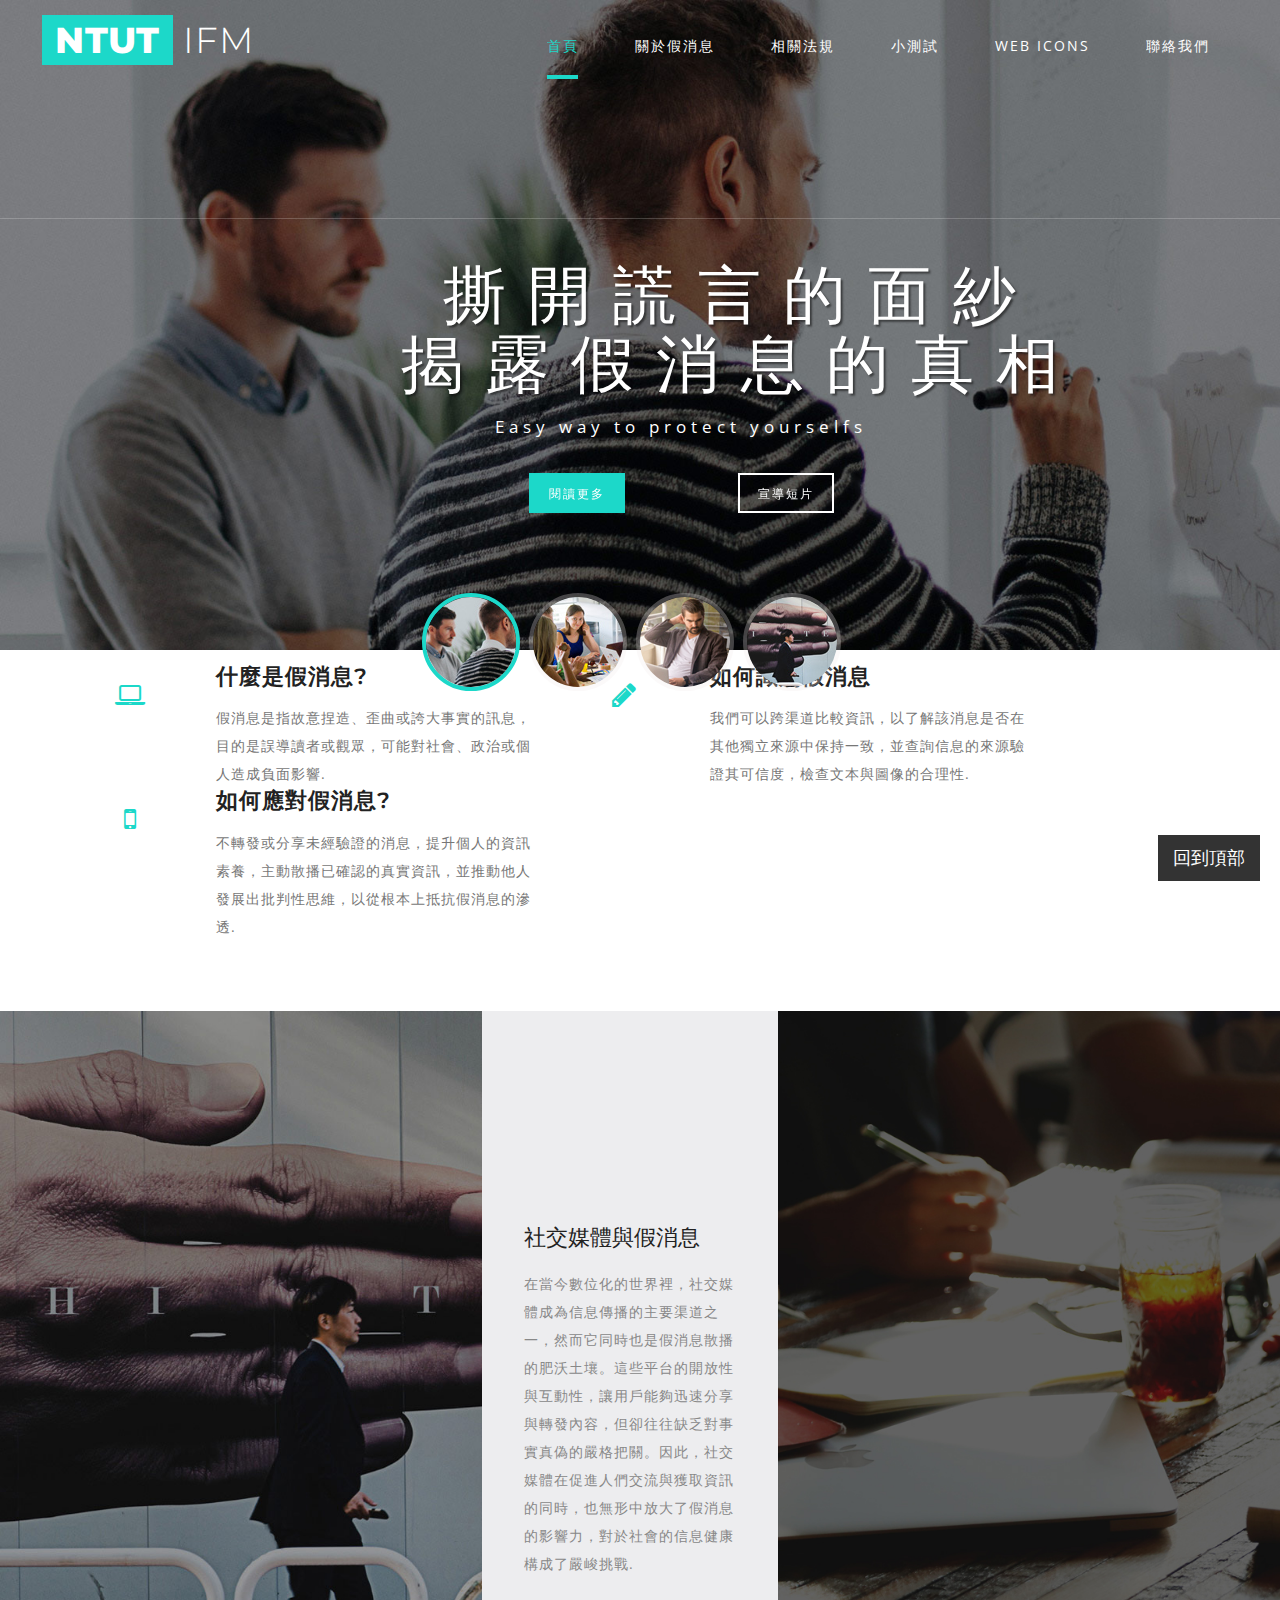
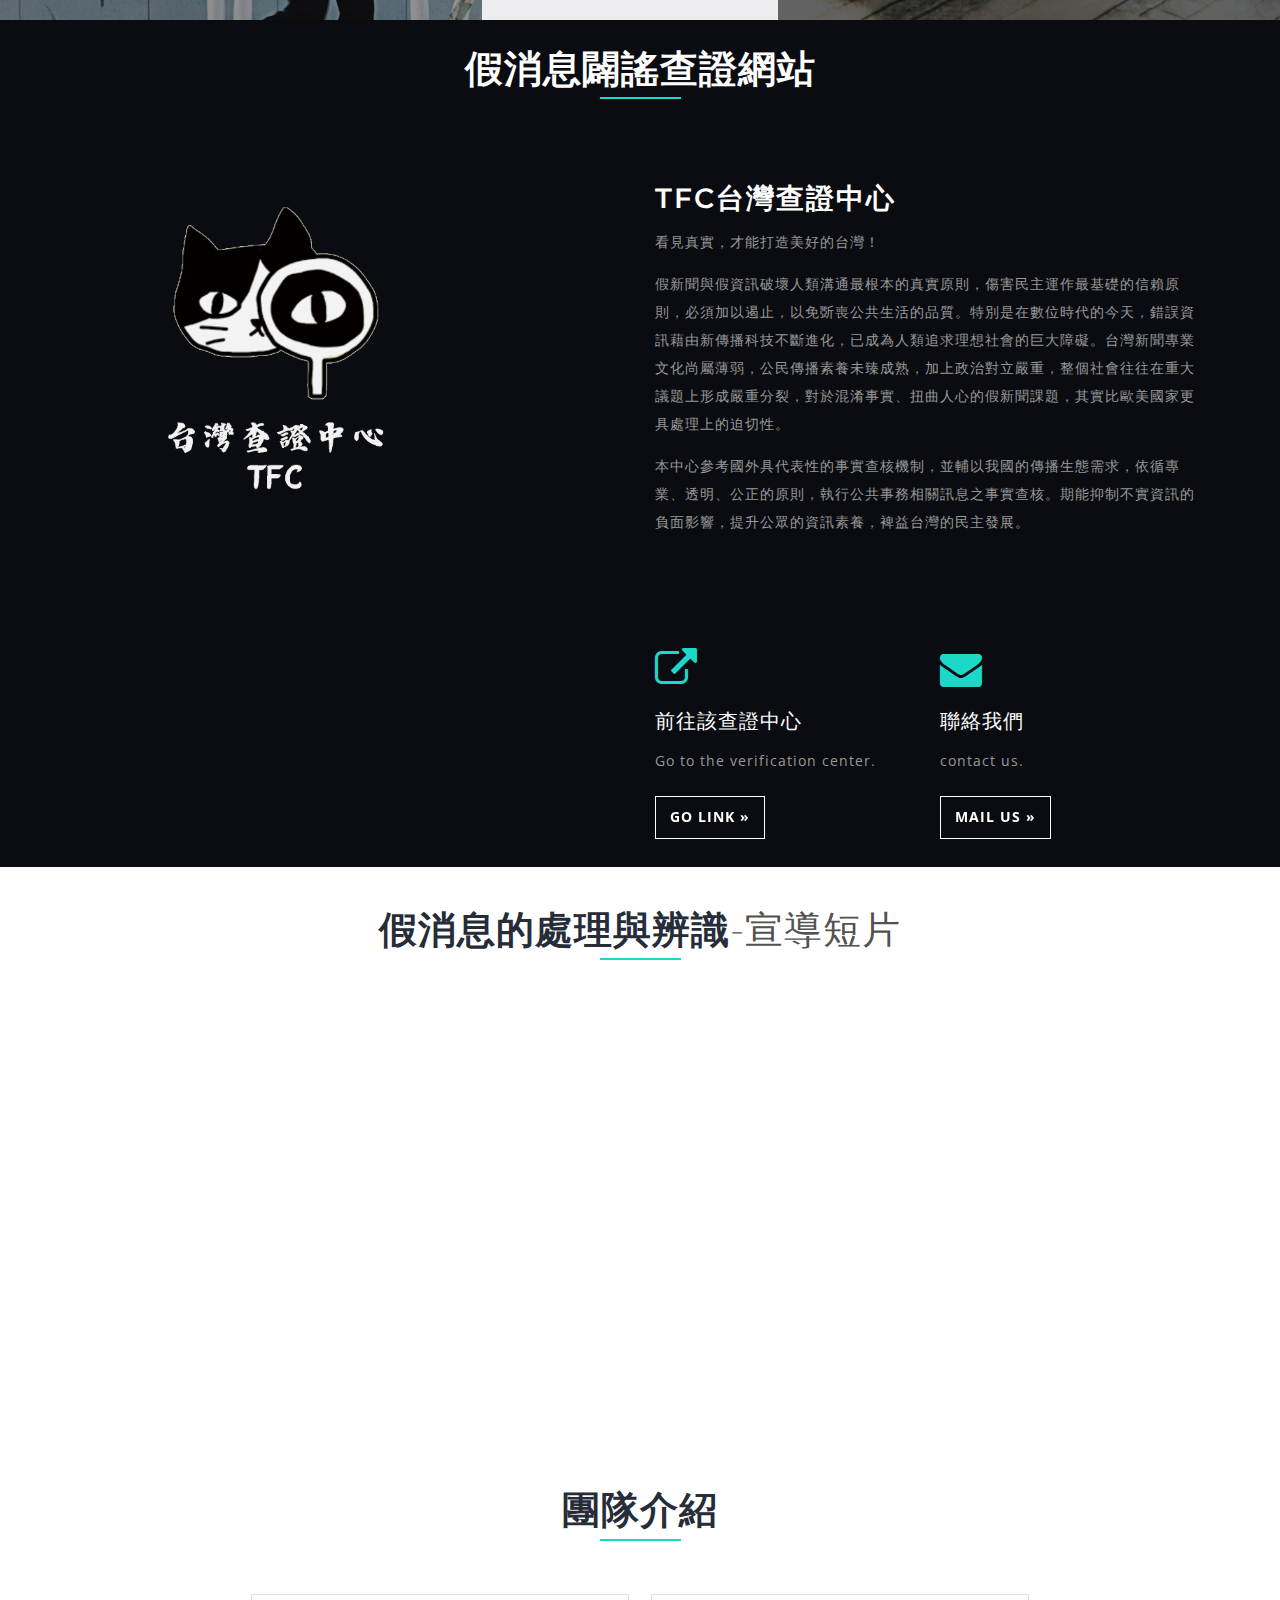
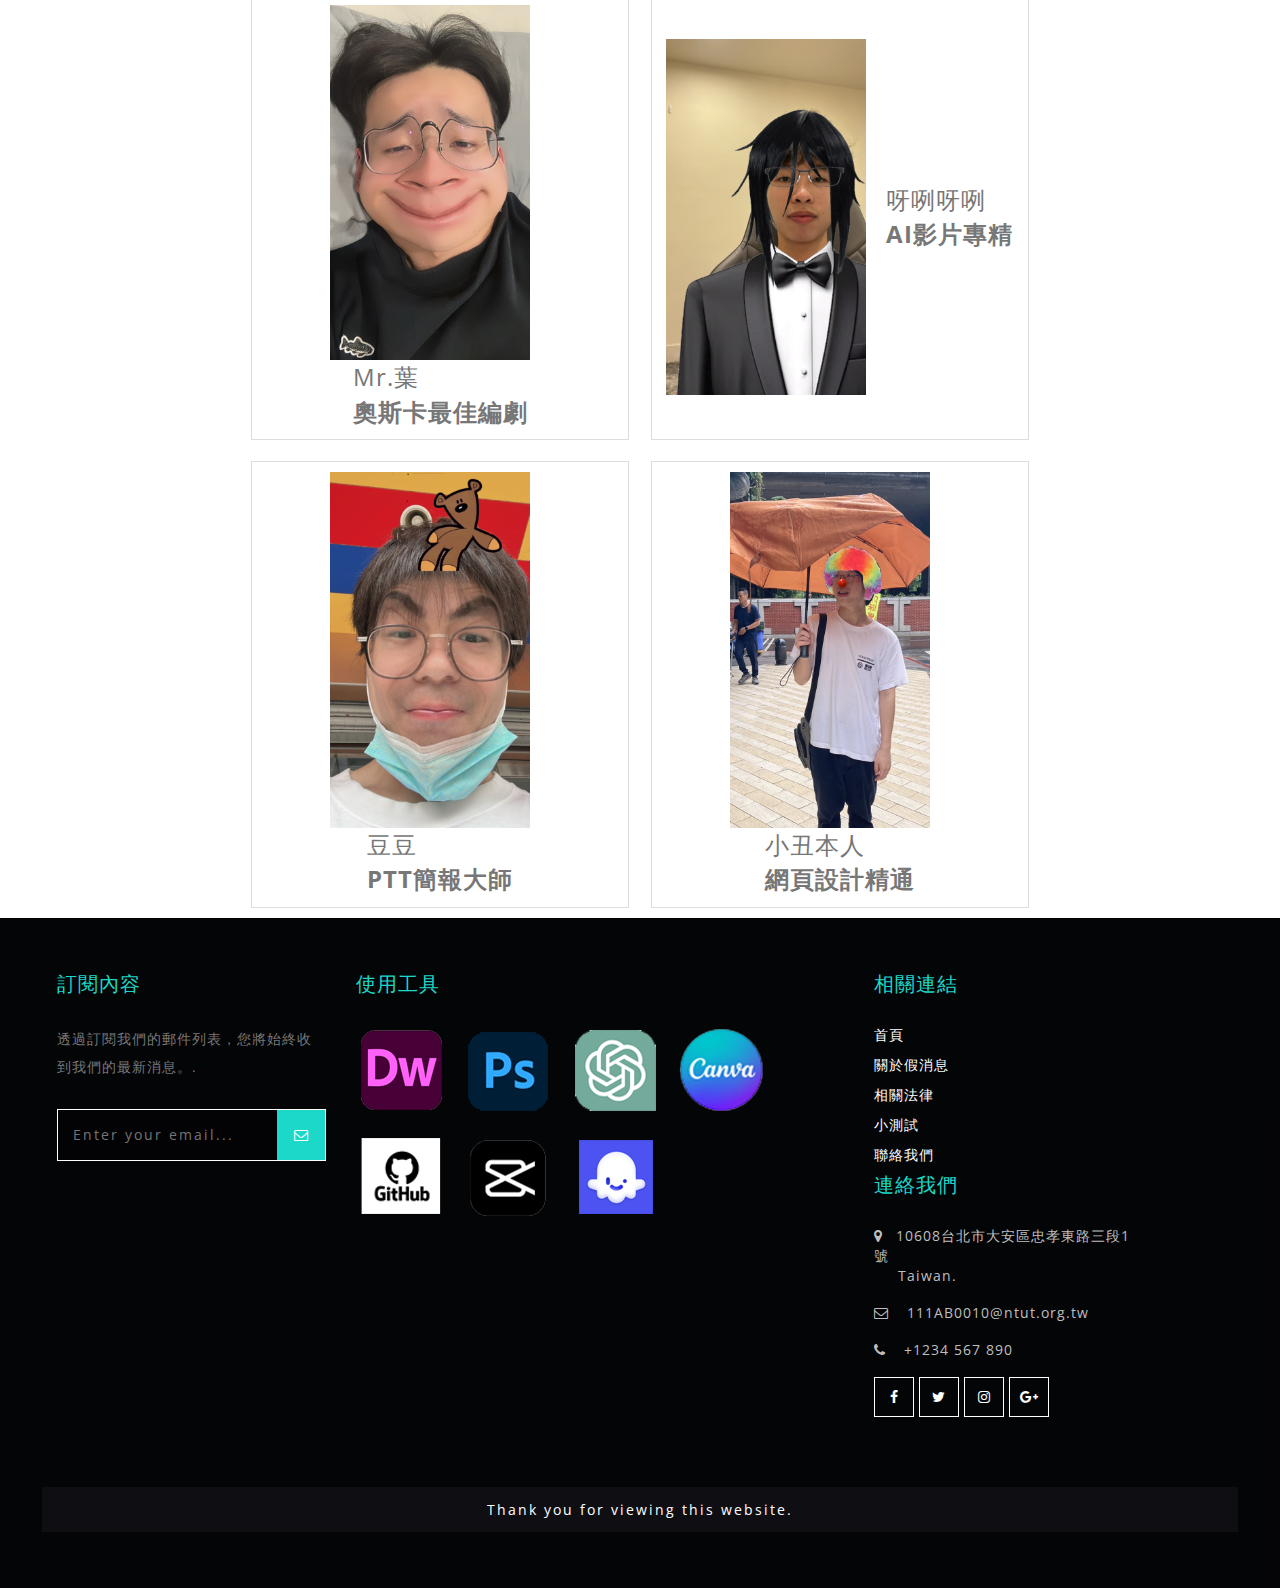
<file: index.html>
<!DOCTYPE html>
<html lang="zxx">

<head>
	<title>Home</title>
	<!-- custom-theme -->
	<meta name="viewport" content="width=device-width, initial-scale=1">
	<meta http-equiv="Content-Type" content="text/html; charset=utf-8" />
	<meta name="keywords" content="" />
	<script type="application/x-javascript">
		addEventListener("load", function () {
			setTimeout(hideURLbar, 0);
		}, false);

		function hideURLbar() {
			window.scrollTo(0, 1);
		}
	</script>
	<!-- //custom-theme -->
	<link href="css/bootstrap.css" rel="stylesheet" type="text/css" media="all" />
	<!-- Owl-carousel-CSS -->
	<link href="css/owl.carousel.css" rel="stylesheet">
	<link rel="stylesheet" href="css/team.css" type="text/css" media="all" />
	<link href="css/style.css" rel="stylesheet" type="text/css" media="all" />
	<!-- font-awesome-icons -->
	<link href="css/font-awesome.css" rel="stylesheet">
	<!-- //font-awesome-icons -->
	<link href="http://fonts.googleapis.com/css?family=Open+Sans:300,300i,400,400i,600,600i,700,700i,800" rel="stylesheet">
	<link href="http://fonts.googleapis.com/css?family=Montserrat:100,100i,200,200i,300,400,400i,500,500i,600,600i,700,700i,800" rel="stylesheet">
</head>

<body>
	<!-- banner -->

	<div class="main_section_agile" id="home">
		<div class="agileits_w3layouts_banner_nav">

			<nav class="navbar navbar-default">
				<div class="navbar-header navbar-left">
					<button type="button" class="navbar-toggle collapsed" data-toggle="collapse" data-target="#bs-example-navbar-collapse-1">
						<span class="sr-only">Toggle navigation</span>
						<span class="icon-bar"></span>
						<span class="icon-bar"></span>
						<span class="icon-bar"></span>
					</button>
					<h1><a class="navbar-brand" href="index.html"> <span>NTUT</span> IFM</a></h1>

				</div>
				<!-- Collect the nav links, forms, and other content for toggling -->
				<div class="collapse navbar-collapse navbar-right" id="bs-example-navbar-collapse-1">
					<nav class="link-effect-2" id="link-effect-2">
						<ul class="nav navbar-nav">
							<li class="active"><a href="index.html" class="effect-3">首頁</a></li>
							
							<li><a href="about66.html" class="effect-3">關於假消息</a></li>
							<li><a href="single.html" class="effect-3">相關法規</a></li>
							<li><a href="blog.html" class="effect-3">小測試</a></li>
							<li><a href="icons.html">Web Icons</a></li>
							<li><a href="mail.html" class="effect-3">聯絡我們</a></li>
						</ul>
					</nav>
				</div>
			</nav>
			<div class="clearfix"> </div>
		</div>
	</div>

	<div class="banner_top">
		<div class="slider">
			<div class="wrapper">
				<div class="agile_banner_text_info"				 >
					<div style="margin-left: 100px;">
					<h3>   撕 開 謊 言 的 面 紗</h3>
					<h3>揭 露 假 消 息 的 真 相</h3>
					</div>
					<p>Easy way to protect yourselfs</p>
					<div class="w3-button">
						<div class="w3ls-button">
							<a href="about66.html" class="hvr-shutter-out-vertical">閱讀更多</a>
						</div>
						<div class="w3l-button">
							<a href="https://youtu.be/kn8Em3V2iJA" class="hvr-shutter-out-vertical scroll" target="_blank">宣導短片</a>

						</div>
						<div class="clearfix"> </div>
					</div>


				</div>
				<!-- Slideshow 3 -->
				<ul class="rslides" id="slider">
					<li></li>
					<li></li>
					<li></li>
					<li></li>
				</ul>
				<!-- Slideshow 3 Pager -->
				<ul id="slider3-pager">
					<li><a href="#"><img src="images/banner11.jpg" data-selector="img" alt=""></a></li>
					<li><a href="#"><img src="images/banner22.jpg" data-selector="img" alt=""></a></li>
					<li><a href="#"><img src="images/banner33.jpg" data-selector="img" alt=""></a></li>
					<li><a href="#"><img src="images/banner44.jpg" data-selector="img" alt=""></a></li>

				</ul>
			</div>
		</div>
	</div>
	<!-- //banner -->

	<!-- //banner -->
	<!-- banner-bottom -->
	<div class="banner-bottom">
		<div class="container">
			<div class="col-md-4 agileits_banner_bottom_left">
				<div class="agileinfo_banner_bottom_pos">
					<div class="w3_agileits_banner_bottom_pos_grid">
						<div class="col-xs-3 wthree_banner_bottom_grid_left">
							<div class="agile_banner_bottom_grid_left_grid hvr-radial-out">
								<span class="fa fa-laptop" aria-hidden="true"></span>
							</div>
						</div>
						<div class="col-xs-9 wthree_banner_bottom_grid_right">
							<h4>什麼是假消息?</h4>
							<p>假消息是指故意捏造、歪曲或誇大事實的訊息，目的是誤導讀者或觀眾，可能對社會、政治或個人造成負面影響.</p>

						</div>
						<div class="clearfix"> </div>
					</div>
				</div>
			</div>
			<div class="col-md-4 agileits_banner_bottom_left">
				<div class="agileinfo_banner_bottom_pos">
					<div class="w3_agileits_banner_bottom_pos_grid">
						<div class="col-xs-3 wthree_banner_bottom_grid_left">
							<div class="agile_banner_bottom_grid_left_grid hvr-radial-out">
								<span class="fa fa-pencil" aria-hidden="true"></span>
							</div>
						</div>
						<div class="col-xs-9 wthree_banner_bottom_grid_right">
							<h4>如何識別假消息</h4>
							<p>我們可以跨渠道比較資訊，以了解該消息是否在其他獨立來源中保持一致，並查詢信息的來源驗證其可信度，檢查文本與圖像的合理性.</p>

						</div>
						<div class="clearfix"> </div>
					</div>
				</div>
			</div>
			<div class="col-md-4 agileits_banner_bottom_left">
				<div class="agileinfo_banner_bottom_pos">
					<div class="w3_agileits_banner_bottom_pos_grid">
						<div class="col-xs-3 wthree_banner_bottom_grid_left">
							<div class="agile_banner_bottom_grid_left_grid hvr-radial-out">
								<span class="fa fa-mobile" aria-hidden="true"></span>
							</div>
						</div>
						<div class="col-xs-9 wthree_banner_bottom_grid_right">
							<h4>如何應對假消息?</h4>
							<p>不轉發或分享未經驗證的消息，提升個人的資訊素養，主動散播已確認的真實資訊，並推動他人發展出批判性思維，以從根本上抵抗假消息的滲透.</p>

						</div>
						<div class="clearfix"> </div>
					</div>
				</div>
			</div>
			<div class="clearfix"> </div>
		</div>
	</div>
	<!-- //banner-bottom -->
	<!-- medile_section -->
	<div class="medile_section" id="three_grids">
		<div class="col-md-5 mid-one"> </div>
		<div class="col-md-3 mid-text-info">
			<h4>社交媒體與假消息</h4>
			<p>在當今數位化的世界裡，社交媒體成為信息傳播的主要渠道之一，然而它同時也是假消息散播的肥沃土壤。這些平台的開放性與互動性，讓用戶能夠迅速分享與轉發內容，但卻往往缺乏對事實真偽的嚴格把關。因此，社交媒體在促進人們交流與獲取資訊的同時，也無形中放大了假消息的影響力，對於社會的信息健康構成了嚴峻挑戰.</p>
		</div>
		<div class="col-md-4 mid-two"> </div>
		<div class="clearfix"> </div>

	</div>
	<!-- //medile_section -->
	<!-- /about -->
	<div class="about" id="welcome">
		<div class="container">
			<div class="wthree_head_section">
				<h3 class="w3l_header w3_agileits_header two">假消息闢謠查證網站<span></span></h3>
			</div>
			<div class="agile_wthree_inner_grids">

				<div class="col-md-6 about_agileinfo_grid_imgs">
					<img src="images/查證中心.gif" alt="" width="29%" />
				</div>

				<div class="col-md-6 about_agileinfo">
				  <h4>TFC台灣查證中心</h4>
					<p>看見真實，才能打造美好的台灣！</p>
					<p>假新聞與假資訊破壞人類溝通最根本的真實原則，傷害民主運作最基礎的信賴原則，必須加以遏止，以免斲喪公共生活的品質。特別是在數位時代的今天，錯誤資訊藉由新傳播科技不斷進化，已成為人類追求理想社會的巨大障礙。台灣新聞專業文化尚屬薄弱，公民傳播素養未臻成熟，加上政治對立嚴重，整個社會往往在重大議題上形成嚴重分裂，對於混淆事實、扭曲人心的假新聞課題，其實比歐美國家更具處理上的迫切性。</p>
					<p>本中心參考國外具代表性的事實查核機制，並輔以我國的傳播生態需求，依循專業、透明、公正的原則，執行公共事務相關訊息之事實查核。期能抑制不實資訊的負面影響，提升公眾的資訊素養，裨益台灣的民主發展。</p>
					
					<div class="mid-inner-info">
					  <div class="col-md-6 mid-inner-sec one">
						  <span class="fa fa-external-link" aria-hidden="true"></span>
					    <h5>前往該查證中心</h5>
							<p>Go to the verification center.</p>
							<div class="agileits-button two service">
						<a class="btn btn-primary btn-lg hvr-underline-from-left" href="https://tfc-	taiwan.org.tw/about/purpose" target="_blank" role="button">Go Link »</a>
							</div>


					  </div>
						
						<div class="col-md-6 mid-inner-sec">
							<span class="fa fa-envelope" aria-hidden="true"></span>
							<h5>聯絡我們</h5>
							<p>contact us.</p>
							<div class="agileits-button two service">
								<a class="btn btn-primary btn-lg hvr-underline-from-left" href="mail.html" role="button">Mail us »</a>
							</div>
						</div>
				  </div>

				</div>
				<div class="clearfix"></div>
			</div>
		</div>
	</div>
	<!-- Modal4 -->
	<div class="modal fade" id="myModal4" tabindex="-1" role="dialog">
		<div class="modal-dialog">
			<!-- Modal content-->
			<div class="modal-content">
				<div class="modal-header">
					<button type="button" class="close" data-dismiss="modal">&times;</button>
					<div class="modal-info">
						<h4>Publicize</h4>
						<img src="images/banner2.jpg" alt=" " class="img-responsive" />
						<h5>Sub Heading here</h5>
						<p class="para-agileits-w3layouts">Duis sit amet nisi quis leo fermentum vestibulum vitae eget augue. Nulla quam nunc, vulputate id urna at, tempor tincidunt
							metus. Sed feugiat quam nec mauris mattis malesuada.</p>
					</div>
				</div>
			</div>
		</div>
	</div>
	<!-- //Modal4 -->
<div class="agile_testimonials" id="testimonials">
    <div class="container">
        <div class="wthree_head_section">
            <h3 class="w3l_header w3_agileits_header">假消息的處理與辨識<span>-宣導短片</span></h3>
            <p>&nbsp;</p>
            <p>&nbsp;</p>
        </div>
        
        <!-- 影片嵌入 -->
        <div style="text-align: center;">
            <iframe width="720" height="400" src="https://www.youtube.com/embed/kn8Em3V2iJA" frameborder="0" allow="accelerometer; autoplay; clipboard-write; encrypted-media; gyroscope; picture-in-picture" allowfullscreen></iframe>
        </div>
    </div>
</div>

	<!--//about -->
		<!-- team -->
	<div id="team" class="team featured_services">
		<div class="container">
			<div class="wthree_head_section">
				<h3 class="w3l_header w3_agileits_header">團隊介紹</h3>
			</div>
			
		  </div>
	</div>
	
	
<div class="tool-container">
  <div class="tool">
            <img src="images/成員1.jpg" alt="VS Code">
            <p>Mr.葉<br>
    <strong>奧斯卡最佳編劇</strong></p></div>
        <div class="tool">
            <img src="images/成員2.jpg" alt="VS Code">
            <p>呀咧呀咧<br>
          <strong>AI影片專精</strong></p></div>
        <div class="tool">
            <img src="images/成員3.jpg" alt="Figma">
            <p>豆豆<br>
          <strong>PTT簡報大師</strong></p></div>
	<div class="tool">
      <img src="images/成員4.jpg" alt="Figma">
            <p>小丑本人<br>
      <strong>網頁設計精通</strong></p></div>
        </div>
	
        
       
  
	
	<!-- team -->

	<!-- stats --><!-- //stats -->
	<!-- services -->
	
	<!-- //services -->
	<!-- /services -->
	
	<!--// Gallery -->
	<!-- agile_testimonials -->
	
	<!-- //agile_testimonials -->

	
	
	
<!-- /map -->
	<div class="map"></div>
	<!-- //map -->
	<!-- footer -->
	<div class="footer">
		<div class="f-bg-w3l">
				<div class="col-md-3 w3layouts_footer_grid">
					<h2><span>訂閱內容</span></h2>
					<p>透過訂閱我們的郵件列表，您將始終收到我們的最新消息。.</p>
					<form action="#" method="post">
						<input type="email" name="Email" placeholder="Enter your email..." required="">
						<button class="btn1"><i class="fa fa-envelope-o" aria-hidden="true"></i></button>
						<div class="clearfix"> </div>
					</form>
					
				
				</div>
				<div class="col-md-4 w3layouts_footer_grid">
					<h3><span>使用工具</span></h3>
					 <ul class="con_inner_text midimg">
						<li><a href="#"><img src="images/end1.png" alt="" class="img-responsive" /></a></li>
					    <li><a href="#"><img src="images/end2.png" alt="" class="img-responsive" /></a></li>
						<li><a href="#"><img src="images/end3.png" alt="" class="img-responsive" /></a></li>
						<li><a href="#"><img src="images/end4.png" alt="" class="img-responsive" /></a></li>
						<li><a href="#"><img src="images/end5.png" alt="" class="img-responsive" /></a></li>
					    <li><a href="#"><img src="images/end6.png" alt="" class="img-responsive" /></a></li>
						 <li><a href="#"><img src="images/end7.png" alt="" class="img-responsive" /></a></li>
						<li></li>
				     </ul>
					
				</div>
				<div class="col-md-2 w3layouts_footer_grid">
				  <h3><span>相關連結</span> </h3>
					  <ul class="links">
							<li><a href="index.html">首頁</a></li>
							<li><a href="about66.html">關於假消息</a></li>
							<li><a href="single.html">相關法律</a>							</li>
							<li><a href="blog.html">小測試</a></li>
							<li><a href="mail.html">聯絡我們</a></li>
						</ul>
				</div>
				<div class="col-md-3 w3layouts_footer_grid">
					<h2><span>連絡我們</span></h2>
					    <ul class="con_inner_text">
							<li><span class="fa fa-map-marker" aria-hidden="true"></span>10608台北市大安區忠孝東路三段1號 <label> Taiwan.</label></li>
							<li><span class="fa fa-envelope-o" aria-hidden="true"></span> <a href="mailto:info@example.com">111AB0010@ntut.org.tw</a></li>
							<li><span class="fa fa-phone" aria-hidden="true"></span> +1234 567 890</li>
						</ul>

					<ul class="social_agileinfo">
						<li><a href="#" class="w3_facebook"><i class="fa fa-facebook"></i></a></li>
						<li><a href="#" class="w3_twitter"><i class="fa fa-twitter"></i></a></li>
						<li><a href="#" class="w3_instagram"><i class="fa fa-instagram"></i></a></li>
						<li><a href="#" class="w3_google"><i class="fa fa-google-plus"></i></a></li>
					</ul>
				</div>


				<div class="clearfix"> </div>
					<p class="copyright"> Thank you for viewing this website.</p>
			</div>
	</div>
	<!-- //footer -->
<button id="backToTopBtn">回到頂部</button>

	<!-- js -->
	<script type="text/javascript" src="js/jquery-2.1.4.min.js"></script>
	<!-- //js -->
	<!-- stats -->
	<script src="js/jquery.waypoints.min.js"></script>
	<script src="js/jquery.countup.js"></script>
	<script>
		$('.counter').countUp();
	</script>
	<!-- //stats -->
	<!-- Slider script -->
	<script src="js/responsiveslides.min.js"></script>
	<script>
		// You can also use "$(window).load(function() {"
		$(function () {
			$("#slider").responsiveSlides({
				auto: true,
				nav: true,
				manualControls: '#slider3-pager',
			});
		});
	</script>

	<!-- /nav -->
	<!-- requried-jsfiles-for owl -->
	<script src="js/owl.carousel.js"></script>
	<script>
		$(document).ready(function () {
			$("#owl-demo2").owlCarousel({
				items: 1,
				lazyLoad: false,
				autoPlay: true,
				navigation: false,
				navigationText: false,
				pagination: true,
			});
		});
	</script>
	<!-- //requried-jsfiles-for owl -->

	<script src="js/modernizr-2.6.2.min.js"></script>
	<!-- //nav -->
	<!-- js for portfolio lightbox -->
	<script src="js/jquery.chocolat.js "></script>
	<link rel="stylesheet " href="css/chocolat.css " type="text/css" media="all" />
	<!--light-box-files -->
	<script type="text/javascript ">
		$(function () {
			$('.portfolio-grids a').Chocolat();
		});
	</script>
	<!-- /js for portfolio lightbox -->


	<script type="text/javascript" src="js/bootstrap-3.1.1.min.js"></script>
<script>// 滾動到頁面頂部的功能
 
     
    
document.getElementById('backToTopBtn').addEventListener('click', function() {
    scrollToTop();
});

// 平滑滾動到頁面頂部的功能
function scrollToTop() {
    const scrollDuration = 300; // 滾動持續時間（毫秒）
    const scrollStep = -window.scrollY / (scrollDuration / 15); // 每步滾動的距離

    const scrollInterval = setInterval(function(){
        if (window.scrollY != 0) {
            window.scrollBy(0, scrollStep);
        } else {
            clearInterval(scrollInterval);
        }
    }, 15);
}</script>

</body>

</html>
</file>
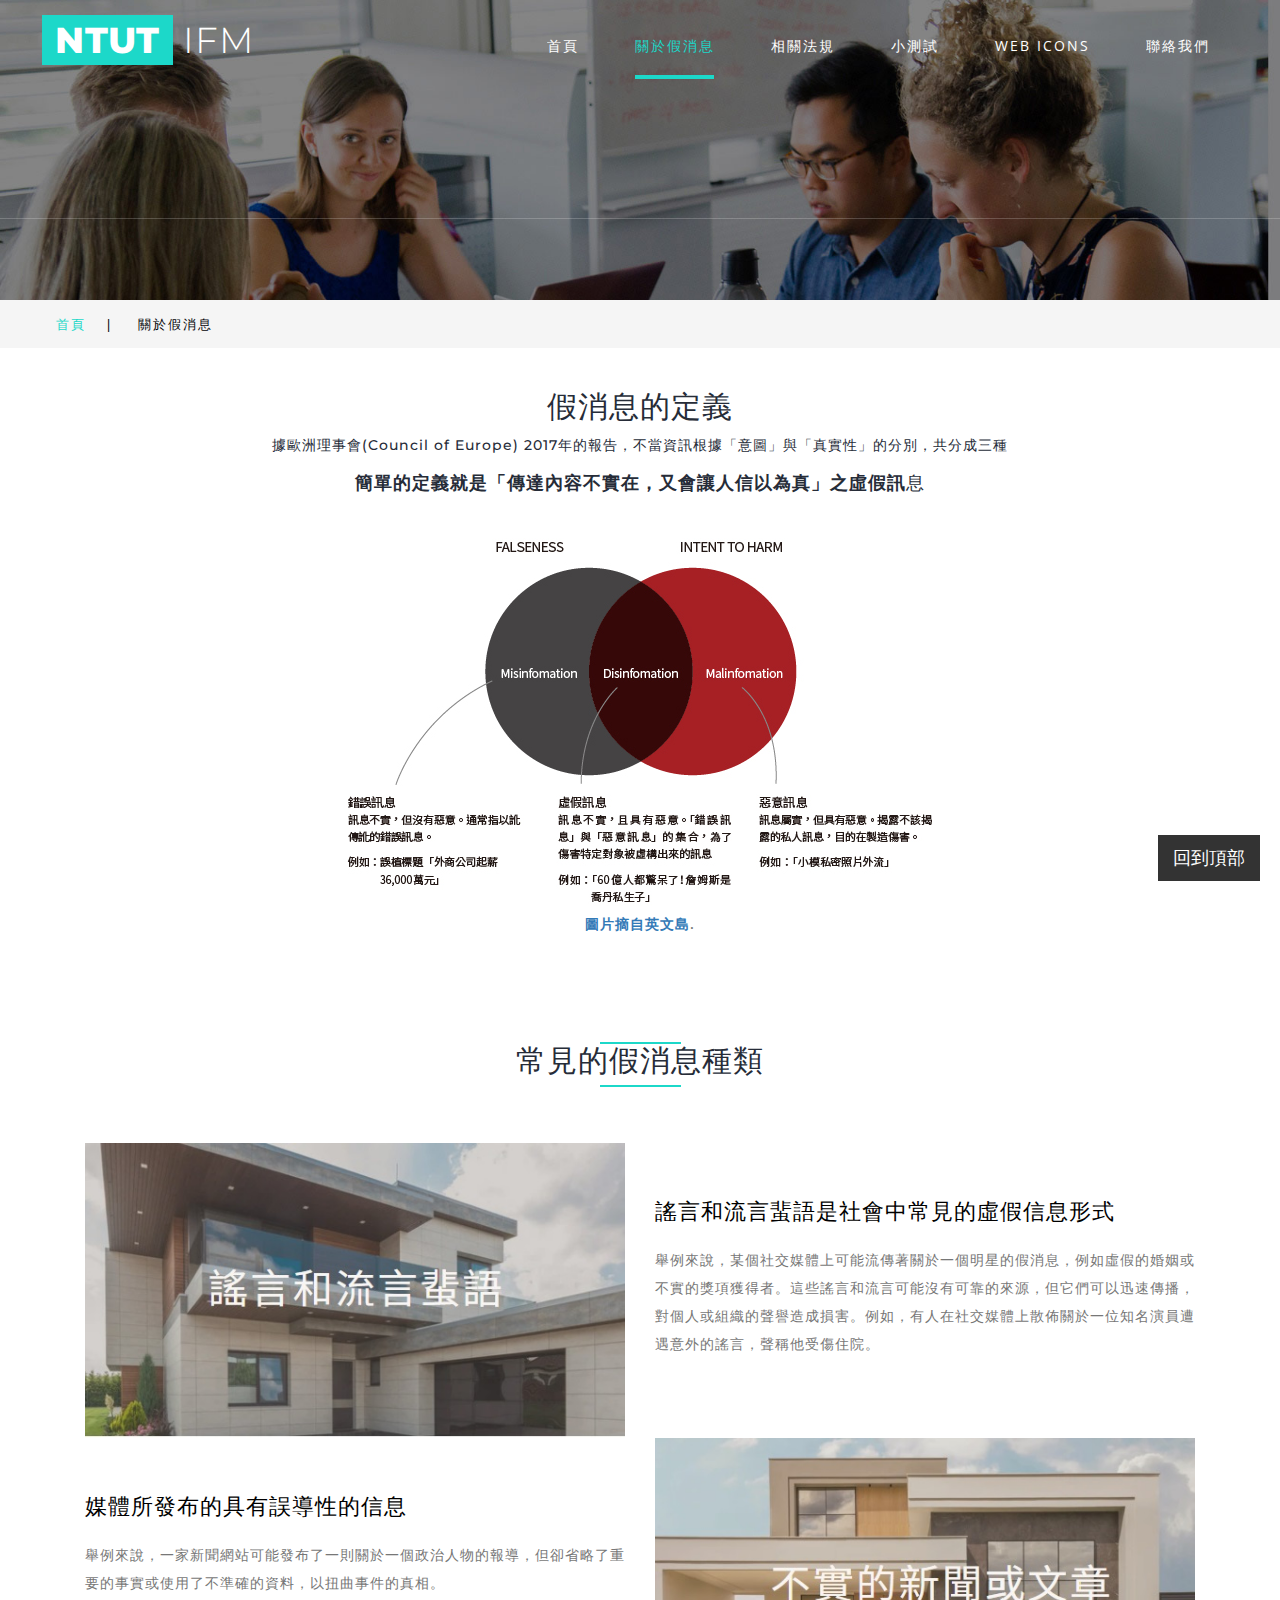
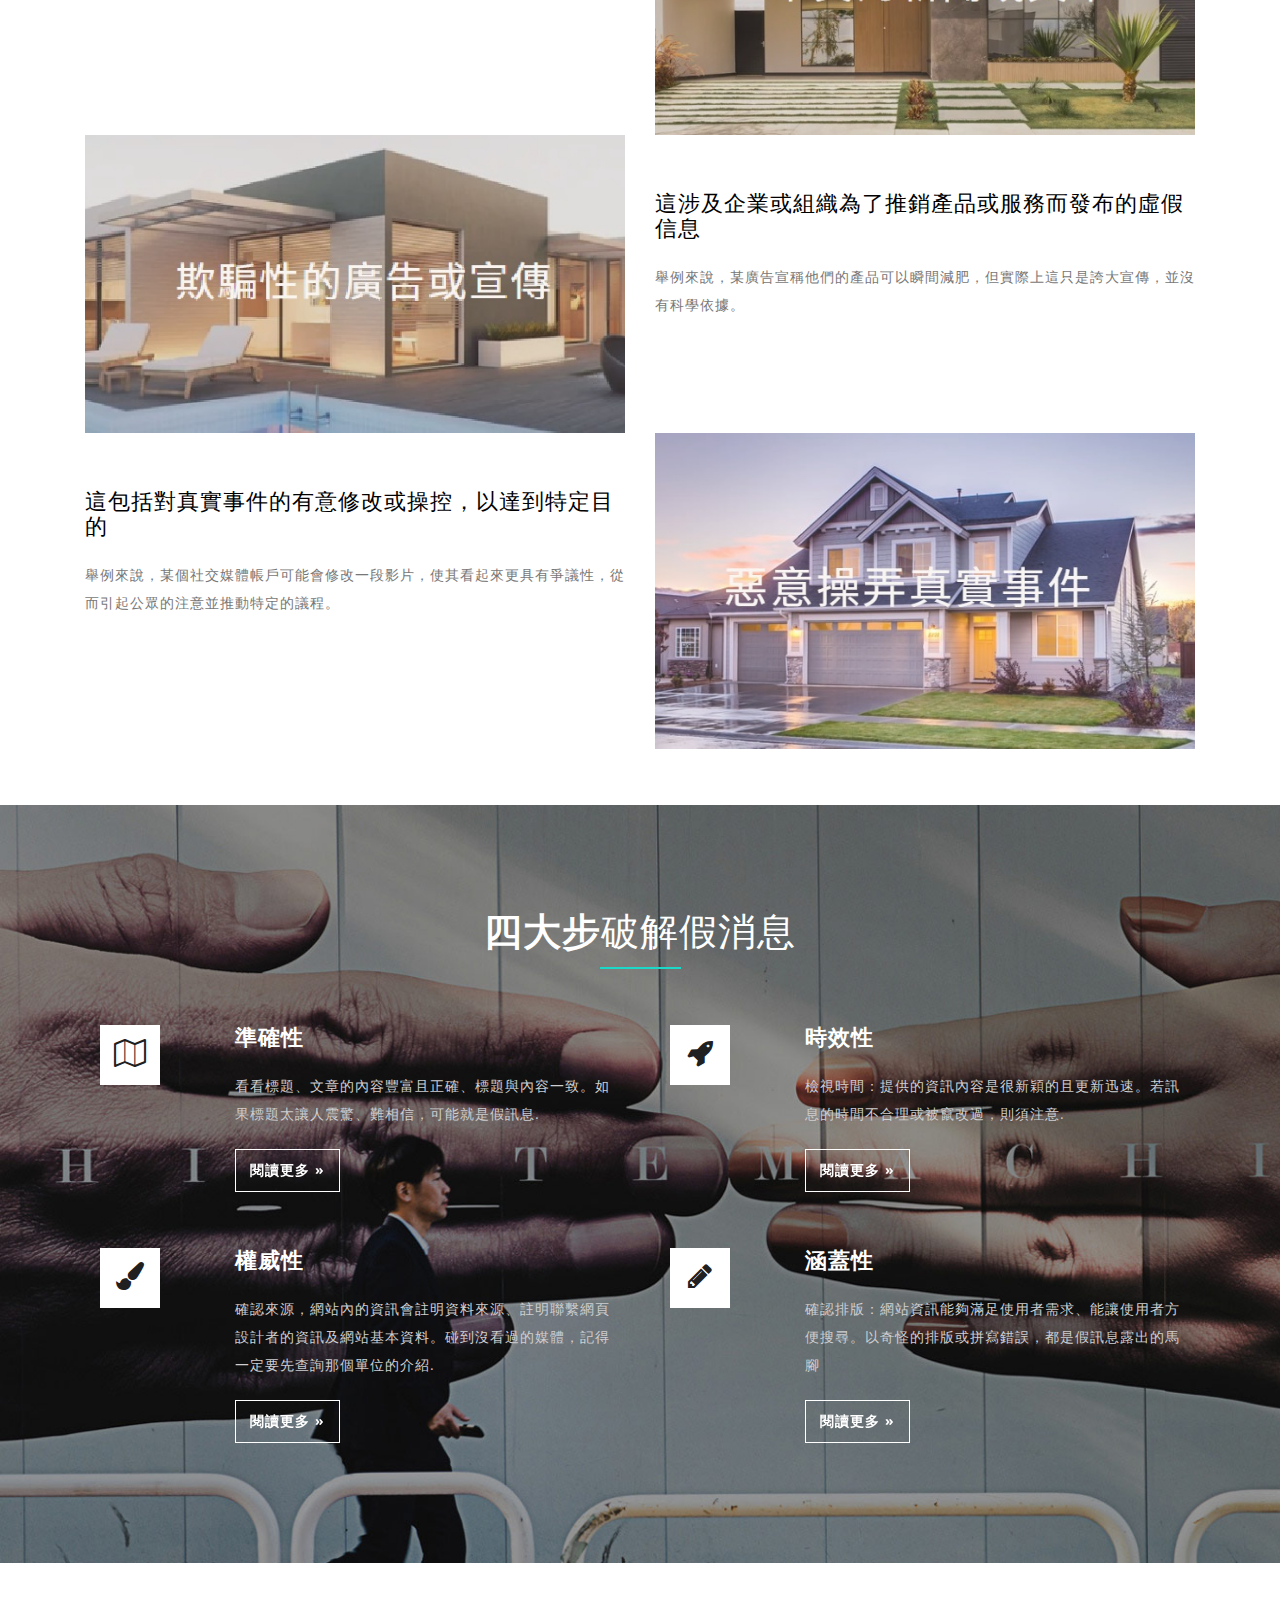
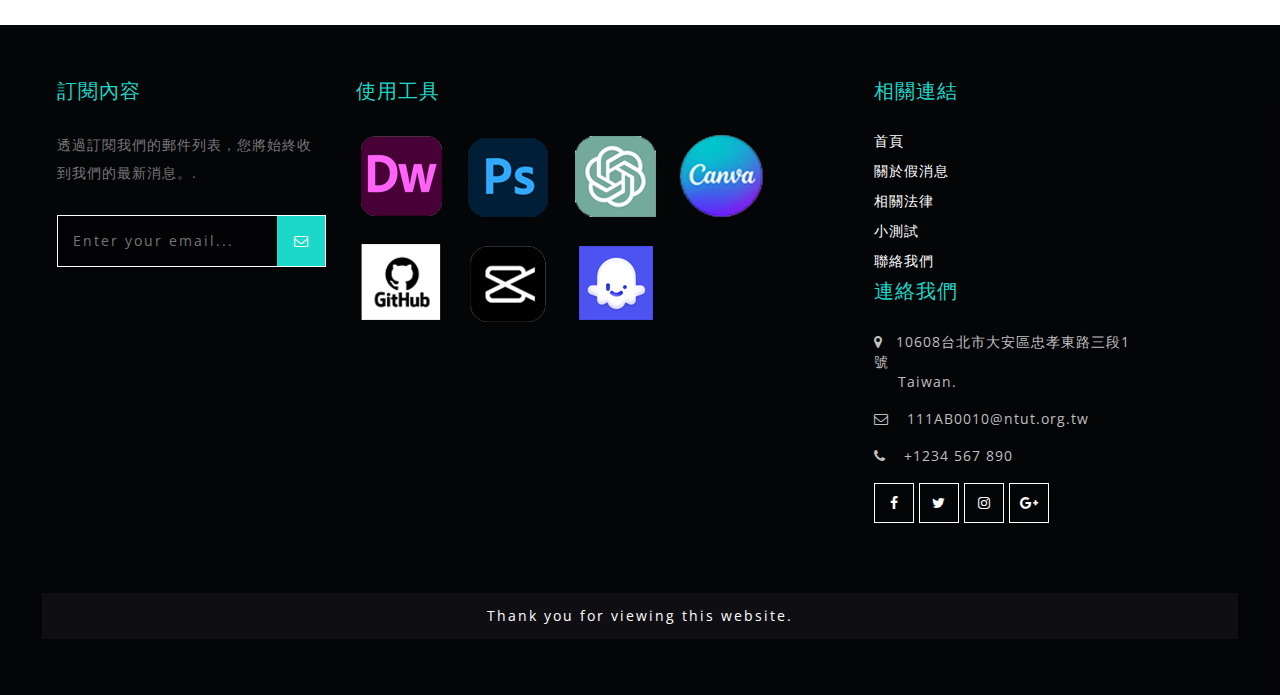
<file: about66.html>
<!DOCTYPE html>
<html lang="zxx">

<head>
	<title>About</title>
	<!-- custom-theme -->
	<meta name="viewport" content="width=device-width, initial-scale=1">
	<meta http-equiv="Content-Type" content="text/html; charset=utf-8" />
	<meta name="keywords" content="" />
	<script type="application/x-javascript">
		addEventListener("load", function () {
			setTimeout(hideURLbar, 0);
		}, false);

		function hideURLbar() {
			window.scrollTo(0, 1);
		}
	</script>
	<!-- //custom-theme -->
	<link href="css/bootstrap.css" rel="stylesheet" type="text/css" media="all" />
	<!-- Owl-carousel-CSS -->
	<link href="css/owl.carousel.css" rel="stylesheet">
	<link rel="stylesheet" href="css/team.css" type="text/css" media="all" />
	<link href="css/style.css" rel="stylesheet" type="text/css" media="all" />
	<!-- font-awesome-icons -->
	<link href="css/font-awesome.css" rel="stylesheet">
	<!-- //font-awesome-icons -->
	<link href="http://fonts.googleapis.com/css?family=Open+Sans:300,300i,400,400i,600,600i,700,700i,800" rel="stylesheet">
	<link href="http://fonts.googleapis.com/css?family=Montserrat:100,100i,200,200i,300,400,400i,500,500i,600,600i,700,700i,800" rel="stylesheet">
</head>

<body>
	<!-- banner -->

	<div class="main_section_agile inner" id="home">
		<div class="agileits_w3layouts_banner_nav">

			<nav class="navbar navbar-default">
				<div class="navbar-header navbar-left">
					<button type="button" class="navbar-toggle collapsed" data-toggle="collapse" data-target="#bs-example-navbar-collapse-1">
						<span class="sr-only">Toggle navigation</span>
						<span class="icon-bar"></span>
						<span class="icon-bar"></span>
						<span class="icon-bar"></span>
					</button>
					<h1><a class="navbar-brand" href="index.html"> <span>NTUT</span> IFM</a></h1>
				</div>
				<!-- Collect the nav links, forms, and other content for toggling -->
				
				<div class="collapse navbar-collapse navbar-right" id="bs-example-navbar-collapse-1">
					<nav class="link-effect-2" id="link-effect-2">
						<ul class="nav navbar-nav">
							<li ><a href="index.html" class="effect-3">首頁</a></li>
							
							<li class="active"><a href="about66.html" class="effect-3">關於假消息</a></li>
							<li><a href="single.html" class="effect-3">相關法規</a></li>
							<li><a href="blog.html" class="effect-3">小測試</a></li>
							
							<li><a href="icons.html">Web Icons</a></li>
							<li><a href="mail.html" class="effect-3">聯絡我們</a></li>
						</ul>
					</nav>
				</div>
			</nav>
			<div class="clearfix"> </div>
		</div>
	</div>
	<!-- //banner -->
	<!--/w3_short-->
	<div class="services-breadcrumb">
		<div class="agile_inner_breadcrumb">

			<ul class="w3_short">
				<li><a href="index.html">首頁</a><span>|</span></li>
				<li>關於假消息</li>
			</ul>
		</div>
	</div>
	<!--//w3_short-->
	<!--/count --><!--//count -->
	<div id="team" class="team featured_services">
		
		<div class="container">
			<div class="event-left1 w3-agile-event-left1">
						
							
							
						<div class="w3l_header w3_agileits_header w3-event-left1-right">
							<h2>假消息的定義</h2>
						  <h3><p>&nbsp;</p></h3>
							
							<h5>據歐洲理事會(Council of Europe) 2017年的報告，不當資訊根據「意圖」與「真實性」的分別，共分成三種</h5>
						  <p>&nbsp;</p>
							<h4><strong>簡單的定義就是「傳達內容不實在，又會讓人信以為真」之虛假訊</strong>息</h4>
							<p>&nbsp;</p>
							<img src="images/假消息.jpg" alt="img">
						  <p><a href="https://www.eisland.com.tw/Main.php?stat=a_YbjONZS">圖片摘自英文島</a>.</p>
							<p>&nbsp;</p>
							

							
							
						  <p>&nbsp;</p>
							<p>&nbsp;</p>
							<p>&nbsp;</p>
						  <p>&nbsp;</p>
              </div>
				
				
			<div class="w3l_header w3_agileits_header
			w3-event-left1-right">
					<h2>常見的假消息種類</h2>
			</div>
				
			<div class="agile_wthree_inner_grids">
				<div id="horizontalTab">
					
					<div class="resp-tabs-container">

						<div class="tab1">
							<div class="col-md-6 tab-info-img">
								<img src="images/假消息種類1.jpg" alt="img">
							</div>
							<div class="col-md-6 tab-info">
								<b><h4>謠言和流言蜚語是社會中常見的虛假信息形式</h4></b>
								<p>舉例來說，某個社交媒體上可能流傳著關於一個明星的假消息，例如虛假的婚姻或不實的獎項獲得者。這些謠言和流言可能沒有可靠的來源，但它們可以迅速傳播，對個人或組織的聲譽造成損害。例如，有人在社交媒體上散佈關於一位知名演員遭遇意外的謠言，聲稱他受傷住院。</p>

							</div>
							<div class="clearfix"></div>
						</div>

						<div class="tab2">

							<div class="col-md-6 tab-info">
								<h4>媒體所發布的具有誤導性的信息</h4>
								<p>舉例來說，一家新聞網站可能發布了一則關於一個政治人物的報導，但卻省略了重要的事實或使用了不準確的資料，以扭曲事件的真相。</p>

							</div>
							<div class="col-md-6 tab-info-img">
								<img src="images/假消息種類2.jpg" alt="img">
							</div>
							<div class="clearfix"></div>

						</div>

						<div class="tab3">

							<div class="col-md-6 tab-info-img">
								<img src="images/假消息種類3.jpg" alt="img">
							</div>
							<div class="col-md-6 tab-info">
								<h4>這涉及企業或組織為了推銷產品或服務而發布的虛假信息</h4>
								<p>舉例來說，某廣告宣稱他們的產品可以瞬間減肥，但實際上這只是誇大宣傳，並沒有科學依據。</p>

							</div>
							<div class="clearfix"></div>
						</div>
						<div class="tab4">

							<div class="col-md-6 tab-info">
								<h4>這包括對真實事件的有意修改或操控，以達到特定目的</h4>
								<p>舉例來說，某個社交媒體帳戶可能會修改一段影片，使其看起來更具有爭議性，從而引起公眾的注意並推動特定的議程。</p>

							</div>
							<div class="col-md-6 tab-info-img">
								<img src="images/假消息種類4.jpg" alt="img">
							</div>
							<div class="clearfix"></div>
						</div>

						<div class="clearfix"> </div>
					</div>
				</div>
			</div>
		</div>
	</div>
				 
				
			
						<div class="priceing-table-main">
						  <div class="clearfix"> </div>
			</div>
		
	
<!-- Modal1 -->
						<div class="modal fade" id="myModal1" role="dialog">
							<div class="modal-dialog">
							<!-- Modal content-->
								<div class="modal-content">
									<div class="modal-header book-form">
										<button type="button" class="close" data-dismiss="modal">&times;</button>
										<h4>Sign up Form</h4>
										<form action="#" method="post">
												<input type="text" name="Name" placeholder="Your Name" required=""/>
												<input type="text" name="Email" class="email" placeholder="Email" required=""/>
												<input type="password" name="Password" class="password" placeholder="Password" required=""/>	
												<div class="check-box">
													<input name="chekbox" type="checkbox" id="brand" value="">
													<label for="brand"><span></span>Remember Me.</label>
												</div>
												<input type="submit" value="Sign Up">
											</form>
									</div>
								</div>
							</div>
						</div>
						<!-- //Modal1 -->
	<!-- medile_section -->
	<div class="medile_section" id="three_grids">
	  <div class="clearfix"> </div>

	</div>
	<!-- //medile_section -->
	<!-- team --><!-- //banner_bottom_w3ls_agile -->
<div class="services" id="services">
		<div class="container">
			<div class="wthree_head_section">
				<h3 class="w3l_header w3_agileits_header two">四大步<span>破解假消息</span></h3>
			</div>
			<div class="agile_wthree_inner_grids">
				<div class="col-md-6 agileits_banner_bottom_left">
					<div class="agileinfo_banner_bottom_pos">
						<div class="w3_agileits_banner_bottom_pos_grid two">
							<div class="col-xs-3 wthree_banner_bottom_grid_left">
								<div class="agile_banner_bottom_grid_left_grid hvr-radial-out">
									<span class="fa fa-map-o" aria-hidden="true"></span>
								</div>
							</div>
							<div class="col-xs-9 wthree_banner_bottom_grid_right">
								<h4 class="sub_service_agileits">準確性</h4>
								<p>看看標題、文章的內容豐富且正確、標題與內容一致。如果標題太讓人震驚、難相信，可能就是假訊息. </p>
								<div class="agileits-button two service">
									<a class="btn btn-primary btn-lg hvr-underline-from-left" href="https://pubmed.ncbi.nlm.nih.gov/37263771/" target="_blank" role="button">閱讀更多 »</a>

</div>
						  </div>
							<div class="clearfix"> </div>
						</div>
					</div>
				</div>
				<div class="col-md-6 agileits_banner_bottom_left">
					<div class="agileinfo_banner_bottom_pos">
						<div class="w3_agileits_banner_bottom_pos_grid two">
							<div class="col-xs-3 wthree_banner_bottom_grid_left">
								<div class="agile_banner_bottom_grid_left_grid hvr-radial-out">
									<span class="fa fa-rocket" aria-hidden="true"></span>
								</div>
							</div>
							<div class="col-xs-9 wthree_banner_bottom_grid_right">
								<h4 class="sub_service_agileits">時效性</h4>
								<p>檢視時間：提供的資訊內容是很新穎的且更新迅速。若訊息的時間不合理或被竄改過，則須注意. </p>
								<div class="agileits-button two service">
									<a class="btn btn-primary btn-lg hvr-underline-from-left" href="https://pubmed.ncbi.nlm.nih.gov/37263771/" target="_blank" role="button">閱讀更多 »</a>

</div>
								</div>
							</div>
							<div class="clearfix"> </div>
						</div>
					</div>
				</div>
				<div class="col-md-6 agileits_banner_bottom_left two">
					<div class="agileinfo_banner_bottom_pos">
						<div class="w3_agileits_banner_bottom_pos_grid two">
							<div class="col-xs-3 wthree_banner_bottom_grid_left">
								<div class="agile_banner_bottom_grid_left_grid hvr-radial-out">
									<span class="fa fa-paint-brush" aria-hidden="true"></span>
								</div>
							</div>
							<div class="col-xs-9 wthree_banner_bottom_grid_right">
								<h4 class="sub_service_agileits">權威性</h4>
								<p>確認來源，網站內的資訊會註明資料來源、註明聯繫網頁設計者的資訊及網站基本資料。碰到沒看過的媒體，記得一定要先查詢那個單位的介紹. </p>
								<div class="agileits-button two service">
									<a class="btn btn-primary btn-lg hvr-underline-from-left" href="https://pubmed.ncbi.nlm.nih.gov/37263771/"
									    target="_blank"
									   role="button">閱讀更多 »</a>
								</div>
							</div>
							<div class="clearfix"> </div>
						</div>
					</div>
				</div>
				<div class="col-md-6 agileits_banner_bottom_left two">
					<div class="agileinfo_banner_bottom_pos">
						<div class="w3_agileits_banner_bottom_pos_grid two">
							<div class="col-xs-3 wthree_banner_bottom_grid_left">
								<div class="agile_banner_bottom_grid_left_grid hvr-radial-out">
									<span class="fa fa-pencil" aria-hidden="true"></span>
								</div>
							</div>
							<div class="col-xs-9 wthree_banner_bottom_grid_right">
								<h4 class="sub_service_agileits">涵蓋性</h4>
								<p>確認排版：網站資訊能夠滿足使用者需求、能讓使用者方便搜尋。以奇怪的排版或拼寫錯誤，都是假訊息露出的馬腳 </p>
								<div class="agileits-button two service">
									<a class="btn btn-primary btn-lg hvr-underline-from-left" href="https://pubmed.ncbi.nlm.nih.gov/37263771/"
									    target="_blank"
									   role="button">閱讀更多 »</a>
								</div>
							</div>
							<div class="clearfix"> </div>
						</div>
					</div>
				</div>

				<div class="clearfix"> </div>
			</div>
		</div>
	</div>

	<!-- //banner -->
	<!-- banner-bottom -->
	

	<!-- team -->
<p>&nbsp;</p>
	<!-- footer -->
	<div class="footer">
		<div class="f-bg-w3l">
				<div class="col-md-3 w3layouts_footer_grid">
					<h2><span>訂閱內容</span></h2>
					<p>透過訂閱我們的郵件列表，您將始終收到我們的最新消息。.</p>
					<form action="#" method="post">
						<input type="email" name="Email" placeholder="Enter your email..." required="">
						<button class="btn1"><i class="fa fa-envelope-o" aria-hidden="true"></i></button>
						<div class="clearfix"> </div>
					</form>
					
				
				</div>
				<div class="col-md-4 w3layouts_footer_grid">
					<h3><span>使用工具</span></h3>
					 <ul class="con_inner_text midimg">
						<li><a href="#"><img src="images/end1.png" alt="" class="img-responsive" /></a></li>
					    <li><a href="#"><img src="images/end2.png" alt="" class="img-responsive" /></a></li>
						<li><a href="#"><img src="images/end3.png" alt="" class="img-responsive" /></a></li>
						<li><a href="#"><img src="images/end4.png" alt="" class="img-responsive" /></a></li>
						<li><a href="#"><img src="images/end5.png" alt="" class="img-responsive" /></a></li>
					    <li><a href="#"><img src="images/end6.png" alt="" class="img-responsive" /></a></li>
						 <li><a href="#"><img src="images/end7.png" alt="" class="img-responsive" /></a></li>
						<li></li>
				     </ul>
					
				</div>
				<div class="col-md-2 w3layouts_footer_grid">
				  <h3><span>相關連結</span> </h3>
					  <ul class="links">
							<li><a href="index.html">首頁</a></li>
							<li><a href="about66.html">關於假消息</a></li>
							<li><a href="single.html">相關法律</a>							</li>
							<li><a href="blog.html">小測試</a></li>
							<li><a href="mail.html">聯絡我們</a></li>
						</ul>
				</div>
				<div class="col-md-3 w3layouts_footer_grid">
					<h2><span>連絡我們</span></h2>
					    <ul class="con_inner_text">
							<li><span class="fa fa-map-marker" aria-hidden="true"></span>10608台北市大安區忠孝東路三段1號 <label> Taiwan.</label></li>
							<li><span class="fa fa-envelope-o" aria-hidden="true"></span> <a href="mailto:info@example.com">111AB0010@ntut.org.tw</a></li>
							<li><span class="fa fa-phone" aria-hidden="true"></span> +1234 567 890</li>
						</ul>

					<ul class="social_agileinfo">
						<li><a href="#" class="w3_facebook"><i class="fa fa-facebook"></i></a></li>
						<li><a href="#" class="w3_twitter"><i class="fa fa-twitter"></i></a></li>
						<li><a href="#" class="w3_instagram"><i class="fa fa-instagram"></i></a></li>
						<li><a href="#" class="w3_google"><i class="fa fa-google-plus"></i></a></li>
					</ul>
				</div>


				<div class="clearfix"> </div>
					<p class="copyright"> Thank you for viewing this website.</p>
			</div>
	</div>
	<!-- //footer -->
<button id="backToTopBtn">回到頂部</button>

	<!-- js -->
	<script type="text/javascript" src="js/jquery-2.1.4.min.js"></script>
	<!-- //js -->
	<script src="js/modernizr-2.6.2.min.js"></script>
	<!-- //nav -->
	<!-- Countdown-Timer-JavaScript -->
	<script src="js/simplyCountdown.js"></script>
	<script>
		var d = new Date(new Date().getTime() + 948 * 120 * 120 * 2000);

		// default example
		simplyCountdown('.simply-countdown-one', {
			year: d.getFullYear(),
			month: d.getMonth() + 1,
			day: d.getDate()
		});

		// inline example
		simplyCountdown('.simply-countdown-inline', {
			year: d.getFullYear(),
			month: d.getMonth() + 1,
			day: d.getDate(),
			inline: true
		});

		//jQuery example
		$('#simply-countdown-losange').simplyCountdown({
			year: d.getFullYear(),
			month: d.getMonth() + 1,
			day: d.getDate(),
			enableUtc: false
		});
	</script>
	<!-- //Countdown-Timer-JavaScript -->
	<!-- script for responsive tabs -->
	<script src="js/easy-responsive-tabs.js"></script>
	<script>
		$(document).ready(function () {
			$('#horizontalTab').easyResponsiveTabs({
				type: 'default', //Types: default, vertical, accordion           
				width: 'auto', //auto or any width like 600px
				fit: true, // 100% fit in a container
				closed: 'accordion', // Start closed if in accordion view
				activate: function (event) { // Callback function if tab is switched
					var $tab = $(this);
					var $info = $('#tabInfo');
					var $name = $('span', $info);
					$name.text($tab.text());
					$info.show();
				}
			});
			$('#verticalTab').easyResponsiveTabs({
				type: 'vertical',
				width: 'auto',
				fit: true
			});
		});
	</script>


	<script type="text/javascript" src="js/bootstrap-3.1.1.min.js"></script>
	
<script>// 滾動到頁面頂部的功能
 
     
    
document.getElementById('backToTopBtn').addEventListener('click', function() {
    scrollToTop();
});

// 平滑滾動到頁面頂部的功能
function scrollToTop() {
    const scrollDuration = 300; // 滾動持續時間（毫秒）
    const scrollStep = -window.scrollY / (scrollDuration / 15); // 每步滾動的距離

    const scrollInterval = setInterval(function(){
        if (window.scrollY != 0) {
            window.scrollBy(0, scrollStep);
        } else {
            clearInterval(scrollInterval);
        }
    }, 15);
}</script>

</body>

</html>
</file>
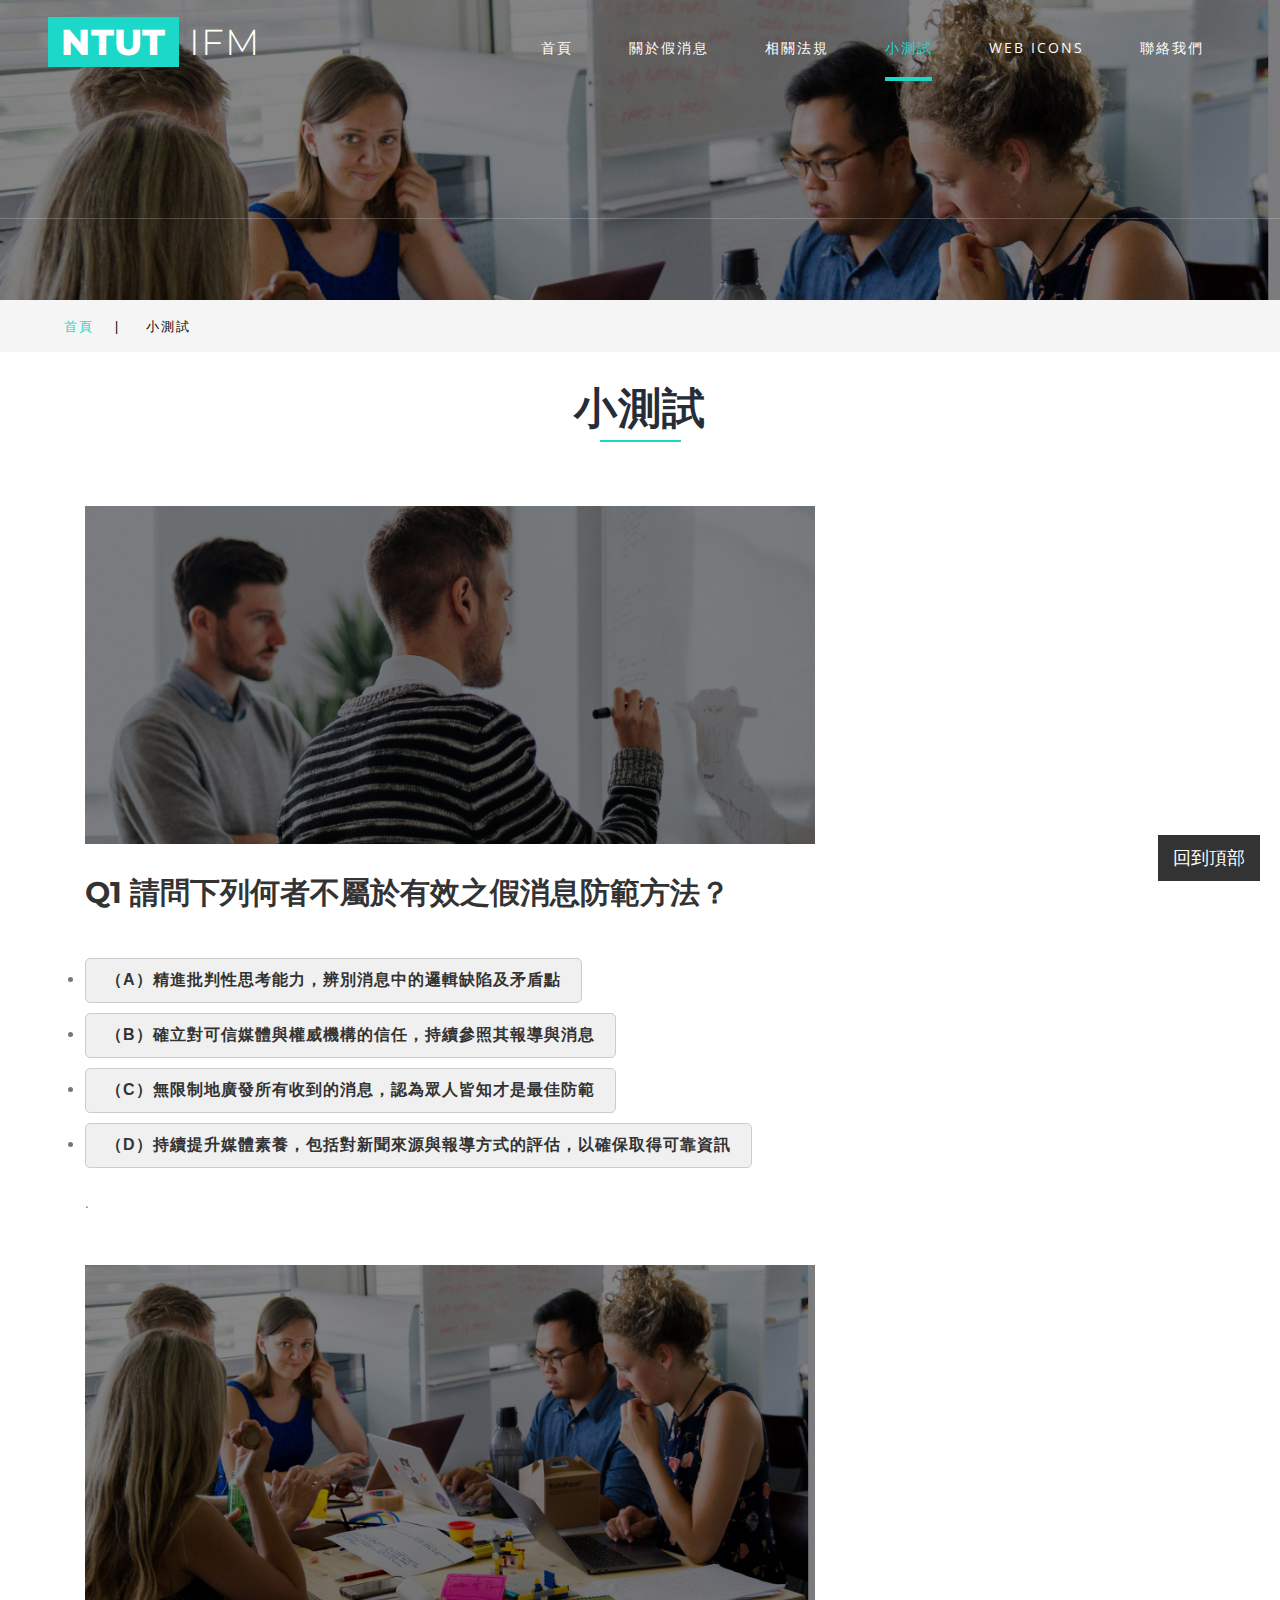
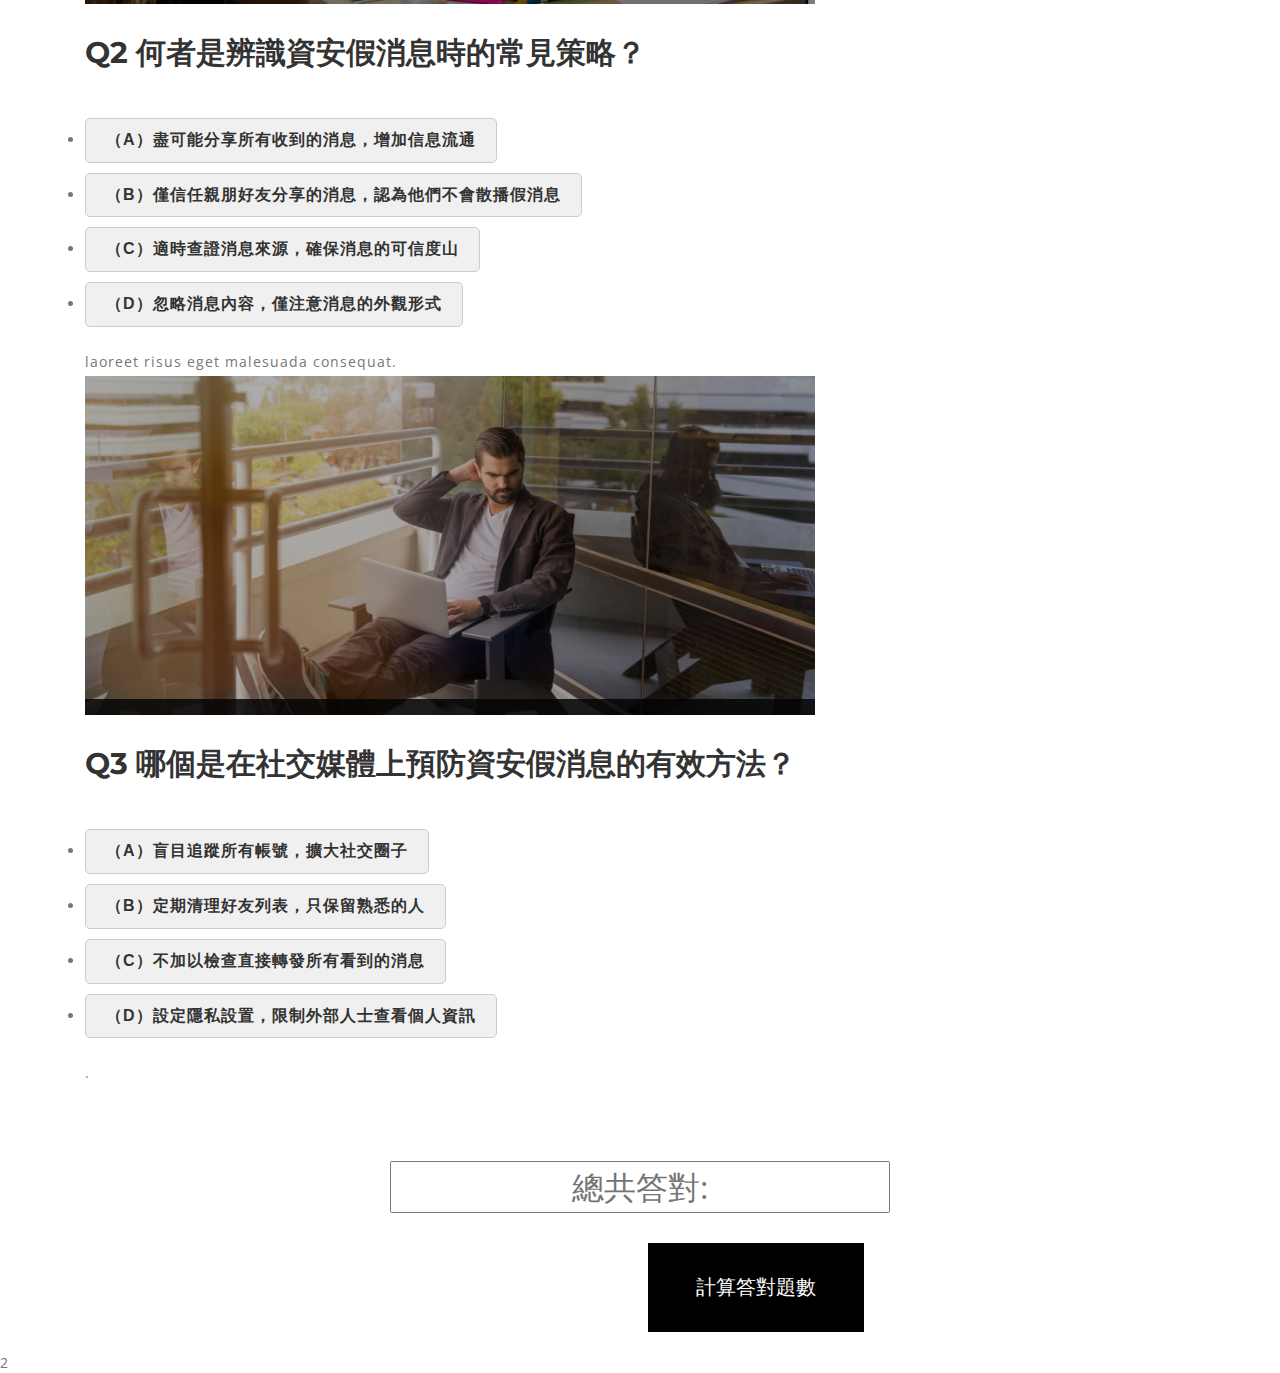
<file: blog.html>
<!DOCTYPE html>
<html lang="zxx">

<head>
	<title>Blog</title>
	<!-- custom-theme -->
	<meta name="viewport" content="width=device-width, initial-scale=1">
	<meta http-equiv="Content-Type" content="text/html; charset=utf-8" />
	<meta name="keywords" content="" />
	<script type="application/x-javascript">
		addEventListener("load", function () {
			setTimeout(hideURLbar, 0);
		}, false);

		function hideURLbar() {
			window.scrollTo(0, 1);
		}
	</script>
	<!-- //custom-theme -->
	<link href="css/bootstrap.css" rel="stylesheet" type="text/css" media="all" />
	<link href="css/blog.css" rel="stylesheet" type="text/css" media="all" />
	<link href="css/style.css" rel="stylesheet" type="text/css" media="all" />
	<!-- font-awesome-icons -->
	<link href="css/font-awesome.css" rel="stylesheet">
	<!-- //font-awesome-icons -->
	<link href="http://fonts.googleapis.com/css?family=Open+Sans:300,300i,400,400i,600,600i,700,700i,800" rel="stylesheet">
	<link href="http://fonts.googleapis.com/css?family=Montserrat:100,100i,200,200i,300,400,400i,500,500i,600,600i,700,700i,800" rel="stylesheet">
</head>

<body>
	<!-- banner -->

	<div class="main_section_agile inner" id="home">
		<div class="agileits_w3layouts_banner_nav">

			<nav class="navbar navbar-default">
				<div class="navbar-header navbar-left">
					<button type="button" class="navbar-toggle collapsed" data-toggle="collapse" data-target="#bs-example-navbar-collapse-1">
						<span class="sr-only">Toggle navigation</span>
						<span class="icon-bar"></span>
						<span class="icon-bar"></span>
						<span class="icon-bar"></span>
					</button>
					<h1><a class="navbar-brand" href="index.html"> <span>NTUT</span> IFM</a></h1>

				</div>
				<!-- Collect the nav links, forms, and other content for toggling -->
				<div class="collapse navbar-collapse navbar-right" id="bs-example-navbar-collapse-1">
					<nav class="link-effect-2" id="link-effect-2">
						<ul class="nav navbar-nav">
							<li><a href="index.html" class="effect-3">首頁</a></li>
							
							<li><a href="about66.html" class="effect-3">關於假消息</a></li>
							<li><a href="single.html" class="effect-3">相關法規</a></li>
							
							<li  class="active"><a href="blog.html" class="effect-3">小測試</a></li>

									<li><a href="icons.html">Web Icons</a></li>

						  <li><a href="mail.html" class="effect-3">聯絡我們</a></li>
						</ul>
					</nav>
				</div>
			</nav>
			<div class="clearfix"> </div>
		</div>
	</div>
	<!-- //banner -->
	<!--/w3_short-->
	<div class="services-breadcrumb">
		<div class="agile_inner_breadcrumb">

			<ul class="w3_short">
				<li><a href="index.html">首頁</a><span>|</span></li>
				<li>小測試</li>
			</ul>
		</div>
	</div>
	<!--//w3_short-->
	<!-- /blog -->
	
	<div class="banner-bottom inner">
		<div class="container">
			<div class="wthree_head_section">
				<h3 class="w3l_header w3_agileits_header">小測試</h3>
			</div>
			<div class="agile_wthree_inner_grids">
				<div class="col-md-8 event-left w3-agile-event-left">
					<div class="event-left1 w3-agile-event-left1">
						<div class="event-left1-left agile-event-left1-left">
						<img src="images/banner1.jpg" alt=" " class="img-responsive" /></div>
					  <div class="event-left1-right w3-agileits-event-left1-right">
							
							<h2><strong>Q1 請問下列何者不屬於有效之假消息防範方法？</strong></h2>
						<p>&nbsp;</p>
							 
        
        
        <ul class="options" id="question1">
            <li>
                <input type="radio" id="optionA" name="answer" value="A" data-correct="false">
                <label for="optionA">（A）精進批判性思考能力，辨別消息中的邏輯缺陷及矛盾點</label>
            </li>
            <li>
                <input type="radio" id="optionB" name="answer" value="B" data-correct="true">
                <label for="optionB">（B）確立對可信媒體與權威機構的信任，持續參照其報導與消息</label>
            </li>
            <li>
                <input type="radio" id="optionC" name="answer" value="C" data-correct="false">
                <label for="optionC">（C）無限制地廣發所有收到的消息，認為眾人皆知才是最佳防範</label>
            </li>
            <li>
                <input type="radio" id="optionD" name="answer" value="D" data-correct="false">
                <label for="optionD">（D）持續提升媒體素養，包括對新聞來源與報導方式的評估，以確保取得可靠資訊</label>
            </li>
        </ul>
       
        <p id="result1"></p>
    
							<p>.</p>
							
							
				  </div>
						<div class="clearfix"> </div>
					</div>
					<div class="event-left1 w3-agile-event-left1">
						<div class="event-left1-left agile-event-left1-left">
						<a href="single.html"><img src="images/banner2.jpg" alt=" " class="img-responsive" /></a></div>
						 <div class="event-left1-right w3-agileits-event-left1-right">
							
							<h2><strong>Q2 何者是辨識資安假消息時的常見策略？</strong></h2>
						<p>&nbsp;</p>
							 
        
        
        <ul class="options" id="question2">
        <li>
            <input type="radio" id="q2_optionA" name="q2_answer" value="A" data-correct="false">
            <label for="q2_optionA">（A）盡可能分享所有收到的消息，增加信息流通</label>
        </li>
        <li>
            <input type="radio" id="q2_optionB" name="q2_answer" value="B" data-correct="true">
            <label for="q2_optionB">（B）僅信任親朋好友分享的消息，認為他們不會散播假消息</label>
        </li>
        <li>
            <input type="radio" id="q2_optionC" name="q2_answer" value="C" data-correct="false">
            <label for="q2_optionC">（C）適時查證消息來源，確保消息的可信度山</label>
        </li>
        <li>
            <input type="radio" id="q2_optionD" name="q2_answer" value="D" data-correct="false">
            <label for="q2_optionD">（D）忽略消息內容，僅注意消息的外觀形式</label>
        </li>
    </ul>
       
        <p id="result2"></p>
    
							<p>laoreet risus eget malesuada consequat.</p>
							
							
				  </div>
					
					
					<div class="event-left1 w3-agile-event-left1">
						<div class="event-left1-left w3ls-event-left1-left">
							<a href="single.html"><img src="images/banner3.jpg" alt=" " class="img-responsive" /></a>
							<div class="event-left1-left-pos w3l-event-left1-left-pos"> </div>
						</div>
						

   
				      <div class="event-left1-right w3-agileits-event-left1-right">
							
							<h2><strong>Q3 哪個是在社交媒體上預防資安假消息的有效方法？<br>
							</strong></h2>
						<p>&nbsp;</p>
							 
        
       <ul class="options" id="question3">
        <li>
            <input type="radio" id="q3_optionA" name="q3_answer" value="A" data-correct="false">
            <label for="q3_optionA">（A）盲目追蹤所有帳號，擴大社交圈子</label>
        </li>
        <li>
            <input type="radio" id="q3_optionB" name="q3_answer" value="B" data-correct="false">
            <label for="q3_optionB">（B）定期清理好友列表，只保留熟悉的人</label>
        </li>
        <li>
            <input type="radio" id="q3_optionC" name="q3_answer" value="C" data-correct="true">
            <label for="q3_optionC">（C）不加以檢查直接轉發所有看到的消息</label>
        </li>
        <li>
            <input type="radio" id="q3_optionD" name="q3_answer" value="D" data-correct="false">
            <label for="q3_optionD">（D）設定隱私設置，限制外部人士查看個人資訊 </label>
        </li>
    </ul>
       
        
    
						   <p>. </p>
				      </div>
		
</div>
					</div>
					</div>
				</div>
			</div>
		</div>
		
		<div class="button-container">
							<input type="text"
								   placeholder="總共答對:" id="answerCount" readonly>
							<p>&nbsp;</p>
		  <button id="calculateButton">
								計算答對題數
							</button>
		</div>
	<button id="backToTopBtn">回到頂部</button>
						
						
	<p>
	  
	  <!-- //js -->
	  <script src="js/modernizr-2.6.2.min.js"></script>
	  <!-- //nav -->
</p>
	<p>
	  <script type="text/javascript" src="js/bootstrap-3.1.1.min.js">
					</script>
	  
	  
	  
</p>
	<div id="result"></div>

   <p>&nbsp; </p>
   <p>&nbsp;</p>
   <p>2</p>
<script>
    document.getElementById('calculateButton').addEventListener('click', function() {
        var correctAnswers = 0;

        // 檢查第一題
        var q1_selectedAnswer = document.querySelector('#question1 input:checked');
        if (q1_selectedAnswer && q1_selectedAnswer.value === 'A') {
            correctAnswers++;
        }

        // 檢查第二題
        var q2_selectedAnswer = document.querySelector('#question2 input:checked');
        if (q2_selectedAnswer && q2_selectedAnswer.value === 'B') {
            correctAnswers++;
        }

        // 檢查第三題
        var q3_selectedAnswer = document.querySelector('#question3 input:checked');
        if (q3_selectedAnswer && q3_selectedAnswer.value === 'C') {
            correctAnswers++;
        }

        // 找到文本框元素
        var answerCountTextBox = document.getElementById('answerCount');
        
        // 將答對題數顯示在文本框中
        answerCountTextBox.value = '你答對了 ' + correctAnswers + ' 題';
		 if (correctAnswers === 3) {
        answerCountTextBox.value += '\n恭喜全對!!';
    }


});

// 滾動到頁面頂部的功能
 
     
    
document.getElementById('backToTopBtn').addEventListener('click', function() {
    scrollToTop();
});

// 平滑滾動到頁面頂部的功能
function scrollToTop() {
    const scrollDuration = 300; // 滾動持續時間（毫秒）
    const scrollStep = -window.scrollY / (scrollDuration / 15); // 每步滾動的距離

    const scrollInterval = setInterval(function(){
        if (window.scrollY != 0) {
            window.scrollBy(0, scrollStep);
        } else {
            clearInterval(scrollInterval);
        }
    }, 15);
}

    
      </script>
</body>

</html>
</file>
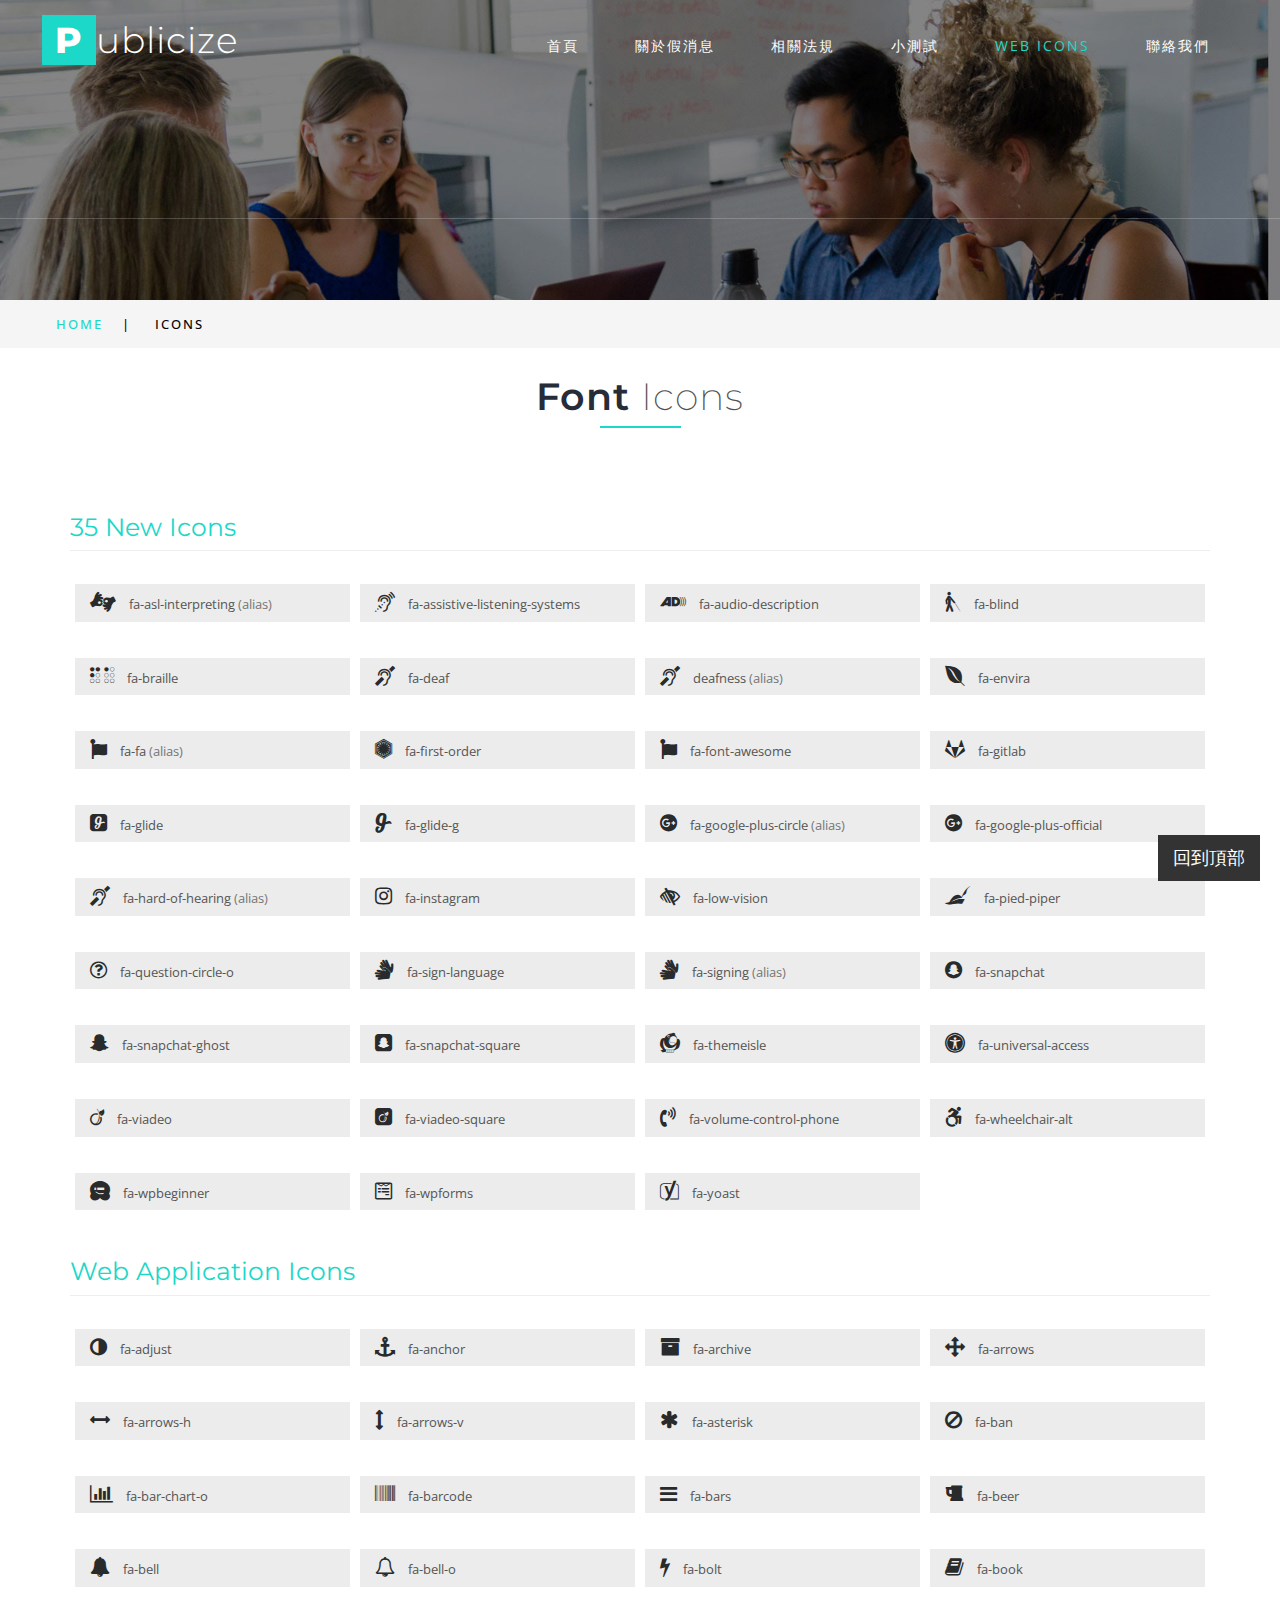
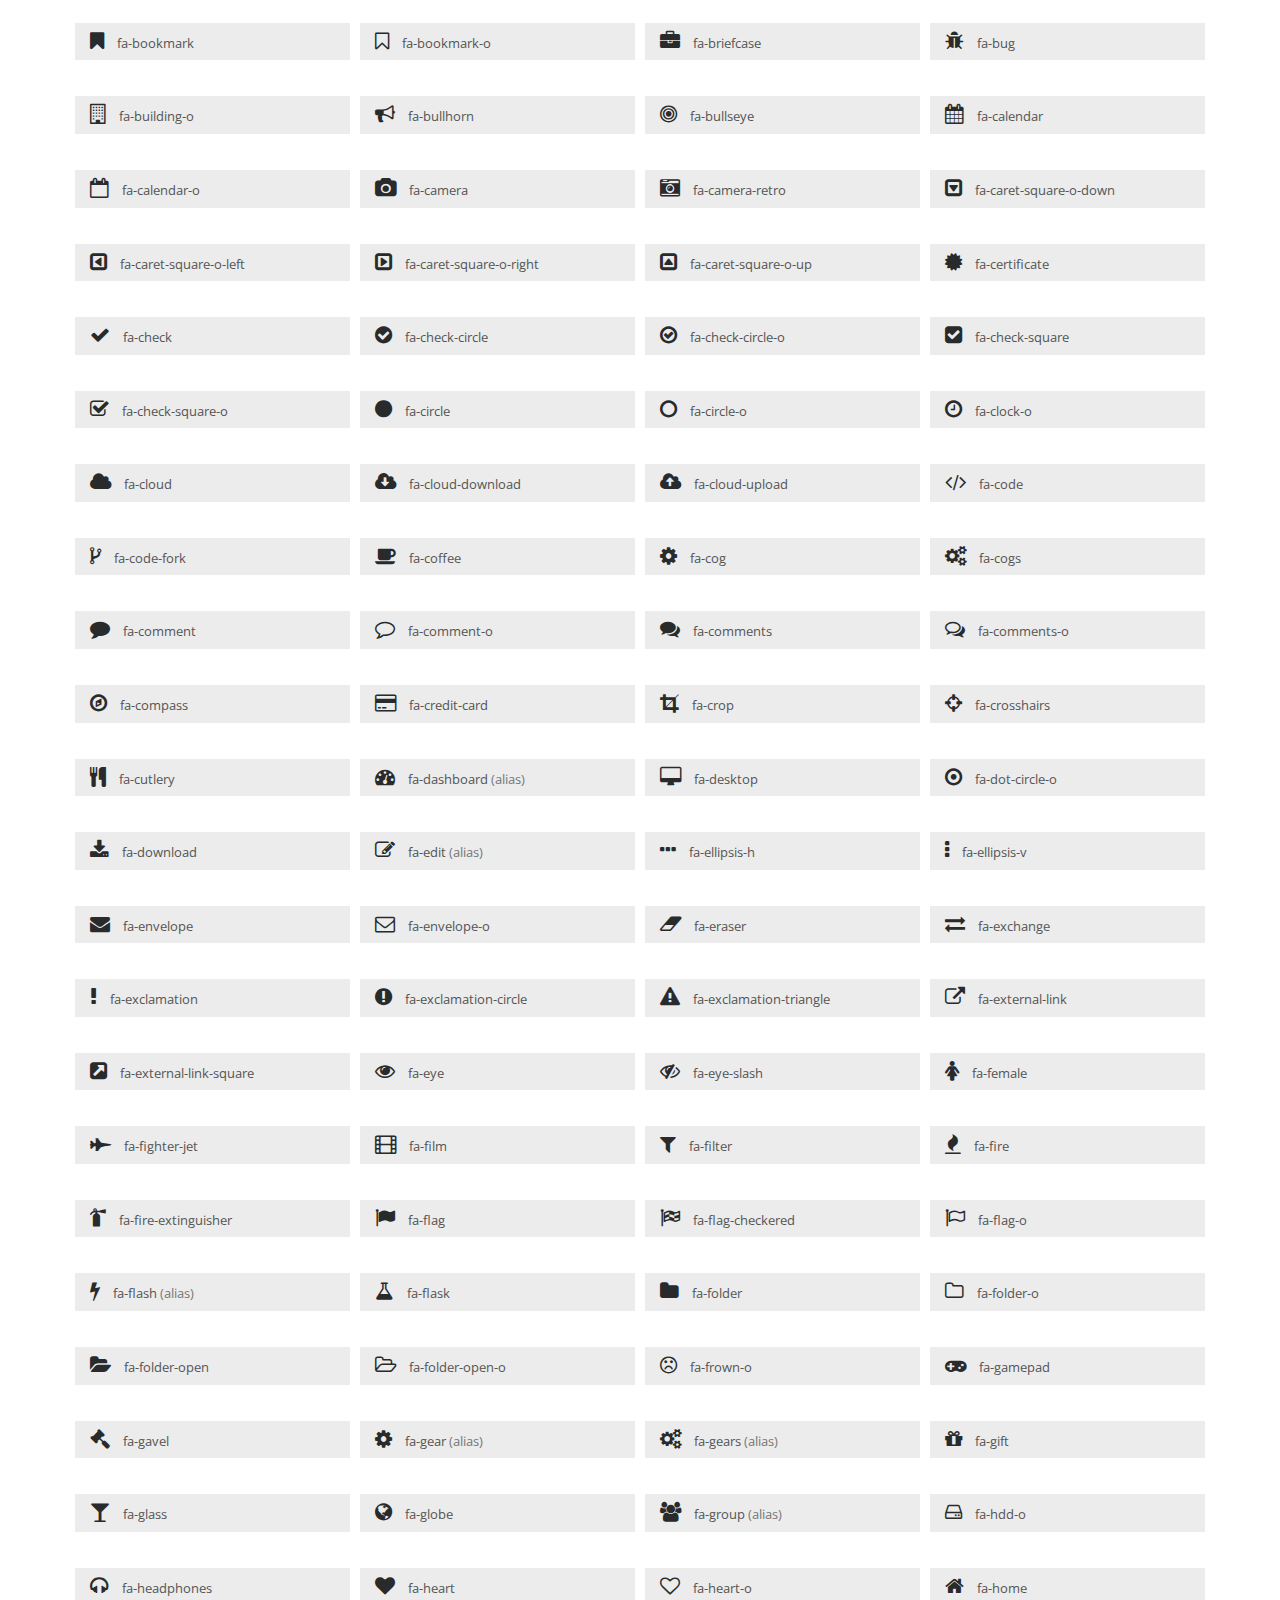
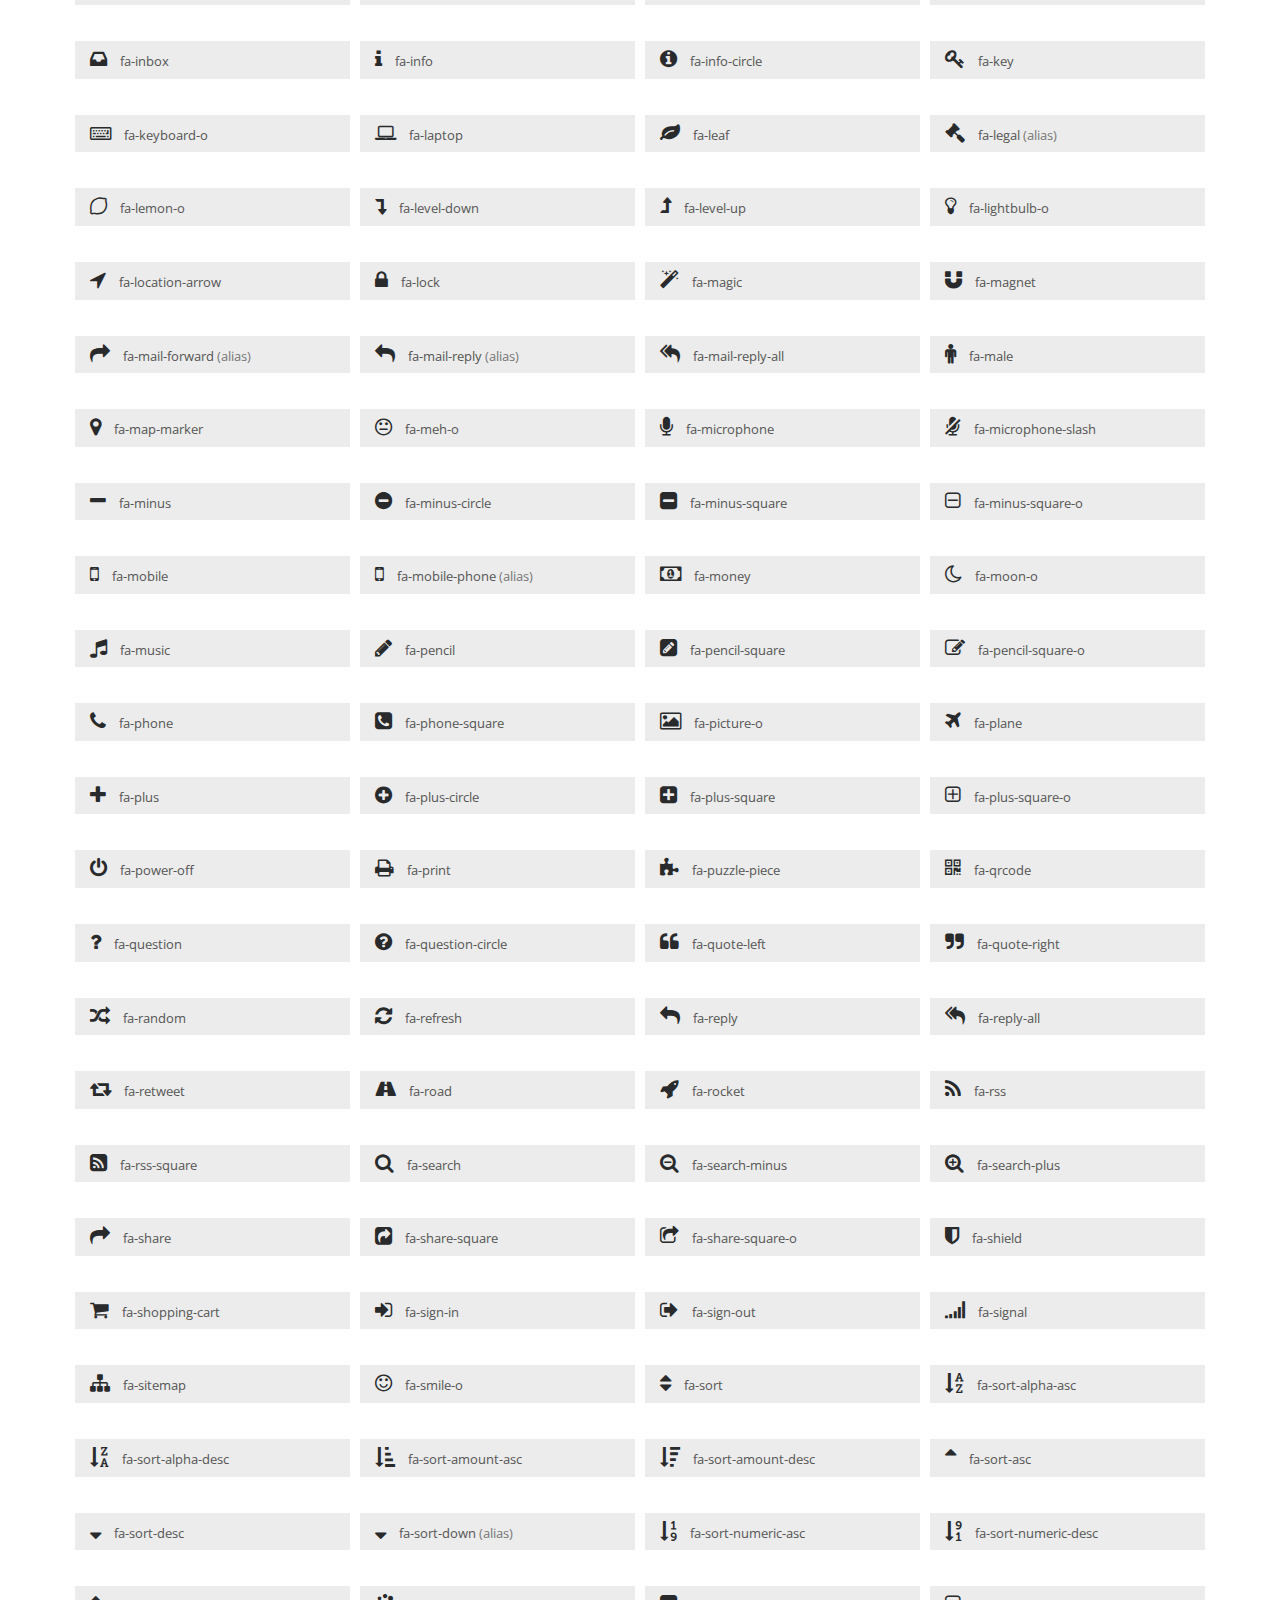
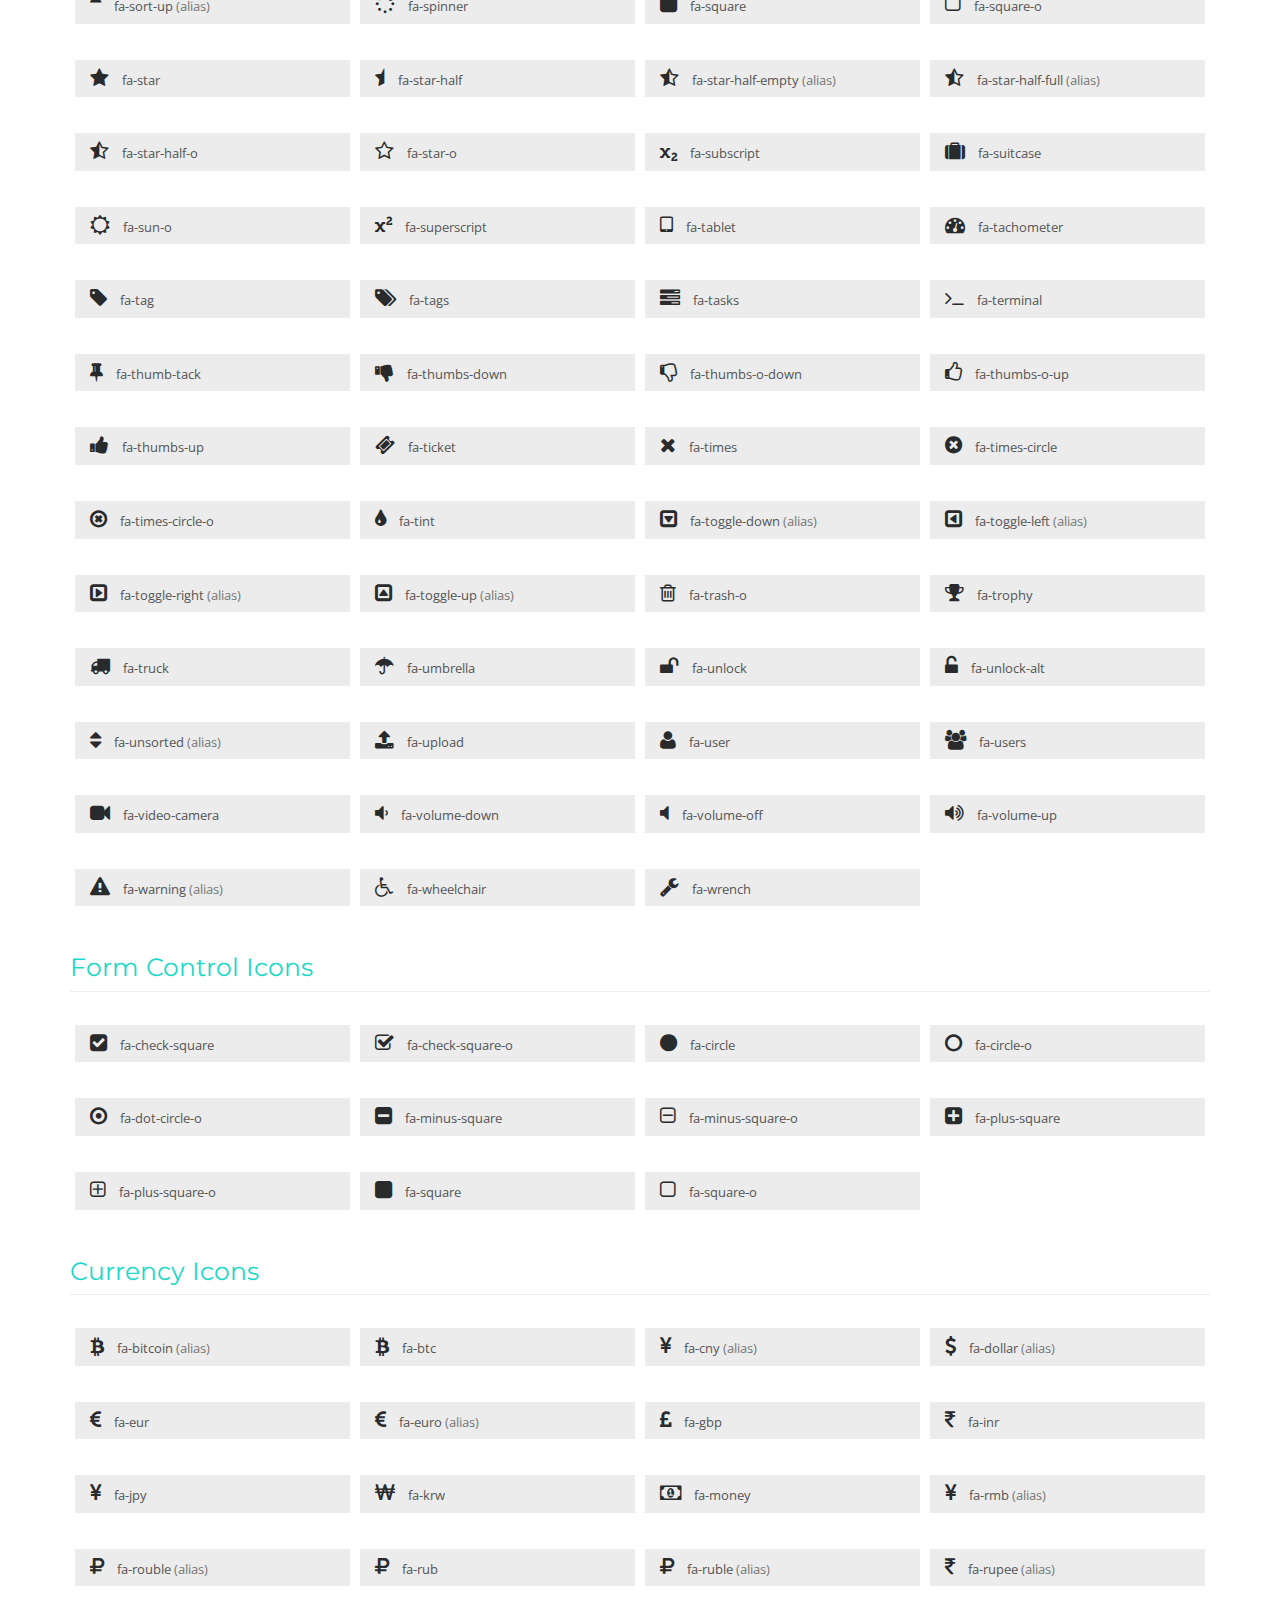
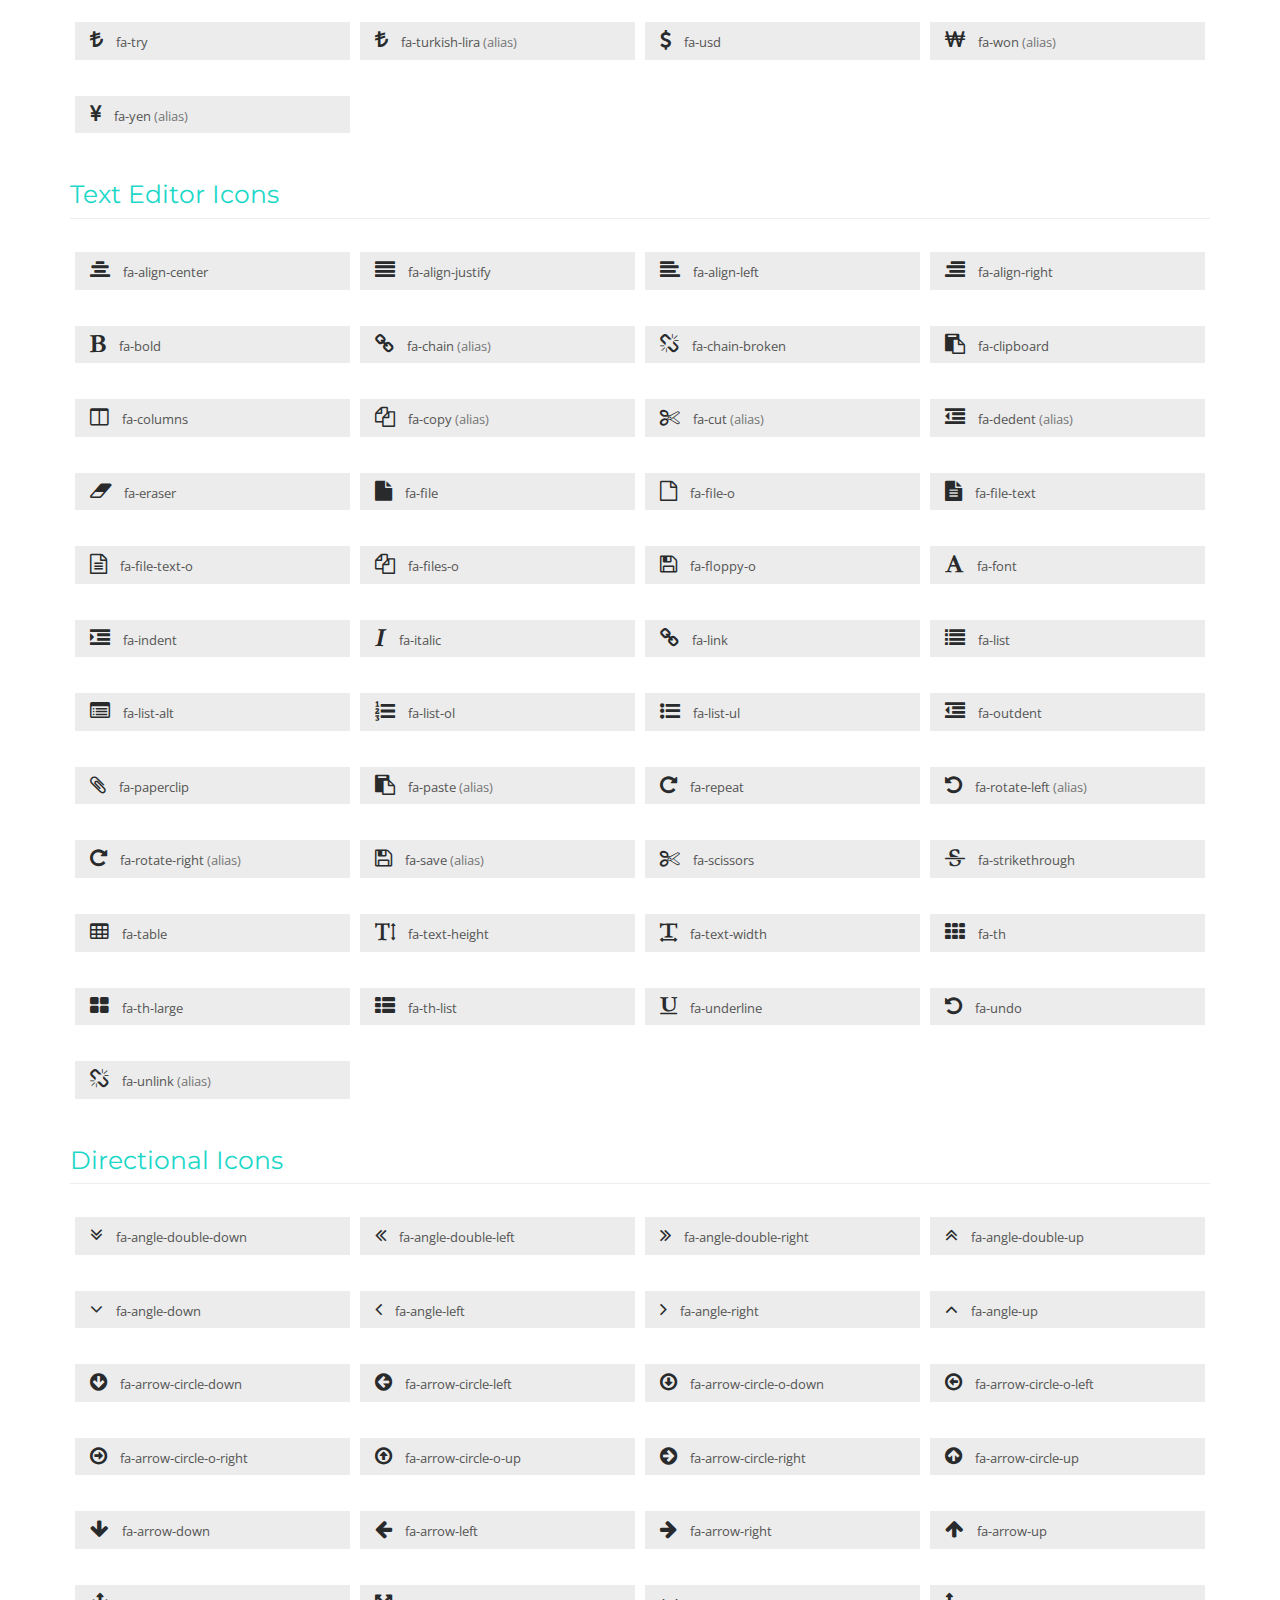
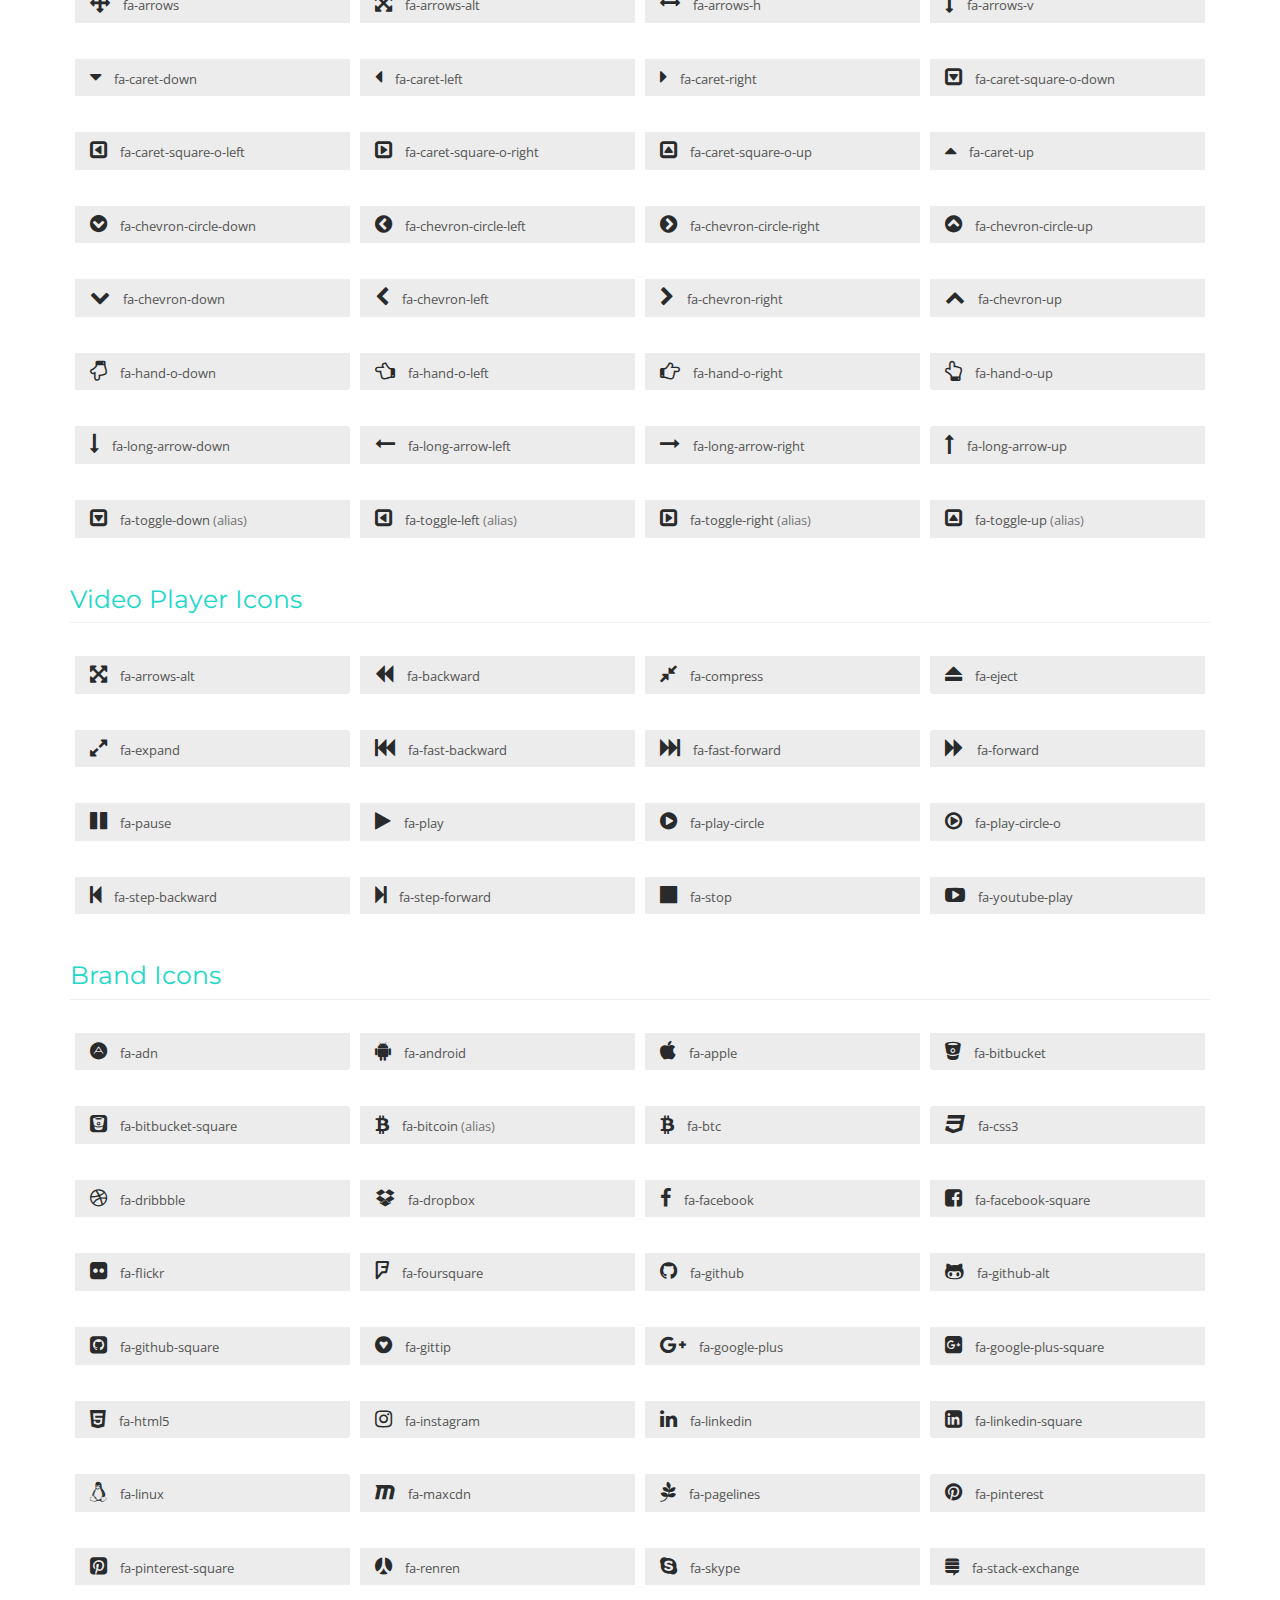
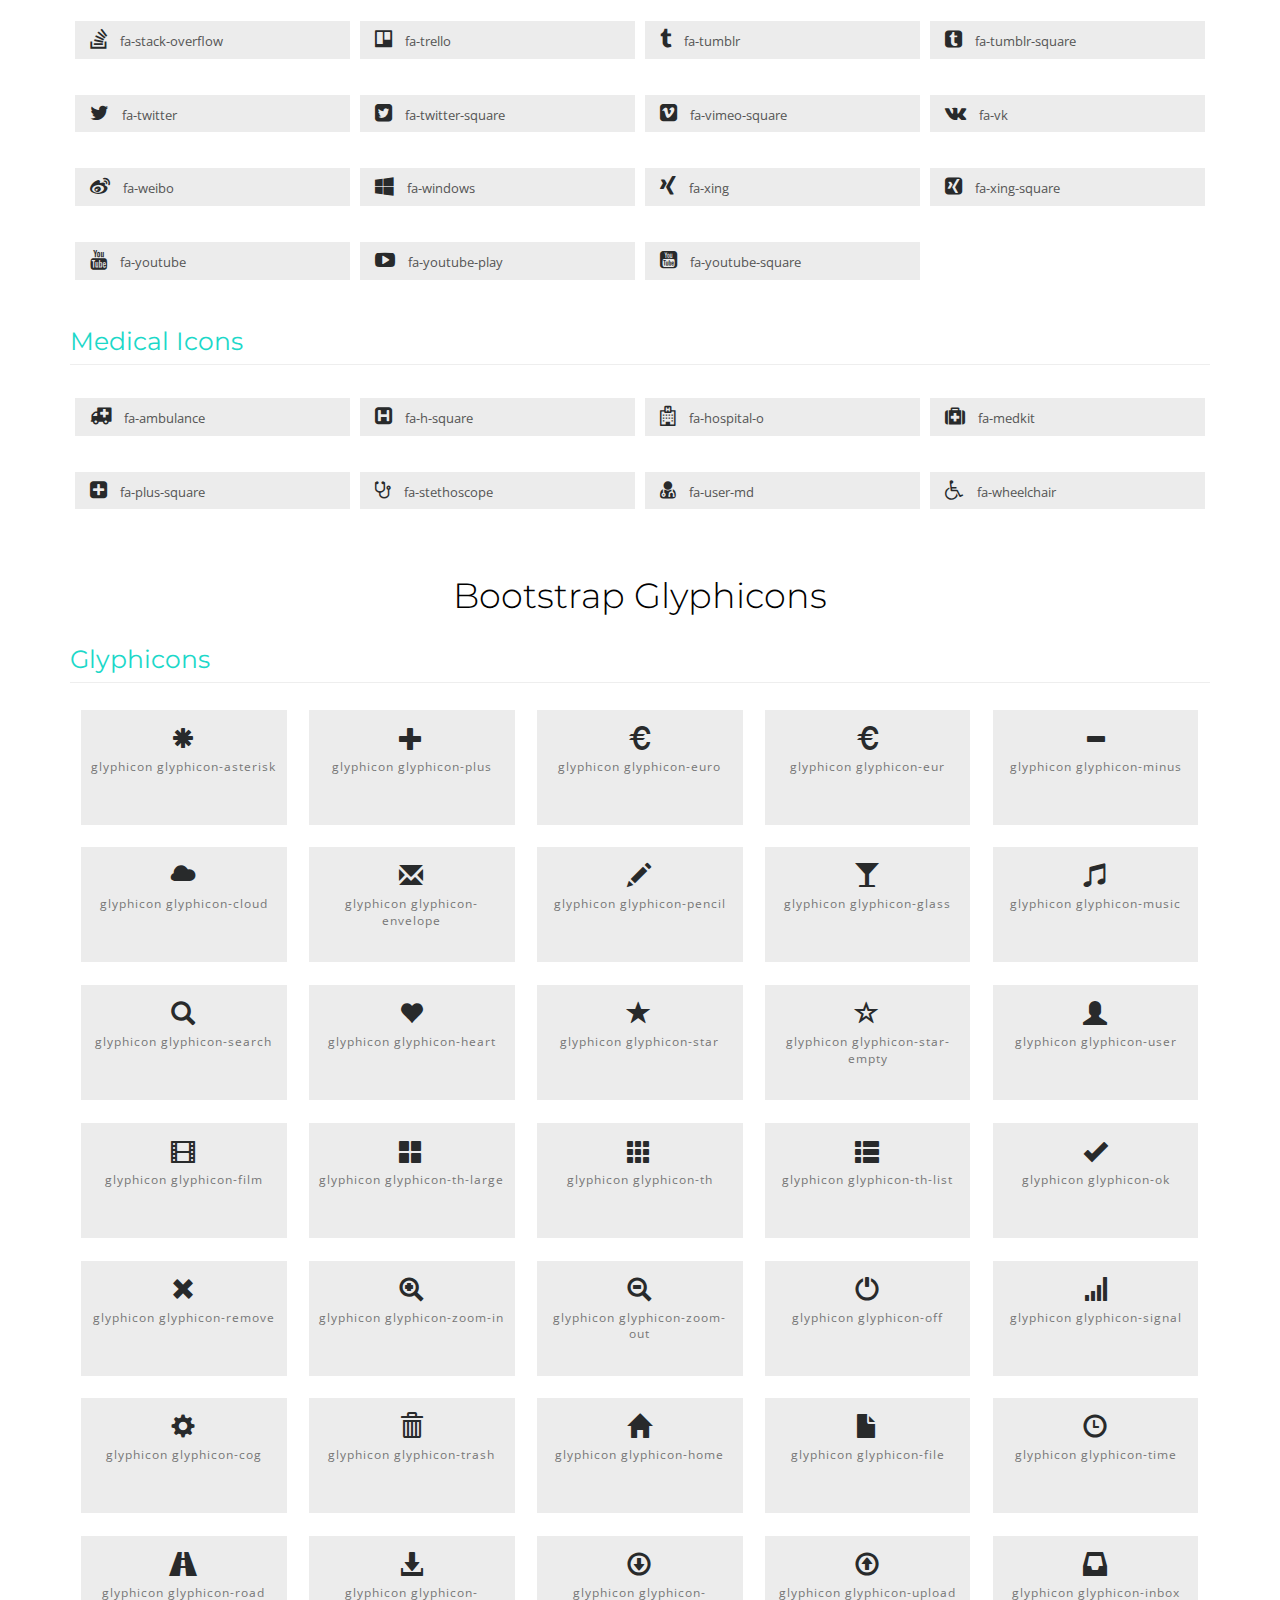
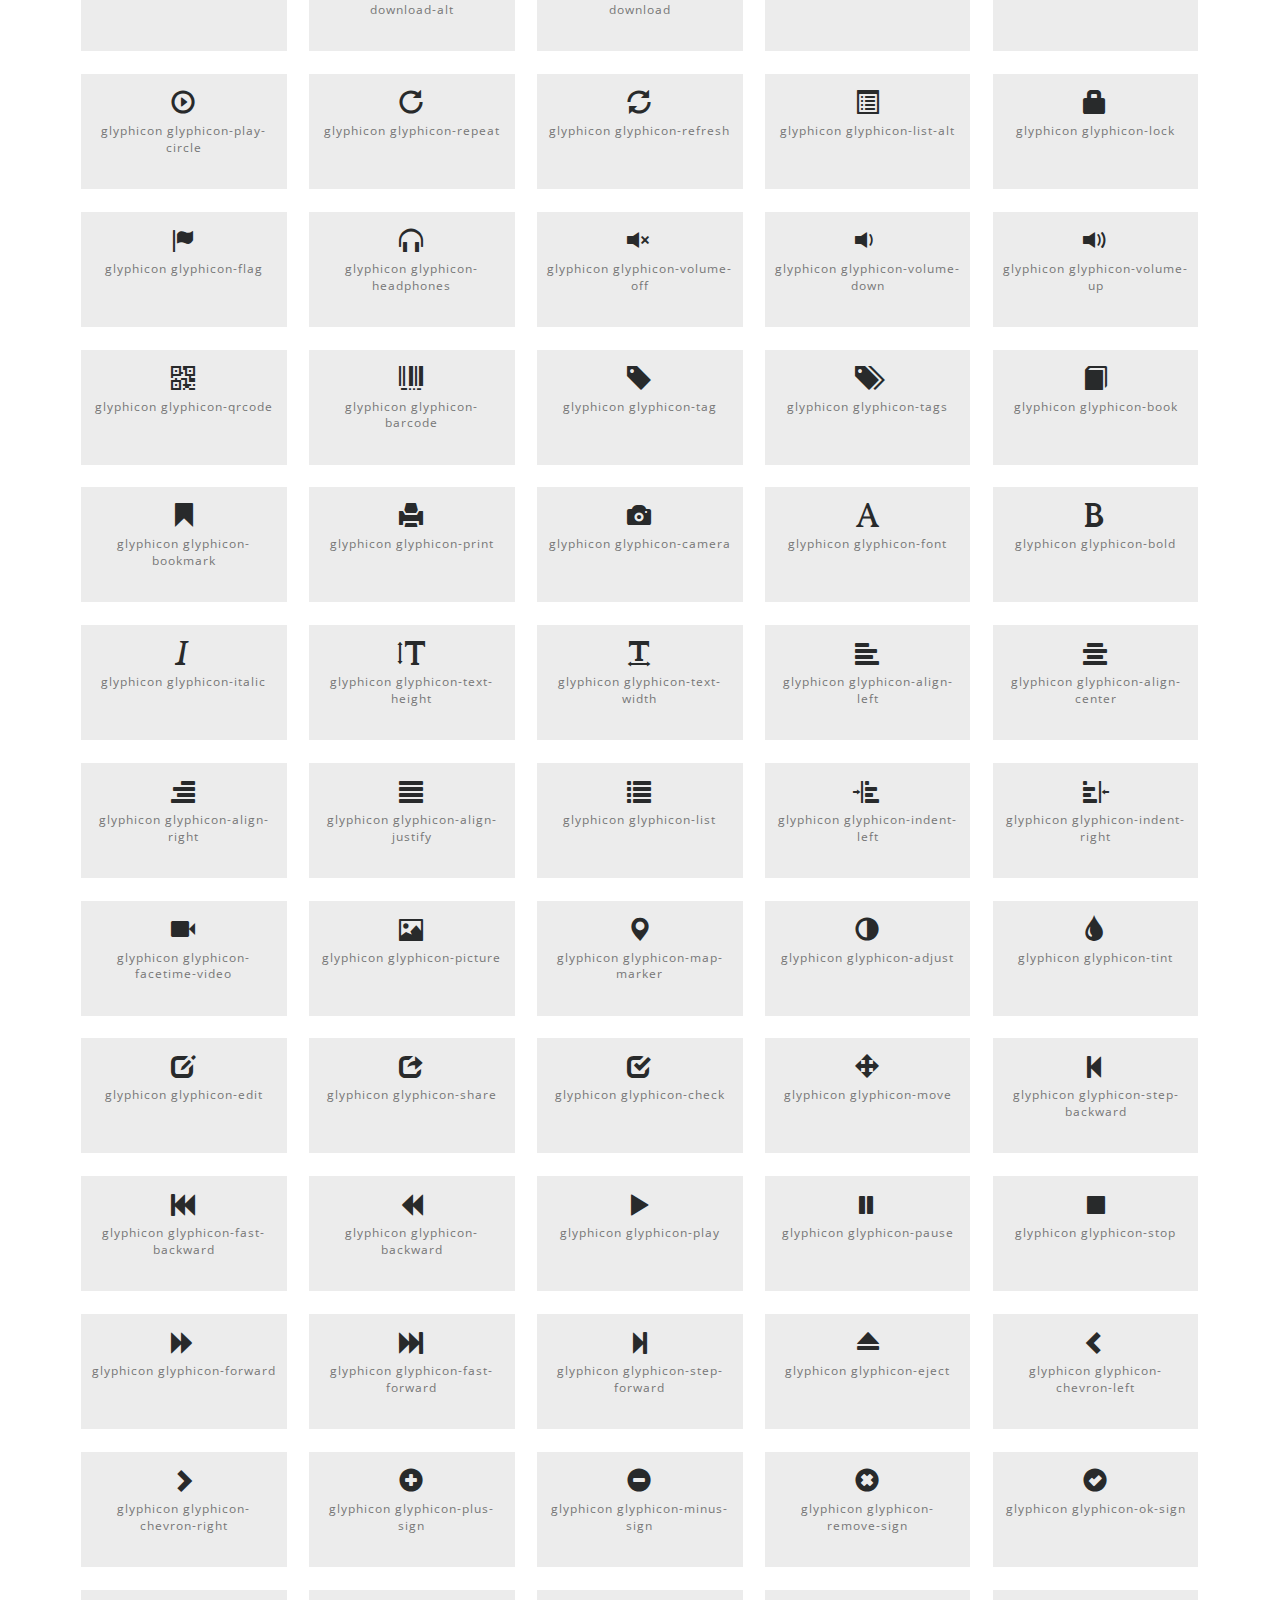
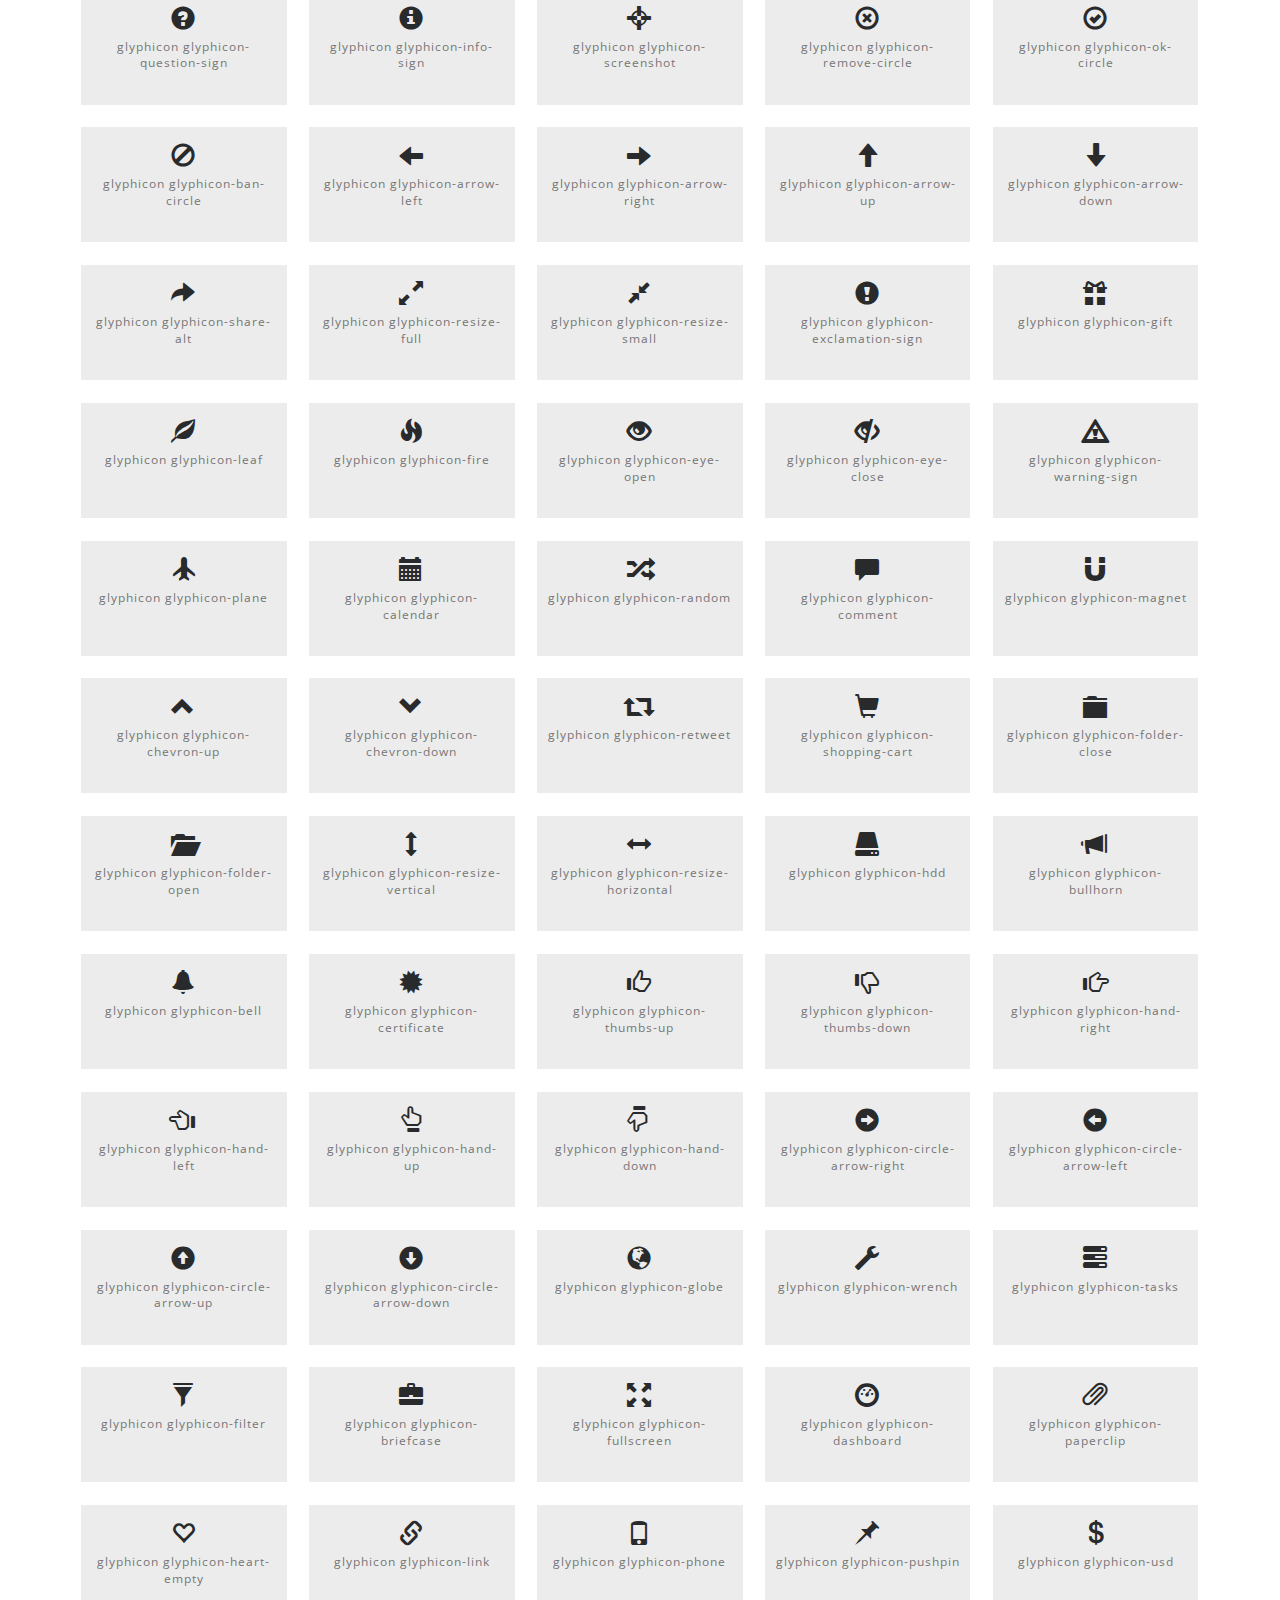
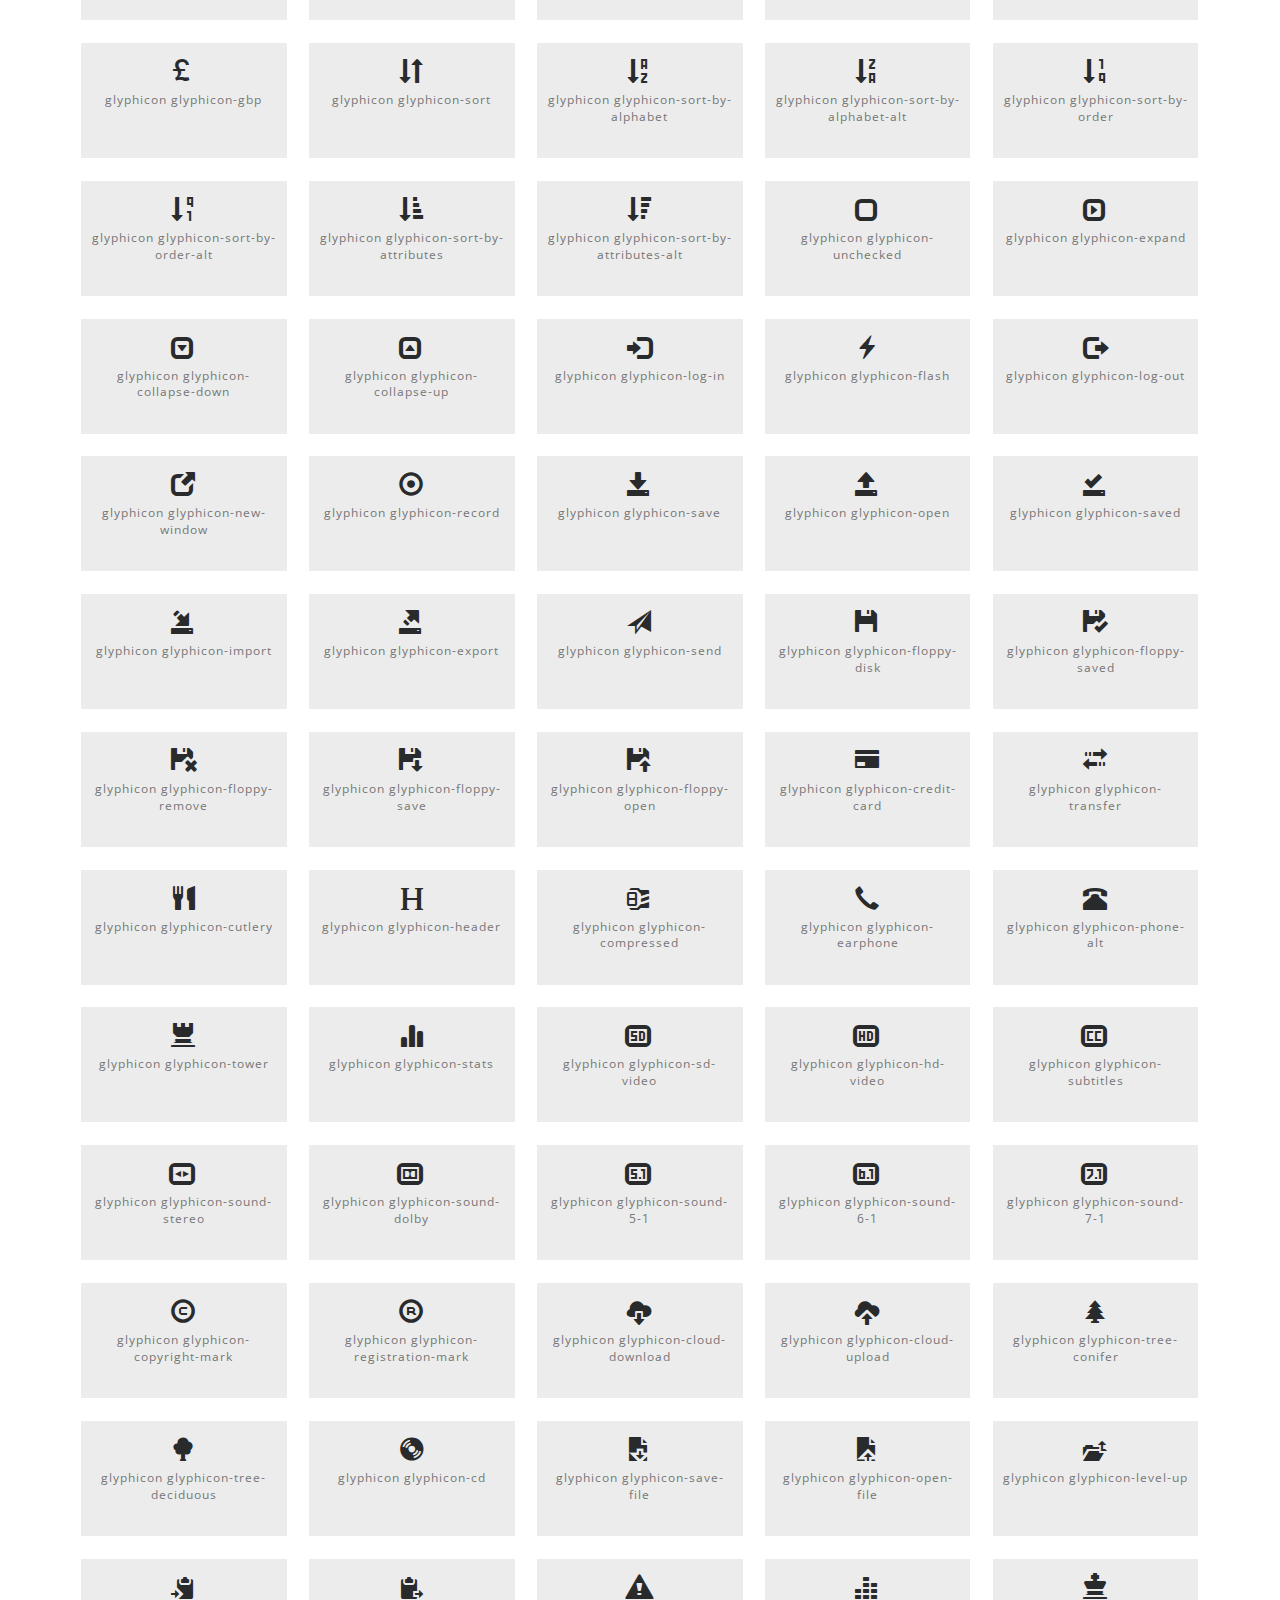
<file: icons.html>
<!DOCTYPE html>
<html lang="zxx">

<head>
	<title>Icons</title>
	<!-- custom-theme -->
	<meta name="viewport" content="width=device-width, initial-scale=1">
	<meta http-equiv="Content-Type" content="text/html; charset=utf-8" />
	<meta name="keywords" content="" />
	<script type="application/x-javascript">
		addEventListener("load", function () {
			setTimeout(hideURLbar, 0);
		}, false);

		function hideURLbar() {
			window.scrollTo(0, 1);
		}
	</script>
	<!-- //custom-theme -->
	<link href="css/bootstrap.css" rel="stylesheet" type="text/css" media="all" />
	<link href="css/style.css" rel="stylesheet" type="text/css" media="all" />
	<!-- font-awesome-icons -->
	<link href="css/font-awesome.css" rel="stylesheet">
	<!-- //font-awesome-icons -->
	<link href="http://fonts.googleapis.com/css?family=Open+Sans:300,300i,400,400i,600,600i,700,700i,800" rel="stylesheet">
	<link href="http://fonts.googleapis.com/css?family=Montserrat:100,100i,200,200i,300,400,400i,500,500i,600,600i,700,700i,800" rel="stylesheet">
</head>

<body>
	<!-- banner -->

	<div class="main_section_agile inner" id="home">
		<div class="agileits_w3layouts_banner_nav">

			<nav class="navbar navbar-default">
				<div class="navbar-header navbar-left">
					<button type="button" class="navbar-toggle collapsed" data-toggle="collapse" data-target="#bs-example-navbar-collapse-1">
						<span class="sr-only">Toggle navigation</span>
						<span class="icon-bar"></span>
						<span class="icon-bar"></span>
						<span class="icon-bar"></span>
					</button>
					<h1><a class="navbar-brand" href="index.html"> <span>P</span>ublicize</a></h1>

				</div>
				<!-- Collect the nav links, forms, and other content for toggling -->
				<div class="collapse navbar-collapse navbar-right" id="bs-example-navbar-collapse-1">
					<nav class="link-effect-2" id="link-effect-2">
						<ul class="nav navbar-nav">
							<li ><a href="index.html" class="effect-3">首頁</a></li>
							
							<li ><a href="about66.html" class="effect-3">關於假消息</a></li>
							<li><a href="single.html" class="effect-3">相關法規</a></li>
							<li><a href="blog.html" class="effect-3">小測試</a></li>
							
							<li class="active"><a href="icons.html">Web Icons</a></li>
							<li><a href="mail.html" class="effect-3">聯絡我們</a></li>
						</ul>
					</nav>
				</div>
			</nav>
			<div class="clearfix"> </div>
		</div>
	</div>
	<!-- //banner -->
	<!--/w3_short-->
	<div class="services-breadcrumb">
		<div class="agile_inner_breadcrumb">

			<ul class="w3_short">
				<li><a href="index.html">Home</a><span>|</span></li>
				<li>Icons</li>
			</ul>
		</div>
	</div>
	<!--//w3_short-->
	  <!-- /icons-->
    <div class="banner-bottom inner">
        <div class="container">
            <div class="wthree_head_section">
                <h3 class="w3l_header w3_agileits_header">Font <span> Icons </span></h3>
            </div>
            <div class="agile_wthree_inner_grids">
                <div class="grid_3 grid_4 w3_agileits_icons_page">
                    <div class="icons">
                        <div class="heading-underline">
                            <div class="h-u1"></div>
                            <div class="h-u2"></div>
                            <div class="h-u3"></div>
                            <div class="clearfix"></div>
                        </div>

                        <section id="new">
                            <h3 class="page-header page-header icon-subheading">35 New Icons </h3>

                            <div class="row fontawesome-icon-list">

                                <div class="icon-box col-md-3 col-sm-4"><a class="agile-icon" href="#"><i class="fa fa-asl-interpreting" aria-hidden="true"></i> fa-asl-interpreting <span class="text-muted">(alias)</span></a></div>

                                <div class="icon-box col-md-3 col-sm-4"><a class="agile-icon" href="#"><i class="fa fa-assistive-listening-systems" aria-hidden="true"></i> fa-assistive-listening-systems</a></div>

                                <div class="icon-box col-md-3 col-sm-4"><a class="agile-icon" href="#"><i class="fa fa-audio-description" aria-hidden="true"></i> fa-audio-description</a></div>

                                <div class="icon-box col-md-3 col-sm-4"><a class="agile-icon" href="#"><i class="fa fa-blind" aria-hidden="true"></i> fa-blind</a></div>

                                <div class="icon-box col-md-3 col-sm-4"><a class="agile-icon" href="#"><i class="fa fa-braille" aria-hidden="true"></i> fa-braille</a></div>

                                <div class="icon-box col-md-3 col-sm-4"><a class="agile-icon" href="#"><i class="fa fa-deaf" aria-hidden="true"></i> fa-deaf</a></div>

                                <div class="icon-box col-md-3 col-sm-4"><a class="agile-icon" href="#"><i class="fa fa-deafness" aria-hidden="true"></i> deafness <span class="text-muted">(alias)</span></a></div>

                                <div class="icon-box col-md-3 col-sm-4"><a class="agile-icon" href="#"><i class="fa fa-envira" aria-hidden="true"></i> fa-envira</a></div>

                                <div class="icon-box col-md-3 col-sm-4"><a class="agile-icon" href="#"><i class="fa fa-fa" aria-hidden="true"></i> fa-fa <span class="text-muted">(alias)</span></a></div>

                                <div class="icon-box col-md-3 col-sm-4"><a class="agile-icon" href="#"><i class="fa fa-first-order" aria-hidden="true"></i> fa-first-order</a></div>

                                <div class="icon-box col-md-3 col-sm-4"><a class="agile-icon" href="#"><i class="fa fa-font-awesome" aria-hidden="true"></i> fa-font-awesome</a></div>

                                <div class="icon-box col-md-3 col-sm-4"><a class="agile-icon" href="#"><i class="fa fa-gitlab" aria-hidden="true"></i> fa-gitlab</a></div>

                                <div class="icon-box col-md-3 col-sm-4"><a class="agile-icon" href="#"><i class="fa fa-glide" aria-hidden="true"></i> fa-glide</a></div>

                                <div class="icon-box col-md-3 col-sm-4"><a class="agile-icon" href="#"><i class="fa fa-glide-g" aria-hidden="true"></i> fa-glide-g</a></div>

                                <div class="icon-box col-md-3 col-sm-4"><a class="agile-icon" href="#"><i class="fa fa-google-plus-circle" aria-hidden="true"></i> fa-google-plus-circle <span class="text-muted">(alias)</span></a></div>

                                <div class="icon-box col-md-3 col-sm-4"><a class="agile-icon" href="#"><i class="fa fa-google-plus-official" aria-hidden="true"></i> fa-google-plus-official</a></div>

                                <div class="icon-box col-md-3 col-sm-4"><a class="agile-icon" href="#"><i class="fa fa-hard-of-hearing" aria-hidden="true"></i> fa-hard-of-hearing <span class="text-muted">(alias)</span></a></div>

                                <div class="icon-box col-md-3 col-sm-4"><a class="agile-icon" href="#"><i class="fa fa-instagram" aria-hidden="true"></i> fa-instagram</a></div>

                                <div class="icon-box col-md-3 col-sm-4"><a class="agile-icon" href="#"><i class="fa fa-low-vision" aria-hidden="true"></i> fa-low-vision</a></div>

                                <div class="icon-box col-md-3 col-sm-4"><a class="agile-icon" href="#"><i class="fa fa-pied-piper" aria-hidden="true"></i> fa-pied-piper</a></div>

                                <div class="icon-box col-md-3 col-sm-4"><a class="agile-icon" href="#"><i class="fa fa-question-circle-o" aria-hidden="true"></i> fa-question-circle-o</a></div>

                                <div class="icon-box col-md-3 col-sm-4"><a class="agile-icon" href="#"><i class="fa fa-sign-language" aria-hidden="true"></i> fa-sign-language</a></div>

                                <div class="icon-box col-md-3 col-sm-4"><a class="agile-icon" href="#"><i class="fa fa-signing" aria-hidden="true"></i> fa-signing <span class="text-muted">(alias)</span></a></div>

                                <div class="icon-box col-md-3 col-sm-4"><a class="agile-icon" href="#"><i class="fa fa-snapchat" aria-hidden="true"></i> fa-snapchat</a></div>

                                <div class="icon-box col-md-3 col-sm-4"><a class="agile-icon" href="#"><i class="fa fa-snapchat-ghost" aria-hidden="true"></i> fa-snapchat-ghost</a></div>

                                <div class="icon-box col-md-3 col-sm-4"><a class="agile-icon" href="#"><i class="fa fa-snapchat-square" aria-hidden="true"></i> fa-snapchat-square</a></div>

                                <div class="icon-box col-md-3 col-sm-4"><a class="agile-icon" href="#"><i class="fa fa-themeisle" aria-hidden="true"></i> fa-themeisle</a></div>

                                <div class="icon-box col-md-3 col-sm-4"><a class="agile-icon" href="#"><i class="fa fa-universal-access" aria-hidden="true"></i> fa-universal-access</a></div>

                                <div class="icon-box col-md-3 col-sm-4"><a class="agile-icon" href="#"><i class="fa fa-viadeo" aria-hidden="true"></i> fa-viadeo</a></div>

                                <div class="icon-box col-md-3 col-sm-4"><a class="agile-icon" href="#"><i class="fa fa-viadeo-square" aria-hidden="true"></i> fa-viadeo-square</a></div>

                                <div class="icon-box col-md-3 col-sm-4"><a class="agile-icon" href="#"><i class="fa fa-volume-control-phone" aria-hidden="true"></i> fa-volume-control-phone</a></div>

                                <div class="icon-box col-md-3 col-sm-4"><a class="agile-icon" href="#"><i class="fa fa-wheelchair-alt" aria-hidden="true"></i> fa-wheelchair-alt</a></div>

                                <div class="icon-box col-md-3 col-sm-4"><a class="agile-icon" href="#"><i class="fa fa-wpbeginner" aria-hidden="true"></i> fa-wpbeginner</a></div>

                                <div class="icon-box col-md-3 col-sm-4"><a class="agile-icon" href="#"><i class="fa fa-wpforms" aria-hidden="true"></i> fa-wpforms</a></div>

                                <div class="icon-box col-md-3 col-sm-4"><a class="agile-icon" href="#"><i class="fa fa-yoast" aria-hidden="true"></i> fa-yoast</a></div>

                            </div>

                        </section>

                        <div class="section group">
                            <div class="box">
                                <div class="title ">
                                    <h3 class="page-header icon-subheading">Web Application Icons</h3>
                                </div>
                                <div class="box_content">
                                    <div class="fontawesome-icon-list">
                                        <div class="icon-box col-md-3 col-sm-4"><a class="agile-icon" href="#"><i class="fa fa-adjust"></i> fa-adjust</a></div>

                                        <div class="icon-box col-md-3 col-sm-4"><a class="agile-icon" href="#"><i class="fa fa-anchor"></i> fa-anchor</a></div>

                                        <div class="icon-box col-md-3 col-sm-4"><a class="agile-icon" href="#"><i class="fa fa-archive"></i> fa-archive</a></div>

                                        <div class="icon-box col-md-3 col-sm-4"><a class="agile-icon" href="#"><i class="fa fa-arrows"></i> fa-arrows</a></div>

                                        <div class="icon-box col-md-3 col-sm-4"><a class="agile-icon" href="#"><i class="fa fa-arrows-h"></i> fa-arrows-h</a></div>

                                        <div class="icon-box col-md-3 col-sm-4"><a class="agile-icon" href="#"><i class="fa fa-arrows-v"></i> fa-arrows-v</a></div>

                                        <div class="icon-box col-md-3 col-sm-4"><a class="agile-icon" href="#"><i class="fa fa-asterisk"></i> fa-asterisk</a></div>

                                        <div class="icon-box col-md-3 col-sm-4"><a class="agile-icon" href="#"><i class="fa fa-ban"></i> fa-ban</a></div>

                                        <div class="icon-box col-md-3 col-sm-4"><a class="agile-icon" href="#"><i class="fa fa-bar-chart-o"></i> fa-bar-chart-o</a></div>

                                        <div class="icon-box col-md-3 col-sm-4"><a class="agile-icon" href="#"><i class="fa fa-barcode"></i> fa-barcode</a></div>

                                        <div class="icon-box col-md-3 col-sm-4"><a class="agile-icon" href="#"><i class="fa fa-bars"></i> fa-bars</a></div>

                                        <div class="icon-box col-md-3 col-sm-4"><a class="agile-icon" href="#"><i class="fa fa-beer"></i> fa-beer</a></div>

                                        <div class="icon-box col-md-3 col-sm-4"><a class="agile-icon" href="#"><i class="fa fa-bell"></i> fa-bell</a></div>

                                        <div class="icon-box col-md-3 col-sm-4"><a class="agile-icon" href="#"><i class="fa fa-bell-o"></i> fa-bell-o</a></div>

                                        <div class="icon-box col-md-3 col-sm-4"><a class="agile-icon" href="#"><i class="fa fa-bolt"></i> fa-bolt</a></div>

                                        <div class="icon-box col-md-3 col-sm-4"><a class="agile-icon" href="#"><i class="fa fa-book"></i> fa-book</a></div>

                                        <div class="icon-box col-md-3 col-sm-4"><a class="agile-icon" href="#"><i class="fa fa-bookmark"></i> fa-bookmark</a></div>

                                        <div class="icon-box col-md-3 col-sm-4"><a class="agile-icon" href="#"><i class="fa fa-bookmark-o"></i> fa-bookmark-o</a></div>

                                        <div class="icon-box col-md-3 col-sm-4"><a class="agile-icon" href="#"><i class="fa fa-briefcase"></i> fa-briefcase</a></div>

                                        <div class="icon-box col-md-3 col-sm-4"><a class="agile-icon" href="#"><i class="fa fa-bug"></i> fa-bug</a></div>

                                        <div class="icon-box col-md-3 col-sm-4"><a class="agile-icon" href="#"><i class="fa fa-building-o"></i> fa-building-o</a></div>

                                        <div class="icon-box col-md-3 col-sm-4"><a class="agile-icon" href="#"><i class="fa fa-bullhorn"></i> fa-bullhorn</a></div>

                                        <div class="icon-box col-md-3 col-sm-4"><a class="agile-icon" href="#"><i class="fa fa-bullseye"></i> fa-bullseye</a></div>

                                        <div class="icon-box col-md-3 col-sm-4"><a class="agile-icon" href="#"><i class="fa fa-calendar"></i> fa-calendar</a></div>

                                        <div class="icon-box col-md-3 col-sm-4"><a class="agile-icon" href="#"><i class="fa fa-calendar-o"></i> fa-calendar-o</a></div>

                                        <div class="icon-box col-md-3 col-sm-4"><a class="agile-icon" href="#"><i class="fa fa-camera"></i> fa-camera</a></div>

                                        <div class="icon-box col-md-3 col-sm-4"><a class="agile-icon" href="#"><i class="fa fa-camera-retro"></i> fa-camera-retro</a></div>

                                        <div class="icon-box col-md-3 col-sm-4"><a class="agile-icon" href="#"><i class="fa fa-caret-square-o-down"></i> fa-caret-square-o-down</a></div>

                                        <div class="icon-box col-md-3 col-sm-4"><a class="agile-icon" href="#"><i class="fa fa-caret-square-o-left"></i> fa-caret-square-o-left</a></div>

                                        <div class="icon-box col-md-3 col-sm-4"><a class="agile-icon" href="#"><i class="fa fa-caret-square-o-right"></i> fa-caret-square-o-right</a></div>

                                        <div class="icon-box col-md-3 col-sm-4"><a class="agile-icon" href="#"><i class="fa fa-caret-square-o-up"></i> fa-caret-square-o-up</a></div>

                                        <div class="icon-box col-md-3 col-sm-4"><a class="agile-icon" href="#"><i class="fa fa-certificate"></i> fa-certificate</a></div>

                                        <div class="icon-box col-md-3 col-sm-4"><a class="agile-icon" href="#"><i class="fa fa-check"></i> fa-check</a></div>

                                        <div class="icon-box col-md-3 col-sm-4"><a class="agile-icon" href="#"><i class="fa fa-check-circle"></i> fa-check-circle</a></div>

                                        <div class="icon-box col-md-3 col-sm-4"><a class="agile-icon" href="#"><i class="fa fa-check-circle-o"></i> fa-check-circle-o</a></div>

                                        <div class="icon-box col-md-3 col-sm-4"><a class="agile-icon" href="#"><i class="fa fa-check-square"></i> fa-check-square</a></div>

                                        <div class="icon-box col-md-3 col-sm-4"><a class="agile-icon" href="#"><i class="fa fa-check-square-o"></i> fa-check-square-o</a></div>

                                        <div class="icon-box col-md-3 col-sm-4"><a class="agile-icon" href="#"><i class="fa fa-circle"></i> fa-circle</a></div>

                                        <div class="icon-box col-md-3 col-sm-4"><a class="agile-icon" href="#"><i class="fa fa-circle-o"></i> fa-circle-o</a></div>

                                        <div class="icon-box col-md-3 col-sm-4"><a class="agile-icon" href="#"><i class="fa fa-clock-o"></i> fa-clock-o</a></div>

                                        <div class="icon-box col-md-3 col-sm-4"><a class="agile-icon" href="#"><i class="fa fa-cloud"></i> fa-cloud</a></div>

                                        <div class="icon-box col-md-3 col-sm-4"><a class="agile-icon" href="#"><i class="fa fa-cloud-download"></i> fa-cloud-download</a></div>

                                        <div class="icon-box col-md-3 col-sm-4"><a class="agile-icon" href="#"><i class="fa fa-cloud-upload"></i> fa-cloud-upload</a></div>

                                        <div class="icon-box col-md-3 col-sm-4"><a class="agile-icon" href="#"><i class="fa fa-code"></i> fa-code</a></div>

                                        <div class="icon-box col-md-3 col-sm-4"><a class="agile-icon" href="#"><i class="fa fa-code-fork"></i> fa-code-fork</a></div>

                                        <div class="icon-box col-md-3 col-sm-4"><a class="agile-icon" href="#"><i class="fa fa-coffee"></i> fa-coffee</a></div>

                                        <div class="icon-box col-md-3 col-sm-4"><a class="agile-icon" href="#"><i class="fa fa-cog"></i> fa-cog</a></div>

                                        <div class="icon-box col-md-3 col-sm-4"><a class="agile-icon" href="#"><i class="fa fa-cogs"></i> fa-cogs</a></div>

                                        <div class="icon-box col-md-3 col-sm-4"><a class="agile-icon" href="#"><i class="fa fa-comment"></i> fa-comment</a></div>

                                        <div class="icon-box col-md-3 col-sm-4"><a class="agile-icon" href="#"><i class="fa fa-comment-o"></i> fa-comment-o</a></div>

                                        <div class="icon-box col-md-3 col-sm-4"><a class="agile-icon" href="#"><i class="fa fa-comments"></i> fa-comments</a></div>

                                        <div class="icon-box col-md-3 col-sm-4"><a class="agile-icon" href="#"><i class="fa fa-comments-o"></i> fa-comments-o</a></div>

                                        <div class="icon-box col-md-3 col-sm-4"><a class="agile-icon" href="#"><i class="fa fa-compass"></i> fa-compass</a></div>

                                        <div class="icon-box col-md-3 col-sm-4"><a class="agile-icon" href="#"><i class="fa fa-credit-card"></i> fa-credit-card</a></div>

                                        <div class="icon-box col-md-3 col-sm-4"><a class="agile-icon" href="#"><i class="fa fa-crop"></i> fa-crop</a></div>

                                        <div class="icon-box col-md-3 col-sm-4"><a class="agile-icon" href="#"><i class="fa fa-crosshairs"></i> fa-crosshairs</a></div>

                                        <div class="icon-box col-md-3 col-sm-4"><a class="agile-icon" href="#"><i class="fa fa-cutlery"></i> fa-cutlery</a></div>

                                        <div class="icon-box col-md-3 col-sm-4"><a class="agile-icon" href="#"><i class="fa fa-dashboard"></i> fa-dashboard <span class="text-muted">(alias)</span></a></div>

                                        <div class="icon-box col-md-3 col-sm-4"><a class="agile-icon" href="#"><i class="fa fa-desktop"></i> fa-desktop</a></div>

                                        <div class="icon-box col-md-3 col-sm-4"><a class="agile-icon" href="#"><i class="fa fa-dot-circle-o"></i> fa-dot-circle-o</a></div>

                                        <div class="icon-box col-md-3 col-sm-4"><a class="agile-icon" href="#"><i class="fa fa-download"></i> fa-download</a></div>

                                        <div class="icon-box col-md-3 col-sm-4"><a class="agile-icon" href="#"><i class="fa fa-edit"></i> fa-edit <span class="text-muted">(alias)</span></a></div>

                                        <div class="icon-box col-md-3 col-sm-4"><a class="agile-icon" href="#"><i class="fa fa-ellipsis-h"></i> fa-ellipsis-h</a></div>

                                        <div class="icon-box col-md-3 col-sm-4"><a class="agile-icon" href="#"><i class="fa fa-ellipsis-v"></i> fa-ellipsis-v</a></div>

                                        <div class="icon-box col-md-3 col-sm-4"><a class="agile-icon" href="#"><i class="fa fa-envelope"></i> fa-envelope</a></div>

                                        <div class="icon-box col-md-3 col-sm-4"><a class="agile-icon" href="#"><i class="fa fa-envelope-o"></i> fa-envelope-o</a></div>

                                        <div class="icon-box col-md-3 col-sm-4"><a class="agile-icon" href="#"><i class="fa fa-eraser"></i> fa-eraser</a></div>

                                        <div class="icon-box col-md-3 col-sm-4"><a class="agile-icon" href="#"><i class="fa fa-exchange"></i> fa-exchange</a></div>

                                        <div class="icon-box col-md-3 col-sm-4"><a class="agile-icon" href="#"><i class="fa fa-exclamation"></i> fa-exclamation</a></div>

                                        <div class="icon-box col-md-3 col-sm-4"><a class="agile-icon" href="#"><i class="fa fa-exclamation-circle"></i> fa-exclamation-circle</a></div>

                                        <div class="icon-box col-md-3 col-sm-4"><a class="agile-icon" href="#"><i class="fa fa-exclamation-triangle"></i> fa-exclamation-triangle</a></div>

                                        <div class="icon-box col-md-3 col-sm-4"><a class="agile-icon" href="#"><i class="fa fa-external-link"></i> fa-external-link</a></div>

                                        <div class="icon-box col-md-3 col-sm-4"><a class="agile-icon" href="#"><i class="fa fa-external-link-square"></i> fa-external-link-square</a></div>

                                        <div class="icon-box col-md-3 col-sm-4"><a class="agile-icon" href="#"><i class="fa fa-eye"></i> fa-eye</a></div>

                                        <div class="icon-box col-md-3 col-sm-4"><a class="agile-icon" href="#"><i class="fa fa-eye-slash"></i> fa-eye-slash</a></div>

                                        <div class="icon-box col-md-3 col-sm-4"><a class="agile-icon" href="#"><i class="fa fa-female"></i> fa-female</a></div>

                                        <div class="icon-box col-md-3 col-sm-4"><a class="agile-icon" href="#"><i class="fa fa-fighter-jet"></i> fa-fighter-jet</a></div>

                                        <div class="icon-box col-md-3 col-sm-4"><a class="agile-icon" href="#"><i class="fa fa-film"></i> fa-film</a></div>

                                        <div class="icon-box col-md-3 col-sm-4"><a class="agile-icon" href="#"><i class="fa fa-filter"></i> fa-filter</a></div>

                                        <div class="icon-box col-md-3 col-sm-4"><a class="agile-icon" href="#"><i class="fa fa-fire"></i> fa-fire</a></div>

                                        <div class="icon-box col-md-3 col-sm-4"><a class="agile-icon" href="#"><i class="fa fa-fire-extinguisher"></i> fa-fire-extinguisher</a></div>

                                        <div class="icon-box col-md-3 col-sm-4"><a class="agile-icon" href="#"><i class="fa fa-flag"></i> fa-flag</a></div>

                                        <div class="icon-box col-md-3 col-sm-4"><a class="agile-icon" href="#"><i class="fa fa-flag-checkered"></i> fa-flag-checkered</a></div>

                                        <div class="icon-box col-md-3 col-sm-4"><a class="agile-icon" href="#"><i class="fa fa-flag-o"></i> fa-flag-o</a></div>

                                        <div class="icon-box col-md-3 col-sm-4"><a class="agile-icon" href="#"><i class="fa fa-flash"></i> fa-flash <span class="text-muted">(alias)</span></a></div>

                                        <div class="icon-box col-md-3 col-sm-4"><a class="agile-icon" href="#"><i class="fa fa-flask"></i> fa-flask</a></div>

                                        <div class="icon-box col-md-3 col-sm-4"><a class="agile-icon" href="#"><i class="fa fa-folder"></i> fa-folder</a></div>

                                        <div class="icon-box col-md-3 col-sm-4"><a class="agile-icon" href="#"><i class="fa fa-folder-o"></i> fa-folder-o</a></div>

                                        <div class="icon-box col-md-3 col-sm-4"><a class="agile-icon" href="#"><i class="fa fa-folder-open"></i> fa-folder-open</a></div>

                                        <div class="icon-box col-md-3 col-sm-4"><a class="agile-icon" href="#"><i class="fa fa-folder-open-o"></i> fa-folder-open-o</a></div>

                                        <div class="icon-box col-md-3 col-sm-4"><a class="agile-icon" href="#"><i class="fa fa-frown-o"></i> fa-frown-o</a></div>

                                        <div class="icon-box col-md-3 col-sm-4"><a class="agile-icon" href="#"><i class="fa fa-gamepad"></i> fa-gamepad</a></div>

                                        <div class="icon-box col-md-3 col-sm-4"><a class="agile-icon" href="#"><i class="fa fa-gavel"></i> fa-gavel</a></div>

                                        <div class="icon-box col-md-3 col-sm-4"><a class="agile-icon" href="#"><i class="fa fa-gear"></i> fa-gear <span class="text-muted">(alias)</span></a></div>

                                        <div class="icon-box col-md-3 col-sm-4"><a class="agile-icon" href="#"><i class="fa fa-gears"></i> fa-gears <span class="text-muted">(alias)</span></a></div>

                                        <div class="icon-box col-md-3 col-sm-4"><a class="agile-icon" href="#"><i class="fa fa-gift"></i> fa-gift</a></div>

                                        <div class="icon-box col-md-3 col-sm-4"><a class="agile-icon" href="#"><i class="fa fa-glass"></i> fa-glass</a></div>

                                        <div class="icon-box col-md-3 col-sm-4"><a class="agile-icon" href="#"><i class="fa fa-globe"></i> fa-globe</a></div>

                                        <div class="icon-box col-md-3 col-sm-4"><a class="agile-icon" href="#"><i class="fa fa-group"></i> fa-group <span class="text-muted">(alias)</span></a></div>

                                        <div class="icon-box col-md-3 col-sm-4"><a class="agile-icon" href="#"><i class="fa fa-hdd-o"></i> fa-hdd-o</a></div>

                                        <div class="icon-box col-md-3 col-sm-4"><a class="agile-icon" href="#"><i class="fa fa-headphones"></i> fa-headphones</a></div>

                                        <div class="icon-box col-md-3 col-sm-4"><a class="agile-icon" href="#"><i class="fa fa-heart"></i> fa-heart</a></div>

                                        <div class="icon-box col-md-3 col-sm-4"><a class="agile-icon" href="#"><i class="fa fa-heart-o"></i> fa-heart-o</a></div>

                                        <div class="icon-box col-md-3 col-sm-4"><a class="agile-icon" href="#"><i class="fa fa-home"></i> fa-home</a></div>

                                        <div class="icon-box col-md-3 col-sm-4"><a class="agile-icon" href="#"><i class="fa fa-inbox"></i> fa-inbox</a></div>

                                        <div class="icon-box col-md-3 col-sm-4"><a class="agile-icon" href="#"><i class="fa fa-info"></i> fa-info</a></div>

                                        <div class="icon-box col-md-3 col-sm-4"><a class="agile-icon" href="#info-circle"><i class="fa fa-info-circle"></i> fa-info-circle</a></div>

                                        <div class="icon-box col-md-3 col-sm-4"><a class="agile-icon" href="#key"><i class="fa fa-key"></i> fa-key</a></div>

                                        <div class="icon-box col-md-3 col-sm-4"><a class="agile-icon" href="#keyboard-o"><i class="fa fa-keyboard-o"></i> fa-keyboard-o</a></div>

                                        <div class="icon-box col-md-3 col-sm-4"><a class="agile-icon" href="#laptop"><i class="fa fa-laptop"></i> fa-laptop</a></div>

                                        <div class="icon-box col-md-3 col-sm-4"><a class="agile-icon" href="#leaf"><i class="fa fa-leaf"></i> fa-leaf</a></div>

                                        <div class="icon-box col-md-3 col-sm-4"><a class="agile-icon" href="#gavel"><i class="fa fa-legal"></i> fa-legal <span class="text-muted">(alias)</span></a></div>

                                        <div class="icon-box col-md-3 col-sm-4"><a class="agile-icon" href="#lemon-o"><i class="fa fa-lemon-o"></i> fa-lemon-o</a></div>

                                        <div class="icon-box col-md-3 col-sm-4"><a class="agile-icon" href="#level-down"><i class="fa fa-level-down"></i> fa-level-down</a></div>

                                        <div class="icon-box col-md-3 col-sm-4"><a class="agile-icon" href="#level-up"><i class="fa fa-level-up"></i> fa-level-up</a></div>

                                        <div class="icon-box col-md-3 col-sm-4"><a class="agile-icon" href="#lightbulb-o"><i class="fa fa-lightbulb-o"></i> fa-lightbulb-o</a></div>

                                        <div class="icon-box col-md-3 col-sm-4"><a class="agile-icon" href="#location-arrow"><i class="fa fa-location-arrow"></i> fa-location-arrow</a></div>

                                        <div class="icon-box col-md-3 col-sm-4"><a class="agile-icon" href="#lock"><i class="fa fa-lock"></i> fa-lock</a></div>

                                        <div class="icon-box col-md-3 col-sm-4"><a class="agile-icon" href="#magic"><i class="fa fa-magic"></i> fa-magic</a></div>

                                        <div class="icon-box col-md-3 col-sm-4"><a class="agile-icon" href="#magnet"><i class="fa fa-magnet"></i> fa-magnet</a></div>

                                        <div class="icon-box col-md-3 col-sm-4"><a class="agile-icon" href="#share"><i class="fa fa-mail-forward"></i> fa-mail-forward <span class="text-muted">(alias)</span></a></div>

                                        <div class="icon-box col-md-3 col-sm-4"><a class="agile-icon" href="#reply"><i class="fa fa-mail-reply"></i> fa-mail-reply <span class="text-muted">(alias)</span></a></div>

                                        <div class="icon-box col-md-3 col-sm-4"><a class="agile-icon" href="#mail-reply-all"><i class="fa fa-mail-reply-all"></i> fa-mail-reply-all</a></div>

                                        <div class="icon-box col-md-3 col-sm-4"><a class="agile-icon" href="#male"><i class="fa fa-male"></i> fa-male</a></div>

                                        <div class="icon-box col-md-3 col-sm-4"><a class="agile-icon" href="#map-marker"><i class="fa fa-map-marker"></i> fa-map-marker</a></div>

                                        <div class="icon-box col-md-3 col-sm-4"><a class="agile-icon" href="#meh-o"><i class="fa fa-meh-o"></i> fa-meh-o</a></div>

                                        <div class="icon-box col-md-3 col-sm-4"><a class="agile-icon" href="#microphone"><i class="fa fa-microphone"></i> fa-microphone</a></div>

                                        <div class="icon-box col-md-3 col-sm-4"><a class="agile-icon" href="#microphone-slash"><i class="fa fa-microphone-slash"></i> fa-microphone-slash</a></div>

                                        <div class="icon-box col-md-3 col-sm-4"><a class="agile-icon" href="#minus"><i class="fa fa-minus"></i> fa-minus</a></div>

                                        <div class="icon-box col-md-3 col-sm-4"><a class="agile-icon" href="#minus-circle"><i class="fa fa-minus-circle"></i> fa-minus-circle</a></div>

                                        <div class="icon-box col-md-3 col-sm-4"><a class="agile-icon" href="#minus-square"><i class="fa fa-minus-square"></i> fa-minus-square</a></div>

                                        <div class="icon-box col-md-3 col-sm-4"><a class="agile-icon" href="#minus-square-o"><i class="fa fa-minus-square-o"></i> fa-minus-square-o</a></div>

                                        <div class="icon-box col-md-3 col-sm-4"><a class="agile-icon" href="#mobile"><i class="fa fa-mobile"></i> fa-mobile</a></div>

                                        <div class="icon-box col-md-3 col-sm-4"><a class="agile-icon" href="#mobile"><i class="fa fa-mobile-phone"></i> fa-mobile-phone <span class="text-muted">(alias)</span></a></div>

                                        <div class="icon-box col-md-3 col-sm-4"><a class="agile-icon" href="#money"><i class="fa fa-money"></i> fa-money</a></div>

                                        <div class="icon-box col-md-3 col-sm-4"><a class="agile-icon" href="#moon-o"><i class="fa fa-moon-o"></i> fa-moon-o</a></div>

                                        <div class="icon-box col-md-3 col-sm-4"><a class="agile-icon" href="#music"><i class="fa fa-music"></i> fa-music</a></div>

                                        <div class="icon-box col-md-3 col-sm-4"><a class="agile-icon" href="#pencil"><i class="fa fa-pencil"></i> fa-pencil</a></div>

                                        <div class="icon-box col-md-3 col-sm-4"><a class="agile-icon" href="#pencil-square"><i class="fa fa-pencil-square"></i> fa-pencil-square</a></div>

                                        <div class="icon-box col-md-3 col-sm-4"><a class="agile-icon" href="#pencil-square-o"><i class="fa fa-pencil-square-o"></i> fa-pencil-square-o</a></div>

                                        <div class="icon-box col-md-3 col-sm-4"><a class="agile-icon" href="#phone"><i class="fa fa-phone"></i> fa-phone</a></div>

                                        <div class="icon-box col-md-3 col-sm-4"><a class="agile-icon" href="#phone-square"><i class="fa fa-phone-square"></i> fa-phone-square</a></div>

                                        <div class="icon-box col-md-3 col-sm-4"><a class="agile-icon" href="#picture-o"><i class="fa fa-picture-o"></i> fa-picture-o</a></div>

                                        <div class="icon-box col-md-3 col-sm-4"><a class="agile-icon" href="#plane"><i class="fa fa-plane"></i> fa-plane</a></div>

                                        <div class="icon-box col-md-3 col-sm-4"><a class="agile-icon" href="#plus"><i class="fa fa-plus"></i> fa-plus</a></div>

                                        <div class="icon-box col-md-3 col-sm-4"><a class="agile-icon" href="#plus-circle"><i class="fa fa-plus-circle"></i> fa-plus-circle</a></div>

                                        <div class="icon-box col-md-3 col-sm-4"><a class="agile-icon" href="#plus-square"><i class="fa fa-plus-square"></i> fa-plus-square</a></div>

                                        <div class="icon-box col-md-3 col-sm-4"><a class="agile-icon" href="#plus-square-o"><i class="fa fa-plus-square-o"></i> fa-plus-square-o</a></div>

                                        <div class="icon-box col-md-3 col-sm-4"><a class="agile-icon" href="#power-off"><i class="fa fa-power-off"></i> fa-power-off</a></div>

                                        <div class="icon-box col-md-3 col-sm-4"><a class="agile-icon" href="#print"><i class="fa fa-print"></i> fa-print</a></div>

                                        <div class="icon-box col-md-3 col-sm-4"><a class="agile-icon" href="#puzzle-piece"><i class="fa fa-puzzle-piece"></i> fa-puzzle-piece</a></div>

                                        <div class="icon-box col-md-3 col-sm-4"><a class="agile-icon" href="#qrcode"><i class="fa fa-qrcode"></i> fa-qrcode</a></div>

                                        <div class="icon-box col-md-3 col-sm-4"><a class="agile-icon" href="#question"><i class="fa fa-question"></i> fa-question</a></div>

                                        <div class="icon-box col-md-3 col-sm-4"><a class="agile-icon" href="#question-circle"><i class="fa fa-question-circle"></i> fa-question-circle</a></div>

                                        <div class="icon-box col-md-3 col-sm-4"><a class="agile-icon" href="#quote-left"><i class="fa fa-quote-left"></i> fa-quote-left</a></div>

                                        <div class="icon-box col-md-3 col-sm-4"><a class="agile-icon" href="#quote-right"><i class="fa fa-quote-right"></i> fa-quote-right</a></div>

                                        <div class="icon-box col-md-3 col-sm-4"><a class="agile-icon" href="#random"><i class="fa fa-random"></i> fa-random</a></div>

                                        <div class="icon-box col-md-3 col-sm-4"><a class="agile-icon" href="#refresh"><i class="fa fa-refresh"></i> fa-refresh</a></div>

                                        <div class="icon-box col-md-3 col-sm-4"><a class="agile-icon" href="#reply"><i class="fa fa-reply"></i> fa-reply</a></div>

                                        <div class="icon-box col-md-3 col-sm-4"><a class="agile-icon" href="#reply-all"><i class="fa fa-reply-all"></i> fa-reply-all</a></div>

                                        <div class="icon-box col-md-3 col-sm-4"><a class="agile-icon" href="#retweet"><i class="fa fa-retweet"></i> fa-retweet</a></div>

                                        <div class="icon-box col-md-3 col-sm-4"><a class="agile-icon" href="#road"><i class="fa fa-road"></i> fa-road</a></div>

                                        <div class="icon-box col-md-3 col-sm-4"><a class="agile-icon" href="#rocket"><i class="fa fa-rocket"></i> fa-rocket</a></div>

                                        <div class="icon-box col-md-3 col-sm-4"><a class="agile-icon" href="#rss"><i class="fa fa-rss"></i> fa-rss</a></div>

                                        <div class="icon-box col-md-3 col-sm-4"><a class="agile-icon" href="#rss-square"><i class="fa fa-rss-square"></i> fa-rss-square</a></div>

                                        <div class="icon-box col-md-3 col-sm-4"><a class="agile-icon" href="#search"><i class="fa fa-search"></i> fa-search</a></div>

                                        <div class="icon-box col-md-3 col-sm-4"><a class="agile-icon" href="#search-minus"><i class="fa fa-search-minus"></i> fa-search-minus</a></div>

                                        <div class="icon-box col-md-3 col-sm-4"><a class="agile-icon" href="#search-plus"><i class="fa fa-search-plus"></i> fa-search-plus</a></div>

                                        <div class="icon-box col-md-3 col-sm-4"><a class="agile-icon" href="#share"><i class="fa fa-share"></i> fa-share</a></div>

                                        <div class="icon-box col-md-3 col-sm-4"><a class="agile-icon" href="#share-square"><i class="fa fa-share-square"></i> fa-share-square</a></div>

                                        <div class="icon-box col-md-3 col-sm-4"><a class="agile-icon" href="#share-square-o"><i class="fa fa-share-square-o"></i> fa-share-square-o</a></div>

                                        <div class="icon-box col-md-3 col-sm-4"><a class="agile-icon" href="#shield"><i class="fa fa-shield"></i> fa-shield</a></div>

                                        <div class="icon-box col-md-3 col-sm-4"><a class="agile-icon" href="#shopping-cart"><i class="fa fa-shopping-cart"></i> fa-shopping-cart</a></div>

                                        <div class="icon-box col-md-3 col-sm-4"><a class="agile-icon" href="#sign-in"><i class="fa fa-sign-in"></i> fa-sign-in</a></div>

                                        <div class="icon-box col-md-3 col-sm-4"><a class="agile-icon" href="#sign-out"><i class="fa fa-sign-out"></i> fa-sign-out</a></div>

                                        <div class="icon-box col-md-3 col-sm-4"><a class="agile-icon" href="#signal"><i class="fa fa-signal"></i> fa-signal</a></div>

                                        <div class="icon-box col-md-3 col-sm-4"><a class="agile-icon" href="#sitemap"><i class="fa fa-sitemap"></i> fa-sitemap</a></div>

                                        <div class="icon-box col-md-3 col-sm-4"><a class="agile-icon" href="#smile-o"><i class="fa fa-smile-o"></i> fa-smile-o</a></div>

                                        <div class="icon-box col-md-3 col-sm-4"><a class="agile-icon" href="#sort"><i class="fa fa-sort"></i> fa-sort</a></div>

                                        <div class="icon-box col-md-3 col-sm-4"><a class="agile-icon" href="#sort-alpha-asc"><i class="fa fa-sort-alpha-asc"></i> fa-sort-alpha-asc</a></div>

                                        <div class="icon-box col-md-3 col-sm-4"><a class="agile-icon" href="#sort-alpha-desc"><i class="fa fa-sort-alpha-desc"></i> fa-sort-alpha-desc</a></div>

                                        <div class="icon-box col-md-3 col-sm-4"><a class="agile-icon" href="#sort-amount-asc"><i class="fa fa-sort-amount-asc"></i> fa-sort-amount-asc</a></div>

                                        <div class="icon-box col-md-3 col-sm-4"><a class="agile-icon" href="#sort-amount-desc"><i class="fa fa-sort-amount-desc"></i> fa-sort-amount-desc</a></div>

                                        <div class="icon-box col-md-3 col-sm-4"><a class="agile-icon" href="#sort-asc"><i class="fa fa-sort-asc"></i> fa-sort-asc</a></div>

                                        <div class="icon-box col-md-3 col-sm-4"><a class="agile-icon" href="#sort-desc"><i class="fa fa-sort-desc"></i> fa-sort-desc</a></div>

                                        <div class="icon-box col-md-3 col-sm-4"><a class="agile-icon" href="#sort-asc"><i class="fa fa-sort-down"></i> fa-sort-down <span class="text-muted">(alias)</span></a></div>

                                        <div class="icon-box col-md-3 col-sm-4"><a class="agile-icon" href="#sort-numeric-asc"><i class="fa fa-sort-numeric-asc"></i> fa-sort-numeric-asc</a></div>

                                        <div class="icon-box col-md-3 col-sm-4"><a class="agile-icon" href="#sort-numeric-desc"><i class="fa fa-sort-numeric-desc"></i> fa-sort-numeric-desc</a></div>

                                        <div class="icon-box col-md-3 col-sm-4"><a class="agile-icon" href="#sort-desc"><i class="fa fa-sort-up"></i> fa-sort-up <span class="text-muted">(alias)</span></a></div>

                                        <div class="icon-box col-md-3 col-sm-4"><a class="agile-icon" href="#spinner"><i class="fa fa-spinner"></i> fa-spinner</a></div>

                                        <div class="icon-box col-md-3 col-sm-4"><a class="agile-icon" href="#square"><i class="fa fa-square"></i> fa-square</a></div>

                                        <div class="icon-box col-md-3 col-sm-4"><a class="agile-icon" href="#square-o"><i class="fa fa-square-o"></i> fa-square-o</a></div>

                                        <div class="icon-box col-md-3 col-sm-4"><a class="agile-icon" href="#star"><i class="fa fa-star"></i> fa-star</a></div>

                                        <div class="icon-box col-md-3 col-sm-4"><a class="agile-icon" href="#star-half"><i class="fa fa-star-half"></i> fa-star-half</a></div>

                                        <div class="icon-box col-md-3 col-sm-4"><a class="agile-icon" href="#star-half-o"><i class="fa fa-star-half-empty"></i> fa-star-half-empty <span class="text-muted">(alias)</span></a></div>

                                        <div class="icon-box col-md-3 col-sm-4"><a class="agile-icon" href="#star-half-o"><i class="fa fa-star-half-full"></i> fa-star-half-full <span class="text-muted">(alias)</span></a></div>

                                        <div class="icon-box col-md-3 col-sm-4"><a class="agile-icon" href="#star-half-o"><i class="fa fa-star-half-o"></i> fa-star-half-o</a></div>

                                        <div class="icon-box col-md-3 col-sm-4"><a class="agile-icon" href="#star-o"><i class="fa fa-star-o"></i> fa-star-o</a></div>

                                        <div class="icon-box col-md-3 col-sm-4"><a class="agile-icon" href="#subscript"><i class="fa fa-subscript"></i> fa-subscript</a></div>

                                        <div class="icon-box col-md-3 col-sm-4"><a class="agile-icon" href="#suitcase"><i class="fa fa-suitcase"></i> fa-suitcase</a></div>

                                        <div class="icon-box col-md-3 col-sm-4"><a class="agile-icon" href="#sun-o"><i class="fa fa-sun-o"></i> fa-sun-o</a></div>

                                        <div class="icon-box col-md-3 col-sm-4"><a class="agile-icon" href="#superscript"><i class="fa fa-superscript"></i> fa-superscript</a></div>

                                        <div class="icon-box col-md-3 col-sm-4"><a class="agile-icon" href="#tablet"><i class="fa fa-tablet"></i> fa-tablet</a></div>

                                        <div class="icon-box col-md-3 col-sm-4"><a class="agile-icon" href="#tachometer"><i class="fa fa-tachometer"></i> fa-tachometer</a></div>

                                        <div class="icon-box col-md-3 col-sm-4"><a class="agile-icon" href="#tag"><i class="fa fa-tag"></i> fa-tag</a></div>

                                        <div class="icon-box col-md-3 col-sm-4"><a class="agile-icon" href="#tags"><i class="fa fa-tags"></i> fa-tags</a></div>

                                        <div class="icon-box col-md-3 col-sm-4"><a class="agile-icon" href="#tasks"><i class="fa fa-tasks"></i> fa-tasks</a></div>

                                        <div class="icon-box col-md-3 col-sm-4"><a class="agile-icon" href="#terminal"><i class="fa fa-terminal"></i> fa-terminal</a></div>

                                        <div class="icon-box col-md-3 col-sm-4"><a class="agile-icon" href="#thumb-tack"><i class="fa fa-thumb-tack"></i> fa-thumb-tack</a></div>

                                        <div class="icon-box col-md-3 col-sm-4"><a class="agile-icon" href="#thumbs-down"><i class="fa fa-thumbs-down"></i> fa-thumbs-down</a></div>

                                        <div class="icon-box col-md-3 col-sm-4"><a class="agile-icon" href="#thumbs-o-down"><i class="fa fa-thumbs-o-down"></i> fa-thumbs-o-down</a></div>

                                        <div class="icon-box col-md-3 col-sm-4"><a class="agile-icon" href="#thumbs-o-up"><i class="fa fa-thumbs-o-up"></i> fa-thumbs-o-up</a></div>

                                        <div class="icon-box col-md-3 col-sm-4"><a class="agile-icon" href="#thumbs-up"><i class="fa fa-thumbs-up"></i> fa-thumbs-up</a></div>

                                        <div class="icon-box col-md-3 col-sm-4"><a class="agile-icon" href="#ticket"><i class="fa fa-ticket"></i> fa-ticket</a></div>

                                        <div class="icon-box col-md-3 col-sm-4"><a class="agile-icon" href="#times"><i class="fa fa-times"></i> fa-times</a></div>

                                        <div class="icon-box col-md-3 col-sm-4"><a class="agile-icon" href="#times-circle"><i class="fa fa-times-circle"></i> fa-times-circle</a></div>

                                        <div class="icon-box col-md-3 col-sm-4"><a class="agile-icon" href="#times-circle-o"><i class="fa fa-times-circle-o"></i> fa-times-circle-o</a></div>

                                        <div class="icon-box col-md-3 col-sm-4"><a class="agile-icon" href="#tint"><i class="fa fa-tint"></i> fa-tint</a></div>

                                        <div class="icon-box col-md-3 col-sm-4"><a class="agile-icon" href="#caret-square-o-down"><i class="fa fa-toggle-down"></i> fa-toggle-down <span class="text-muted">(alias)</span></a></div>

                                        <div class="icon-box col-md-3 col-sm-4"><a class="agile-icon" href="#caret-square-o-left"><i class="fa fa-toggle-left"></i> fa-toggle-left <span class="text-muted">(alias)</span></a></div>

                                        <div class="icon-box col-md-3 col-sm-4"><a class="agile-icon" href="#caret-square-o-right"><i class="fa fa-toggle-right"></i> fa-toggle-right <span class="text-muted">(alias)</span></a></div>

                                        <div class="icon-box col-md-3 col-sm-4"><a class="agile-icon" href="#caret-square-o-up"><i class="fa fa-toggle-up"></i> fa-toggle-up <span class="text-muted">(alias)</span></a></div>

                                        <div class="icon-box col-md-3 col-sm-4"><a class="agile-icon" href="#trash-o"><i class="fa fa-trash-o"></i> fa-trash-o</a></div>

                                        <div class="icon-box col-md-3 col-sm-4"><a class="agile-icon" href="#trophy"><i class="fa fa-trophy"></i> fa-trophy</a></div>

                                        <div class="icon-box col-md-3 col-sm-4"><a class="agile-icon" href="#truck"><i class="fa fa-truck"></i> fa-truck</a></div>

                                        <div class="icon-box col-md-3 col-sm-4"><a class="agile-icon" href="#umbrella"><i class="fa fa-umbrella"></i> fa-umbrella</a></div>

                                        <div class="icon-box col-md-3 col-sm-4"><a class="agile-icon" href="#unlock"><i class="fa fa-unlock"></i> fa-unlock</a></div>

                                        <div class="icon-box col-md-3 col-sm-4"><a class="agile-icon" href="#unlock-alt"><i class="fa fa-unlock-alt"></i> fa-unlock-alt</a></div>

                                        <div class="icon-box col-md-3 col-sm-4"><a class="agile-icon" href="#sort"><i class="fa fa-unsorted"></i> fa-unsorted <span class="text-muted">(alias)</span></a></div>

                                        <div class="icon-box col-md-3 col-sm-4"><a class="agile-icon" href="#upload"><i class="fa fa-upload"></i> fa-upload</a></div>

                                        <div class="icon-box col-md-3 col-sm-4"><a class="agile-icon" href="#user"><i class="fa fa-user"></i> fa-user</a></div>

                                        <div class="icon-box col-md-3 col-sm-4"><a class="agile-icon" href="#users"><i class="fa fa-users"></i> fa-users</a></div>

                                        <div class="icon-box col-md-3 col-sm-4"><a class="agile-icon" href="#video-camera"><i class="fa fa-video-camera"></i> fa-video-camera</a></div>

                                        <div class="icon-box col-md-3 col-sm-4"><a class="agile-icon" href="#volume-down"><i class="fa fa-volume-down"></i> fa-volume-down</a></div>

                                        <div class="icon-box col-md-3 col-sm-4"><a class="agile-icon" href="#volume-off"><i class="fa fa-volume-off"></i> fa-volume-off</a></div>

                                        <div class="icon-box col-md-3 col-sm-4"><a class="agile-icon" href="#volume-up"><i class="fa fa-volume-up"></i> fa-volume-up</a></div>

                                        <div class="icon-box col-md-3 col-sm-4"><a class="agile-icon" href="#exclamation-triangle"><i class="fa fa-warning"></i> fa-warning <span class="text-muted">(alias)</span></a></div>

                                        <div class="icon-box col-md-3 col-sm-4"><a class="agile-icon" href="#wheelchair"><i class="fa fa-wheelchair"></i> fa-wheelchair</a></div>

                                        <div class="icon-box col-md-3 col-sm-4"><a class="agile-icon" href="#wrench"><i class="fa fa-wrench"></i> fa-wrench</a></div>
                                        <div class="clearfix"></div>
                                    </div>
                                    <div class="title margin-top">
                                        <h3 class="page-header icon-subheading">Form Control Icons</h3>
                                    </div>
                                    <div class="box_content">
                                        <div class="fontawesome-icon-list">
                                            <div class="icon-box col-md-3 col-sm-4"><a class="agile-icon" href="#check-square"><i class="fa fa-check-square"></i> fa-check-square</a></div>

                                            <div class="icon-box col-md-3 col-sm-4"><a class="agile-icon" href="#check-square-o"><i class="fa fa-check-square-o"></i> fa-check-square-o</a></div>

                                            <div class="icon-box col-md-3 col-sm-4"><a class="agile-icon" href="#circle"><i class="fa fa-circle"></i> fa-circle</a></div>

                                            <div class="icon-box col-md-3 col-sm-4"><a class="agile-icon" href="#circle-o"><i class="fa fa-circle-o"></i> fa-circle-o</a></div>

                                            <div class="icon-box col-md-3 col-sm-4"><a class="agile-icon" href="#dot-circle-o"><i class="fa fa-dot-circle-o"></i> fa-dot-circle-o</a></div>

                                            <div class="icon-box col-md-3 col-sm-4"><a class="agile-icon" href="#minus-square"><i class="fa fa-minus-square"></i> fa-minus-square</a></div>

                                            <div class="icon-box col-md-3 col-sm-4"><a class="agile-icon" href="#minus-square-o"><i class="fa fa-minus-square-o"></i> fa-minus-square-o</a></div>

                                            <div class="icon-box col-md-3 col-sm-4"><a class="agile-icon" href="#plus-square"><i class="fa fa-plus-square"></i> fa-plus-square</a></div>

                                            <div class="icon-box col-md-3 col-sm-4"><a class="agile-icon" href="#plus-square-o"><i class="fa fa-plus-square-o"></i> fa-plus-square-o</a></div>

                                            <div class="icon-box col-md-3 col-sm-4"><a class="agile-icon" href="#square"><i class="fa fa-square"></i> fa-square</a></div>

                                            <div class="icon-box col-md-3 col-sm-4"><a class="agile-icon" href="#square-o"><i class="fa fa-square-o"></i> fa-square-o</a></div>
                                            <div class="clearfix"></div>
                                        </div>
                                    </div>
                                    <div class="title  margin-top">
                                        <h3 class="page-header icon-subheading">Currency Icons</h3>
                                    </div>
                                    <div class="box_content">
                                        <div class="fontawesome-icon-list">
                                            <div class="icon-box col-md-3 col-sm-4"><a class="agile-icon" href="#btc"><i class="fa fa-bitcoin"></i> fa-bitcoin <span class="text-muted">(alias)</span></a></div>

                                            <div class="icon-box col-md-3 col-sm-4"><a class="agile-icon" href="#btc"><i class="fa fa-btc"></i> fa-btc</a></div>

                                            <div class="icon-box col-md-3 col-sm-4"><a class="agile-icon" href="#jpy"><i class="fa fa-cny"></i> fa-cny <span class="text-muted">(alias)</span></a></div>

                                            <div class="icon-box col-md-3 col-sm-4"><a class="agile-icon" href="#usd"><i class="fa fa-dollar"></i> fa-dollar <span class="text-muted">(alias)</span></a></div>

                                            <div class="icon-box col-md-3 col-sm-4"><a class="agile-icon" href="#eur"><i class="fa fa-eur"></i> fa-eur</a></div>

                                            <div class="icon-box col-md-3 col-sm-4"><a class="agile-icon" href="#eur"><i class="fa fa-euro"></i> fa-euro <span class="text-muted">(alias)</span></a></div>

                                            <div class="icon-box col-md-3 col-sm-4"><a class="agile-icon" href="#gbp"><i class="fa fa-gbp"></i> fa-gbp</a></div>

                                            <div class="icon-box col-md-3 col-sm-4"><a class="agile-icon" href="#inr"><i class="fa fa-inr"></i> fa-inr</a></div>

                                            <div class="icon-box col-md-3 col-sm-4"><a class="agile-icon" href="#jpy"><i class="fa fa-jpy"></i> fa-jpy</a></div>

                                            <div class="icon-box col-md-3 col-sm-4"><a class="agile-icon" href="#krw"><i class="fa fa-krw"></i> fa-krw</a></div>

                                            <div class="icon-box col-md-3 col-sm-4"><a class="agile-icon" href="#money"><i class="fa fa-money"></i> fa-money</a></div>

                                            <div class="icon-box col-md-3 col-sm-4"><a class="agile-icon" href="#jpy"><i class="fa fa-rmb"></i> fa-rmb <span class="text-muted">(alias)</span></a></div>

                                            <div class="icon-box col-md-3 col-sm-4"><a class="agile-icon" href="#rub"><i class="fa fa-rouble"></i> fa-rouble <span class="text-muted">(alias)</span></a></div>

                                            <div class="icon-box col-md-3 col-sm-4"><a class="agile-icon" href="#rub"><i class="fa fa-rub"></i> fa-rub</a></div>

                                            <div class="icon-box col-md-3 col-sm-4"><a class="agile-icon" href="#rub"><i class="fa fa-ruble"></i> fa-ruble <span class="text-muted">(alias)</span></a></div>

                                            <div class="icon-box col-md-3 col-sm-4"><a class="agile-icon" href="#inr"><i class="fa fa-rupee"></i> fa-rupee <span class="text-muted">(alias)</span></a></div>

                                            <div class="icon-box col-md-3 col-sm-4"><a class="agile-icon" href="#try"><i class="fa fa-try"></i> fa-try</a></div>

                                            <div class="icon-box col-md-3 col-sm-4"><a class="agile-icon" href="#try"><i class="fa fa-turkish-lira"></i> fa-turkish-lira <span class="text-muted">(alias)</span></a></div>

                                            <div class="icon-box col-md-3 col-sm-4"><a class="agile-icon" href="#usd"><i class="fa fa-usd"></i> fa-usd</a></div>

                                            <div class="icon-box col-md-3 col-sm-4"><a class="agile-icon" href="#krw"><i class="fa fa-won"></i> fa-won <span class="text-muted">(alias)</span></a></div>

                                            <div class="icon-box col-md-3 col-sm-4"><a class="agile-icon" href="#jpy"><i class="fa fa-yen"></i> fa-yen <span class="text-muted">(alias)</span></a></div>
                                            <div class="clearfix"></div>
                                        </div>
                                    </div>
                                    <div class="title margin-top">
                                        <h3 class="page-header icon-subheading">Text Editor Icons</h3>
                                    </div>
                                    <div class="box_content">
                                        <div class="fontawesome-icon-list">
                                            <div class="icon-box col-md-3 col-sm-4"><a class="agile-icon" href="#align-center"><i class="fa fa-align-center"></i> fa-align-center</a></div>

                                            <div class="icon-box col-md-3 col-sm-4"><a class="agile-icon" href="#align-justify"><i class="fa fa-align-justify"></i> fa-align-justify</a></div>

                                            <div class="icon-box col-md-3 col-sm-4"><a class="agile-icon" href="#align-left"><i class="fa fa-align-left"></i> fa-align-left</a></div>

                                            <div class="icon-box col-md-3 col-sm-4"><a class="agile-icon" href="#align-right"><i class="fa fa-align-right"></i> fa-align-right</a></div>

                                            <div class="icon-box col-md-3 col-sm-4"><a class="agile-icon" href="#bold"><i class="fa fa-bold"></i> fa-bold</a></div>

                                            <div class="icon-box col-md-3 col-sm-4"><a class="agile-icon" href="#link"><i class="fa fa-chain"></i> fa-chain <span class="text-muted">(alias)</span></a></div>

                                            <div class="icon-box col-md-3 col-sm-4"><a class="agile-icon" href="#chain-broken"><i class="fa fa-chain-broken"></i> fa-chain-broken</a></div>

                                            <div class="icon-box col-md-3 col-sm-4"><a class="agile-icon" href="#clipboard"><i class="fa fa-clipboard"></i> fa-clipboard</a></div>

                                            <div class="icon-box col-md-3 col-sm-4"><a class="agile-icon" href="#columns"><i class="fa fa-columns"></i> fa-columns</a></div>

                                            <div class="icon-box col-md-3 col-sm-4"><a class="agile-icon" href="#files-o"><i class="fa fa-copy"></i> fa-copy <span class="text-muted">(alias)</span></a></div>

                                            <div class="icon-box col-md-3 col-sm-4"><a class="agile-icon" href="#scissors"><i class="fa fa-cut"></i> fa-cut <span class="text-muted">(alias)</span></a></div>

                                            <div class="icon-box col-md-3 col-sm-4"><a class="agile-icon" href="#outdent"><i class="fa fa-dedent"></i> fa-dedent <span class="text-muted">(alias)</span></a></div>

                                            <div class="icon-box col-md-3 col-sm-4"><a class="agile-icon" href="#eraser"><i class="fa fa-eraser"></i> fa-eraser</a></div>

                                            <div class="icon-box col-md-3 col-sm-4"><a class="agile-icon" href="#file"><i class="fa fa-file"></i> fa-file</a></div>

                                            <div class="icon-box col-md-3 col-sm-4"><a class="agile-icon" href="#file-o"><i class="fa fa-file-o"></i> fa-file-o</a></div>

                                            <div class="icon-box col-md-3 col-sm-4"><a class="agile-icon" href="#file-text"><i class="fa fa-file-text"></i> fa-file-text</a></div>

                                            <div class="icon-box col-md-3 col-sm-4"><a class="agile-icon" href="#file-text-o"><i class="fa fa-file-text-o"></i> fa-file-text-o</a></div>

                                            <div class="icon-box col-md-3 col-sm-4"><a class="agile-icon" href="#files-o"><i class="fa fa-files-o"></i> fa-files-o</a></div>

                                            <div class="icon-box col-md-3 col-sm-4"><a class="agile-icon" href="#floppy-o"><i class="fa fa-floppy-o"></i> fa-floppy-o</a></div>

                                            <div class="icon-box col-md-3 col-sm-4"><a class="agile-icon" href="#font"><i class="fa fa-font"></i> fa-font</a></div>

                                            <div class="icon-box col-md-3 col-sm-4"><a class="agile-icon" href="#indent"><i class="fa fa-indent"></i> fa-indent</a></div>

                                            <div class="icon-box col-md-3 col-sm-4"><a class="agile-icon" href="#italic"><i class="fa fa-italic"></i> fa-italic</a></div>

                                            <div class="icon-box col-md-3 col-sm-4"><a class="agile-icon" href="#link"><i class="fa fa-link"></i> fa-link</a></div>

                                            <div class="icon-box col-md-3 col-sm-4"><a class="agile-icon" href="#list"><i class="fa fa-list"></i> fa-list</a></div>

                                            <div class="icon-box col-md-3 col-sm-4"><a class="agile-icon" href="#list-alt"><i class="fa fa-list-alt"></i> fa-list-alt</a></div>

                                            <div class="icon-box col-md-3 col-sm-4"><a class="agile-icon" href="#list-ol"><i class="fa fa-list-ol"></i> fa-list-ol</a></div>

                                            <div class="icon-box col-md-3 col-sm-4"><a class="agile-icon" href="#list-ul"><i class="fa fa-list-ul"></i> fa-list-ul</a></div>

                                            <div class="icon-box col-md-3 col-sm-4"><a class="agile-icon" href="#outdent"><i class="fa fa-outdent"></i> fa-outdent</a></div>

                                            <div class="icon-box col-md-3 col-sm-4"><a class="agile-icon" href="#paperclip"><i class="fa fa-paperclip"></i> fa-paperclip</a></div>

                                            <div class="icon-box col-md-3 col-sm-4"><a class="agile-icon" href="#clipboard"><i class="fa fa-paste"></i> fa-paste <span class="text-muted">(alias)</span></a></div>

                                            <div class="icon-box col-md-3 col-sm-4"><a class="agile-icon" href="#repeat"><i class="fa fa-repeat"></i> fa-repeat</a></div>

                                            <div class="icon-box col-md-3 col-sm-4"><a class="agile-icon" href="#undo"><i class="fa fa-rotate-left"></i> fa-rotate-left <span class="text-muted">(alias)</span></a></div>

                                            <div class="icon-box col-md-3 col-sm-4"><a class="agile-icon" href="#repeat"><i class="fa fa-rotate-right"></i> fa-rotate-right <span class="text-muted">(alias)</span></a></div>

                                            <div class="icon-box col-md-3 col-sm-4"><a class="agile-icon" href="#floppy-o"><i class="fa fa-save"></i> fa-save <span class="text-muted">(alias)</span></a></div>

                                            <div class="icon-box col-md-3 col-sm-4"><a class="agile-icon" href="#scissors"><i class="fa fa-scissors"></i> fa-scissors</a></div>

                                            <div class="icon-box col-md-3 col-sm-4"><a class="agile-icon" href="#strikethrough"><i class="fa fa-strikethrough"></i> fa-strikethrough</a></div>

                                            <div class="icon-box col-md-3 col-sm-4"><a class="agile-icon" href="#table"><i class="fa fa-table"></i> fa-table</a></div>

                                            <div class="icon-box col-md-3 col-sm-4"><a class="agile-icon" href="#text-height"><i class="fa fa-text-height"></i> fa-text-height</a></div>

                                            <div class="icon-box col-md-3 col-sm-4"><a class="agile-icon" href="#text-width"><i class="fa fa-text-width"></i> fa-text-width</a></div>

                                            <div class="icon-box col-md-3 col-sm-4"><a class="agile-icon" href="#th"><i class="fa fa-th"></i> fa-th</a></div>

                                            <div class="icon-box col-md-3 col-sm-4"><a class="agile-icon" href="#th-large"><i class="fa fa-th-large"></i> fa-th-large</a></div>

                                            <div class="icon-box col-md-3 col-sm-4"><a class="agile-icon" href="#th-list"><i class="fa fa-th-list"></i> fa-th-list</a></div>

                                            <div class="icon-box col-md-3 col-sm-4"><a class="agile-icon" href="#underline"><i class="fa fa-underline"></i> fa-underline</a></div>

                                            <div class="icon-box col-md-3 col-sm-4"><a class="agile-icon" href="#undo"><i class="fa fa-undo"></i> fa-undo</a></div>

                                            <div class="icon-box col-md-3 col-sm-4"><a class="agile-icon" href="#chain-broken"><i class="fa fa-unlink"></i> fa-unlink <span class="text-muted">(alias)</span></a></div>
                                            <div class="clearfix"></div>
                                        </div>
                                    </div>
                                    <div class="title margin-top">
                                        <h3 class="page-header icon-subheading">Directional Icons</h3>
                                    </div>
                                    <div class="box_content">
                                        <div class="fontawesome-icon-list">
                                            <div class="icon-box col-md-3 col-sm-4"><a class="agile-icon" href="#angle-double-down"><i class="fa fa-angle-double-down"></i> fa-angle-double-down</a></div>

                                            <div class="icon-box col-md-3 col-sm-4"><a class="agile-icon" href="#angle-double-left"><i class="fa fa-angle-double-left"></i> fa-angle-double-left</a></div>

                                            <div class="icon-box col-md-3 col-sm-4"><a class="agile-icon" href="#angle-double-right"><i class="fa fa-angle-double-right"></i> fa-angle-double-right</a></div>

                                            <div class="icon-box col-md-3 col-sm-4"><a class="agile-icon" href="#angle-double-up"><i class="fa fa-angle-double-up"></i> fa-angle-double-up</a></div>

                                            <div class="icon-box col-md-3 col-sm-4"><a class="agile-icon" href="#angle-down"><i class="fa fa-angle-down"></i> fa-angle-down</a></div>

                                            <div class="icon-box col-md-3 col-sm-4"><a class="agile-icon" href="#angle-left"><i class="fa fa-angle-left"></i> fa-angle-left</a></div>

                                            <div class="icon-box col-md-3 col-sm-4"><a class="agile-icon" href="#angle-right"><i class="fa fa-angle-right"></i> fa-angle-right</a></div>

                                            <div class="icon-box col-md-3 col-sm-4"><a class="agile-icon" href="#angle-up"><i class="fa fa-angle-up"></i> fa-angle-up</a></div>

                                            <div class="icon-box col-md-3 col-sm-4"><a class="agile-icon" href="#arrow-circle-down"><i class="fa fa-arrow-circle-down"></i> fa-arrow-circle-down</a></div>

                                            <div class="icon-box col-md-3 col-sm-4"><a class="agile-icon" href="#arrow-circle-left"><i class="fa fa-arrow-circle-left"></i> fa-arrow-circle-left</a></div>

                                            <div class="icon-box col-md-3 col-sm-4"><a class="agile-icon" href="#arrow-circle-o-down"><i class="fa fa-arrow-circle-o-down"></i> fa-arrow-circle-o-down</a></div>

                                            <div class="icon-box col-md-3 col-sm-4"><a class="agile-icon" href="#arrow-circle-o-left"><i class="fa fa-arrow-circle-o-left"></i> fa-arrow-circle-o-left</a></div>

                                            <div class="icon-box col-md-3 col-sm-4"><a class="agile-icon" href="#arrow-circle-o-right"><i class="fa fa-arrow-circle-o-right"></i> fa-arrow-circle-o-right</a></div>

                                            <div class="icon-box col-md-3 col-sm-4"><a class="agile-icon" href="#arrow-circle-o-up"><i class="fa fa-arrow-circle-o-up"></i> fa-arrow-circle-o-up</a></div>

                                            <div class="icon-box col-md-3 col-sm-4"><a class="agile-icon" href="#arrow-circle-right"><i class="fa fa-arrow-circle-right"></i> fa-arrow-circle-right</a></div>

                                            <div class="icon-box col-md-3 col-sm-4"><a class="agile-icon" href="#arrow-circle-up"><i class="fa fa-arrow-circle-up"></i> fa-arrow-circle-up</a></div>

                                            <div class="icon-box col-md-3 col-sm-4"><a class="agile-icon" href="#arrow-down"><i class="fa fa-arrow-down"></i> fa-arrow-down</a></div>

                                            <div class="icon-box col-md-3 col-sm-4"><a class="agile-icon" href="#arrow-left"><i class="fa fa-arrow-left"></i> fa-arrow-left</a></div>

                                            <div class="icon-box col-md-3 col-sm-4"><a class="agile-icon" href="#arrow-right"><i class="fa fa-arrow-right"></i> fa-arrow-right</a></div>

                                            <div class="icon-box col-md-3 col-sm-4"><a class="agile-icon" href="#arrow-up"><i class="fa fa-arrow-up"></i> fa-arrow-up</a></div>

                                            <div class="icon-box col-md-3 col-sm-4"><a class="agile-icon" href="#arrows"><i class="fa fa-arrows"></i> fa-arrows</a></div>

                                            <div class="icon-box col-md-3 col-sm-4"><a class="agile-icon" href="#arrows-alt"><i class="fa fa-arrows-alt"></i> fa-arrows-alt</a></div>

                                            <div class="icon-box col-md-3 col-sm-4"><a class="agile-icon" href="#arrows-h"><i class="fa fa-arrows-h"></i> fa-arrows-h</a></div>

                                            <div class="icon-box col-md-3 col-sm-4"><a class="agile-icon" href="#arrows-v"><i class="fa fa-arrows-v"></i> fa-arrows-v</a></div>

                                            <div class="icon-box col-md-3 col-sm-4"><a class="agile-icon" href="#caret-down"><i class="fa fa-caret-down"></i> fa-caret-down</a></div>

                                            <div class="icon-box col-md-3 col-sm-4"><a class="agile-icon" href="#caret-left"><i class="fa fa-caret-left"></i> fa-caret-left</a></div>

                                            <div class="icon-box col-md-3 col-sm-4"><a class="agile-icon" href="#caret-right"><i class="fa fa-caret-right"></i> fa-caret-right</a></div>

                                            <div class="icon-box col-md-3 col-sm-4"><a class="agile-icon" href="#caret-square-o-down"><i class="fa fa-caret-square-o-down"></i> fa-caret-square-o-down</a></div>

                                            <div class="icon-box col-md-3 col-sm-4"><a class="agile-icon" href="#caret-square-o-left"><i class="fa fa-caret-square-o-left"></i> fa-caret-square-o-left</a></div>

                                            <div class="icon-box col-md-3 col-sm-4"><a class="agile-icon" href="#caret-square-o-right"><i class="fa fa-caret-square-o-right"></i> fa-caret-square-o-right</a></div>

                                            <div class="icon-box col-md-3 col-sm-4"><a class="agile-icon" href="#caret-square-o-up"><i class="fa fa-caret-square-o-up"></i> fa-caret-square-o-up</a></div>

                                            <div class="icon-box col-md-3 col-sm-4"><a class="agile-icon" href="#caret-up"><i class="fa fa-caret-up"></i> fa-caret-up</a></div>

                                            <div class="icon-box col-md-3 col-sm-4"><a class="agile-icon" href="#chevron-circle-down"><i class="fa fa-chevron-circle-down"></i> fa-chevron-circle-down</a></div>

                                            <div class="icon-box col-md-3 col-sm-4"><a class="agile-icon" href="#chevron-circle-left"><i class="fa fa-chevron-circle-left"></i> fa-chevron-circle-left</a></div>

                                            <div class="icon-box col-md-3 col-sm-4"><a class="agile-icon" href="#chevron-circle-right"><i class="fa fa-chevron-circle-right"></i> fa-chevron-circle-right</a></div>

                                            <div class="icon-box col-md-3 col-sm-4"><a class="agile-icon" href="#chevron-circle-up"><i class="fa fa-chevron-circle-up"></i> fa-chevron-circle-up</a></div>

                                            <div class="icon-box col-md-3 col-sm-4"><a class="agile-icon" href="#chevron-down"><i class="fa fa-chevron-down"></i> fa-chevron-down</a></div>

                                            <div class="icon-box col-md-3 col-sm-4"><a class="agile-icon" href="#chevron-left"><i class="fa fa-chevron-left"></i> fa-chevron-left</a></div>

                                            <div class="icon-box col-md-3 col-sm-4"><a class="agile-icon" href="#chevron-right"><i class="fa fa-chevron-right"></i> fa-chevron-right</a></div>

                                            <div class="icon-box col-md-3 col-sm-4"><a class="agile-icon" href="#chevron-up"><i class="fa fa-chevron-up"></i> fa-chevron-up</a></div>

                                            <div class="icon-box col-md-3 col-sm-4"><a class="agile-icon" href="#hand-o-down"><i class="fa fa-hand-o-down"></i> fa-hand-o-down</a></div>

                                            <div class="icon-box col-md-3 col-sm-4"><a class="agile-icon" href="#hand-o-left"><i class="fa fa-hand-o-left"></i> fa-hand-o-left</a></div>

                                            <div class="icon-box col-md-3 col-sm-4"><a class="agile-icon" href="#hand-o-right"><i class="fa fa-hand-o-right"></i> fa-hand-o-right</a></div>

                                            <div class="icon-box col-md-3 col-sm-4"><a class="agile-icon" href="#hand-o-up"><i class="fa fa-hand-o-up"></i> fa-hand-o-up</a></div>

                                            <div class="icon-box col-md-3 col-sm-4"><a class="agile-icon" href="#long-arrow-down"><i class="fa fa-long-arrow-down"></i> fa-long-arrow-down</a></div>

                                            <div class="icon-box col-md-3 col-sm-4"><a class="agile-icon" href="#long-arrow-left"><i class="fa fa-long-arrow-left"></i> fa-long-arrow-left</a></div>

                                            <div class="icon-box col-md-3 col-sm-4"><a class="agile-icon" href="#long-arrow-right"><i class="fa fa-long-arrow-right"></i> fa-long-arrow-right</a></div>

                                            <div class="icon-box col-md-3 col-sm-4"><a class="agile-icon" href="#long-arrow-up"><i class="fa fa-long-arrow-up"></i> fa-long-arrow-up</a></div>

                                            <div class="icon-box col-md-3 col-sm-4"><a class="agile-icon" href="#caret-square-o-down"><i class="fa fa-toggle-down"></i> fa-toggle-down <span class="text-muted">(alias)</span></a></div>

                                            <div class="icon-box col-md-3 col-sm-4"><a class="agile-icon" href="#caret-square-o-left"><i class="fa fa-toggle-left"></i> fa-toggle-left <span class="text-muted">(alias)</span></a></div>

                                            <div class="icon-box col-md-3 col-sm-4"><a class="agile-icon" href="#caret-square-o-right"><i class="fa fa-toggle-right"></i> fa-toggle-right <span class="text-muted">(alias)</span></a></div>

                                            <div class="icon-box col-md-3 col-sm-4"><a class="agile-icon" href="#caret-square-o-up"><i class="fa fa-toggle-up"></i> fa-toggle-up <span class="text-muted">(alias)</span></a></div>
                                            <div class="clearfix"></div>
                                        </div>
                                    </div>

                                    <div class="title margin-top">
                                        <h3 class="page-header icon-subheading">Video Player Icons</h3>
                                    </div>
                                    <div class="box_content">
                                        <div class="fontawesome-icon-list">
                                            <div class="icon-box col-md-3 col-sm-4"><a class="agile-icon" href="#arrows-alt"><i class="fa fa-arrows-alt"></i> fa-arrows-alt</a></div>

                                            <div class="icon-box col-md-3 col-sm-4"><a class="agile-icon" href="#backward"><i class="fa fa-backward"></i> fa-backward</a></div>

                                            <div class="icon-box col-md-3 col-sm-4"><a class="agile-icon" href="#compress"><i class="fa fa-compress"></i> fa-compress</a></div>

                                            <div class="icon-box col-md-3 col-sm-4"><a class="agile-icon" href="#eject"><i class="fa fa-eject"></i> fa-eject</a></div>

                                            <div class="icon-box col-md-3 col-sm-4"><a class="agile-icon" href="#expand"><i class="fa fa-expand"></i> fa-expand</a></div>

                                            <div class="icon-box col-md-3 col-sm-4"><a class="agile-icon" href="#fast-backward"><i class="fa fa-fast-backward"></i> fa-fast-backward</a></div>

                                            <div class="icon-box col-md-3 col-sm-4"><a class="agile-icon" href="#fast-forward"><i class="fa fa-fast-forward"></i> fa-fast-forward</a></div>

                                            <div class="icon-box col-md-3 col-sm-4"><a class="agile-icon" href="#forward"><i class="fa fa-forward"></i> fa-forward</a></div>

                                            <div class="icon-box col-md-3 col-sm-4"><a class="agile-icon" href="#pause"><i class="fa fa-pause"></i> fa-pause</a></div>

                                            <div class="icon-box col-md-3 col-sm-4"><a class="agile-icon" href="#play"><i class="fa fa-play"></i> fa-play</a></div>

                                            <div class="icon-box col-md-3 col-sm-4"><a class="agile-icon" href="#play-circle"><i class="fa fa-play-circle"></i> fa-play-circle</a></div>

                                            <div class="icon-box col-md-3 col-sm-4"><a class="agile-icon" href="#play-circle-o"><i class="fa fa-play-circle-o"></i> fa-play-circle-o</a></div>

                                            <div class="icon-box col-md-3 col-sm-4"><a class="agile-icon" href="#step-backward"><i class="fa fa-step-backward"></i> fa-step-backward</a></div>

                                            <div class="icon-box col-md-3 col-sm-4"><a class="agile-icon" href="#step-forward"><i class="fa fa-step-forward"></i> fa-step-forward</a></div>

                                            <div class="icon-box col-md-3 col-sm-4"><a class="agile-icon" href="#stop"><i class="fa fa-stop"></i> fa-stop</a></div>

                                            <div class="icon-box col-md-3 col-sm-4"><a class="agile-icon" href="#youtube-play"><i class="fa fa-youtube-play"></i> fa-youtube-play</a></div>
                                            <div class="clearfix"></div>
                                        </div>
                                    </div>
                                    <div class="title margin-top">
                                        <h3 class="page-header icon-subheading">Brand Icons</h3>
                                    </div>
                                    <div class="box_content">
                                        <div class="fontawesome-icon-list">
                                            <div class="icon-box col-md-3 col-sm-4"><a class="agile-icon" href="#adn"><i class="fa fa-adn"></i> fa-adn</a></div>

                                            <div class="icon-box col-md-3 col-sm-4"><a class="agile-icon" href="#android"><i class="fa fa-android"></i> fa-android</a></div>

                                            <div class="icon-box col-md-3 col-sm-4"><a class="agile-icon" href="#apple"><i class="fa fa-apple"></i> fa-apple</a></div>

                                            <div class="icon-box col-md-3 col-sm-4"><a class="agile-icon" href="#bitbucket"><i class="fa fa-bitbucket"></i> fa-bitbucket</a></div>

                                            <div class="icon-box col-md-3 col-sm-4"><a class="agile-icon" href="#bitbucket-square"><i class="fa fa-bitbucket-square"></i> fa-bitbucket-square</a></div>

                                            <div class="icon-box col-md-3 col-sm-4"><a class="agile-icon" href="#btc"><i class="fa fa-bitcoin"></i> fa-bitcoin <span class="text-muted">(alias)</span></a></div>

                                            <div class="icon-box col-md-3 col-sm-4"><a class="agile-icon" href="#btc"><i class="fa fa-btc"></i> fa-btc</a></div>

                                            <div class="icon-box col-md-3 col-sm-4"><a class="agile-icon" href="#css3"><i class="fa fa-css3"></i> fa-css3</a></div>

                                            <div class="icon-box col-md-3 col-sm-4"><a class="agile-icon" href="#dribbble"><i class="fa fa-dribbble"></i> fa-dribbble</a></div>

                                            <div class="icon-box col-md-3 col-sm-4"><a class="agile-icon" href="#dropbox"><i class="fa fa-dropbox"></i> fa-dropbox</a></div>

                                            <div class="icon-box col-md-3 col-sm-4"><a class="agile-icon" href="#facebook"><i class="fa fa-facebook"></i> fa-facebook</a></div>

                                            <div class="icon-box col-md-3 col-sm-4"><a class="agile-icon" href="#facebook-square"><i class="fa fa-facebook-square"></i> fa-facebook-square</a></div>

                                            <div class="icon-box col-md-3 col-sm-4"><a class="agile-icon" href="#flickr"><i class="fa fa-flickr"></i> fa-flickr</a></div>

                                            <div class="icon-box col-md-3 col-sm-4"><a class="agile-icon" href="#foursquare"><i class="fa fa-foursquare"></i> fa-foursquare</a></div>

                                            <div class="icon-box col-md-3 col-sm-4"><a class="agile-icon" href="#github"><i class="fa fa-github"></i> fa-github</a></div>

                                            <div class="icon-box col-md-3 col-sm-4"><a class="agile-icon" href="#github-alt"><i class="fa fa-github-alt"></i> fa-github-alt</a></div>

                                            <div class="icon-box col-md-3 col-sm-4"><a class="agile-icon" href="#github-square"><i class="fa fa-github-square"></i> fa-github-square</a></div>

                                            <div class="icon-box col-md-3 col-sm-4"><a class="agile-icon" href="#gittip"><i class="fa fa-gittip"></i> fa-gittip</a></div>

                                            <div class="icon-box col-md-3 col-sm-4"><a class="agile-icon" href="#google-plus"><i class="fa fa-google-plus"></i> fa-google-plus</a></div>

                                            <div class="icon-box col-md-3 col-sm-4"><a class="agile-icon" href="#google-plus-square"><i class="fa fa-google-plus-square"></i> fa-google-plus-square</a></div>

                                            <div class="icon-box col-md-3 col-sm-4"><a class="agile-icon" href="#html5"><i class="fa fa-html5"></i> fa-html5</a></div>

                                            <div class="icon-box col-md-3 col-sm-4"><a class="agile-icon" href="#instagram"><i class="fa fa-instagram"></i> fa-instagram</a></div>

                                            <div class="icon-box col-md-3 col-sm-4"><a class="agile-icon" href="#linkedin"><i class="fa fa-linkedin"></i> fa-linkedin</a></div>

                                            <div class="icon-box col-md-3 col-sm-4"><a class="agile-icon" href="#linkedin-square"><i class="fa fa-linkedin-square"></i> fa-linkedin-square</a></div>

                                            <div class="icon-box col-md-3 col-sm-4"><a class="agile-icon" href="#linux"><i class="fa fa-linux"></i> fa-linux</a></div>

                                            <div class="icon-box col-md-3 col-sm-4"><a class="agile-icon" href="#maxcdn"><i class="fa fa-maxcdn"></i> fa-maxcdn</a></div>

                                            <div class="icon-box col-md-3 col-sm-4"><a class="agile-icon" href="#pagelines"><i class="fa fa-pagelines"></i> fa-pagelines</a></div>

                                            <div class="icon-box col-md-3 col-sm-4"><a class="agile-icon" href="#pinterest"><i class="fa fa-pinterest"></i> fa-pinterest</a></div>

                                            <div class="icon-box col-md-3 col-sm-4"><a class="agile-icon" href="#pinterest-square"><i class="fa fa-pinterest-square"></i> fa-pinterest-square</a></div>

                                            <div class="icon-box col-md-3 col-sm-4"><a class="agile-icon" href="#renren"><i class="fa fa-renren"></i> fa-renren</a></div>

                                            <div class="icon-box col-md-3 col-sm-4"><a class="agile-icon" href="#skype"><i class="fa fa-skype"></i> fa-skype</a></div>

                                            <div class="icon-box col-md-3 col-sm-4"><a class="agile-icon" href="#stack-exchange"><i class="fa fa-stack-exchange"></i> fa-stack-exchange</a></div>

                                            <div class="icon-box col-md-3 col-sm-4"><a class="agile-icon" href="#stack-overflow"><i class="fa fa-stack-overflow"></i> fa-stack-overflow</a></div>

                                            <div class="icon-box col-md-3 col-sm-4"><a class="agile-icon" href="#trello"><i class="fa fa-trello"></i> fa-trello</a></div>

                                            <div class="icon-box col-md-3 col-sm-4"><a class="agile-icon" href="#tumblr"><i class="fa fa-tumblr"></i> fa-tumblr</a></div>

                                            <div class="icon-box col-md-3 col-sm-4"><a class="agile-icon" href="#tumblr-square"><i class="fa fa-tumblr-square"></i> fa-tumblr-square</a></div>

                                            <div class="icon-box col-md-3 col-sm-4"><a class="agile-icon" href="#twitter"><i class="fa fa-twitter"></i> fa-twitter</a></div>

                                            <div class="icon-box col-md-3 col-sm-4"><a class="agile-icon" href="#twitter-square"><i class="fa fa-twitter-square"></i> fa-twitter-square</a></div>

                                            <div class="icon-box col-md-3 col-sm-4"><a class="agile-icon" href="#vimeo-square"><i class="fa fa-vimeo-square"></i> fa-vimeo-square</a></div>

                                            <div class="icon-box col-md-3 col-sm-4"><a class="agile-icon" href="#vk"><i class="fa fa-vk"></i> fa-vk</a></div>

                                            <div class="icon-box col-md-3 col-sm-4"><a class="agile-icon" href="#weibo"><i class="fa fa-weibo"></i> fa-weibo</a></div>

                                            <div class="icon-box col-md-3 col-sm-4"><a class="agile-icon" href="#windows"><i class="fa fa-windows"></i> fa-windows</a></div>

                                            <div class="icon-box col-md-3 col-sm-4"><a class="agile-icon" href="#xing"><i class="fa fa-xing"></i> fa-xing</a></div>

                                            <div class="icon-box col-md-3 col-sm-4"><a class="agile-icon" href="#xing-square"><i class="fa fa-xing-square"></i> fa-xing-square</a></div>

                                            <div class="icon-box col-md-3 col-sm-4"><a class="agile-icon" href="#youtube"><i class="fa fa-youtube"></i> fa-youtube</a></div>

                                            <div class="icon-box col-md-3 col-sm-4"><a class="agile-icon" href="#youtube-play"><i class="fa fa-youtube-play"></i> fa-youtube-play</a></div>

                                            <div class="icon-box col-md-3 col-sm-4"><a class="agile-icon" href="#youtube-square"><i class="fa fa-youtube-square"></i> fa-youtube-square</a></div>
                                            <div class="clearfix"></div>
                                        </div>
                                    </div>
                                    <div class="title margin-top">
                                        <h3 class="page-header icon-subheading">Medical Icons</h3>
                                    </div>
                                    <div class="box_content">
                                        <div class="fontawesome-icon-list">
                                            <div class="icon-box col-md-3 col-sm-4"><a class="agile-icon" href="#ambulance"><i class="fa fa-ambulance"></i> fa-ambulance</a></div>

                                            <div class="icon-box col-md-3 col-sm-4"><a class="agile-icon" href="#h-square"><i class="fa fa-h-square"></i> fa-h-square</a></div>

                                            <div class="icon-box col-md-3 col-sm-4"><a class="agile-icon" href="#hospital-o"><i class="fa fa-hospital-o"></i> fa-hospital-o</a></div>

                                            <div class="icon-box col-md-3 col-sm-4"><a class="agile-icon" href="#medkit"><i class="fa fa-medkit"></i> fa-medkit</a></div>

                                            <div class="icon-box col-md-3 col-sm-4"><a class="agile-icon" href="#plus-square"><i class="fa fa-plus-square"></i> fa-plus-square</a></div>

                                            <div class="icon-box col-md-3 col-sm-4"><a class="agile-icon" href="#stethoscope"><i class="fa fa-stethoscope"></i> fa-stethoscope</a></div>

                                            <div class="icon-box col-md-3 col-sm-4"><a class="agile-icon" href="#user-md"><i class="fa fa-user-md"></i> fa-user-md</a></div>

                                            <div class="icon-box col-md-3 col-sm-4"><a class="agile-icon" href="#wheelchair"><i class="fa fa-wheelchair"></i> fa-wheelchair</a></div>
                                            <div class="clearfix"></div>
                                        </div>
                                    </div>
                                </div>
                            </div>
                        </div>
                    </div>
                </div>
                <div class="grid_3 grid_4">
                    <h3 class="agileits-icons-title">Bootstrap Glyphicons</h3>
                    <h3 class="page-header icon-subheading">Glyphicons</h3>
                    <div class="bs-glyphicons">
                        <ul class="bs-glyphicons-list">
                            <li> <span class="glyphicon glyphicon-asterisk" aria-hidden="true"></span> <span class="glyphicon-class">glyphicon glyphicon-asterisk</span>                                </li>
                            <li> <span class="glyphicon glyphicon-plus" aria-hidden="true"></span> <span class="glyphicon-class">glyphicon glyphicon-plus</span>                                </li>
                            <li> <span class="glyphicon glyphicon-euro" aria-hidden="true"></span> <span class="glyphicon-class">glyphicon glyphicon-euro</span>                                </li>
                            <li> <span class="glyphicon glyphicon-eur" aria-hidden="true"></span> <span class="glyphicon-class">glyphicon glyphicon-eur</span>                                </li>
                            <li> <span class="glyphicon glyphicon-minus" aria-hidden="true"></span> <span class="glyphicon-class">glyphicon glyphicon-minus</span>                                </li>
                            <li> <span class="glyphicon glyphicon-cloud" aria-hidden="true"></span> <span class="glyphicon-class">glyphicon glyphicon-cloud</span>                                </li>
                            <li> <span class="glyphicon glyphicon-envelope" aria-hidden="true"></span> <span class="glyphicon-class">glyphicon glyphicon-envelope</span>                                </li>
                            <li> <span class="glyphicon glyphicon-pencil" aria-hidden="true"></span> <span class="glyphicon-class">glyphicon glyphicon-pencil</span>                                </li>
                            <li> <span class="glyphicon glyphicon-glass" aria-hidden="true"></span> <span class="glyphicon-class">glyphicon glyphicon-glass</span>                                </li>
                            <li> <span class="glyphicon glyphicon-music" aria-hidden="true"></span> <span class="glyphicon-class">glyphicon glyphicon-music</span>                                </li>
                            <li> <span class="glyphicon glyphicon-search" aria-hidden="true"></span> <span class="glyphicon-class">glyphicon glyphicon-search</span>                                </li>
                            <li> <span class="glyphicon glyphicon-heart" aria-hidden="true"></span> <span class="glyphicon-class">glyphicon glyphicon-heart</span>                                </li>
                            <li> <span class="glyphicon glyphicon-star" aria-hidden="true"></span> <span class="glyphicon-class">glyphicon glyphicon-star</span>                                </li>
                            <li> <span class="glyphicon glyphicon-star-empty" aria-hidden="true"></span> <span class="glyphicon-class">glyphicon glyphicon-star-empty</span>                                </li>
                            <li> <span class="glyphicon glyphicon-user" aria-hidden="true"></span> <span class="glyphicon-class">glyphicon glyphicon-user</span>                                </li>
                            <li> <span class="glyphicon glyphicon-film" aria-hidden="true"></span> <span class="glyphicon-class">glyphicon glyphicon-film</span>                                </li>
                            <li> <span class="glyphicon glyphicon-th-large" aria-hidden="true"></span> <span class="glyphicon-class">glyphicon glyphicon-th-large</span>                                </li>
                            <li> <span class="glyphicon glyphicon-th" aria-hidden="true"></span> <span class="glyphicon-class">glyphicon glyphicon-th</span>                                </li>
                            <li> <span class="glyphicon glyphicon-th-list" aria-hidden="true"></span> <span class="glyphicon-class">glyphicon glyphicon-th-list</span>                                </li>
                            <li> <span class="glyphicon glyphicon-ok" aria-hidden="true"></span> <span class="glyphicon-class">glyphicon glyphicon-ok</span>                                </li>
                            <li> <span class="glyphicon glyphicon-remove" aria-hidden="true"></span> <span class="glyphicon-class">glyphicon glyphicon-remove</span>                                </li>
                            <li> <span class="glyphicon glyphicon-zoom-in" aria-hidden="true"></span> <span class="glyphicon-class">glyphicon glyphicon-zoom-in</span>                                </li>
                            <li> <span class="glyphicon glyphicon-zoom-out" aria-hidden="true"></span> <span class="glyphicon-class">glyphicon glyphicon-zoom-out</span>                                </li>
                            <li> <span class="glyphicon glyphicon-off" aria-hidden="true"></span> <span class="glyphicon-class">glyphicon glyphicon-off</span>                                </li>
                            <li> <span class="glyphicon glyphicon-signal" aria-hidden="true"></span> <span class="glyphicon-class">glyphicon glyphicon-signal</span>                                </li>
                            <li> <span class="glyphicon glyphicon-cog" aria-hidden="true"></span> <span class="glyphicon-class">glyphicon glyphicon-cog</span>                                </li>
                            <li> <span class="glyphicon glyphicon-trash" aria-hidden="true"></span> <span class="glyphicon-class">glyphicon glyphicon-trash</span>                                </li>
                            <li> <span class="glyphicon glyphicon-home" aria-hidden="true"></span> <span class="glyphicon-class">glyphicon glyphicon-home</span>                                </li>
                            <li> <span class="glyphicon glyphicon-file" aria-hidden="true"></span> <span class="glyphicon-class">glyphicon glyphicon-file</span>                                </li>
                            <li> <span class="glyphicon glyphicon-time" aria-hidden="true"></span> <span class="glyphicon-class">glyphicon glyphicon-time</span>                                </li>
                            <li> <span class="glyphicon glyphicon-road" aria-hidden="true"></span> <span class="glyphicon-class">glyphicon glyphicon-road</span>                                </li>
                            <li> <span class="glyphicon glyphicon-download-alt" aria-hidden="true"></span> <span class="glyphicon-class">glyphicon glyphicon-download-alt</span>                                </li>
                            <li> <span class="glyphicon glyphicon-download" aria-hidden="true"></span> <span class="glyphicon-class">glyphicon glyphicon-download</span>                                </li>
                            <li> <span class="glyphicon glyphicon-upload" aria-hidden="true"></span> <span class="glyphicon-class">glyphicon glyphicon-upload</span>                                </li>
                            <li> <span class="glyphicon glyphicon-inbox" aria-hidden="true"></span> <span class="glyphicon-class">glyphicon glyphicon-inbox</span>                                </li>
                            <li> <span class="glyphicon glyphicon-play-circle" aria-hidden="true"></span> <span class="glyphicon-class">glyphicon glyphicon-play-circle</span>                                </li>
                            <li> <span class="glyphicon glyphicon-repeat" aria-hidden="true"></span> <span class="glyphicon-class">glyphicon glyphicon-repeat</span>                                </li>
                            <li> <span class="glyphicon glyphicon-refresh" aria-hidden="true"></span> <span class="glyphicon-class">glyphicon glyphicon-refresh</span>                                </li>
                            <li> <span class="glyphicon glyphicon-list-alt" aria-hidden="true"></span> <span class="glyphicon-class">glyphicon glyphicon-list-alt</span>                                </li>
                            <li> <span class="glyphicon glyphicon-lock" aria-hidden="true"></span> <span class="glyphicon-class">glyphicon glyphicon-lock</span>                                </li>
                            <li> <span class="glyphicon glyphicon-flag" aria-hidden="true"></span> <span class="glyphicon-class">glyphicon glyphicon-flag</span>                                </li>
                            <li> <span class="glyphicon glyphicon-headphones" aria-hidden="true"></span> <span class="glyphicon-class">glyphicon glyphicon-headphones</span>                                </li>
                            <li> <span class="glyphicon glyphicon-volume-off" aria-hidden="true"></span> <span class="glyphicon-class">glyphicon glyphicon-volume-off</span>                                </li>
                            <li> <span class="glyphicon glyphicon-volume-down" aria-hidden="true"></span> <span class="glyphicon-class">glyphicon glyphicon-volume-down</span>                                </li>
                            <li> <span class="glyphicon glyphicon-volume-up" aria-hidden="true"></span> <span class="glyphicon-class">glyphicon glyphicon-volume-up</span>                                </li>
                            <li> <span class="glyphicon glyphicon-qrcode" aria-hidden="true"></span> <span class="glyphicon-class">glyphicon glyphicon-qrcode</span>                                </li>
                            <li> <span class="glyphicon glyphicon-barcode" aria-hidden="true"></span> <span class="glyphicon-class">glyphicon glyphicon-barcode</span>                                </li>
                            <li> <span class="glyphicon glyphicon-tag" aria-hidden="true"></span> <span class="glyphicon-class">glyphicon glyphicon-tag</span>                                </li>
                            <li> <span class="glyphicon glyphicon-tags" aria-hidden="true"></span> <span class="glyphicon-class">glyphicon glyphicon-tags</span>                                </li>
                            <li> <span class="glyphicon glyphicon-book" aria-hidden="true"></span> <span class="glyphicon-class">glyphicon glyphicon-book</span>                                </li>
                            <li> <span class="glyphicon glyphicon-bookmark" aria-hidden="true"></span> <span class="glyphicon-class">glyphicon glyphicon-bookmark</span>                                </li>
                            <li> <span class="glyphicon glyphicon-print" aria-hidden="true"></span> <span class="glyphicon-class">glyphicon glyphicon-print</span>                                </li>
                            <li> <span class="glyphicon glyphicon-camera" aria-hidden="true"></span> <span class="glyphicon-class">glyphicon glyphicon-camera</span>                                </li>
                            <li> <span class="glyphicon glyphicon-font" aria-hidden="true"></span> <span class="glyphicon-class">glyphicon glyphicon-font</span>                                </li>
                            <li> <span class="glyphicon glyphicon-bold" aria-hidden="true"></span> <span class="glyphicon-class">glyphicon glyphicon-bold</span>                                </li>
                            <li> <span class="glyphicon glyphicon-italic" aria-hidden="true"></span> <span class="glyphicon-class">glyphicon glyphicon-italic</span>                                </li>
                            <li> <span class="glyphicon glyphicon-text-height" aria-hidden="true"></span> <span class="glyphicon-class">glyphicon glyphicon-text-height</span>                                </li>
                            <li> <span class="glyphicon glyphicon-text-width" aria-hidden="true"></span> <span class="glyphicon-class">glyphicon glyphicon-text-width</span>                                </li>
                            <li> <span class="glyphicon glyphicon-align-left" aria-hidden="true"></span> <span class="glyphicon-class">glyphicon glyphicon-align-left</span>                                </li>
                            <li> <span class="glyphicon glyphicon-align-center" aria-hidden="true"></span> <span class="glyphicon-class">glyphicon glyphicon-align-center</span>                                </li>
                            <li> <span class="glyphicon glyphicon-align-right" aria-hidden="true"></span> <span class="glyphicon-class">glyphicon glyphicon-align-right</span>                                </li>
                            <li> <span class="glyphicon glyphicon-align-justify" aria-hidden="true"></span> <span class="glyphicon-class">glyphicon glyphicon-align-justify</span>                                </li>
                            <li> <span class="glyphicon glyphicon-list" aria-hidden="true"></span> <span class="glyphicon-class">glyphicon glyphicon-list</span>                                </li>
                            <li> <span class="glyphicon glyphicon-indent-left" aria-hidden="true"></span> <span class="glyphicon-class">glyphicon glyphicon-indent-left</span>                                </li>
                            <li> <span class="glyphicon glyphicon-indent-right" aria-hidden="true"></span> <span class="glyphicon-class">glyphicon glyphicon-indent-right</span>                                </li>
                            <li> <span class="glyphicon glyphicon-facetime-video" aria-hidden="true"></span> <span class="glyphicon-class">glyphicon glyphicon-facetime-video</span>                                </li>
                            <li> <span class="glyphicon glyphicon-picture" aria-hidden="true"></span> <span class="glyphicon-class">glyphicon glyphicon-picture</span>                                </li>
                            <li> <span class="glyphicon glyphicon-map-marker" aria-hidden="true"></span> <span class="glyphicon-class">glyphicon glyphicon-map-marker</span>                                </li>
                            <li> <span class="glyphicon glyphicon-adjust" aria-hidden="true"></span> <span class="glyphicon-class">glyphicon glyphicon-adjust</span>                                </li>
                            <li> <span class="glyphicon glyphicon-tint" aria-hidden="true"></span> <span class="glyphicon-class">glyphicon glyphicon-tint</span>                                </li>
                            <li> <span class="glyphicon glyphicon-edit" aria-hidden="true"></span> <span class="glyphicon-class">glyphicon glyphicon-edit</span>                                </li>
                            <li> <span class="glyphicon glyphicon-share" aria-hidden="true"></span> <span class="glyphicon-class">glyphicon glyphicon-share</span>                                </li>
                            <li> <span class="glyphicon glyphicon-check" aria-hidden="true"></span> <span class="glyphicon-class">glyphicon glyphicon-check</span>                                </li>
                            <li> <span class="glyphicon glyphicon-move" aria-hidden="true"></span> <span class="glyphicon-class">glyphicon glyphicon-move</span>                                </li>
                            <li> <span class="glyphicon glyphicon-step-backward" aria-hidden="true"></span> <span class="glyphicon-class">glyphicon glyphicon-step-backward</span>                                </li>
                            <li> <span class="glyphicon glyphicon-fast-backward" aria-hidden="true"></span> <span class="glyphicon-class">glyphicon glyphicon-fast-backward</span>                                </li>
                            <li> <span class="glyphicon glyphicon-backward" aria-hidden="true"></span> <span class="glyphicon-class">glyphicon glyphicon-backward</span>                                </li>
                            <li> <span class="glyphicon glyphicon-play" aria-hidden="true"></span> <span class="glyphicon-class">glyphicon glyphicon-play</span>                                </li>
                            <li> <span class="glyphicon glyphicon-pause" aria-hidden="true"></span> <span class="glyphicon-class">glyphicon glyphicon-pause</span>                                </li>
                            <li> <span class="glyphicon glyphicon-stop" aria-hidden="true"></span> <span class="glyphicon-class">glyphicon glyphicon-stop</span>                                </li>
                            <li> <span class="glyphicon glyphicon-forward" aria-hidden="true"></span> <span class="glyphicon-class">glyphicon glyphicon-forward</span>                                </li>
                            <li> <span class="glyphicon glyphicon-fast-forward" aria-hidden="true"></span> <span class="glyphicon-class">glyphicon glyphicon-fast-forward</span>                                </li>
                            <li> <span class="glyphicon glyphicon-step-forward" aria-hidden="true"></span> <span class="glyphicon-class">glyphicon glyphicon-step-forward</span>                                </li>
                            <li> <span class="glyphicon glyphicon-eject" aria-hidden="true"></span> <span class="glyphicon-class">glyphicon glyphicon-eject</span>                                </li>
                            <li> <span class="glyphicon glyphicon-chevron-left" aria-hidden="true"></span> <span class="glyphicon-class">glyphicon glyphicon-chevron-left</span>                                </li>
                            <li> <span class="glyphicon glyphicon-chevron-right" aria-hidden="true"></span> <span class="glyphicon-class">glyphicon glyphicon-chevron-right</span>                                </li>
                            <li> <span class="glyphicon glyphicon-plus-sign" aria-hidden="true"></span> <span class="glyphicon-class">glyphicon glyphicon-plus-sign</span>                                </li>
                            <li> <span class="glyphicon glyphicon-minus-sign" aria-hidden="true"></span> <span class="glyphicon-class">glyphicon glyphicon-minus-sign</span>                                </li>
                            <li> <span class="glyphicon glyphicon-remove-sign" aria-hidden="true"></span> <span class="glyphicon-class">glyphicon glyphicon-remove-sign</span>                                </li>
                            <li> <span class="glyphicon glyphicon-ok-sign" aria-hidden="true"></span> <span class="glyphicon-class">glyphicon glyphicon-ok-sign</span>                                </li>
                            <li> <span class="glyphicon glyphicon-question-sign" aria-hidden="true"></span> <span class="glyphicon-class">glyphicon glyphicon-question-sign</span>                                </li>
                            <li> <span class="glyphicon glyphicon-info-sign" aria-hidden="true"></span> <span class="glyphicon-class">glyphicon glyphicon-info-sign</span>                                </li>
                            <li> <span class="glyphicon glyphicon-screenshot" aria-hidden="true"></span> <span class="glyphicon-class">glyphicon glyphicon-screenshot</span>                                </li>
                            <li> <span class="glyphicon glyphicon-remove-circle" aria-hidden="true"></span> <span class="glyphicon-class">glyphicon glyphicon-remove-circle</span>                                </li>
                            <li> <span class="glyphicon glyphicon-ok-circle" aria-hidden="true"></span> <span class="glyphicon-class">glyphicon glyphicon-ok-circle</span>                                </li>
                            <li> <span class="glyphicon glyphicon-ban-circle" aria-hidden="true"></span> <span class="glyphicon-class">glyphicon glyphicon-ban-circle</span>                                </li>
                            <li> <span class="glyphicon glyphicon-arrow-left" aria-hidden="true"></span> <span class="glyphicon-class">glyphicon glyphicon-arrow-left</span>                                </li>
                            <li> <span class="glyphicon glyphicon-arrow-right" aria-hidden="true"></span> <span class="glyphicon-class">glyphicon glyphicon-arrow-right</span>                                </li>
                            <li> <span class="glyphicon glyphicon-arrow-up" aria-hidden="true"></span> <span class="glyphicon-class">glyphicon glyphicon-arrow-up</span>                                </li>
                            <li> <span class="glyphicon glyphicon-arrow-down" aria-hidden="true"></span> <span class="glyphicon-class">glyphicon glyphicon-arrow-down</span>                                </li>
                            <li> <span class="glyphicon glyphicon-share-alt" aria-hidden="true"></span> <span class="glyphicon-class">glyphicon glyphicon-share-alt</span>                                </li>
                            <li> <span class="glyphicon glyphicon-resize-full" aria-hidden="true"></span> <span class="glyphicon-class">glyphicon glyphicon-resize-full</span>                                </li>
                            <li> <span class="glyphicon glyphicon-resize-small" aria-hidden="true"></span> <span class="glyphicon-class">glyphicon glyphicon-resize-small</span>                                </li>
                            <li> <span class="glyphicon glyphicon-exclamation-sign" aria-hidden="true"></span> <span class="glyphicon-class">glyphicon glyphicon-exclamation-sign</span>                                </li>
                            <li> <span class="glyphicon glyphicon-gift" aria-hidden="true"></span> <span class="glyphicon-class">glyphicon glyphicon-gift</span>                                </li>
                            <li> <span class="glyphicon glyphicon-leaf" aria-hidden="true"></span> <span class="glyphicon-class">glyphicon glyphicon-leaf</span>                                </li>
                            <li> <span class="glyphicon glyphicon-fire" aria-hidden="true"></span> <span class="glyphicon-class">glyphicon glyphicon-fire</span>                                </li>
                            <li> <span class="glyphicon glyphicon-eye-open" aria-hidden="true"></span> <span class="glyphicon-class">glyphicon glyphicon-eye-open</span>                                </li>
                            <li> <span class="glyphicon glyphicon-eye-close" aria-hidden="true"></span> <span class="glyphicon-class">glyphicon glyphicon-eye-close</span>                                </li>
                            <li> <span class="glyphicon glyphicon-warning-sign" aria-hidden="true"></span> <span class="glyphicon-class">glyphicon glyphicon-warning-sign</span>                                </li>
                            <li> <span class="glyphicon glyphicon-plane" aria-hidden="true"></span> <span class="glyphicon-class">glyphicon glyphicon-plane</span>                                </li>
                            <li> <span class="glyphicon glyphicon-calendar" aria-hidden="true"></span> <span class="glyphicon-class">glyphicon glyphicon-calendar</span>                                </li>
                            <li> <span class="glyphicon glyphicon-random" aria-hidden="true"></span> <span class="glyphicon-class">glyphicon glyphicon-random</span>                                </li>
                            <li> <span class="glyphicon glyphicon-comment" aria-hidden="true"></span> <span class="glyphicon-class">glyphicon glyphicon-comment</span>                                </li>
                            <li> <span class="glyphicon glyphicon-magnet" aria-hidden="true"></span> <span class="glyphicon-class">glyphicon glyphicon-magnet</span>                                </li>
                            <li> <span class="glyphicon glyphicon-chevron-up" aria-hidden="true"></span> <span class="glyphicon-class">glyphicon glyphicon-chevron-up</span>                                </li>
                            <li> <span class="glyphicon glyphicon-chevron-down" aria-hidden="true"></span> <span class="glyphicon-class">glyphicon glyphicon-chevron-down</span>                                </li>
                            <li> <span class="glyphicon glyphicon-retweet" aria-hidden="true"></span> <span class="glyphicon-class">glyphicon glyphicon-retweet</span>                                </li>
                            <li> <span class="glyphicon glyphicon-shopping-cart" aria-hidden="true"></span> <span class="glyphicon-class">glyphicon glyphicon-shopping-cart</span>                                </li>
                            <li> <span class="glyphicon glyphicon-folder-close" aria-hidden="true"></span> <span class="glyphicon-class">glyphicon glyphicon-folder-close</span>                                </li>
                            <li> <span class="glyphicon glyphicon-folder-open" aria-hidden="true"></span> <span class="glyphicon-class">glyphicon glyphicon-folder-open</span>                                </li>
                            <li> <span class="glyphicon glyphicon-resize-vertical" aria-hidden="true"></span> <span class="glyphicon-class">glyphicon glyphicon-resize-vertical</span>                                </li>
                            <li> <span class="glyphicon glyphicon-resize-horizontal" aria-hidden="true"></span> <span class="glyphicon-class">glyphicon glyphicon-resize-horizontal</span>                                </li>
                            <li> <span class="glyphicon glyphicon-hdd" aria-hidden="true"></span> <span class="glyphicon-class">glyphicon glyphicon-hdd</span>                                </li>
                            <li> <span class="glyphicon glyphicon-bullhorn" aria-hidden="true"></span> <span class="glyphicon-class">glyphicon glyphicon-bullhorn</span>                                </li>
                            <li> <span class="glyphicon glyphicon-bell" aria-hidden="true"></span> <span class="glyphicon-class">glyphicon glyphicon-bell</span>                                </li>
                            <li> <span class="glyphicon glyphicon-certificate" aria-hidden="true"></span> <span class="glyphicon-class">glyphicon glyphicon-certificate</span>                                </li>
                            <li> <span class="glyphicon glyphicon-thumbs-up" aria-hidden="true"></span> <span class="glyphicon-class">glyphicon glyphicon-thumbs-up</span>                                </li>
                            <li> <span class="glyphicon glyphicon-thumbs-down" aria-hidden="true"></span> <span class="glyphicon-class">glyphicon glyphicon-thumbs-down</span>                                </li>
                            <li> <span class="glyphicon glyphicon-hand-right" aria-hidden="true"></span> <span class="glyphicon-class">glyphicon glyphicon-hand-right</span>                                </li>
                            <li> <span class="glyphicon glyphicon-hand-left" aria-hidden="true"></span> <span class="glyphicon-class">glyphicon glyphicon-hand-left</span>                                </li>
                            <li> <span class="glyphicon glyphicon-hand-up" aria-hidden="true"></span> <span class="glyphicon-class">glyphicon glyphicon-hand-up</span>                                </li>
                            <li> <span class="glyphicon glyphicon-hand-down" aria-hidden="true"></span> <span class="glyphicon-class">glyphicon glyphicon-hand-down</span>                                </li>
                            <li> <span class="glyphicon glyphicon-circle-arrow-right" aria-hidden="true"></span> <span class="glyphicon-class">glyphicon glyphicon-circle-arrow-right</span>                                </li>
                            <li> <span class="glyphicon glyphicon-circle-arrow-left" aria-hidden="true"></span> <span class="glyphicon-class">glyphicon glyphicon-circle-arrow-left</span>                                </li>
                            <li> <span class="glyphicon glyphicon-circle-arrow-up" aria-hidden="true"></span> <span class="glyphicon-class">glyphicon glyphicon-circle-arrow-up</span>                                </li>
                            <li> <span class="glyphicon glyphicon-circle-arrow-down" aria-hidden="true"></span> <span class="glyphicon-class">glyphicon glyphicon-circle-arrow-down</span>                                </li>
                            <li> <span class="glyphicon glyphicon-globe" aria-hidden="true"></span> <span class="glyphicon-class">glyphicon glyphicon-globe</span>                                </li>
                            <li> <span class="glyphicon glyphicon-wrench" aria-hidden="true"></span> <span class="glyphicon-class">glyphicon glyphicon-wrench</span>                                </li>
                            <li> <span class="glyphicon glyphicon-tasks" aria-hidden="true"></span> <span class="glyphicon-class">glyphicon glyphicon-tasks</span>                                </li>
                            <li> <span class="glyphicon glyphicon-filter" aria-hidden="true"></span> <span class="glyphicon-class">glyphicon glyphicon-filter</span>                                </li>
                            <li> <span class="glyphicon glyphicon-briefcase" aria-hidden="true"></span> <span class="glyphicon-class">glyphicon glyphicon-briefcase</span>                                </li>
                            <li> <span class="glyphicon glyphicon-fullscreen" aria-hidden="true"></span> <span class="glyphicon-class">glyphicon glyphicon-fullscreen</span>                                </li>
                            <li> <span class="glyphicon glyphicon-dashboard" aria-hidden="true"></span> <span class="glyphicon-class">glyphicon glyphicon-dashboard</span>                                </li>
                            <li> <span class="glyphicon glyphicon-paperclip" aria-hidden="true"></span> <span class="glyphicon-class">glyphicon glyphicon-paperclip</span>                                </li>
                            <li> <span class="glyphicon glyphicon-heart-empty" aria-hidden="true"></span> <span class="glyphicon-class">glyphicon glyphicon-heart-empty</span>                                </li>
                            <li> <span class="glyphicon glyphicon-link" aria-hidden="true"></span> <span class="glyphicon-class">glyphicon glyphicon-link</span>                                </li>
                            <li> <span class="glyphicon glyphicon-phone" aria-hidden="true"></span> <span class="glyphicon-class">glyphicon glyphicon-phone</span>                                </li>
                            <li> <span class="glyphicon glyphicon-pushpin" aria-hidden="true"></span> <span class="glyphicon-class">glyphicon glyphicon-pushpin</span>                                </li>
                            <li> <span class="glyphicon glyphicon-usd" aria-hidden="true"></span> <span class="glyphicon-class">glyphicon glyphicon-usd</span>                                </li>
                            <li> <span class="glyphicon glyphicon-gbp" aria-hidden="true"></span> <span class="glyphicon-class">glyphicon glyphicon-gbp</span>                                </li>
                            <li> <span class="glyphicon glyphicon-sort" aria-hidden="true"></span> <span class="glyphicon-class">glyphicon glyphicon-sort</span>                                </li>
                            <li> <span class="glyphicon glyphicon-sort-by-alphabet" aria-hidden="true"></span> <span class="glyphicon-class">glyphicon glyphicon-sort-by-alphabet</span>                                </li>
                            <li> <span class="glyphicon glyphicon-sort-by-alphabet-alt" aria-hidden="true"></span> <span class="glyphicon-class">glyphicon glyphicon-sort-by-alphabet-alt</span>                                </li>
                            <li> <span class="glyphicon glyphicon-sort-by-order" aria-hidden="true"></span> <span class="glyphicon-class">glyphicon glyphicon-sort-by-order</span>                                </li>
                            <li> <span class="glyphicon glyphicon-sort-by-order-alt" aria-hidden="true"></span> <span class="glyphicon-class">glyphicon glyphicon-sort-by-order-alt</span>                                </li>
                            <li> <span class="glyphicon glyphicon-sort-by-attributes" aria-hidden="true"></span> <span class="glyphicon-class">glyphicon glyphicon-sort-by-attributes</span>                                </li>
                            <li> <span class="glyphicon glyphicon-sort-by-attributes-alt" aria-hidden="true"></span> <span class="glyphicon-class">glyphicon glyphicon-sort-by-attributes-alt</span>                                </li>
                            <li> <span class="glyphicon glyphicon-unchecked" aria-hidden="true"></span> <span class="glyphicon-class">glyphicon glyphicon-unchecked</span>                                </li>
                            <li> <span class="glyphicon glyphicon-expand" aria-hidden="true"></span> <span class="glyphicon-class">glyphicon glyphicon-expand</span>                                </li>
                            <li> <span class="glyphicon glyphicon-collapse-down" aria-hidden="true"></span> <span class="glyphicon-class">glyphicon glyphicon-collapse-down</span>                                </li>
                            <li> <span class="glyphicon glyphicon-collapse-up" aria-hidden="true"></span> <span class="glyphicon-class">glyphicon glyphicon-collapse-up</span>                                </li>
                            <li> <span class="glyphicon glyphicon-log-in" aria-hidden="true"></span> <span class="glyphicon-class">glyphicon glyphicon-log-in</span>                                </li>
                            <li> <span class="glyphicon glyphicon-flash" aria-hidden="true"></span> <span class="glyphicon-class">glyphicon glyphicon-flash</span>                                </li>
                            <li> <span class="glyphicon glyphicon-log-out" aria-hidden="true"></span> <span class="glyphicon-class">glyphicon glyphicon-log-out</span>                                </li>
                            <li> <span class="glyphicon glyphicon-new-window" aria-hidden="true"></span> <span class="glyphicon-class">glyphicon glyphicon-new-window</span>                                </li>
                            <li> <span class="glyphicon glyphicon-record" aria-hidden="true"></span> <span class="glyphicon-class">glyphicon glyphicon-record</span>                                </li>
                            <li> <span class="glyphicon glyphicon-save" aria-hidden="true"></span> <span class="glyphicon-class">glyphicon glyphicon-save</span>                                </li>
                            <li> <span class="glyphicon glyphicon-open" aria-hidden="true"></span> <span class="glyphicon-class">glyphicon glyphicon-open</span>                                </li>
                            <li> <span class="glyphicon glyphicon-saved" aria-hidden="true"></span> <span class="glyphicon-class">glyphicon glyphicon-saved</span>                                </li>
                            <li> <span class="glyphicon glyphicon-import" aria-hidden="true"></span> <span class="glyphicon-class">glyphicon glyphicon-import</span>                                </li>
                            <li> <span class="glyphicon glyphicon-export" aria-hidden="true"></span> <span class="glyphicon-class">glyphicon glyphicon-export</span>                                </li>
                            <li> <span class="glyphicon glyphicon-send" aria-hidden="true"></span> <span class="glyphicon-class">glyphicon glyphicon-send</span>                                </li>
                            <li> <span class="glyphicon glyphicon-floppy-disk" aria-hidden="true"></span> <span class="glyphicon-class">glyphicon glyphicon-floppy-disk</span>                                </li>
                            <li> <span class="glyphicon glyphicon-floppy-saved" aria-hidden="true"></span> <span class="glyphicon-class">glyphicon glyphicon-floppy-saved</span>                                </li>
                            <li> <span class="glyphicon glyphicon-floppy-remove" aria-hidden="true"></span> <span class="glyphicon-class">glyphicon glyphicon-floppy-remove</span>                                </li>
                            <li> <span class="glyphicon glyphicon-floppy-save" aria-hidden="true"></span> <span class="glyphicon-class">glyphicon glyphicon-floppy-save</span>                                </li>
                            <li> <span class="glyphicon glyphicon-floppy-open" aria-hidden="true"></span> <span class="glyphicon-class">glyphicon glyphicon-floppy-open</span>                                </li>
                            <li> <span class="glyphicon glyphicon-credit-card" aria-hidden="true"></span> <span class="glyphicon-class">glyphicon glyphicon-credit-card</span>                                </li>
                            <li> <span class="glyphicon glyphicon-transfer" aria-hidden="true"></span> <span class="glyphicon-class">glyphicon glyphicon-transfer</span>                                </li>
                            <li> <span class="glyphicon glyphicon-cutlery" aria-hidden="true"></span> <span class="glyphicon-class">glyphicon glyphicon-cutlery</span>                                </li>
                            <li> <span class="glyphicon glyphicon-header" aria-hidden="true"></span> <span class="glyphicon-class">glyphicon glyphicon-header</span>                                </li>
                            <li> <span class="glyphicon glyphicon-compressed" aria-hidden="true"></span> <span class="glyphicon-class">glyphicon glyphicon-compressed</span>                                </li>
                            <li> <span class="glyphicon glyphicon-earphone" aria-hidden="true"></span> <span class="glyphicon-class">glyphicon glyphicon-earphone</span>                                </li>
                            <li> <span class="glyphicon glyphicon-phone-alt" aria-hidden="true"></span> <span class="glyphicon-class">glyphicon glyphicon-phone-alt</span>                                </li>
                            <li> <span class="glyphicon glyphicon-tower" aria-hidden="true"></span> <span class="glyphicon-class">glyphicon glyphicon-tower</span>                                </li>
                            <li> <span class="glyphicon glyphicon-stats" aria-hidden="true"></span> <span class="glyphicon-class">glyphicon glyphicon-stats</span>                                </li>
                            <li> <span class="glyphicon glyphicon-sd-video" aria-hidden="true"></span> <span class="glyphicon-class">glyphicon glyphicon-sd-video</span>                                </li>
                            <li> <span class="glyphicon glyphicon-hd-video" aria-hidden="true"></span> <span class="glyphicon-class">glyphicon glyphicon-hd-video</span>                                </li>
                            <li> <span class="glyphicon glyphicon-subtitles" aria-hidden="true"></span> <span class="glyphicon-class">glyphicon glyphicon-subtitles</span>                                </li>
                            <li> <span class="glyphicon glyphicon-sound-stereo" aria-hidden="true"></span> <span class="glyphicon-class">glyphicon glyphicon-sound-stereo</span>                                </li>
                            <li> <span class="glyphicon glyphicon-sound-dolby" aria-hidden="true"></span> <span class="glyphicon-class">glyphicon glyphicon-sound-dolby</span>                                </li>
                            <li> <span class="glyphicon glyphicon-sound-5-1" aria-hidden="true"></span> <span class="glyphicon-class">glyphicon glyphicon-sound-5-1</span>                                </li>
                            <li> <span class="glyphicon glyphicon-sound-6-1" aria-hidden="true"></span> <span class="glyphicon-class">glyphicon glyphicon-sound-6-1</span>                                </li>
                            <li> <span class="glyphicon glyphicon-sound-7-1" aria-hidden="true"></span> <span class="glyphicon-class">glyphicon glyphicon-sound-7-1</span>                                </li>
                            <li> <span class="glyphicon glyphicon-copyright-mark" aria-hidden="true"></span> <span class="glyphicon-class">glyphicon glyphicon-copyright-mark</span>                                </li>
                            <li> <span class="glyphicon glyphicon-registration-mark" aria-hidden="true"></span> <span class="glyphicon-class">glyphicon glyphicon-registration-mark</span>                                </li>
                            <li> <span class="glyphicon glyphicon-cloud-download" aria-hidden="true"></span> <span class="glyphicon-class">glyphicon glyphicon-cloud-download</span>                                </li>
                            <li> <span class="glyphicon glyphicon-cloud-upload" aria-hidden="true"></span> <span class="glyphicon-class">glyphicon glyphicon-cloud-upload</span>                                </li>
                            <li> <span class="glyphicon glyphicon-tree-conifer" aria-hidden="true"></span> <span class="glyphicon-class">glyphicon glyphicon-tree-conifer</span>                                </li>
                            <li> <span class="glyphicon glyphicon-tree-deciduous" aria-hidden="true"></span> <span class="glyphicon-class">glyphicon glyphicon-tree-deciduous</span>                                </li>
                            <li> <span class="glyphicon glyphicon-cd" aria-hidden="true"></span> <span class="glyphicon-class">glyphicon glyphicon-cd</span>                                </li>
                            <li> <span class="glyphicon glyphicon-save-file" aria-hidden="true"></span> <span class="glyphicon-class">glyphicon glyphicon-save-file</span>                                </li>
                            <li> <span class="glyphicon glyphicon-open-file" aria-hidden="true"></span> <span class="glyphicon-class">glyphicon glyphicon-open-file</span>                                </li>
                            <li> <span class="glyphicon glyphicon-level-up" aria-hidden="true"></span> <span class="glyphicon-class">glyphicon glyphicon-level-up</span>                                </li>
                            <li> <span class="glyphicon glyphicon-copy" aria-hidden="true"></span> <span class="glyphicon-class">glyphicon glyphicon-copy</span>                                </li>
                            <li> <span class="glyphicon glyphicon-paste" aria-hidden="true"></span> <span class="glyphicon-class">glyphicon glyphicon-paste</span>                                </li>
                            <li> <span class="glyphicon glyphicon-alert" aria-hidden="true"></span> <span class="glyphicon-class">glyphicon glyphicon-alert</span>                                </li>
                            <li> <span class="glyphicon glyphicon-equalizer" aria-hidden="true"></span> <span class="glyphicon-class">glyphicon glyphicon-equalizer</span>                                </li>
                            <li> <span class="glyphicon glyphicon-king" aria-hidden="true"></span> <span class="glyphicon-class">glyphicon glyphicon-king</span>                                </li>
                            <li> <span class="glyphicon glyphicon-queen" aria-hidden="true"></span> <span class="glyphicon-class">glyphicon glyphicon-queen</span>                                </li>
                            <li> <span class="glyphicon glyphicon-pawn" aria-hidden="true"></span> <span class="glyphicon-class">glyphicon glyphicon-pawn</span>                                </li>
                            <li> <span class="glyphicon glyphicon-bishop" aria-hidden="true"></span> <span class="glyphicon-class">glyphicon glyphicon-bishop</span>                                </li>
                            <li> <span class="glyphicon glyphicon-knight" aria-hidden="true"></span> <span class="glyphicon-class">glyphicon glyphicon-knight</span>                                </li>
                            <li> <span class="glyphicon glyphicon-baby-formula" aria-hidden="true"></span> <span class="glyphicon-class">glyphicon glyphicon-baby-formula</span>                                </li>
                            <li> <span class="glyphicon glyphicon-tent" aria-hidden="true"></span> <span class="glyphicon-class">glyphicon glyphicon-tent</span>                                </li>
                            <li> <span class="glyphicon glyphicon-blackboard" aria-hidden="true"></span> <span class="glyphicon-class">glyphicon glyphicon-blackboard</span>                                </li>
                            <li> <span class="glyphicon glyphicon-bed" aria-hidden="true"></span> <span class="glyphicon-class">glyphicon glyphicon-bed</span>                                </li>
                            <li> <span class="glyphicon glyphicon-apple" aria-hidden="true"></span> <span class="glyphicon-class">glyphicon glyphicon-apple</span>                                </li>
                            <li> <span class="glyphicon glyphicon-erase" aria-hidden="true"></span> <span class="glyphicon-class">glyphicon glyphicon-erase</span>                                </li>
                            <li> <span class="glyphicon glyphicon-hourglass" aria-hidden="true"></span> <span class="glyphicon-class">glyphicon glyphicon-hourglass</span>                                </li>
                            <li> <span class="glyphicon glyphicon-lamp" aria-hidden="true"></span> <span class="glyphicon-class">glyphicon glyphicon-lamp</span>                                </li>
                            <li> <span class="glyphicon glyphicon-duplicate" aria-hidden="true"></span> <span class="glyphicon-class">glyphicon glyphicon-duplicate</span>                                </li>
                            <li> <span class="glyphicon glyphicon-piggy-bank" aria-hidden="true"></span> <span class="glyphicon-class">glyphicon glyphicon-piggy-bank</span>                                </li>
                            <li> <span class="glyphicon glyphicon-scissors" aria-hidden="true"></span> <span class="glyphicon-class">glyphicon glyphicon-scissors</span>                                </li>
                            <li> <span class="glyphicon glyphicon-bitcoin" aria-hidden="true"></span> <span class="glyphicon-class">glyphicon glyphicon-bitcoin</span>                                </li>
                            <li> <span class="glyphicon glyphicon-btc" aria-hidden="true"></span> <span class="glyphicon-class">glyphicon glyphicon-btc</span>                                </li>
                            <li> <span class="glyphicon glyphicon-xbt" aria-hidden="true"></span> <span class="glyphicon-class">glyphicon glyphicon-xbt</span>                                </li>
                            <li> <span class="glyphicon glyphicon-yen" aria-hidden="true"></span> <span class="glyphicon-class">glyphicon glyphicon-yen</span>                                </li>
                            <li> <span class="glyphicon glyphicon-jpy" aria-hidden="true"></span> <span class="glyphicon-class">glyphicon glyphicon-jpy</span>                                </li>
                            <li> <span class="glyphicon glyphicon-ruble" aria-hidden="true"></span> <span class="glyphicon-class">glyphicon glyphicon-ruble</span>                                </li>
                            <li> <span class="glyphicon glyphicon-rub" aria-hidden="true"></span> <span class="glyphicon-class">glyphicon glyphicon-rub</span>                                </li>
                            <li> <span class="glyphicon glyphicon-scale" aria-hidden="true"></span> <span class="glyphicon-class">glyphicon glyphicon-scale</span>                                </li>
                            <li> <span class="glyphicon glyphicon-ice-lolly" aria-hidden="true"></span> <span class="glyphicon-class">glyphicon glyphicon-ice-lolly</span>                                </li>
                            <li> <span class="glyphicon glyphicon-ice-lolly-tasted" aria-hidden="true"></span> <span class="glyphicon-class">glyphicon glyphicon-ice-lolly-tasted</span>                                </li>
                            <li> <span class="glyphicon glyphicon-education" aria-hidden="true"></span> <span class="glyphicon-class">glyphicon glyphicon-education</span>                                </li>
                            <li> <span class="glyphicon glyphicon-option-horizontal" aria-hidden="true"></span> <span class="glyphicon-class">glyphicon glyphicon-option-horizontal</span>                                </li>
                            <li> <span class="glyphicon glyphicon-option-vertical" aria-hidden="true"></span> <span class="glyphicon-class">glyphicon glyphicon-option-vertical</span>                                </li>
                            <li> <span class="glyphicon glyphicon-menu-hamburger" aria-hidden="true"></span> <span class="glyphicon-class">glyphicon glyphicon-menu-hamburger</span>                                </li>
                            <li> <span class="glyphicon glyphicon-modal-window" aria-hidden="true"></span> <span class="glyphicon-class">glyphicon glyphicon-modal-window</span>                                </li>
                            <li> <span class="glyphicon glyphicon-oil" aria-hidden="true"></span> <span class="glyphicon-class">glyphicon glyphicon-oil</span>                                </li>
                            <li> <span class="glyphicon glyphicon-grain" aria-hidden="true"></span> <span class="glyphicon-class">glyphicon glyphicon-grain</span>                                </li>
                            <li> <span class="glyphicon glyphicon-sunglasses" aria-hidden="true"></span> <span class="glyphicon-class">glyphicon glyphicon-sunglasses</span>                                </li>
                            <li> <span class="glyphicon glyphicon-text-size" aria-hidden="true"></span> <span class="glyphicon-class">glyphicon glyphicon-text-size</span>                                </li>
                            <li> <span class="glyphicon glyphicon-text-color" aria-hidden="true"></span> <span class="glyphicon-class">glyphicon glyphicon-text-color</span>                                </li>
                            <li> <span class="glyphicon glyphicon-text-background" aria-hidden="true"></span> <span class="glyphicon-class">glyphicon glyphicon-text-background</span>                                </li>
                            <li> <span class="glyphicon glyphicon-object-align-top" aria-hidden="true"></span> <span class="glyphicon-class">glyphicon glyphicon-object-align-top</span>                                </li>
                            <li> <span class="glyphicon glyphicon-object-align-bottom" aria-hidden="true"></span> <span class="glyphicon-class">glyphicon glyphicon-object-align-bottom</span>                                </li>
                            <li> <span class="glyphicon glyphicon-object-align-horizontal" aria-hidden="true"></span> <span class="glyphicon-class">glyphicon glyphicon-object-align-horizontal</span>                                </li>
                            <li> <span class="glyphicon glyphicon-object-align-left" aria-hidden="true"></span> <span class="glyphicon-class">glyphicon glyphicon-object-align-left</span>                                </li>
                            <li> <span class="glyphicon glyphicon-object-align-vertical" aria-hidden="true"></span> <span class="glyphicon-class">glyphicon glyphicon-object-align-vertical</span>                                </li>
                            <li> <span class="glyphicon glyphicon-object-align-right" aria-hidden="true"></span> <span class="glyphicon-class">glyphicon glyphicon-object-align-right</span>                                </li>
                            <li> <span class="glyphicon glyphicon-triangle-right" aria-hidden="true"></span> <span class="glyphicon-class">glyphicon glyphicon-triangle-right</span>                                </li>
                            <li> <span class="glyphicon glyphicon-triangle-left" aria-hidden="true"></span> <span class="glyphicon-class">glyphicon glyphicon-triangle-left</span>                                </li>
                            <li> <span class="glyphicon glyphicon-triangle-bottom" aria-hidden="true"></span> <span class="glyphicon-class">glyphicon glyphicon-triangle-bottom</span>                                </li>
                            <li> <span class="glyphicon glyphicon-triangle-top" aria-hidden="true"></span> <span class="glyphicon-class">glyphicon glyphicon-triangle-top</span>                                </li>
                            <li> <span class="glyphicon glyphicon-console" aria-hidden="true"></span> <span class="glyphicon-class">glyphicon glyphicon-console</span>                                </li>
                            <li> <span class="glyphicon glyphicon-superscript" aria-hidden="true"></span> <span class="glyphicon-class">glyphicon glyphicon-superscript</span>                                </li>
                            <li> <span class="glyphicon glyphicon-subscript" aria-hidden="true"></span> <span class="glyphicon-class">glyphicon glyphicon-subscript</span>                                </li>
                            <li> <span class="glyphicon glyphicon-menu-left" aria-hidden="true"></span> <span class="glyphicon-class">glyphicon glyphicon-menu-left</span>                                </li>
                            <li> <span class="glyphicon glyphicon-menu-right" aria-hidden="true"></span> <span class="glyphicon-class">glyphicon glyphicon-menu-right</span>                                </li>
                            <li> <span class="glyphicon glyphicon-menu-down" aria-hidden="true"></span> <span class="glyphicon-class">glyphicon glyphicon-menu-down</span>                                </li>
                            <li> <span class="glyphicon glyphicon-menu-up" aria-hidden="true"></span> <span class="glyphicon-class">glyphicon glyphicon-menu-up</span>                                </li>
                        </ul>
                    </div>
                </div>

            </div>
        </div>
    </div>
    <!-- //icons -->

<!-- footer -->
	<div class="footer">
		<div class="f-bg-w3l">
				<div class="col-md-3 w3layouts_footer_grid">
					<h2><span>訂閱內容</span></h2>
					<p>透過訂閱我們的郵件列表，您將始終收到我們的最新消息。.</p>
					<form action="#" method="post">
						<input type="email" name="Email" placeholder="Enter your email..." required="">
						<button class="btn1"><i class="fa fa-envelope-o" aria-hidden="true"></i></button>
						<div class="clearfix"> </div>
					</form>
					
				
				</div>
				<div class="col-md-4 w3layouts_footer_grid">
					<h3><span>使用工具</span></h3>
					 <ul class="con_inner_text midimg">
						<li><a href="#"><img src="images/end1.png" alt="" class="img-responsive" /></a></li>
					    <li><a href="#"><img src="images/end2.png" alt="" class="img-responsive" /></a></li>
						<li><a href="#"><img src="images/end3.png" alt="" class="img-responsive" /></a></li>
						<li><a href="#"><img src="images/end4.png" alt="" class="img-responsive" /></a></li>
						<li><a href="#"><img src="images/end5.png" alt="" class="img-responsive" /></a></li>
					    <li><a href="#"><img src="images/end6.png" alt="" class="img-responsive" /></a></li>
						 <li><a href="#"><img src="images/end7.png" alt="" class="img-responsive" /></a></li>
						<li></li>
				     </ul>
					
				</div>
				<div class="col-md-2 w3layouts_footer_grid">
				  <h3><span>相關連結</span> </h3>
					  <ul class="links">
							<li><a href="index.html">首頁</a></li>
							<li><a href="about66.html">關於假消息</a></li>
							<li><a href="single.html">相關法律</a>							</li>
							<li><a href="blog.html">小測試</a></li>
							<li><a href="mail.html">聯絡我們</a></li>
						</ul>
				</div>
				<div class="col-md-3 w3layouts_footer_grid">
					<h2><span>連絡我們</span></h2>
					    <ul class="con_inner_text">
							<li><span class="fa fa-map-marker" aria-hidden="true"></span>10608台北市大安區忠孝東路三段1號 <label> Taiwan.</label></li>
							<li><span class="fa fa-envelope-o" aria-hidden="true"></span> <a href="mailto:info@example.com">111AB0010@ntut.org.tw</a></li>
							<li><span class="fa fa-phone" aria-hidden="true"></span> +1234 567 890</li>
						</ul>

					<ul class="social_agileinfo">
						<li><a href="#" class="w3_facebook"><i class="fa fa-facebook"></i></a></li>
						<li><a href="#" class="w3_twitter"><i class="fa fa-twitter"></i></a></li>
						<li><a href="#" class="w3_instagram"><i class="fa fa-instagram"></i></a></li>
						<li><a href="#" class="w3_google"><i class="fa fa-google-plus"></i></a></li>
					</ul>
				</div>


				<div class="clearfix"> </div>
					<p class="copyright"> Thank you for viewing this website.</p>
			</div>
	</div>
	<!-- //footer -->
<button id="backToTopBtn">回到頂部</button>


	<!-- js -->
	<script type="text/javascript" src="js/jquery-2.1.4.min.js"></script>
	<!-- //js -->
	<script src="js/modernizr-2.6.2.min.js"></script>
	<!-- //nav -->
	<script type="text/javascript" src="js/bootstrap-3.1.1.min.js"></script>
<script>// 滾動到頁面頂部的功能
 
     
    
document.getElementById('backToTopBtn').addEventListener('click', function() {
    scrollToTop();
});

// 平滑滾動到頁面頂部的功能
function scrollToTop() {
    const scrollDuration = 300; // 滾動持續時間（毫秒）
    const scrollStep = -window.scrollY / (scrollDuration / 15); // 每步滾動的距離

    const scrollInterval = setInterval(function(){
        if (window.scrollY != 0) {
            window.scrollBy(0, scrollStep);
        } else {
            clearInterval(scrollInterval);
        }
    }, 15);
}</script>

</body>

</html>
</file>
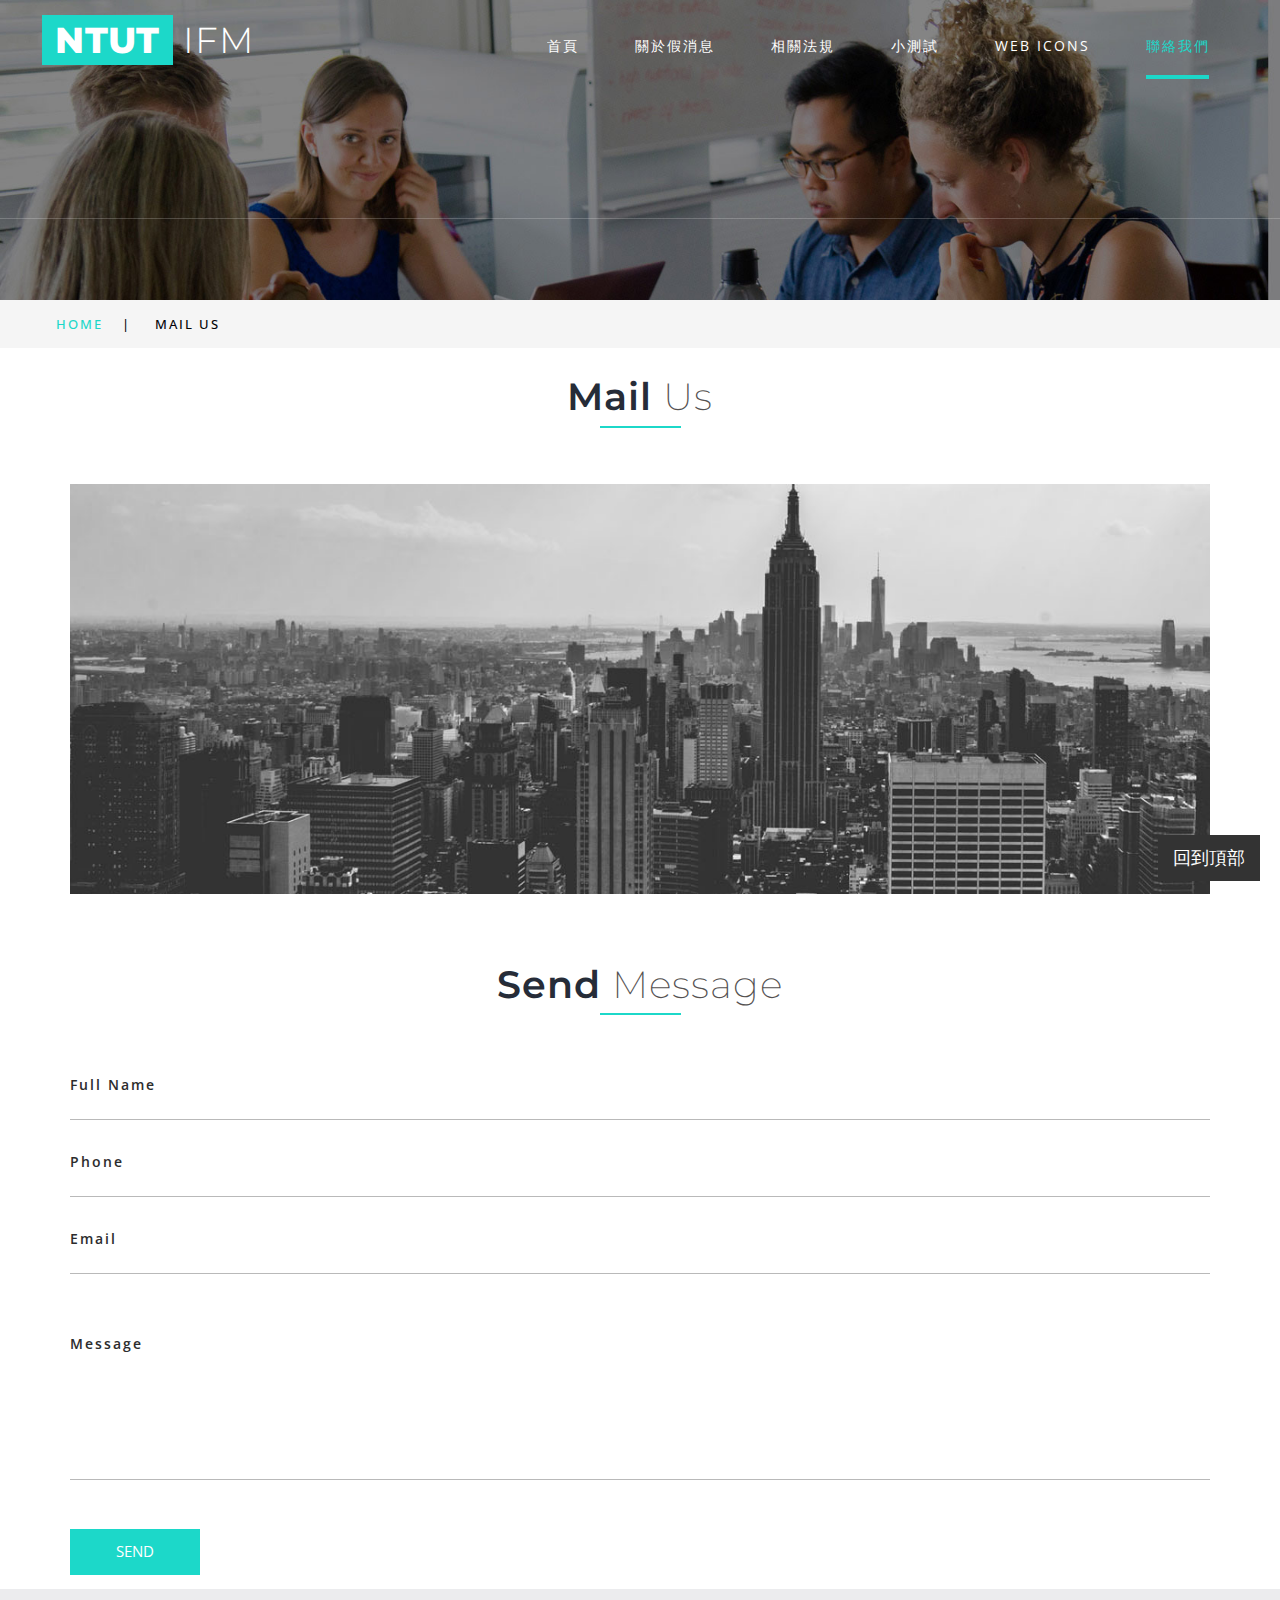
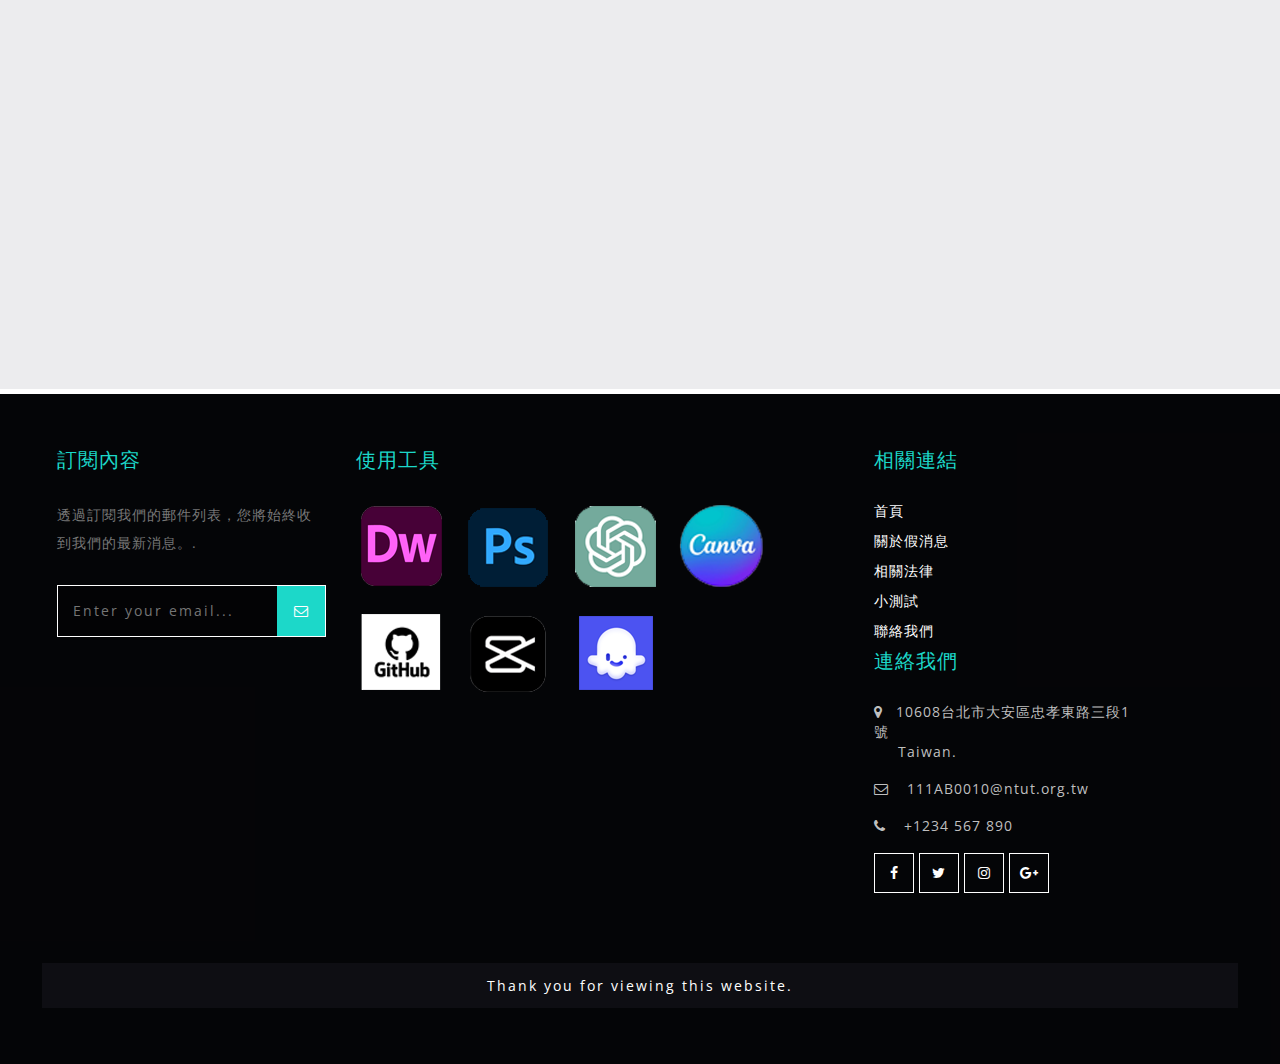
<file: mail.html>
<!DOCTYPE html>
<html lang="zxx">

<head>
	<title>Mail</title>
	<!-- custom-theme -->
	<meta name="viewport" content="width=device-width, initial-scale=1">
	<meta http-equiv="Content-Type" content="text/html; charset=utf-8" />
	<meta name="keywords" content="" />
	<script type="application/x-javascript">
		addEventListener("load", function () {
			setTimeout(hideURLbar, 0);
		}, false);

		function hideURLbar() {
			window.scrollTo(0, 1);
		}
	</script>
	<!-- //custom-theme -->
	<link href="css/bootstrap.css" rel="stylesheet" type="text/css" media="all" />
	<link href="css/style.css" rel="stylesheet" type="text/css" media="all" />
	<!-- font-awesome-icons -->
	<link href="css/font-awesome.css" rel="stylesheet">
	<!-- //font-awesome-icons -->
	<link href="http://fonts.googleapis.com/css?family=Open+Sans:300,300i,400,400i,600,600i,700,700i,800" rel="stylesheet">
	<link href="http://fonts.googleapis.com/css?family=Montserrat:100,100i,200,200i,300,400,400i,500,500i,600,600i,700,700i,800" rel="stylesheet">
</head>

<body>
	<!-- banner -->

	<div class="main_section_agile inner" id="home">
		<div class="agileits_w3layouts_banner_nav">

			<nav class="navbar navbar-default">
				<div class="navbar-header navbar-left">
					<button type="button" class="navbar-toggle collapsed" data-toggle="collapse" data-target="#bs-example-navbar-collapse-1">
						<span class="sr-only">Toggle navigation</span>
						<span class="icon-bar"></span>
						<span class="icon-bar"></span>
						<span class="icon-bar"></span>
					</button>
				<h1><a class="navbar-brand" href="index.html"> <span>NTUT</span> IFM</a></h1>

				</div>
				<!-- Collect the nav links, forms, and other content for toggling -->
				<div class="collapse navbar-collapse navbar-right" id="bs-example-navbar-collapse-1">
					<nav class="link-effect-2" id="link-effect-2">
						<ul class="nav navbar-nav">
							<li><a href="index.html" class="effect-3">首頁</a></li>
							
							<li><a href="about66.html" class="effect-3">關於假消息</a></li>
							<li><a href="single.html" class="effect-3">相關法規</a></li>
							<li><a href="blog.html" class="effect-3">小測試</a></li>
							<li><a href="icons.html">Web Icons</a></li>
							<li
							class="active"><a href="mail.html" class="effect-3">聯絡我們</a></li>
						</ul>
					</nav>
				</div>
			</nav>
			<div class="clearfix"> </div>
		</div>
	</div>
	<!-- //banner -->
	<!--/w3_short-->
	<div class="services-breadcrumb">
		<div class="agile_inner_breadcrumb">

			<ul class="w3_short">
				<li><a href="index.html">Home</a><span>|</span></li>
				<li>Mail Us</li>
			</ul>
		</div>
	</div>
	<!--//w3_short-->

   <!-- /mail -->
    <div class="banner-bottom inner">
        <div class="container">
            <div class="wthree_head_section">
                <h3 class="w3l_header w3_agileits_header">Mail <span>Us</span></h3>
            </div>
          <div class="agile_wthree_inner_grids">
          <div class="contact_img_agile">
		</div>
		<div class="contact-form agile_inner_grids">
			  <div class="wthree_head_section">
                <h3 class="w3l_header w3_agileits_header">Send <span>Message </span></h3>
            </div>
			<form action="#" method="post">
				<div class="fields-grid">
					<div class="styled-input agile-styled-input-top">
						<input type="text" name="Full Name" required="">
						<label>Full Name</label>
						<span></span>
					</div>
					<div class="styled-input agile-styled-input-top">
						<input type="text" name="Phone" required="">
						<label>Phone</label>
						<span></span>
					</div>
					<div class="styled-input">
						<input type="email" name="Email" required="">
						<label>Email</label>
						<span></span>
					</div>
					<div class="clearfix"> </div>
				</div>
				<div class="styled-input textarea-grid">
					<textarea name="Message" required=""></textarea>
					<label>Message</label>
					<span></span>
				</div>
				<input type="submit" value="SEND">
			</form>
		</div>
		<div class="clearfix"> </div>
          </div>
        </div>
    </div>
    <!-- //mail -->
    	<!-- /map -->
		<div class="map">
    <iframe src="https://www.google.com/maps/embed?pb=!1m18!1m12!1m3!1d3620.558168669248!2d121.5318187!3d25.0438884!2m3!1f0!2f0!3f0!3m2!1i1024!2i768!4f13.1!3m3!1m2!1s0x3442a97d255598df%3A0x47ea748e8f3f53aa!2z5ZyL6KGM5Lit5aSu5biC5Lit5aSu5Y-w5YyX5Y2A!5e0!3m2!1szh-TW!2stw!4v1623488994601!5m2!1szh-TW!2stw" style="border:0; width:100%; height:400px;" allowfullscreen="" loading="lazy"></iframe>
</div>

		<!-- //map -->

	<!-- footer -->
	<div class="footer">
		<div class="f-bg-w3l">
				<div class="col-md-3 w3layouts_footer_grid">
					<h2><span>訂閱內容</span></h2>
					<p>透過訂閱我們的郵件列表，您將始終收到我們的最新消息。.</p>
					<form action="#" method="post">
						<input type="email" name="Email" placeholder="Enter your email..." required="">
						<button class="btn1"><i class="fa fa-envelope-o" aria-hidden="true"></i></button>
						<div class="clearfix"> </div>
					</form>
					
				
				</div>
				<div class="col-md-4 w3layouts_footer_grid">
					<h3><span>使用工具</span></h3>
					 <ul class="con_inner_text midimg">
						<li><a href="#"><img src="images/end1.png" alt="" class="img-responsive" /></a></li>
					    <li><a href="#"><img src="images/end2.png" alt="" class="img-responsive" /></a></li>
						<li><a href="#"><img src="images/end3.png" alt="" class="img-responsive" /></a></li>
						<li><a href="#"><img src="images/end4.png" alt="" class="img-responsive" /></a></li>
						<li><a href="#"><img src="images/end5.png" alt="" class="img-responsive" /></a></li>
					    <li><a href="#"><img src="images/end6.png" alt="" class="img-responsive" /></a></li>
						 <li><a href="#"><img src="images/end7.png" alt="" class="img-responsive" /></a></li>
						<li></li>
				     </ul>
					
				</div>
				<div class="col-md-2 w3layouts_footer_grid">
				  <h3><span>相關連結</span> </h3>
					  <ul class="links">
							<li><a href="index.html">首頁</a></li>
							<li><a href="about66.html">關於假消息</a></li>
							<li><a href="single.html">相關法律</a>							</li>
							<li><a href="blog.html">小測試</a></li>
							<li><a href="mail.html">聯絡我們</a></li>
						</ul>
				</div>
				<div class="col-md-3 w3layouts_footer_grid">
					<h2><span>連絡我們</span></h2>
					    <ul class="con_inner_text">
							<li><span class="fa fa-map-marker" aria-hidden="true"></span>10608台北市大安區忠孝東路三段1號 <label> Taiwan.</label></li>
							<li><span class="fa fa-envelope-o" aria-hidden="true"></span> <a href="mailto:info@example.com">111AB0010@ntut.org.tw</a></li>
							<li><span class="fa fa-phone" aria-hidden="true"></span> +1234 567 890</li>
						</ul>

					<ul class="social_agileinfo">
						<li><a href="#" class="w3_facebook"><i class="fa fa-facebook"></i></a></li>
						<li><a href="#" class="w3_twitter"><i class="fa fa-twitter"></i></a></li>
						<li><a href="#" class="w3_instagram"><i class="fa fa-instagram"></i></a></li>
						<li><a href="#" class="w3_google"><i class="fa fa-google-plus"></i></a></li>
					</ul>
				</div>


				<div class="clearfix"> </div>
					<p class="copyright"> Thank you for viewing this website.</p>
			</div>
	</div>
	<!-- //footer -->
<button id="backToTopBtn">回到頂部</button>

	<!-- js -->
	<script type="text/javascript" src="js/jquery-2.1.4.min.js"></script>
	<!-- //js -->
	<script src="js/modernizr-2.6.2.min.js"></script>
	<!-- //nav -->
	<script type="text/javascript" src="js/bootstrap-3.1.1.min.js"></script>
<script>// 滾動到頁面頂部的功能
 
     
    
document.getElementById('backToTopBtn').addEventListener('click', function() {
    scrollToTop();
});

// 平滑滾動到頁面頂部的功能
function scrollToTop() {
    const scrollDuration = 300; // 滾動持續時間（毫秒）
    const scrollStep = -window.scrollY / (scrollDuration / 15); // 每步滾動的距離

    const scrollInterval = setInterval(function(){
        if (window.scrollY != 0) {
            window.scrollBy(0, scrollStep);
        } else {
            clearInterval(scrollInterval);
        }
    }, 15);
}</script>

</body>

	
</html>
</file>
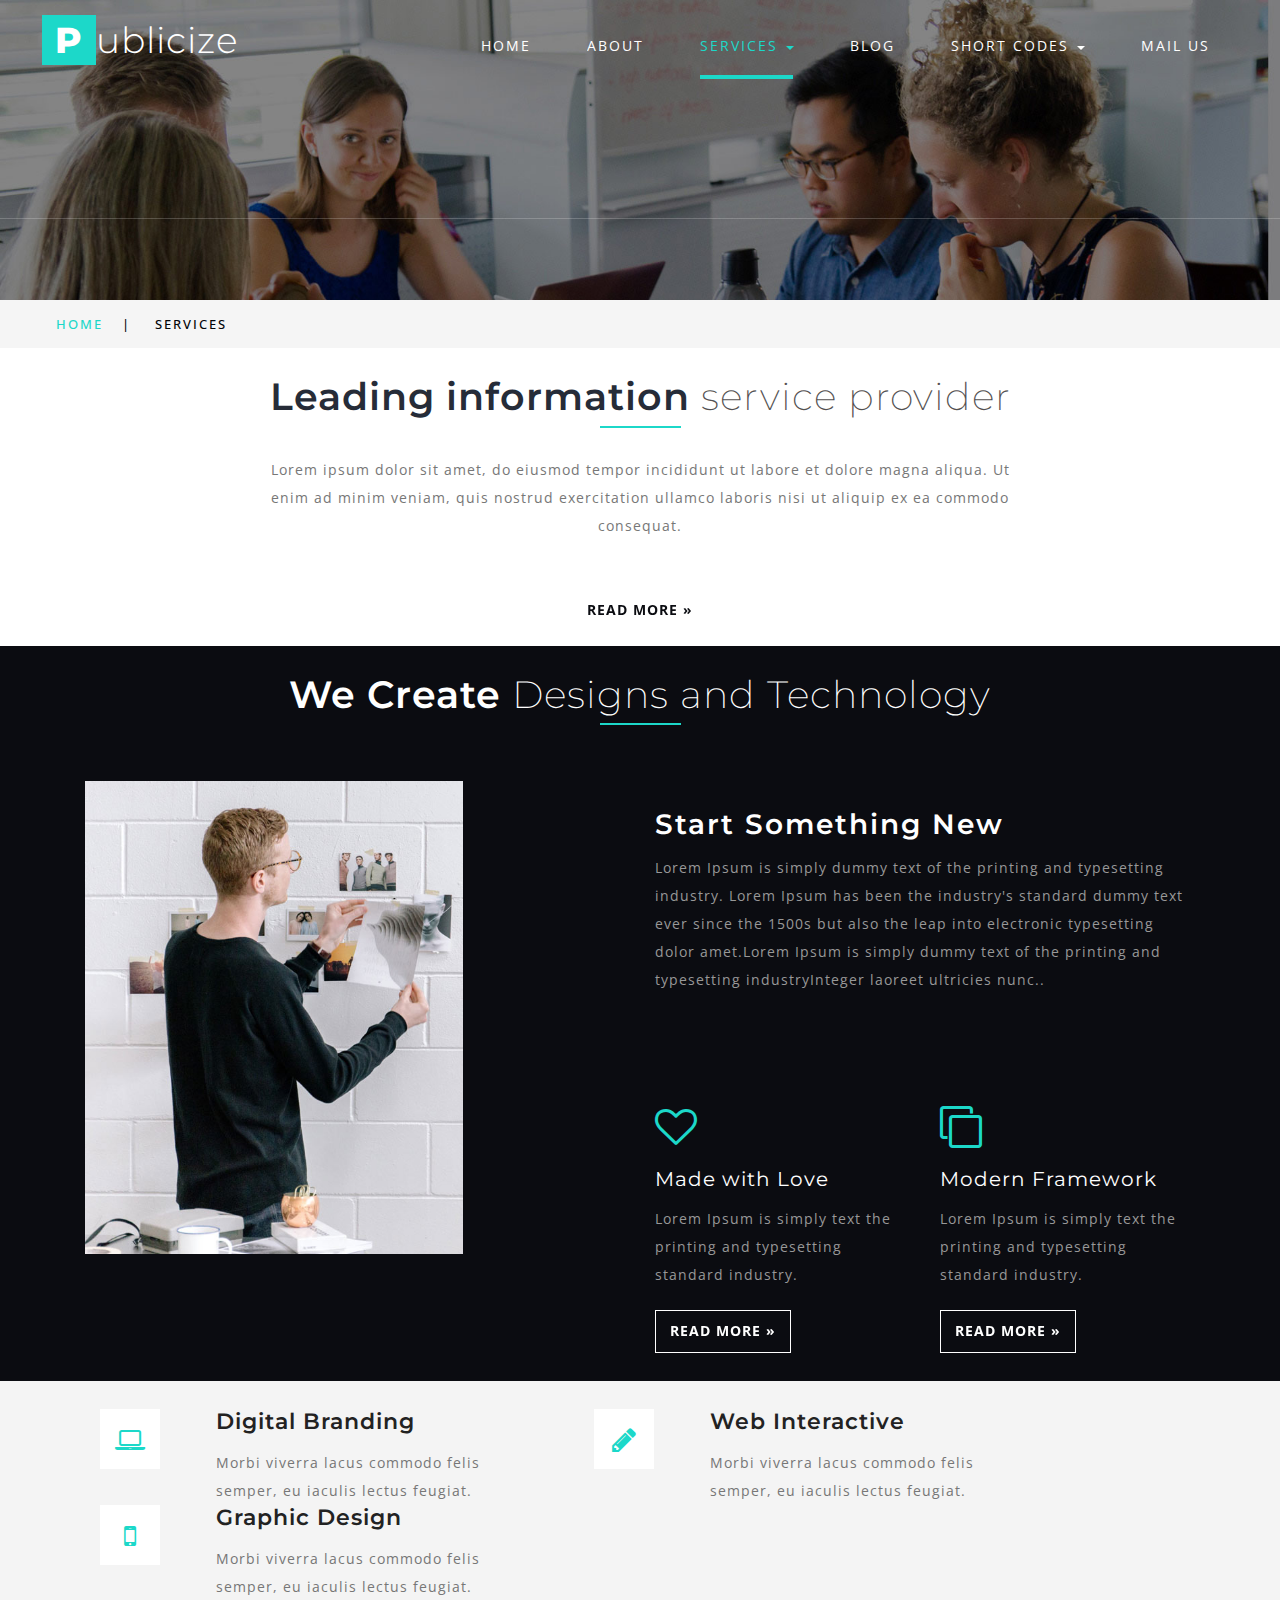
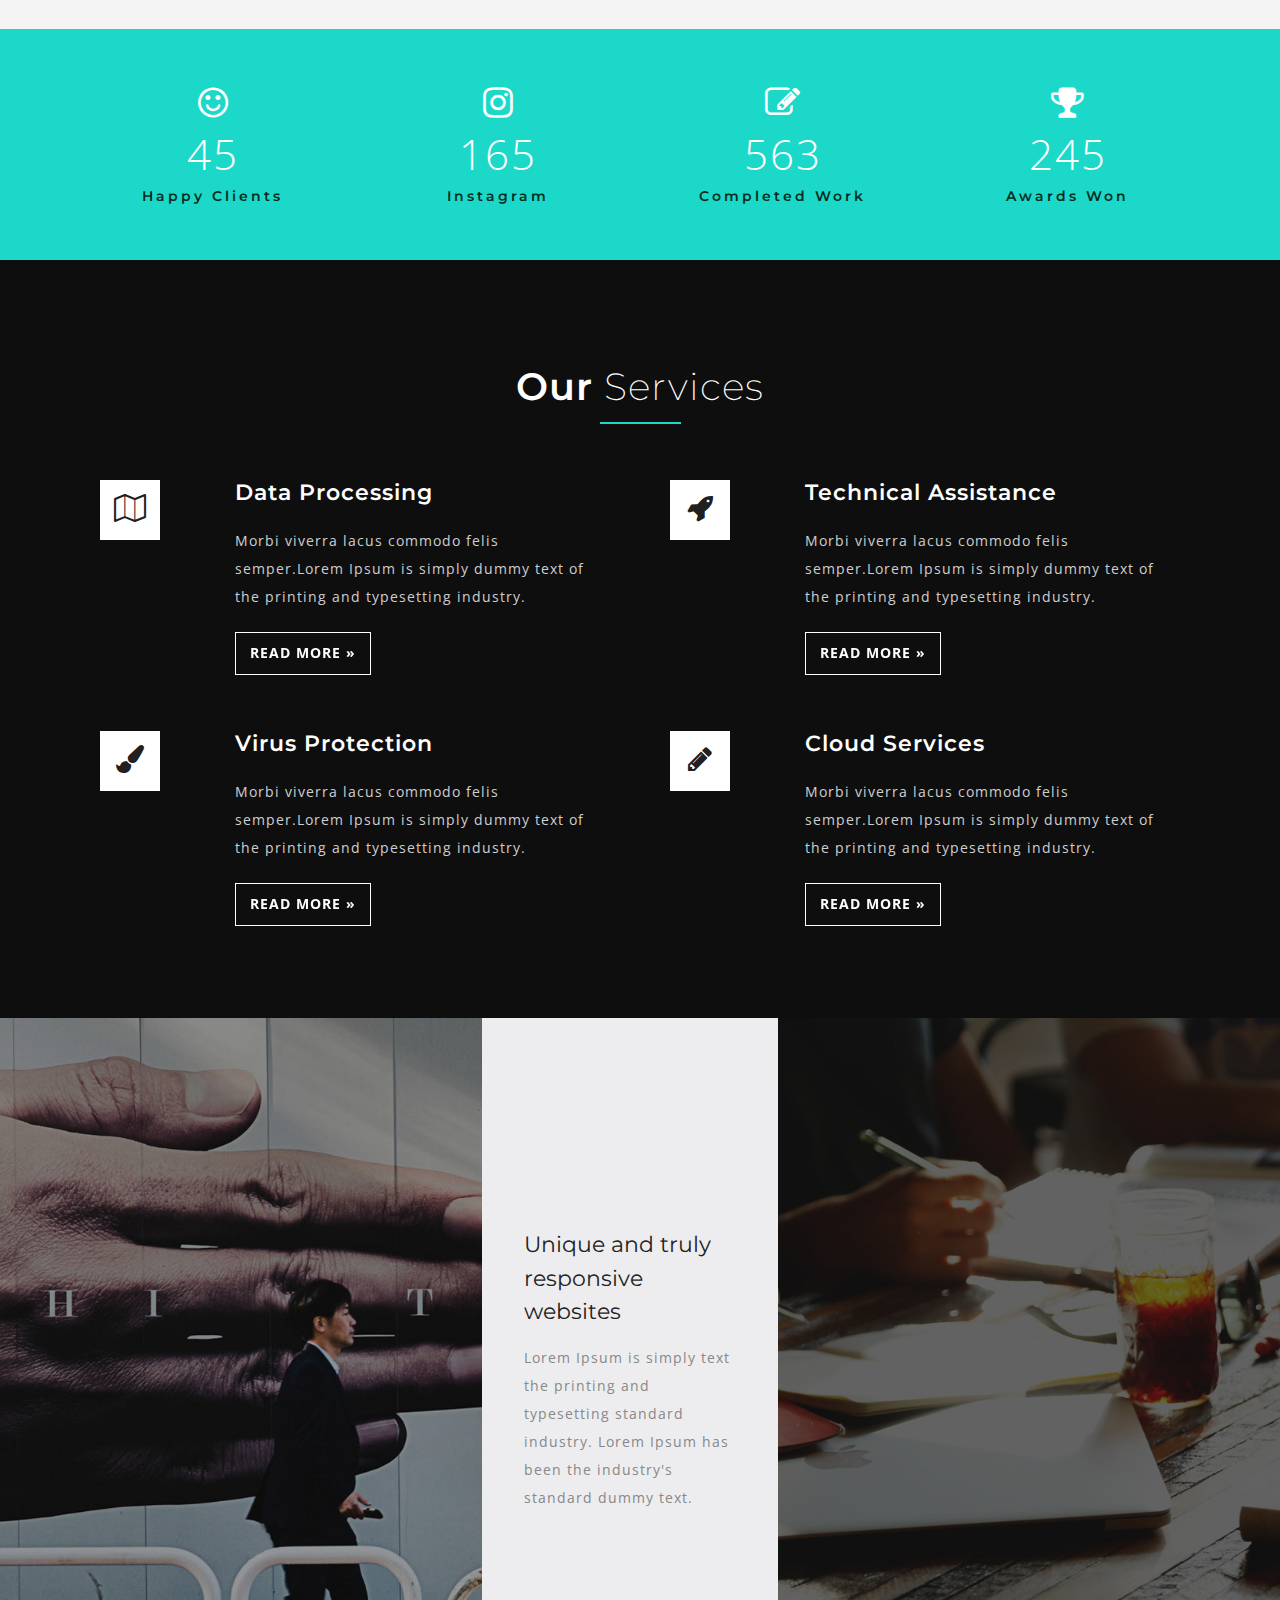
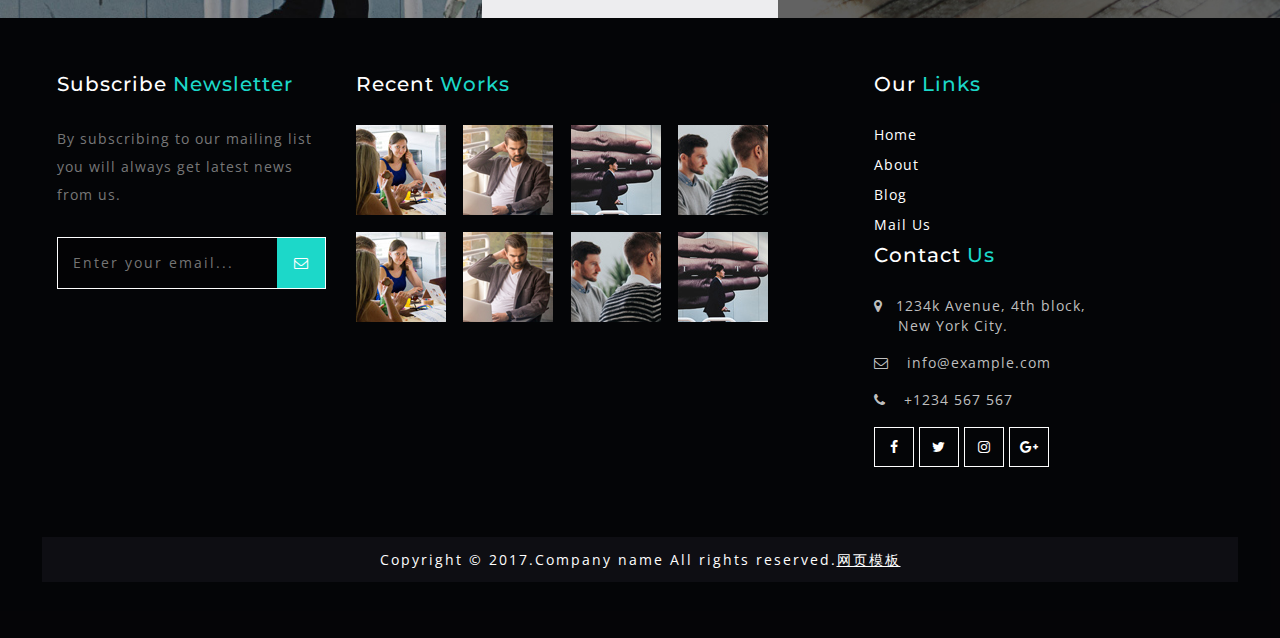
<file: services.html>
<!DOCTYPE html>
<html lang="zxx">

<head>
	<title>Services</title>
	<!-- custom-theme -->
	<meta name="viewport" content="width=device-width, initial-scale=1">
	<meta http-equiv="Content-Type" content="text/html; charset=utf-8" />
	<meta name="keywords" content="" />
	<script type="application/x-javascript">
		addEventListener("load", function () {
			setTimeout(hideURLbar, 0);
		}, false);

		function hideURLbar() {
			window.scrollTo(0, 1);
		}
	</script>
	<!-- //custom-theme -->
	<link href="css/bootstrap.css" rel="stylesheet" type="text/css" media="all" />
	<!-- Owl-carousel-CSS -->
	<link href="css/owl.carousel.css" rel="stylesheet">
	<link rel="stylesheet" href="css/team.css" type="text/css" media="all" />
	<link href="css/style.css" rel="stylesheet" type="text/css" media="all" />
	<!-- font-awesome-icons -->
	<link href="css/font-awesome.css" rel="stylesheet">
	<!-- //font-awesome-icons -->
	<link href="http://fonts.googleapis.com/css?family=Open+Sans:300,300i,400,400i,600,600i,700,700i,800" rel="stylesheet">
	<link href="http://fonts.googleapis.com/css?family=Montserrat:100,100i,200,200i,300,400,400i,500,500i,600,600i,700,700i,800" rel="stylesheet">
</head>

<body>
	<!-- banner -->

	<div class="main_section_agile inner" id="home">
		<div class="agileits_w3layouts_banner_nav">

			<nav class="navbar navbar-default">
				<div class="navbar-header navbar-left">
					<button type="button" class="navbar-toggle collapsed" data-toggle="collapse" data-target="#bs-example-navbar-collapse-1">
						<span class="sr-only">Toggle navigation</span>
						<span class="icon-bar"></span>
						<span class="icon-bar"></span>
						<span class="icon-bar"></span>
					</button>
				<h1><a class="navbar-brand" href="index.html"> <span>P</span>ublicize</a></h1>


				</div>
				<!-- Collect the nav links, forms, and other content for toggling -->
				<div class="collapse navbar-collapse navbar-right" id="bs-example-navbar-collapse-1">
					<nav class="link-effect-2" id="link-effect-2">
						<ul class="nav navbar-nav">
							<li><a href="index.html" class="effect-3">Home</a></li>
							<li><a href="about.html" class="effect-3">About</a></li>
							<li class="dropdown active">
								<a href="#" class="dropdown-toggle effect-3" data-toggle="dropdown">Services <b class="caret"></b></a>
								<ul class="dropdown-menu agile_short_dropdown">
									<li><a href="services.html">It Solutions</a></li>
									<li><a href="services1.html">Event Management</a></li>
								</ul>
							</li>
							<li><a href="blog.html" class="effect-3">Blog</a></li>
							<li class="dropdown">
								<a href="#" class="dropdown-toggle effect-3" data-toggle="dropdown">Short Codes <b class="caret"></b></a>
								<ul class="dropdown-menu agile_short_dropdown">
									<li><a href="icons.html">Web Icons</a></li>
									<li><a href="typography.html">Typography</a></li>
								</ul>
							</li>
							<li><a href="mail.html" class="effect-3">Mail Us</a></li>
						</ul>
					</nav>
				</div>
			</nav>
			<div class="clearfix"> </div>
		</div>
	</div>
	<!-- //banner -->
<!--/w3_short-->
	<div class="services-breadcrumb">
		<div class="agile_inner_breadcrumb">

			<ul class="w3_short">
				<li><a href="index.html">Home</a><span>|</span></li>
				<li>Services</li>
			</ul>
		</div>
	</div>
	<!--//w3_short-->
	<!-- /banner_bottom_w3ls_agile -->
	<div class="banner-bottom inner">
		<div class="banner_bottom_w3ls_info">
			<div class="wthree_head_section">
				<h3 class="w3l_header w3_agileits_header">Leading information <span>service provider</span></h3>
			</div>

			<p>Lorem ipsum dolor sit amet, do eiusmod tempor incididunt ut labore et dolore magna aliqua. Ut enim ad minim veniam, quis
				nostrud exercitation ullamco laboris nisi ut aliquip ex ea commodo consequat.</p>
			<div class="agileits-button two">
				<a class="btn btn-primary btn-lg hvr-underline-from-left" href="single.html" role="button">Read More »</a>
			</div>
		</div>
	</div>
	<!-- //banner_bottom_w3ls_agile -->


	<!-- //banner -->
		<!-- /about -->
	<div class="about" id="welcome">
		<div class="container">
			<div class="wthree_head_section">
				<h3 class="w3l_header w3_agileits_header two">We Create <span>Designs and Technology</span></h3>
			</div>
			<div class="agile_wthree_inner_grids">

				<div class="col-md-6 about_agileinfo_grid_imgs">
					<img src="images/about.jpg" alt="" />
				</div>

				<div class="col-md-6 about_agileinfo">
					<h4>Start Something New</h4>
					<p>Lorem Ipsum is simply dummy text of the printing and typesetting industry. Lorem Ipsum has been the industry's standard
						dummy text ever since the 1500s but also the leap into electronic typesetting dolor amet.Lorem Ipsum is simply dummy
						text of the printing and typesetting industryInteger laoreet ultricies nunc..</p>
					<div class="mid-inner-info">
						<div class="col-md-6 mid-inner-sec one">
							<span class="fa fa-heart-o" aria-hidden="true"></span>
							<h5>Made with Love</h5>
							<p>Lorem Ipsum is simply text the printing and typesetting standard industry.</p>
							<div class="agileits-button two service">
								<a class="btn btn-primary btn-lg hvr-underline-from-left" href="single.html" role="button">Read More »</a>
							</div>
						</div>
						<div class="col-md-6 mid-inner-sec">
							<span class="fa fa-clone" aria-hidden="true"></span>
							<h5>Modern Framework</h5>
							<p>Lorem Ipsum is simply text the printing and typesetting standard industry.</p>
							<div class="agileits-button two service">
								<a class="btn btn-primary btn-lg hvr-underline-from-left" href="single.html" role="button">Read More »</a>
							</div>
						</div>
					</div>

				</div>
				<div class="clearfix"></div>
			</div>
		</div>
	</div>
	<!-- Modal4 -->
	<div class="modal fade" id="myModal4" tabindex="-1" role="dialog">
		<div class="modal-dialog">
			<!-- Modal content-->
			<div class="modal-content">
				<div class="modal-header">
					<button type="button" class="close" data-dismiss="modal">&times;</button>
					<div class="modal-info">
						<h4>Publicize</h4>
						<img src="images/banner2.jpg" alt=" " class="img-responsive" />
						<h5>Sub Heading here</h5>
						<p class="para-agileits-w3layouts">Duis sit amet nisi quis leo fermentum vestibulum vitae eget augue. Nulla quam nunc, vulputate id urna at, tempor tincidunt
							metus. Sed feugiat quam nec mauris mattis malesuada.</p>
					</div>
				</div>
			</div>
		</div>
	</div>
	<!-- //Modal4 -->

	<!--//about -->
	<!-- banner-bottom -->
	<div class="banner-bottom service_agile">
		<div class="container">
			<div class="col-md-4 agileits_banner_bottom_left">
				<div class="agileinfo_banner_bottom_pos">
					<div class="w3_agileits_banner_bottom_pos_grid">
						<div class="col-xs-3 wthree_banner_bottom_grid_left">
							<div class="agile_banner_bottom_grid_left_grid hvr-radial-out">
								<span class="fa fa-laptop" aria-hidden="true"></span>
							</div>
						</div>
						<div class="col-xs-9 wthree_banner_bottom_grid_right">
							<h4>Digital Branding</h4>
							<p>Morbi viverra lacus commodo felis semper, eu iaculis lectus feugiat.</p>

						</div>
						<div class="clearfix"> </div>
					</div>
				</div>
			</div>
			<div class="col-md-4 agileits_banner_bottom_left">
				<div class="agileinfo_banner_bottom_pos">
					<div class="w3_agileits_banner_bottom_pos_grid">
						<div class="col-xs-3 wthree_banner_bottom_grid_left">
							<div class="agile_banner_bottom_grid_left_grid hvr-radial-out">
								<span class="fa fa-pencil" aria-hidden="true"></span>
							</div>
						</div>
						<div class="col-xs-9 wthree_banner_bottom_grid_right">
							<h4>Web Interactive</h4>
							<p>Morbi viverra lacus commodo felis semper, eu iaculis lectus feugiat.</p>

						</div>
						<div class="clearfix"> </div>
					</div>
				</div>
			</div>
			<div class="col-md-4 agileits_banner_bottom_left">
				<div class="agileinfo_banner_bottom_pos">
					<div class="w3_agileits_banner_bottom_pos_grid">
						<div class="col-xs-3 wthree_banner_bottom_grid_left">
							<div class="agile_banner_bottom_grid_left_grid hvr-radial-out">
								<span class="fa fa-mobile" aria-hidden="true"></span>
							</div>
						</div>
						<div class="col-xs-9 wthree_banner_bottom_grid_right">
							<h4>Graphic Design</h4>
							<p>Morbi viverra lacus commodo felis semper, eu iaculis lectus feugiat.</p>

						</div>
						<div class="clearfix"> </div>
					</div>
				</div>
			</div>
			<div class="clearfix"> </div>
		</div>
	</div>
	<!-- //banner-bottom -->
	<!-- stats -->
	<div class="stats" id="stats">
		<div class="container">
			<div class="col-md-3 w3layouts_stats_left w3_counter_grid">
				<span class="fa fa-smile-o" aria-hidden="true"></span>
				<p class="counter">45</p>
				<h3>Happy Clients</h3>
			</div>
			<div class="col-md-3 w3layouts_stats_left w3_counter_grid1">
				<span class="fa fa-instagram" aria-hidden="true"></span>
				<p class="counter">165</p>
				<h3>Instagram</h3>
			</div>
			<div class="col-md-3 w3layouts_stats_left w3_counter_grid2">
				<span class="fa fa-pencil-square-o" aria-hidden="true"></span>
				<p class="counter">563</p>
				<h3>Completed Work </h3>
			</div>
			<div class="col-md-3 w3layouts_stats_left w3_counter_grid3">
				<span class="fa fa-trophy" aria-hidden="true"></span>
				<p class="counter">245</p>
				<h3>Awards Won </h3>
			</div>
			<div class="clearfix"> </div>
		</div>
	</div>
	<!-- //stats -->
	<!-- services -->
	<div class="services two-inner" id="services">
		<div class="container">
			<div class="wthree_head_section">
				<h3 class="w3l_header w3_agileits_header two">Our <span>Services</span></h3>
			</div>
			<div class="agile_wthree_inner_grids">
				<div class="col-md-6 agileits_banner_bottom_left">
					<div class="agileinfo_banner_bottom_pos">
						<div class="w3_agileits_banner_bottom_pos_grid two">
							<div class="col-xs-3 wthree_banner_bottom_grid_left">
								<div class="agile_banner_bottom_grid_left_grid hvr-radial-out">
									<span class="fa fa-map-o" aria-hidden="true"></span>
								</div>
							</div>
							<div class="col-xs-9 wthree_banner_bottom_grid_right">
								<h4 class="sub_service_agileits">Data Processing</h4>
								<p>Morbi viverra lacus commodo felis semper.Lorem Ipsum is simply dummy text of the printing and typesetting industry. </p>
								<div class="agileits-button two service">
									<a class="btn btn-primary btn-lg hvr-underline-from-left" href="single.html" role="button">Read More »</a>
								</div>
							</div>
							<div class="clearfix"> </div>
						</div>
					</div>
				</div>
				<div class="col-md-6 agileits_banner_bottom_left">
					<div class="agileinfo_banner_bottom_pos">
						<div class="w3_agileits_banner_bottom_pos_grid two">
							<div class="col-xs-3 wthree_banner_bottom_grid_left">
								<div class="agile_banner_bottom_grid_left_grid hvr-radial-out">
									<span class="fa fa-rocket" aria-hidden="true"></span>
								</div>
							</div>
							<div class="col-xs-9 wthree_banner_bottom_grid_right">
								<h4 class="sub_service_agileits">Technical Assistance</h4>
								<p>Morbi viverra lacus commodo felis semper.Lorem Ipsum is simply dummy text of the printing and typesetting industry. </p>
								<div class="agileits-button two service">
									<a class="btn btn-primary btn-lg hvr-underline-from-left" href="single.html" role="button">Read More »</a>
								</div>
							</div>
							<div class="clearfix"> </div>
						</div>
					</div>
				</div>
				<div class="col-md-6 agileits_banner_bottom_left two">
					<div class="agileinfo_banner_bottom_pos">
						<div class="w3_agileits_banner_bottom_pos_grid two">
							<div class="col-xs-3 wthree_banner_bottom_grid_left">
								<div class="agile_banner_bottom_grid_left_grid hvr-radial-out">
									<span class="fa fa-paint-brush" aria-hidden="true"></span>
								</div>
							</div>
							<div class="col-xs-9 wthree_banner_bottom_grid_right">
								<h4 class="sub_service_agileits">Virus Protection</h4>
								<p>Morbi viverra lacus commodo felis semper.Lorem Ipsum is simply dummy text of the printing and typesetting industry. </p>
								<div class="agileits-button two service">
									<a class="btn btn-primary btn-lg hvr-underline-from-left" href="single.html" role="button">Read More »</a>
								</div>
							</div>
							<div class="clearfix"> </div>
						</div>
					</div>
				</div>
				<div class="col-md-6 agileits_banner_bottom_left two">
					<div class="agileinfo_banner_bottom_pos">
						<div class="w3_agileits_banner_bottom_pos_grid two">
							<div class="col-xs-3 wthree_banner_bottom_grid_left">
								<div class="agile_banner_bottom_grid_left_grid hvr-radial-out">
									<span class="fa fa-pencil" aria-hidden="true"></span>
								</div>
							</div>
							<div class="col-xs-9 wthree_banner_bottom_grid_right">
								<h4 class="sub_service_agileits">Cloud Services</h4>
								<p>Morbi viverra lacus commodo felis semper.Lorem Ipsum is simply dummy text of the printing and typesetting industry. </p>
								<div class="agileits-button two service">
									<a class="btn btn-primary btn-lg hvr-underline-from-left" href="single.html" role="button">Read More »</a>
								</div>
							</div>
							<div class="clearfix"> </div>
						</div>
					</div>
				</div>

				<div class="clearfix"> </div>
			</div>
		</div>
	</div>
	<!-- //services -->
		<!-- medile_section -->
	<div class="medile_section" id="three_grids">
		<div class="col-md-5 mid-one"> </div>
		<div class="col-md-3 mid-text-info">
			<h4>Unique and truly responsive websites</h4>
			<p>Lorem Ipsum is simply text the printing and typesetting standard industry. Lorem Ipsum has been the industry's standard
				dummy text.</p>
		</div>
		<div class="col-md-4 mid-two"> </div>
		<div class="clearfix"> </div>

	</div>
	<!-- //medile_section -->
		<!-- footer -->
	<div class="footer">
		<div class="f-bg-w3l">
				<div class="col-md-3 w3layouts_footer_grid">
					<h2>Subscribe <span>Newsletter</span></h2>
					<p>By subscribing to our mailing list you will always get latest news from us.</p>
					<form action="#" method="post">
						<input type="email" name="Email" placeholder="Enter your email..." required="">
						<button class="btn1"><i class="fa fa-envelope-o" aria-hidden="true"></i></button>
						<div class="clearfix"> </div>
					</form>
					
				
				</div>
				<div class="col-md-4 w3layouts_footer_grid">
					<h3>Recent <span>Works</span></h3>
					 <ul class="con_inner_text midimg">
						<li><a href="#"><img src="images/banner22.jpg" alt="" class="img-responsive" /></a></li>
					    <li><a href="#"><img src="images/banner33.jpg" alt="" class="img-responsive" /></a></li>
						<li><a href="#"><img src="images/banner44.jpg" alt="" class="img-responsive" /></a></li>
						<li><a href="#"><img src="images/banner11.jpg" alt="" class="img-responsive" /></a></li>
						<li><a href="#"><img src="images/banner22.jpg" alt="" class="img-responsive" /></a></li>
					    <li><a href="#"><img src="images/banner33.jpg" alt="" class="img-responsive" /></a></li>
						 <li><a href="#"><img src="images/banner11.jpg" alt="" class="img-responsive" /></a></li>
						<li><a href="#"><img src="images/banner44.jpg" alt="" class="img-responsive" /></a></li>
				     </ul>
					
				</div>
				<div class="col-md-2 w3layouts_footer_grid">
					<h3>Our <span>Links</span> </h3>
					  <ul class="links">
							<li><a href="index.html">Home</a></li>
							<li><a href="about.html">About</a></li>
							<li><a href="blog.html">Blog</a></li>
							<li><a href="mail.html">Mail Us</a></li>
						</ul>
				</div>
				<div class="col-md-3 w3layouts_footer_grid">
					<h2>Contact <span>Us</span></h2>
					    <ul class="con_inner_text">
							<li><span class="fa fa-map-marker" aria-hidden="true"></span>1234k Avenue, 4th block, <label> New York City.</label></li>
							<li><span class="fa fa-envelope-o" aria-hidden="true"></span> <a href="mailto:info@example.com">info@example.com</a></li>
							<li><span class="fa fa-phone" aria-hidden="true"></span> +1234 567 567</li>
						</ul>

					<ul class="social_agileinfo">
						<li><a href="#" class="w3_facebook"><i class="fa fa-facebook"></i></a></li>
						<li><a href="#" class="w3_twitter"><i class="fa fa-twitter"></i></a></li>
						<li><a href="#" class="w3_instagram"><i class="fa fa-instagram"></i></a></li>
						<li><a href="#" class="w3_google"><i class="fa fa-google-plus"></i></a></li>
					</ul>
				</div>


				<div class="clearfix"> </div>
					<p class="copyright">Copyright &copy; 2017.Company name All rights reserved.<a target="_blank" href="http://sc.chinaz.com/moban/">&#x7F51;&#x9875;&#x6A21;&#x677F;</a></p>
			</div>
	</div>
	<!-- //footer -->
	<!-- js -->
	<script type="text/javascript" src="js/jquery-2.1.4.min.js"></script>
	<!-- //js -->
	<!-- stats -->
	<script src="js/jquery.waypoints.min.js"></script>
	<script src="js/jquery.countup.js"></script>
	<script>
		$('.counter').countUp();
	</script>
	<!-- //stats -->
	<script src="js/modernizr-2.6.2.min.js"></script>
	<!-- //nav -->
	<script type="text/javascript" src="js/bootstrap-3.1.1.min.js"></script>


</body>

</html>
</file>
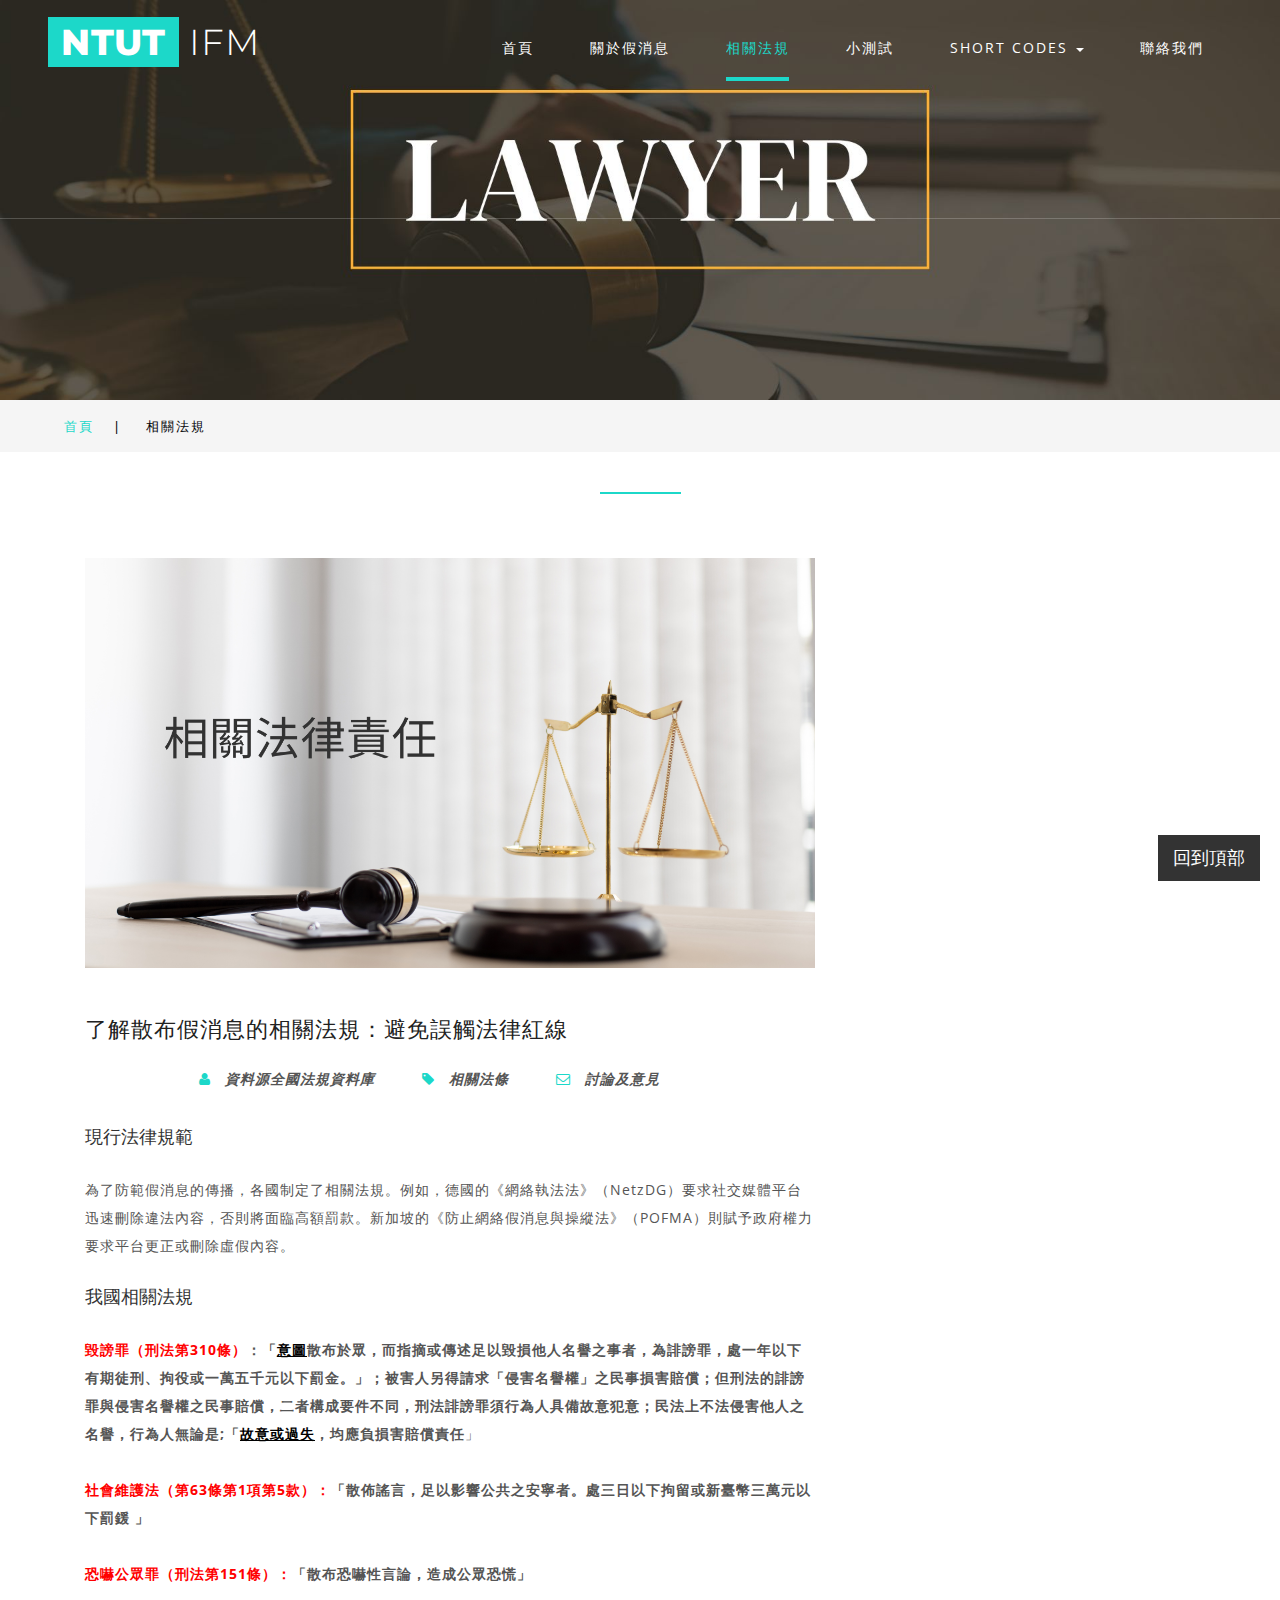
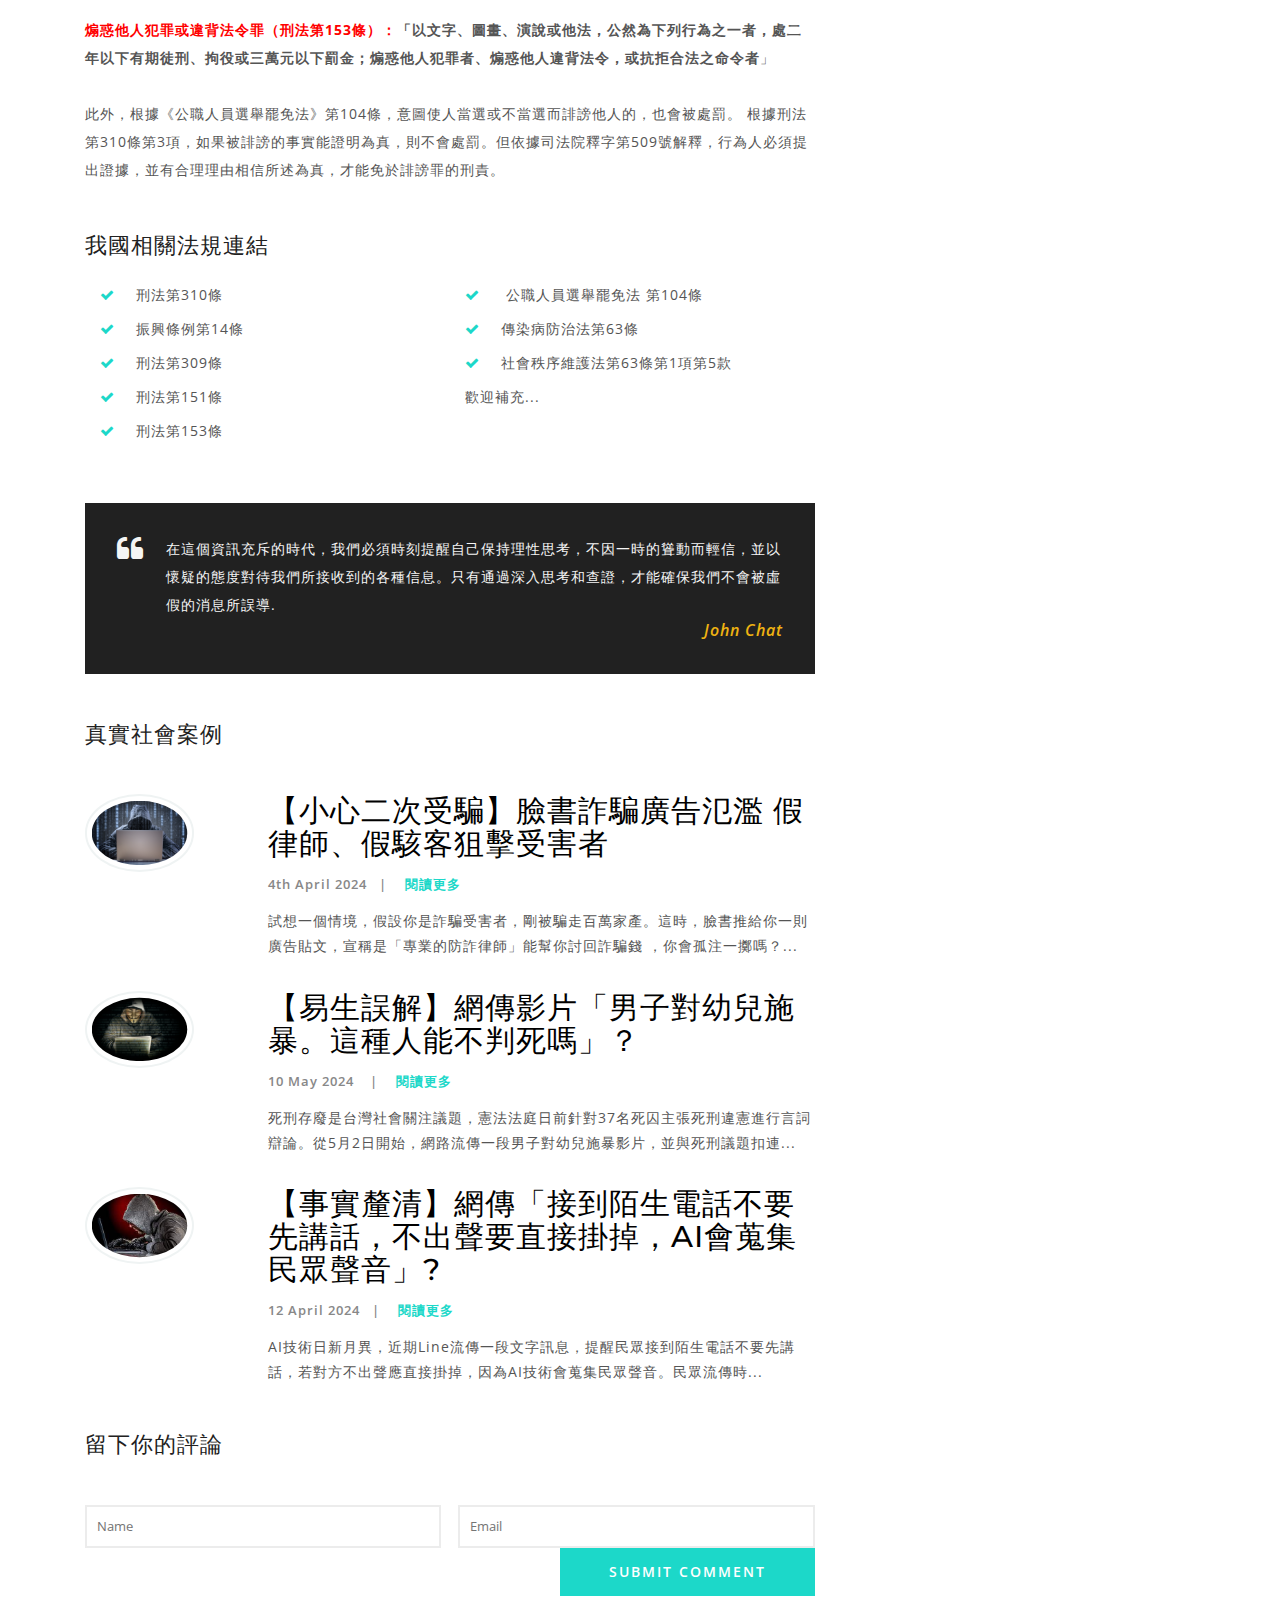
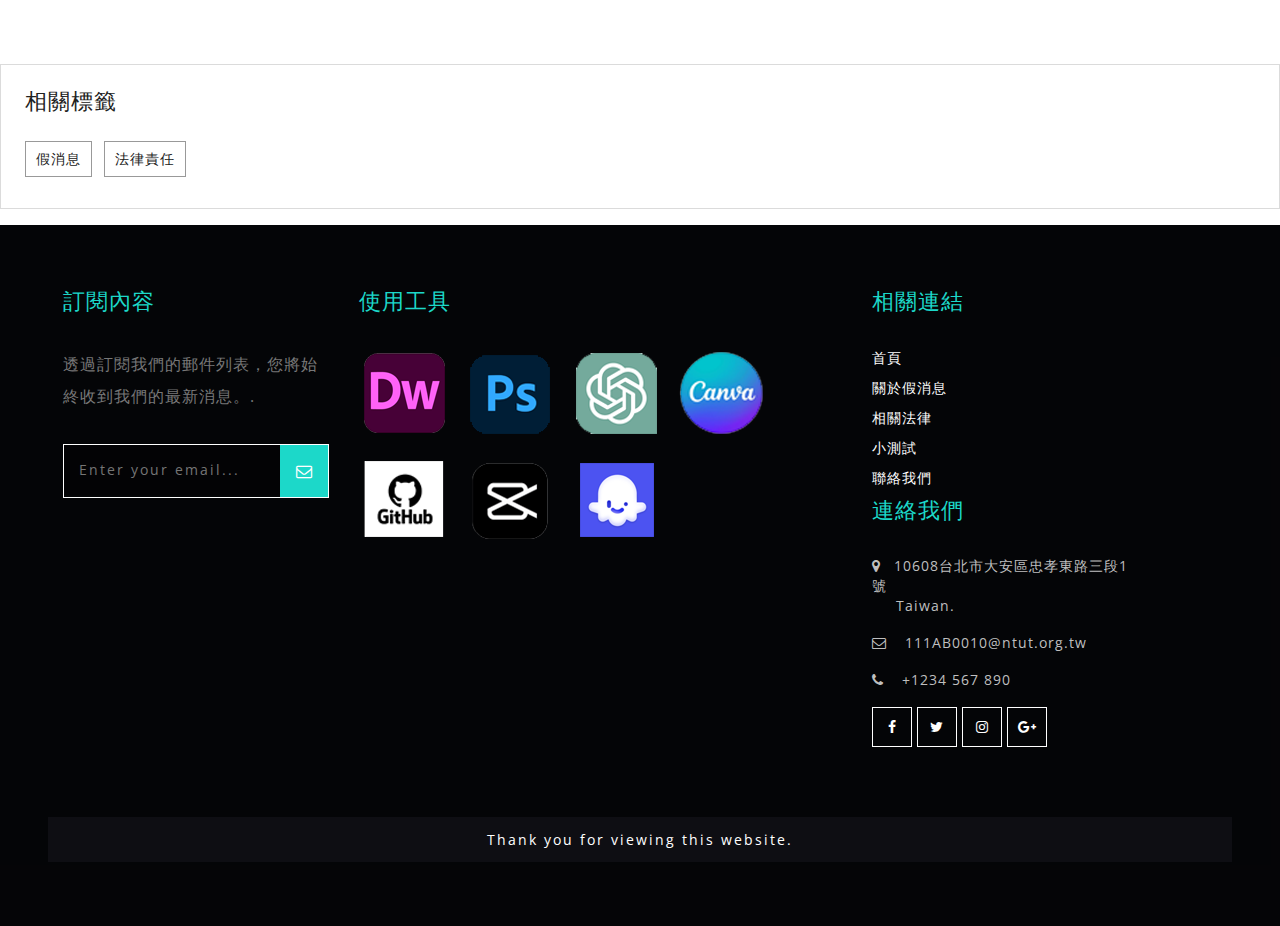
<file: single.html>
<!DOCTYPE html>
<html lang="zxx">

<head>
	<title>相關法律</title>
	<!-- custom-theme -->
	<meta name="viewport" content="width=device-width, initial-scale=1">
	<meta http-equiv="Content-Type" content="text/html; charset=utf-8" />
	<meta name="keywords" content="" />
	<script type="application/x-javascript">
		addEventListener("load", function () {
			setTimeout(hideURLbar, 0);
		}, false);

		function hideURLbar() {
			window.scrollTo(0, 1);
		}
	</script>
	<!-- //custom-theme -->
	<link href="css/bootstrap.css" rel="stylesheet" type="text/css" media="all" />
    <link href="css/blog.css" rel="stylesheet" type="text/css" media="all" />
	<link href="css/single.css" rel="stylesheet" type="text/css" media="all" />
	<link href="css/style.css" rel="stylesheet" type="text/css" media="all" />
	
	
	<!-- font-awesome-icons -->
	<link href="css/font-awesome.css" rel="stylesheet">
	<!-- //font-awesome-icons -->
	<link href="http://fonts.googleapis.com/css?family=Open+Sans:300,300i,400,400i,600,600i,700,700i,800" rel="stylesheet">
	<link href="http://fonts.googleapis.com/css?family=Montserrat:100,100i,200,200i,300,400,400i,500,500i,600,600i,700,700i,800" rel="stylesheet">
</head>

<body>
	<!-- banner -->

	<div class="main_section_agile innertwo" id="home">
		<div class="agileits_w3layouts_banner_nav">

			<nav class="navbar navbar-default">
				<div class="navbar-header navbar-left">
					<button type="button" class="navbar-toggle collapsed" data-toggle="collapse" data-target="#bs-example-navbar-collapse-1">
						<span class="sr-only">Toggle navigation</span>
						<span class="icon-bar"></span>
						<span class="icon-bar"></span>
						<span class="icon-bar"></span>
					</button>
					<h1><a class="navbar-brand" href="index.html"> <span>NTUT</span> IFM</a></h1>

				</div>
				<!-- Collect the nav links, forms, and other content for toggling -->
				<div class="collapse navbar-collapse navbar-right" id="bs-example-navbar-collapse-1">
					<nav class="link-effect-2" id="link-effect-2">
						<ul class="nav navbar-nav">
							<li><a href="index.html" class="effect-3">首頁</a></li>
							<li>
							<a href="about66.html" class="effect-3">關於假消息</a></li>
							<li
							class="active"><a href="single.html" class="effect-3">相關法規</a></li>
							<li><a href="blog.html" class="effect-3">小測試</a></li>
							<li class="dropdown">
								<a href="#" class="dropdown-toggle effect-3" data-toggle="dropdown">Short Codes <b class="caret"></b></a>
								<ul class="dropdown-menu agile_short_dropdown">
									<li><a href="icons.html">Web Icons</a></li>
									<li><a href="typography.html">Typography</a></li>
								</ul>
							</li>
							<li><a href="mail.html" class="effect-3">聯絡我們</a></li>
						</ul>
					</nav>
				</div>
			</nav>
			<div class="clearfix"> </div>
		</div>
	</div>
	<!-- //banner -->
	<!--/w3_short-->
	<div class="services-breadcrumb">
		<div class="agile_inner_breadcrumb">

			<ul class="w3_short">
				<li><a href="index.html">首頁</a><span>|</span></li>
				<li>相關法規</li>
			</ul>
		</div>
	</div>
	<!--//w3_short-->
	<!-- /blog -->
	<div class="banner-bottom inner">
		<div class="container">
			<div class="wthree_head_section">
				<h3 class="w3l_header w3_agileits_header"><span></span></h3>
			</div>
		  <div class="agile_wthree_inner_grids">
			<div class="col-md-8 single-center">
					<div class="single-left1">
						<img src="images/法律2.png" alt=" " class="img-responsive" />
						<h3>了解散布假消息的相關法規：避免誤觸法律紅線</h3>
					  <ul>
						  <li><span class="fa fa-user" aria-hidden="true"></span><a href="#">資料源全國法規資料庫</a></li>
							<li><span class="fa fa-tag" aria-hidden="true"></span><a href="#">相關法條</a></li>
							<li><span class="fa fa-envelope-o" aria-hidden="true"></span><a href="#">討論及意見</a></li><h3></h3>
					  </ul>
						<h4>現行法律規範</h4>
						<p>為了防範假消息的傳播，各國制定了相關法規。例如，德國的《網絡執法法》（NetzDG）要求社交媒體平台迅速刪除違法內容，否則將面臨高額罰款。新加坡的《防止網絡假消息與操縱法》（POFMA）則賦予政府權力要求平台更正或刪除虛假內容。</p>
						
						<h4>我國相關法規</h4>
					  <p><strong><span class="red-text">毀謗罪（刑法第310條）</span>：「<span class="black-underline-text">意圖</span>散布於眾，而指摘或傳述足以毀損他人名譽之事者，為誹謗罪，處一年以下有期徒刑、拘役或一萬五千元以下罰金。」；被害人另得請求「侵害名譽權」之民事損害賠償；但刑法的誹謗罪與侵害名譽權之民事賠償，二者構成要件不同，刑法誹謗罪須行為人具備故意犯意；民法上不法侵害他人之名譽，行為人無論是;「<span class="black-underline-text">故意或過失</span>，均應負損害賠償責任</strong>」</p>
						<p><strong><span class="red-text">社會維護法（第63條第1項第5款）：</span>「散佈謠言，足以影響公共之安寧者。處三日以下拘留或新臺幣三萬元以下罰鍰
」</strong></p>
						<p> <strong><span class="red-text">恐嚇公眾罪（刑法第151條）：</span>「散布恐嚇性言論，造成公眾恐慌」</strong></p>
						<p><strong><span class="red-text">煽惑他人犯罪或違背法令罪（刑法第153條）：</span>「以文字、圖畫、演說或他法，公然為下列行為之一者，處二年以下有期徒刑、拘役或三萬元以下罰金；煽惑他人犯罪者、煽惑他人違背法令，或抗拒合法之命令者</strong>」</p>
						<p>此外，根據《公職人員選舉罷免法》第104條，意圖使人當選或不當選而誹謗他人的，也會被處罰。
						  
						  根據刑法第310條第3項，如果被誹謗的事實能證明為真，則不會處罰。但依據司法院釋字第509號解釋，行為人必須提出證據，並有合理理由相信所述為真，才能免於誹謗罪的刑責。 </i></p>
				<h3> 我國相關法規連結</h3>
				  </div>
					<div class="single-left2">
						<div class="col-md-6 single-left2-left">
							<ul>
								<li><i class="fa fa-check" aria-hidden="true"></i><a href="https://law.moj.gov.tw/LawClass/LawSingle.aspx?pcode=C0000001&flno=310">刑法第310條</a></li>
								<li><i class="fa fa-check" aria-hidden="true"></i><a href="https://law.moj.gov.tw/LawClass/LawSingle.aspx?pcode=L0050039&flno=14">振興條例第14條</a></li>
								<li><i class="fa fa-check" aria-hidden="true"></i><a href="https://law.moj.gov.tw/LawClass/LawSingleRela.aspx?PCODE=C0000001&FLNO=309&ty=CJ">刑法第309條</a></li>
								<li><i class="fa fa-check" aria-hidden="true"></i><a href="https://law.moj.gov.tw/LawClass/LawSingle.aspx?pcode=C0000001&flno=151">刑法第151條</a></li>
								<li><i class="fa fa-check" aria-hidden="true"></i><a href="https://law.moj.gov.tw/LawClass/LawSingle.aspx?pcode=C0000001&flno=153">刑法第153條</a></li>

							</ul>
						</div>
						<div class="col-md-6 single-left2-left">
							<ul>
								<li><i class="fa fa-check" aria-hidden="true"></i><a href="https://law.moj.gov.tw/LawClass/LawSingle.aspx?pcode=D0020010&flno=104">	公職人員選舉罷免法 第104條</a></li>
								<li><i class="fa fa-check" aria-hidden="true"></i><a href="https://law.moj.gov.tw/LawClass/LawSingle.aspx?pcode=L0050001&flno=63">傳染病防治法第63條</a></li>
								
								<li><i class="fa fa-check" aria-hidden="true"></i><a href="https://law.moj.gov.tw/LawClass/LawSingle.aspx?pcode=D0080067&flno=63" target="_blank">社會秩序維護法第63條第1項第5款</a></li>
								
<li><a href="single.html" target="_blank">歡迎補充...</a></li>
						  </ul>
						</div>
						<div class="clearfix"> </div>
					</div>
					<div class="admin">
						<p>在這個資訊充斥的時代，我們必須時刻提醒自己保持理性思考，不因一時的聳動而輕信，並以懷疑的態度對待我們所接收到的各種信息。只有通過深入思考和查證，才能確保我們不會被虛假的消息所誤導.</p>
						<a href="#"><i>John Chat</i></a>
					</div>
					<div class="comments">
						<h3>真實社會案例</h3>
						<div class="comments-grids">
							<div class="comments-grid">
								<div class="comments-grid-left">
									<img src="images/測試.jpg" alt=" " class="img-responsive" />
								</div>
								<div class="comments-grid-right">
									<h4><a href="https://tfc-taiwan.org.tw/articles/10447" target="_blank">
									  <h2>【小心二次受騙】臉書詐騙廣告氾濫 假律師、假駭客狙擊受害者</h2>
									</a></h4>
									<ul>
									  <li>4th April 2024<i>|</i></li>
										<li><a href="https://tfc-taiwan.org.tw/articles/10447" target="_blank" >閱讀更多</a></li>
									</ul>
									<p>試想一個情境，假設你是詐騙受害者，剛被騙走百萬家產。這時，臉書推給你一則廣告貼文，宣稱是「專業的防詐律師」能幫你討回詐騙錢 ，你會孤注一擲嗎？...</p>
								</div>
								<div class="clearfix"> </div>
							</div>
							<div class="comments-grid">
								<div class="comments-grid-left">
									<img src="images/測試2.jpg" alt=" " class="img-responsive" />
								</div>
								<div class="comments-grid-right">
									<h4><a href="https://tfc-taiwan.org.tw/articles/10567" target="_blank">
									  <h2>【易生誤解】網傳影片「男子對幼兒施暴。這種人能不判死嗎」？</h2>
									</a></h4>
									<ul>
									  <li>10 May 2024 <i>|</i></li>
										<li><a href="https://tfc-taiwan.org.tw/articles/10567"target="_blank">閱讀更多</a></li>
									</ul>
									<p>死刑存廢是台灣社會關注議題，憲法法庭日前針對37名死囚主張死刑違憲進行言詞辯論。從5月2日開始，網路流傳一段男子對幼兒施暴影片，並與死刑議題扣連...</p>
								</div>
								<div class="clearfix"> </div>
							</div>
							<div class="comments-grid">
								<div class="comments-grid-left">
									<img src="images/測試3.jpg" alt=" " class="img-responsive" target="_blank" />
								</div>
								<div class="comments-grid-right">
									<h4><a href="https://tfc-taiwan.org.tw/articles/10481" >
									  <h2>【事實釐清】網傳「接到陌生電話不要先講話，不出聲要直接掛掉，AI會蒐集民眾聲音」?</h2>
									</a></h4>
									<ul>
									  <li>12 April 2024<i>|</i></li>
										<li><a href="https://tfc-taiwan.org.tw/articles/10481" target="_blank">閱讀更多</a></li>
									</ul>
									<p>AI技術日新月異，近期Line流傳一段文字訊息，提醒民眾接到陌生電話不要先講話，若對方不出聲應直接掛掉，因為AI技術會蒐集民眾聲音。民眾流傳時...</p>
								</div>
								<div class="clearfix"> </div>
							</div>

						</div>
					</div>
					<div class="leave-coment-form">
						<h3>留下你的評論</h3>
						<form action="#" method="post">
							<input type="text" name="Name" placeholder="Name" required="">
							<input type="email" name="Email" placeholder="Email" required="">
							<div class="w3_single_submit">
								<p>
								  <input type="submit" value="Submit Comment">
							  </p>
								<p>&nbsp;</p>
							</div>
						</form>
					</div>
			  </div>
			</div>
						</div>
						<div class="tags tags1 w3layouts-tags">
						  <h3>相關標籤</h3>
							<ul>
								<li><a href="single.html">假消息</a></li>
								<li><a href="single.html">法律責任</a></li>
								
								
							</ul>
						</div>
					</div>
				
				<div class="clearfix"> </div>
		
	<!-- //blog -->


	<!-- footer -->
	<div class="footer">
		<div class="f-bg-w3l">
				<div class="col-md-3 w3layouts_footer_grid">
					<h2><span>訂閱內容</span></h2>
					<p>透過訂閱我們的郵件列表，您將始終收到我們的最新消息。.</p>
					<form action="#" method="post">
						<input type="email" name="Email" placeholder="Enter your email..." required="">
						<button class="btn1"><i class="fa fa-envelope-o" aria-hidden="true"></i></button>
						<div class="clearfix"> </div>
					</form>
					
				
				</div>
				<div class="col-md-4 w3layouts_footer_grid">
					<h3><span>使用工具</span></h3>
					 <ul class="con_inner_text midimg">
						<li><a href="#"><img src="images/end1.png" alt="" class="img-responsive" /></a></li>
					    <li><a href="#"><img src="images/end2.png" alt="" class="img-responsive" /></a></li>
						<li><a href="#"><img src="images/end3.png" alt="" class="img-responsive" /></a></li>
						<li><a href="#"><img src="images/end4.png" alt="" class="img-responsive" /></a></li>
						<li><a href="#"><img src="images/end5.png" alt="" class="img-responsive" /></a></li>
					    <li><a href="#"><img src="images/end6.png" alt="" class="img-responsive" /></a></li>
						 <li><a href="#"><img src="images/end7.png" alt="" class="img-responsive" /></a></li>
						<li></li>
				     </ul>
					
				</div>
				<div class="col-md-2 w3layouts_footer_grid">
				  <h3><span>相關連結</span> </h3>
					  <ul class="links">
							<li><a href="index.html">首頁</a></li>
							<li><a href="about66.html">關於假消息</a></li>
							<li><a href="single.html">相關法律</a>							</li>
							<li><a href="blog.html">小測試</a></li>
							<li><a href="mail.html">聯絡我們</a></li>
						</ul>
				</div>
				<div class="col-md-3 w3layouts_footer_grid">
					<h2><span>連絡我們</span></h2>
					    <ul class="con_inner_text">
							<li><span class="fa fa-map-marker" aria-hidden="true"></span>10608台北市大安區忠孝東路三段1號 <label> Taiwan.</label></li>
							<li><span class="fa fa-envelope-o" aria-hidden="true"></span> <a href="mailto:info@example.com">111AB0010@ntut.org.tw</a></li>
							<li><span class="fa fa-phone" aria-hidden="true"></span> +1234 567 890</li>
						</ul>

					<ul class="social_agileinfo">
						<li><a href="#" class="w3_facebook"><i class="fa fa-facebook"></i></a></li>
						<li><a href="#" class="w3_twitter"><i class="fa fa-twitter"></i></a></li>
						<li><a href="#" class="w3_instagram"><i class="fa fa-instagram"></i></a></li>
						<li><a href="#" class="w3_google"><i class="fa fa-google-plus"></i></a></li>
					</ul>
				</div>


				<div class="clearfix"> </div>
					<p class="copyright"> Thank you for viewing this website.</p>
			</div>
	</div>
	<!-- //footer -->

<button id="backToTopBtn">回到頂部</button>

	<!-- js -->
	<script type="text/javascript" src="js/jquery-2.1.4.min.js"></script>
	<!-- //js -->
	<script src="js/modernizr-2.6.2.min.js"></script>
	<!-- //nav -->
	<script type="text/javascript" src="js/bootstrap-3.1.1.min.js"></script>
<script>// 滾動到頁面頂部的功能
 
     
    
document.getElementById('backToTopBtn').addEventListener('click', function() {
    scrollToTop();
});

// 平滑滾動到頁面頂部的功能
function scrollToTop() {
    const scrollDuration = 300; // 滾動持續時間（毫秒）
    const scrollStep = -window.scrollY / (scrollDuration / 15); // 每步滾動的距離

    const scrollInterval = setInterval(function(){
        if (window.scrollY != 0) {
            window.scrollBy(0, scrollStep);
        } else {
            clearInterval(scrollInterval);
        }
    }, 15);
}</script>

</body>

</html>
</file>
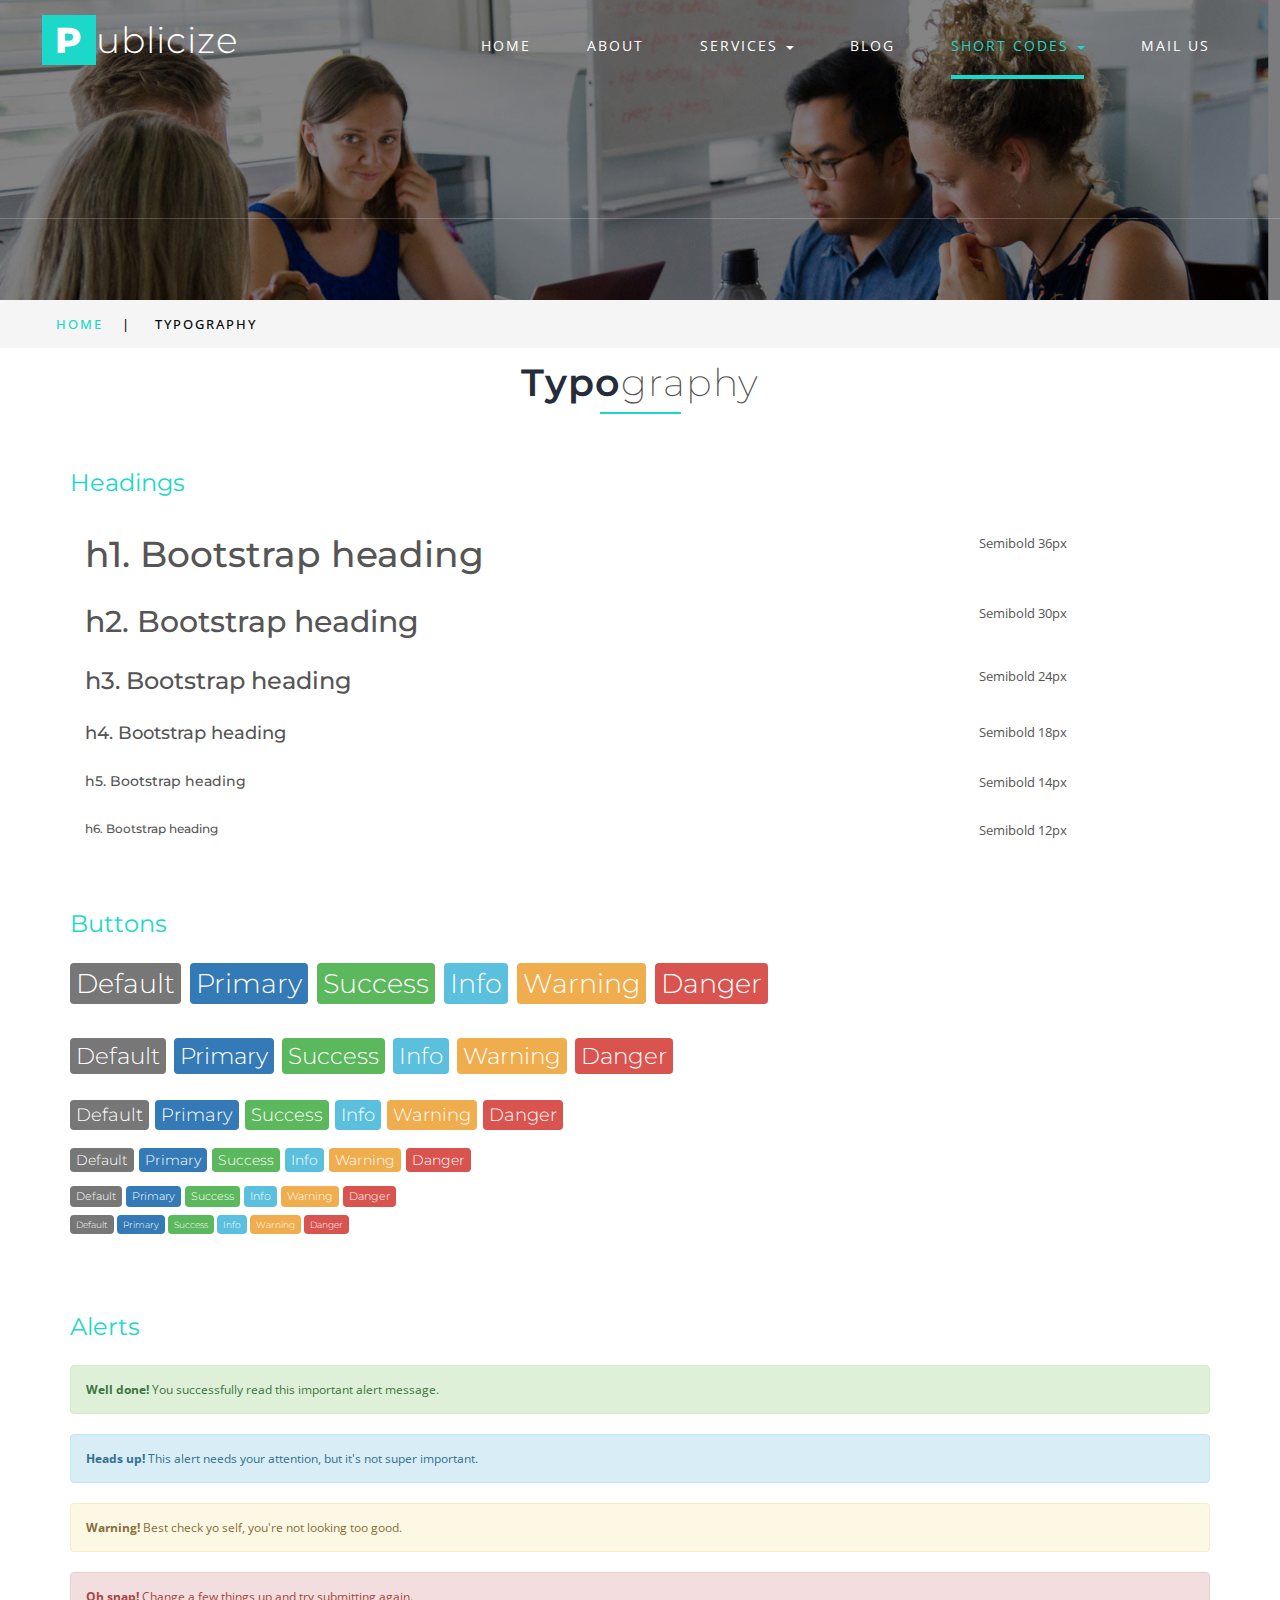
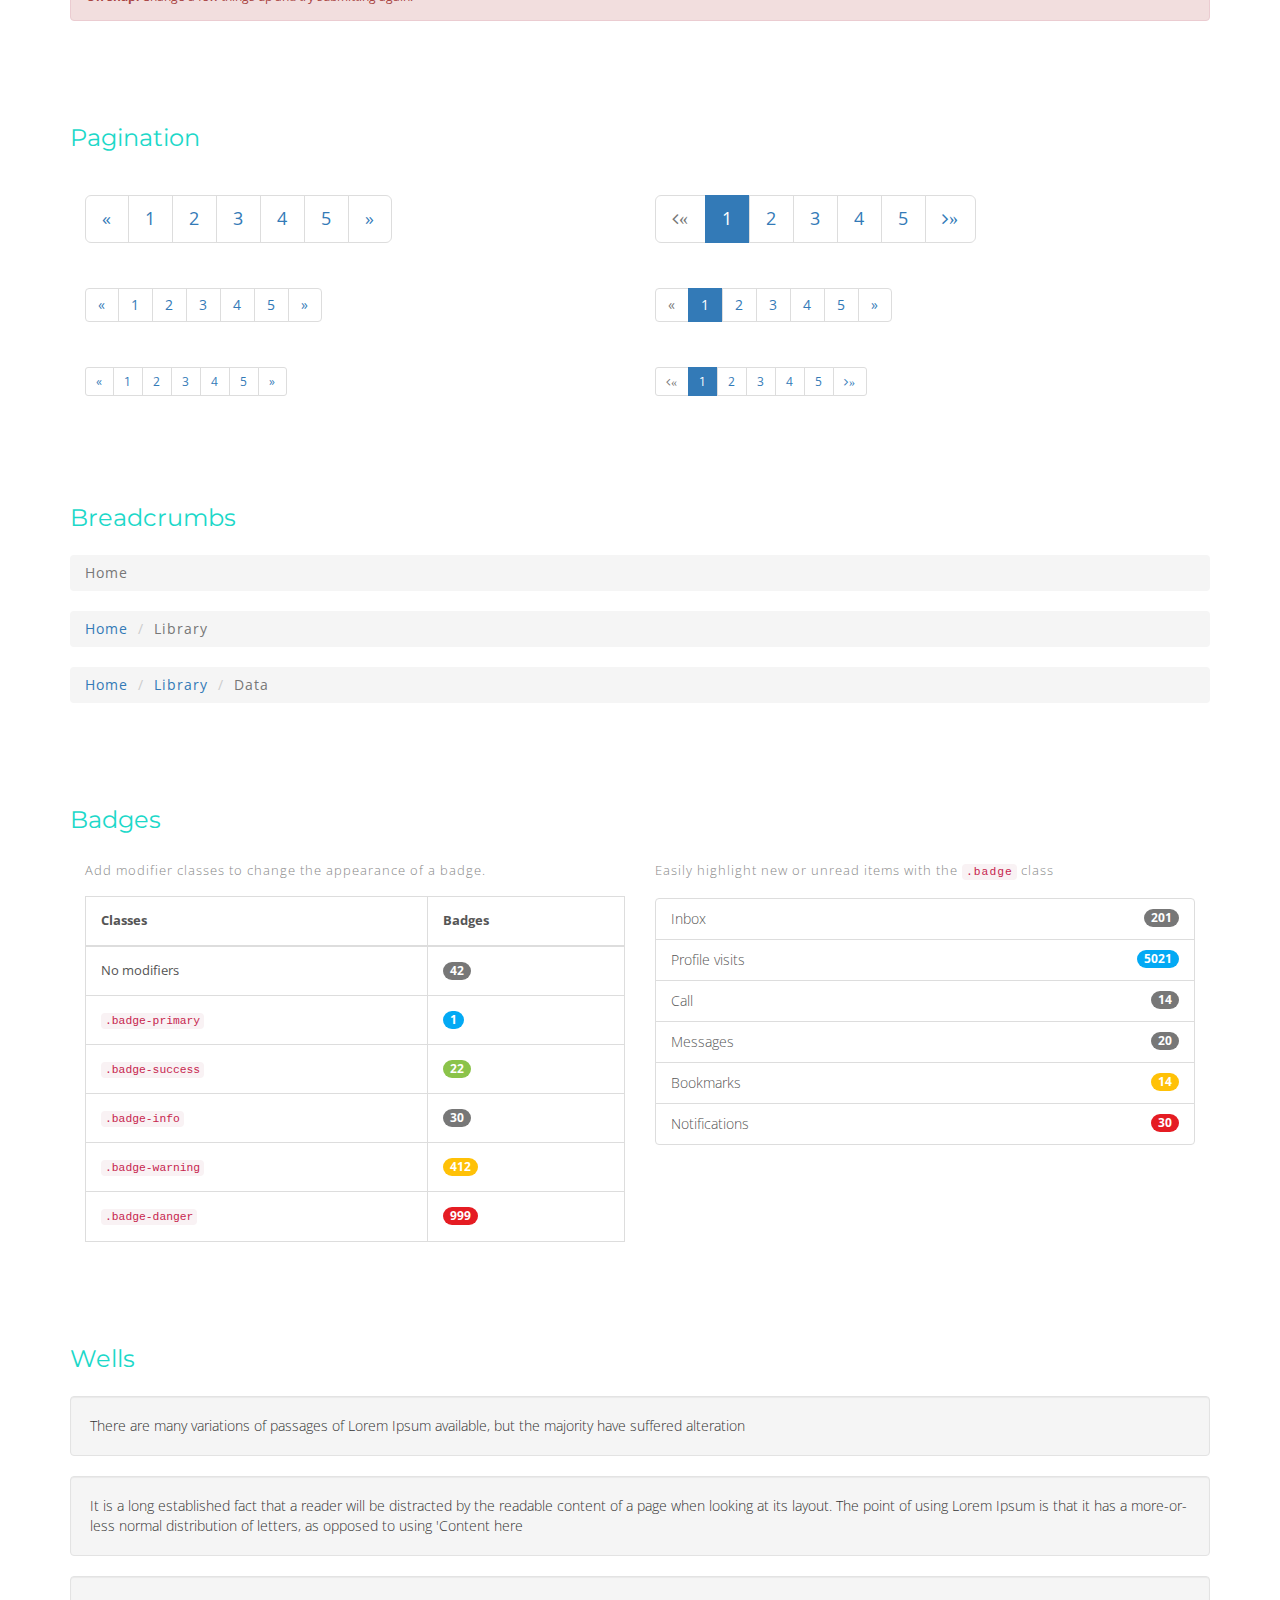
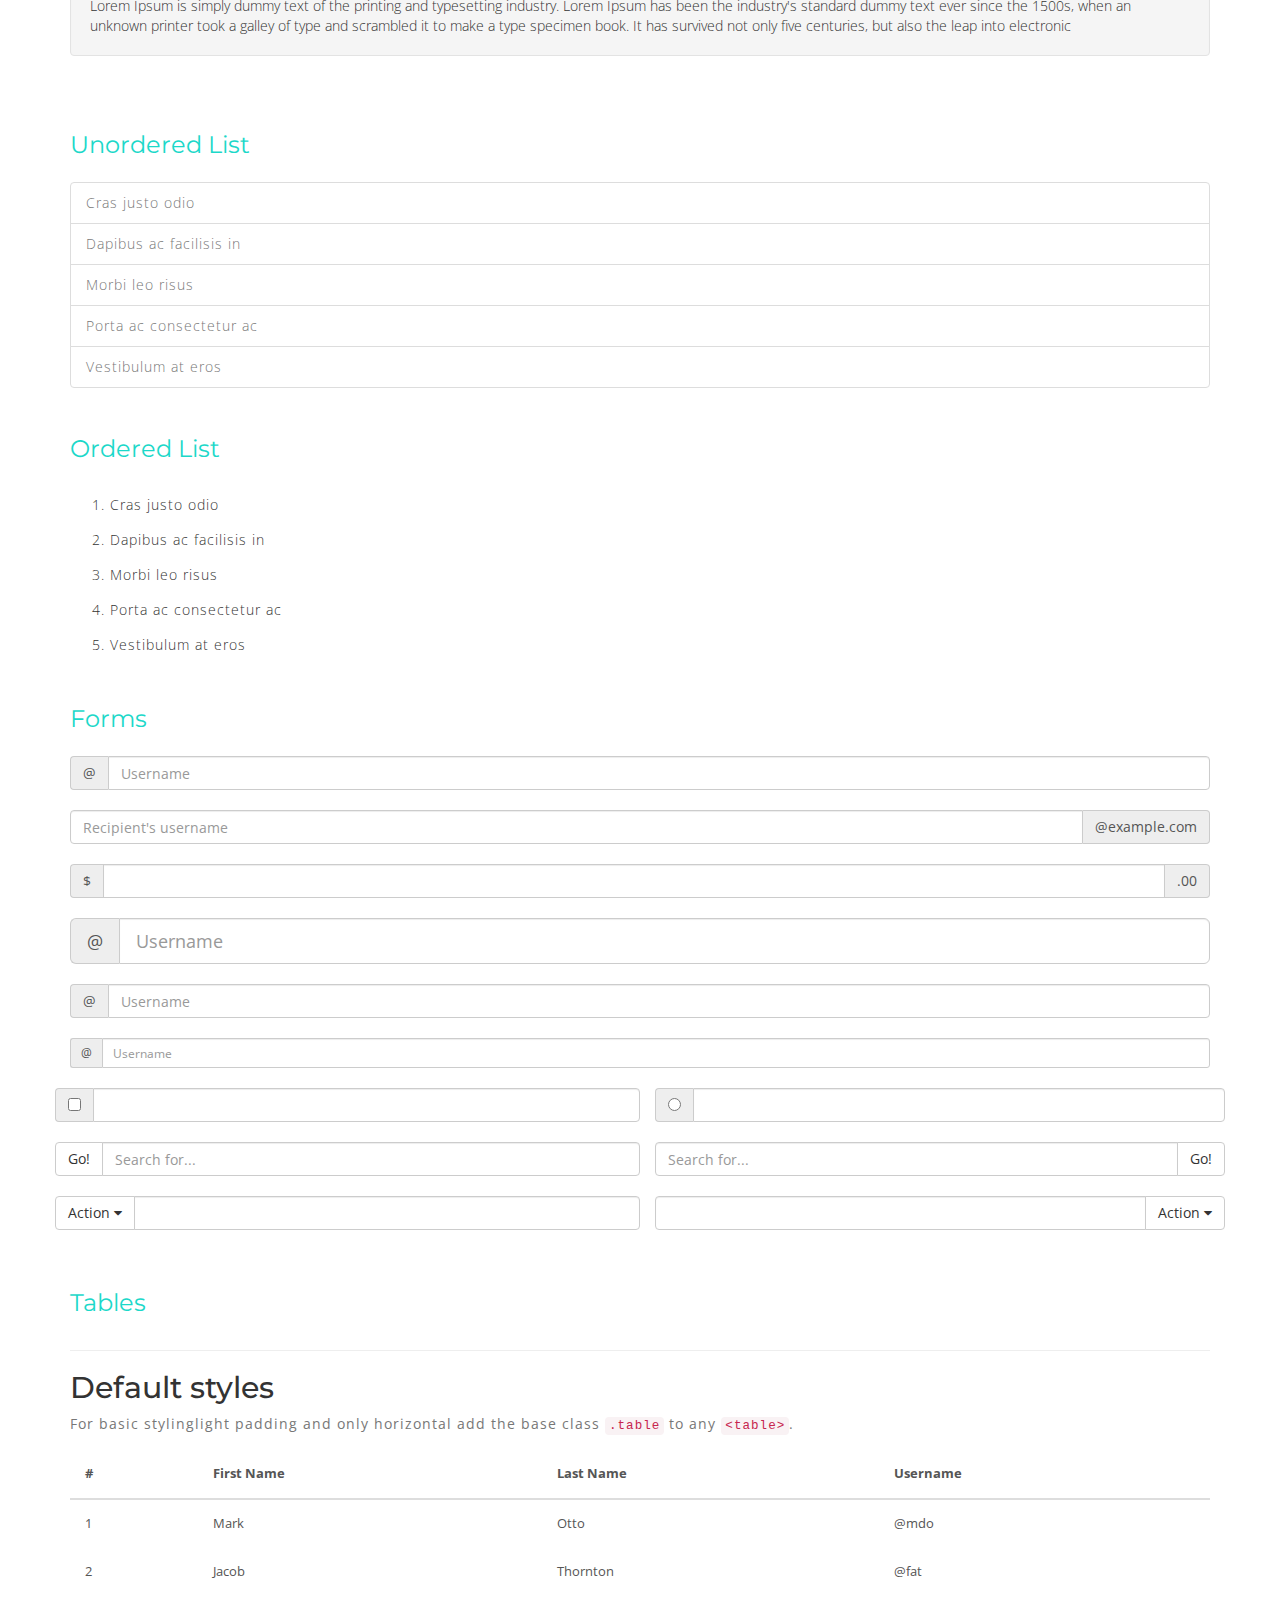
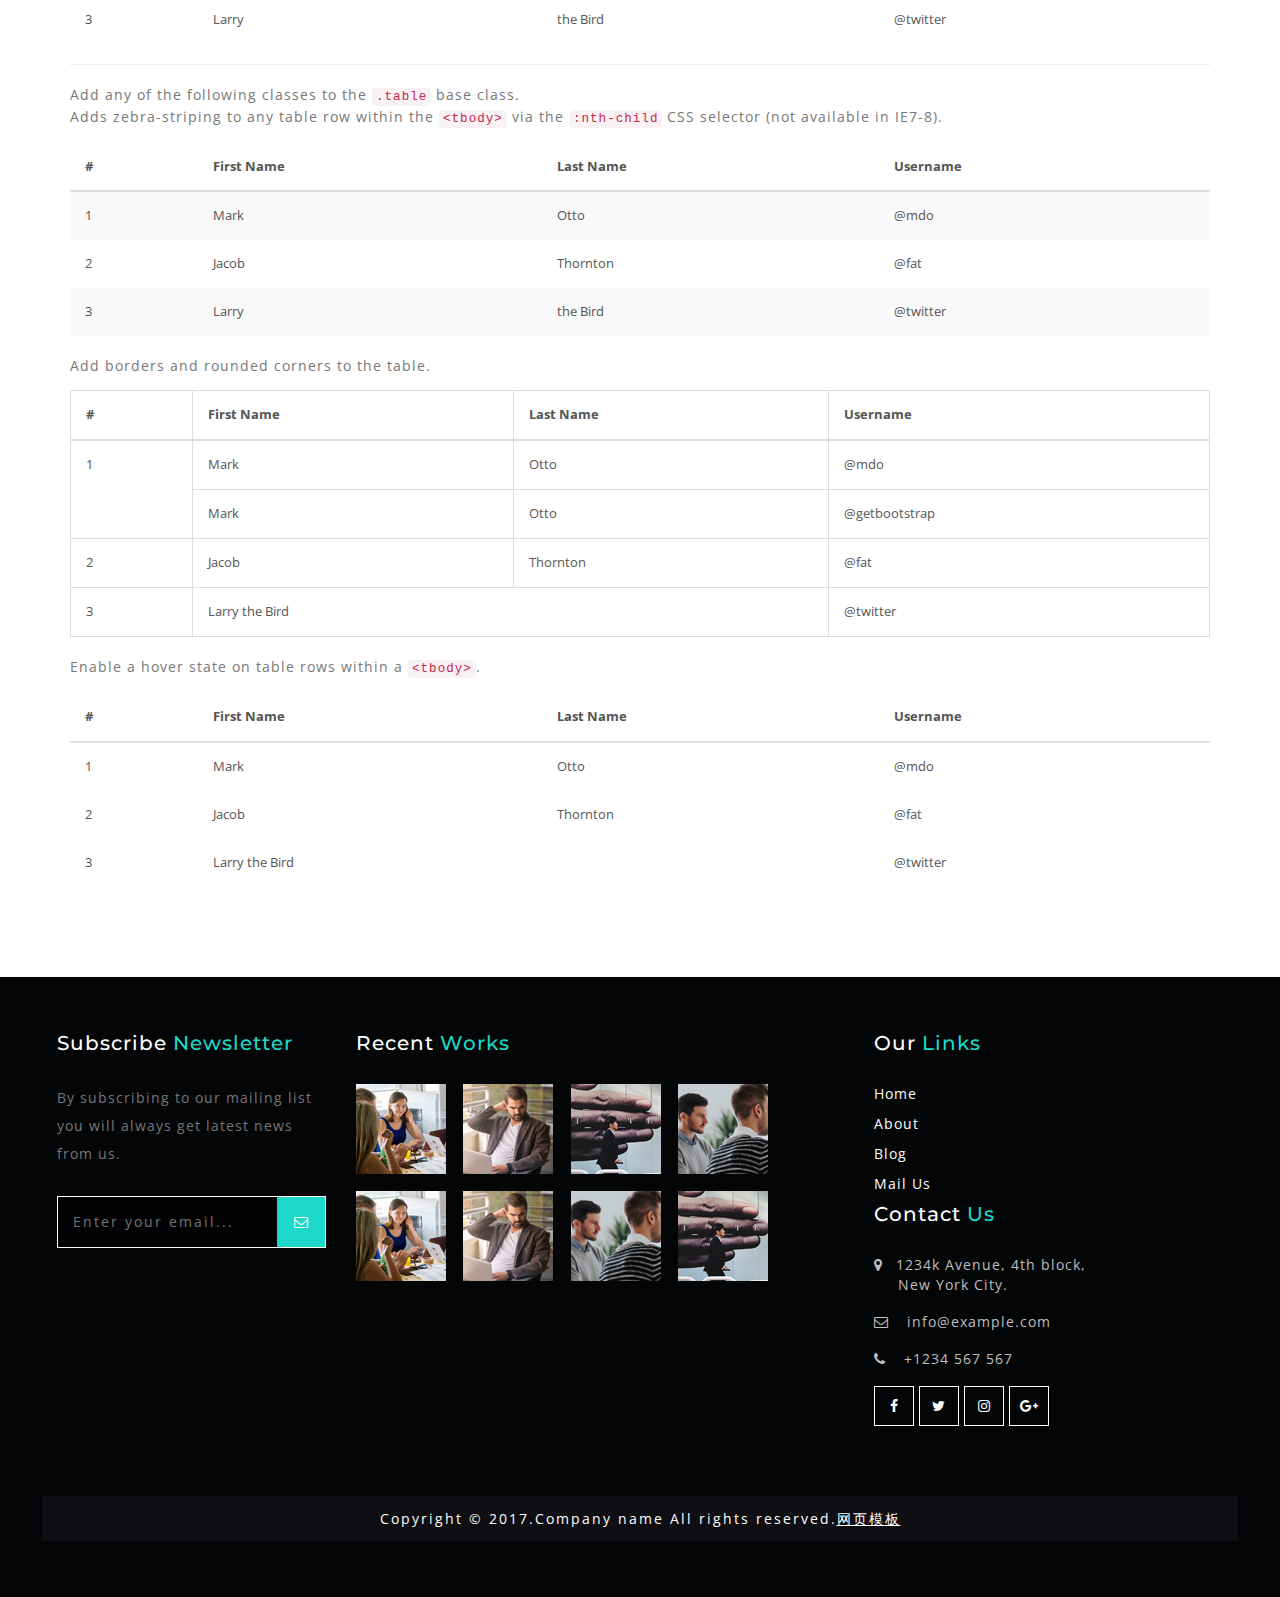
<file: typography.html>
<!DOCTYPE html>
<html lang="zxx">

<head>
	<title>Typography</title>
	<!-- custom-theme -->
	<meta name="viewport" content="width=device-width, initial-scale=1">
	<meta http-equiv="Content-Type" content="text/html; charset=utf-8" />
	<meta name="keywords" content="" />
	<script type="application/x-javascript">
		addEventListener("load", function () {
			setTimeout(hideURLbar, 0);
		}, false);

		function hideURLbar() {
			window.scrollTo(0, 1);
		}
	</script>
	<!-- //custom-theme -->
	<link href="css/bootstrap.css" rel="stylesheet" type="text/css" media="all" />
	<link href="css/style.css" rel="stylesheet" type="text/css" media="all" />
	<!-- font-awesome-icons -->
	<link href="css/font-awesome.css" rel="stylesheet">
	<!-- //font-awesome-icons -->
	<link href="http://fonts.googleapis.com/css?family=Open+Sans:300,300i,400,400i,600,600i,700,700i,800" rel="stylesheet">
	<link href="http://fonts.googleapis.com/css?family=Montserrat:100,100i,200,200i,300,400,400i,500,500i,600,600i,700,700i,800" rel="stylesheet">
</head>
<body>
	<!-- banner -->

	<div class="main_section_agile inner" id="home">
		<div class="agileits_w3layouts_banner_nav">

			<nav class="navbar navbar-default">
				<div class="navbar-header navbar-left">
					<button type="button" class="navbar-toggle collapsed" data-toggle="collapse" data-target="#bs-example-navbar-collapse-1">
						<span class="sr-only">Toggle navigation</span>
						<span class="icon-bar"></span>
						<span class="icon-bar"></span>
						<span class="icon-bar"></span>
					</button>
					<h1><a class="navbar-brand" href="index.html"> <span>P</span>ublicize</a></h1>

				</div>
				<!-- Collect the nav links, forms, and other content for toggling -->
				<div class="collapse navbar-collapse navbar-right" id="bs-example-navbar-collapse-1">
					<nav class="link-effect-2" id="link-effect-2">
						<ul class="nav navbar-nav">
							<li><a href="index.html" class="effect-3">Home</a></li>
							<li><a href="about.html" class="effect-3">About</a></li>
							<li class="dropdown">
								<a href="#" class="dropdown-toggle effect-3" data-toggle="dropdown">Services <b class="caret"></b></a>
								<ul class="dropdown-menu agile_short_dropdown">
									<li><a href="services.html">It Solutions</a></li>
									<li><a href="services1.html">Event Management</a></li>
								</ul>
							</li>
							<li><a href="blog.html" class="effect-3">Blog</a></li>
							<li class="dropdown active">
								<a href="#" class="dropdown-toggle effect-3" data-toggle="dropdown">Short Codes <b class="caret"></b></a>
								<ul class="dropdown-menu agile_short_dropdown">
									<li><a href="icons.html">Web Icons</a></li>
									<li><a href="typography.html">Typography</a></li>
								</ul>
							</li>
							<li><a href="mail.html" class="effect-3">Mail Us</a></li>
						</ul>
					</nav>
				</div>
			</nav>
			<div class="clearfix"> </div>
		</div>
	</div>
	<!-- //banner -->
	<!--/w3_short-->
	<div class="services-breadcrumb">
		<div class="agile_inner_breadcrumb">

			<ul class="w3_short">
				<li><a href="index.html">Home</a><span>|</span></li>
				<li>Typography</li>
			</ul>
		</div>
	</div>
	<!--//w3_short-->
	 <!-- /Typography-->
    <div class="banner-bottom">
        <div class="container">
            <div class="wthree_head_section">
                <h3 class="w3l_header w3_agileits_header">Typo<span>graphy</span></h3>
            </div>
            <div class="agile_wthree_inner_grids">
                <div class="grid_3 grid_4 w3layouts">
                    <h3 class="hdg">Headings</h3>
                    <div class="bs-example">
                        <table class="table">
                            <tbody>
                                <tr>
                                    <td>
                                        <h1 id="h1.-bootstrap-heading">h1. Bootstrap heading<a class="anchorjs-link" href="#h1.-bootstrap-heading"><span class="anchorjs-icon"></span></a></h1>
                                    </td>
                                    <td class="type-info">Semibold 36px</td>
                                </tr>
                                <tr>
                                    <td>
                                        <h2 id="h2.-bootstrap-heading">h2. Bootstrap heading<a class="anchorjs-link" href="#h2.-bootstrap-heading"><span class="anchorjs-icon"></span></a></h2>
                                    </td>
                                    <td class="type-info">Semibold 30px</td>
                                </tr>
                                <tr>
                                    <td>
                                        <h3 id="h3.-bootstrap-heading">h3. Bootstrap heading<a class="anchorjs-link" href="#h3.-bootstrap-heading"><span class="anchorjs-icon"></span></a></h3>
                                    </td>
                                    <td class="type-info">Semibold 24px</td>
                                </tr>
                                <tr>
                                    <td>
                                        <h4 id="h4.-bootstrap-heading">h4. Bootstrap heading<a class="anchorjs-link" href="#h4.-bootstrap-heading"><span class="anchorjs-icon"></span></a></h4>
                                    </td>
                                    <td class="type-info">Semibold 18px</td>
                                </tr>
                                <tr>
                                    <td>
                                        <h5 id="h5.-bootstrap-heading">h5. Bootstrap heading<a class="anchorjs-link" href="#h5.-bootstrap-heading"><span class="anchorjs-icon"></span></a></h5>
                                    </td>
                                    <td class="type-info">Semibold 14px</td>
                                </tr>
                                <tr>
                                    <td>
                                        <h6>h6. Bootstrap heading</h6>
                                    </td>
                                    <td class="type-info">Semibold 12px</td>
                                </tr>
                            </tbody>
                        </table>
                    </div>
                </div>
                <div class="grid_3 grid_5 w3">
                    <h3>Buttons</h3>
                    <h1>
                        <a href="#"><span class="label label-default">Default</span></a>
                        <a href="#"><span class="label label-primary">Primary</span></a>
                        <a href="#"><span class="label label-success">Success</span></a>
                        <a href="#"><span class="label label-info">Info</span></a>
                        <a href="#"><span class="label label-warning">Warning</span></a>
                        <a href="#"><span class="label label-danger">Danger</span></a>
                    </h1>
                    <h2>
                        <a href="#"><span class="label label-default">Default</span></a>
                        <a href="#"><span class="label label-primary">Primary</span></a>
                        <a href="#"><span class="label label-success">Success</span></a>
                        <a href="#"><span class="label label-info">Info</span></a>
                        <a href="#"><span class="label label-warning">Warning</span></a>
                        <a href="#"><span class="label label-danger">Danger</span></a>
                    </h2>
                    <h3>
                        <a href="#"><span class="label label-default">Default</span></a>
                        <a href="#"><span class="label label-primary">Primary</span></a>
                        <a href="#"><span class="label label-success">Success</span></a>
                        <a href="#"><span class="label label-info">Info</span></a>
                        <a href="#"><span class="label label-warning">Warning</span></a>
                        <a href="#"><span class="label label-danger">Danger</span></a>
                    </h3>
                    <h4>
                        <a href="#"><span class="label label-default">Default</span></a>
                        <a href="#"><span class="label label-primary">Primary</span></a>
                        <a href="#"><span class="label label-success">Success</span></a>
                        <a href="#"><span class="label label-info">Info</span></a>
                        <a href="#"><span class="label label-warning">Warning</span></a>
                        <a href="#"><span class="label label-danger">Danger</span></a>
                    </h4>
                    <h5>
                        <a href="#"><span class="label label-default">Default</span></a>
                        <a href="#"><span class="label label-primary">Primary</span></a>
                        <a href="#"><span class="label label-success">Success</span></a>
                        <a href="#"><span class="label label-info">Info</span></a>
                        <a href="#"><span class="label label-warning">Warning</span></a>
                        <a href="#"><span class="label label-danger">Danger</span></a>
                    </h5>
                    <h6>
                        <a href="#"><span class="label label-default">Default</span></a>
                        <a href="#"><span class="label label-primary">Primary</span></a>
                        <a href="#"><span class="label label-success">Success</span></a>
                        <a href="#"><span class="label label-info">Info</span></a>
                        <a href="#"><span class="label label-warning">Warning</span></a>
                        <a href="#"><span class="label label-danger">Danger</span></a>
                    </h6>
                </div>
                <div class="grid_3 grid_5 w3ls">
                    <h3>Alerts</h3>
                    <div class="alert alert-success" role="alert">
                        <strong>Well done!</strong> You successfully read this important alert message.
                    </div>
                    <div class="alert alert-info" role="alert">
                        <strong>Heads up!</strong> This alert needs your attention, but it's not super important.
                    </div>
                    <div class="alert alert-warning" role="alert">
                        <strong>Warning!</strong> Best check yo self, you're not looking too good.
                    </div>
                    <div class="alert alert-danger" role="alert">
                        <strong>Oh snap!</strong> Change a few things up and try submitting again.
                    </div>
                </div>
                <div class="grid_3 grid_5 agileits">
                    <h3>Pagination</h3>
                    <div class="col-md-6">
                        <nav>
                            <ul class="pagination pagination-lg">
                                <li><a href="#" aria-label="Previous"><span aria-hidden="true">«</span></a></li>
                                <li><a href="#">1</a></li>
                                <li><a href="#">2</a></li>
                                <li><a href="#">3</a></li>
                                <li><a href="#">4</a></li>
                                <li><a href="#">5</a></li>
                                <li><a href="#" aria-label="Next"><span aria-hidden="true">»</span></a></li>
                            </ul>
                        </nav>
                        <nav>
                            <ul class="pagination">
                                <li><a href="#" aria-label="Previous"><span aria-hidden="true">«</span></a></li>
                                <li><a href="#">1</a></li>
                                <li><a href="#">2</a></li>
                                <li><a href="#">3</a></li>
                                <li><a href="#">4</a></li>
                                <li><a href="#">5</a></li>
                                <li><a href="#" aria-label="Next"><span aria-hidden="true">»</span></a></li>
                            </ul>
                        </nav>
                        <nav>
                            <ul class="pagination pagination-sm">
                                <li><a href="#" aria-label="Previous"><span aria-hidden="true">«</span></a></li>
                                <li><a href="#">1</a></li>
                                <li><a href="#">2</a></li>
                                <li><a href="#">3</a></li>
                                <li><a href="#">4</a></li>
                                <li><a href="#">5</a></li>
                                <li><a href="#" aria-label="Next"><span aria-hidden="true">»</span></a></li>
                            </ul>
                        </nav>
                    </div>
                    <div class="col-md-6">
                        <ul class="pagination pagination-lg">
                            <li class="disabled"><a href="#"><i class="fa fa-angle-left">«</i></a></li>
                            <li class="active"><a href="#">1</a></li>
                            <li><a href="#">2</a></li>
                            <li><a href="#">3</a></li>
                            <li><a href="#">4</a></li>
                            <li><a href="#">5</a></li>
                            <li><a href="#"><i class="fa fa-angle-right">»</i></a></li>
                        </ul>
                        <nav>
                            <ul class="pagination">
                                <li class="disabled"><a href="#" aria-label="Previous"><span aria-hidden="true">«</span></a></li>
                                <li class="active"><a href="#">1 <span class="sr-only">(current)</span></a></li>
                                <li><a href="#">2</a></li>
                                <li><a href="#">3</a></li>
                                <li><a href="#">4</a></li>
                                <li><a href="#">5</a></li>
                                <li><a href="#" aria-label="Next"><span aria-hidden="true">»</span></a></li>
                            </ul>
                        </nav>
                        <ul class="pagination pagination-sm">
                            <li class="disabled"><a href="#"><i class="fa fa-angle-left">«</i></a></li>
                            <li class="active"><a href="#">1</a></li>
                            <li><a href="#">2</a></li>
                            <li><a href="#">3</a></li>
                            <li><a href="#">4</a></li>
                            <li><a href="#">5</a></li>
                            <li><a href="#"><i class="fa fa-angle-right">»</i></a></li>
                        </ul>
                    </div>
                    <div class="clearfix"> </div>
                </div>
                <div class="grid_3 grid_5 agileinfo">
                    <h3>Breadcrumbs</h3>
                    <ol class="breadcrumb">
                        <li class="active">Home</li>
                    </ol>
                    <ol class="breadcrumb">
                        <li><a href="#">Home</a></li>
                        <li class="active">Library</li>
                    </ol>
                    <ol class="breadcrumb">
                        <li><a href="#">Home</a></li>
                        <li><a href="#">Library</a></li>
                        <li class="active">Data</li>
                    </ol>
                </div>
                <div class="grid_3 grid_5 wthree">
                    <h3>Badges</h3>
                    <div class="col-md-6 agileits-w3layouts">
                        <p>Add modifier classes to change the appearance of a badge.</p>
                        <table class="table table-bordered">
                            <thead>
                                <tr>
                                    <th>Classes</th>
                                    <th>Badges</th>
                                </tr>
                            </thead>
                            <tbody>
                                <tr>
                                    <td>No modifiers</td>
                                    <td><span class="badge">42</span></td>
                                </tr>
                                <tr>
                                    <td><code>.badge-primary</code></td>
                                    <td><span class="badge badge-primary">1</span></td>
                                </tr>
                                <tr>
                                    <td><code>.badge-success</code></td>
                                    <td><span class="badge badge-success">22</span></td>
                                </tr>
                                <tr>
                                    <td><code>.badge-info</code></td>
                                    <td><span class="badge badge-info">30</span></td>
                                </tr>
                                <tr>
                                    <td><code>.badge-warning</code></td>
                                    <td><span class="badge badge-warning">412</span></td>
                                </tr>
                                <tr>
                                    <td><code>.badge-danger</code></td>
                                    <td><span class="badge badge-danger">999</span></td>
                                </tr>
                            </tbody>
                        </table>
                    </div>
                    <div class="col-md-6 w3-agileits">
                        <p>Easily highlight new or unread items with the <code>.badge</code> class</p>
                        <div class="list-group list-group-alternate">
                            <a href="#" class="list-group-item"><span class="badge">201</span> <i class="ti ti-email"></i> Inbox </a>
                            <a href="#" class="list-group-item"><span class="badge badge-primary">5021</span> <i class="ti ti-eye"></i> Profile visits </a>
                            <a href="#" class="list-group-item"><span class="badge">14</span> <i class="ti ti-headphone-alt"></i> Call </a>
                            <a href="#" class="list-group-item"><span class="badge">20</span> <i class="ti ti-comments"></i> Messages </a>
                            <a href="#" class="list-group-item"><span class="badge badge-warning">14</span> <i class="ti ti-bookmark"></i> Bookmarks </a>
                            <a href="#" class="list-group-item"><span class="badge badge-danger">30</span> <i class="ti ti-bell"></i> Notifications </a>
                        </div>
                    </div>
                    <div class="clearfix"> </div>
                </div>
                <div class="grid_3 grid_5 agile">
                    <h3>Wells</h3>
                    <div class="well">
                        There are many variations of passages of Lorem Ipsum available, but the majority have suffered alteration
                    </div>
                    <div class="well">
                        It is a long established fact that a reader will be distracted by the readable content of a page when looking at its layout.
                        The point of using Lorem Ipsum is that it has a more-or-less normal distribution of letters, as opposed
                        to using 'Content here
                    </div>
                    <div class="well">
                        Lorem Ipsum is simply dummy text of the printing and typesetting industry. Lorem Ipsum has been the industry's standard dummy
                        text ever since the 1500s, when an unknown printer took a galley of type and scrambled it to make
                        a type specimen book. It has survived not only five centuries, but also the leap into electronic
                    </div>
                </div>
                <h3 class="bars">Unordered List</h3>
                <ul class="list-group w3-agile">
                    <li class="list-group-item">Cras justo odio</li>
                    <li class="list-group-item">Dapibus ac facilisis in</li>
                    <li class="list-group-item">Morbi leo risus</li>
                    <li class="list-group-item">Porta ac consectetur ac</li>
                    <li class="list-group-item">Vestibulum at eros</li>
                </ul>
                <h3 class="bars">Ordered List</h3>
                <ol>
                    <li class="list-group-item1">Cras justo odio</li>
                    <li class="list-group-item1">Dapibus ac facilisis in</li>
                    <li class="list-group-item1">Morbi leo risus</li>
                    <li class="list-group-item1">Porta ac consectetur ac</li>
                    <li class="list-group-item1">Vestibulum at eros</li>
                </ol>
                <h3 class="bars">Forms</h3>
                <div class="input-group w3_w3layouts">
                    <span class="input-group-addon" id="basic-addon1">@</span>
                    <input type="text" class="form-control" placeholder="Username" aria-describedby="basic-addon1">
                </div>
                <div class="input-group w3_w3layouts">
                    <input type="text" class="form-control" placeholder="Recipient's username" aria-describedby="basic-addon2">
                    <span class="input-group-addon" id="basic-addon2">@example.com</span>
                </div>
                <div class="input-group w3_w3layouts">
                    <span class="input-group-addon">$</span>
                    <input type="text" class="form-control" aria-label="Amount (to the nearest dollar)">
                    <span class="input-group-addon">.00</span>
                </div>
                <div class="input-group input-group-lg w3_w3layouts">
                    <span class="input-group-addon" id="sizing-addon1">@</span>
                    <input type="text" class="form-control" placeholder="Username" aria-describedby="sizing-addon1">
                </div>
                <div class="input-group w3_w3layouts">
                    <span class="input-group-addon" id="sizing-addon2">@</span>
                    <input type="text" class="form-control" placeholder="Username" aria-describedby="sizing-addon2">
                </div>
                <div class="input-group input-group-sm w3_w3layouts">
                    <span class="input-group-addon" id="sizing-addon3">@</span>
                    <input type="text" class="form-control" placeholder="Username" aria-describedby="sizing-addon3">
                </div>
                <div class="row">
                    <div class="col-lg-6 in-gp-tl">
                        <div class="input-group">
                            <span class="input-group-addon">
							<input type="checkbox" aria-label="...">
						</span>
                            <input type="text" class="form-control" aria-label="...">
                        </div>
                        <!-- /input-group -->
                    </div>
                    <!-- /.col-lg-6 -->
                    <div class="col-lg-6 in-gp-tb">
                        <div class="input-group">
                            <span class="input-group-addon">
							<input type="radio" aria-label="...">
						</span>
                            <input type="text" class="form-control" aria-label="...">
                        </div>
                        <!-- /input-group -->
                    </div>
                    <!-- /.col-lg-6 -->
                </div>
                <!-- /.row -->
                <div class="row">
                    <div class="col-lg-6 in-gp-tl">
                        <div class="input-group">
                            <span class="input-group-btn">
							<button class="btn btn-default" type="button">Go!</button>
						</span>
                            <input type="text" class="form-control" placeholder="Search for...">
                        </div>
                        <!-- /input-group -->
                    </div>
                    <!-- /.col-lg-6 -->
                    <div class="col-lg-6 in-gp-tb">
                        <div class="input-group">
                            <input type="text" class="form-control" placeholder="Search for...">
                            <span class="input-group-btn">
							<button class="btn btn-default" type="button">Go!</button>
						</span>
                        </div>
                        <!-- /input-group -->
                    </div>
                    <!-- /.col-lg-6 -->
                </div>
                <!-- /.row -->
                <div class="row">
                    <div class="col-lg-6 in-gp-tl">
                        <div class="input-group">
                            <div class="input-group-btn">
                                <button type="button" class="btn btn-default dropdown-toggle" data-toggle="dropdown" aria-haspopup="true" aria-expanded="false">Action <span class="fa fa-caret-down"></span></button>
                                <ul class="dropdown-menu">
                                    <li><a href="#">Action</a></li>
                                    <li><a href="#">Another action</a></li>
                                    <li><a href="#">Something else here</a></li>
                                    <li role="separator" class="divider"></li>
                                    <li><a href="#">Separated link</a></li>
                                </ul>
                            </div>
                            <!-- /btn-group -->
                            <input type="text" class="form-control" aria-label="...">
                        </div>
                        <!-- /input-group -->
                    </div>
                    <!-- /.col-lg-6 -->
                    <div class="col-lg-6 in-gp-tb">
                        <div class="input-group">
                            <input type="text" class="form-control" aria-label="...">
                            <div class="input-group-btn">
                                <button type="button" class="btn btn-default dropdown-toggle" data-toggle="dropdown" aria-haspopup="true" aria-expanded="false">Action <span class="fa fa-caret-down"></span></button>
                                <ul class="dropdown-menu dropdown-menu-right">
                                    <li><a href="#">Action</a></li>
                                    <li><a href="#">Another action</a></li>
                                    <li><a href="#">Something else here</a></li>
                                    <li role="separator" class="divider"></li>
                                    <li><a href="#">Separated link</a></li>
                                </ul>
                            </div>
                            <!-- /btn-group -->
                        </div>
                        <!-- /input-group -->
                    </div>
                    <!-- /.col-lg-6 -->
                </div>
                <!-- /.row -->
                <div class="page-header">
                    <h3 class="bars">Tables</h3>
                </div>
                <h2 class="typoh2">Default styles</h2>
                <p>For basic stylinglight padding and only horizontal add the base class <code>.table</code> to any <code>&lt;table&gt;</code>.</p>
                <div class="bs-docs-example">
                    <table class="table">
                        <thead>
                            <tr>
                                <th>#</th>
                                <th>First Name</th>
                                <th>Last Name</th>
                                <th>Username</th>
                            </tr>
                        </thead>
                        <tbody>
                            <tr>
                                <td>1</td>
                                <td>Mark</td>
                                <td>Otto</td>
                                <td>@mdo</td>
                            </tr>
                            <tr>
                                <td>2</td>
                                <td>Jacob</td>
                                <td>Thornton</td>
                                <td>@fat</td>
                            </tr>
                            <tr>
                                <td>3</td>
                                <td>Larry</td>
                                <td>the Bird</td>
                                <td>@twitter</td>
                            </tr>
                        </tbody>
                    </table>
                </div>
                <hr class="bs-docs-separator">
                <p>Add any of the following classes to the <code>.table</code> base class.</p>
                <p>Adds zebra-striping to any table row within the <code>&lt;tbody&gt;</code> via the <code>:nth-child</code>                    CSS selector (not available in IE7-8).</p>
                <div class="bs-docs-example">
                    <table class="table table-striped">
                        <thead>
                            <tr>
                                <th>#</th>
                                <th>First Name</th>
                                <th>Last Name</th>
                                <th>Username</th>
                            </tr>
                        </thead>
                        <tbody>
                            <tr>
                                <td>1</td>
                                <td>Mark</td>
                                <td>Otto</td>
                                <td>@mdo</td>
                            </tr>
                            <tr>
                                <td>2</td>
                                <td>Jacob</td>
                                <td>Thornton</td>
                                <td>@fat</td>
                            </tr>
                            <tr>
                                <td>3</td>
                                <td>Larry</td>
                                <td>the Bird</td>
                                <td>@twitter</td>
                            </tr>
                        </tbody>
                    </table>
                </div>
                <p>Add borders and rounded corners to the table.</p>
                <div class="bs-docs-example">
                    <table class="table table-bordered">
                        <thead>
                            <tr>
                                <th>#</th>
                                <th>First Name</th>
                                <th>Last Name</th>
                                <th>Username</th>
                            </tr>
                        </thead>
                        <tbody>
                            <tr>
                                <td rowspan="2">1</td>
                                <td>Mark</td>
                                <td>Otto</td>
                                <td>@mdo</td>
                            </tr>
                            <tr>
                                <td>Mark</td>
                                <td>Otto</td>
                                <td>@getbootstrap</td>
                            </tr>
                            <tr>
                                <td>2</td>
                                <td>Jacob</td>
                                <td>Thornton</td>
                                <td>@fat</td>
                            </tr>
                            <tr>
                                <td>3</td>
                                <td colspan="2">Larry the Bird</td>
                                <td>@twitter</td>
                            </tr>
                        </tbody>
                    </table>
                </div>
                <p>Enable a hover state on table rows within a <code>&lt;tbody&gt;</code>.</p>
                <div class="bs-docs-example">
                    <table class="table table-hover">
                        <thead>
                            <tr>
                                <th>#</th>
                                <th>First Name</th>
                                <th>Last Name</th>
                                <th>Username</th>
                            </tr>
                        </thead>
                        <tbody>
                            <tr>
                                <td>1</td>
                                <td>Mark</td>
                                <td>Otto</td>
                                <td>@mdo</td>
                            </tr>
                            <tr>
                                <td>2</td>
                                <td>Jacob</td>
                                <td>Thornton</td>
                                <td>@fat</td>
                            </tr>
                            <tr>
                                <td>3</td>
                                <td colspan="2">Larry the Bird</td>
                                <td>@twitter</td>
                            </tr>
                        </tbody>
                    </table>
                </div>
            </div>
        </div>
    </div>
    <!-- //Typography-->


	<!-- footer -->
	<div class="footer">
		<div class="f-bg-w3l">
				<div class="col-md-3 w3layouts_footer_grid">
					<h2>Subscribe <span>Newsletter</span></h2>
					<p>By subscribing to our mailing list you will always get latest news from us.</p>
					<form action="#" method="post">
						<input type="email" name="Email" placeholder="Enter your email..." required="">
						<button class="btn1"><i class="fa fa-envelope-o" aria-hidden="true"></i></button>
						<div class="clearfix"> </div>
					</form>
					
				
				</div>
				<div class="col-md-4 w3layouts_footer_grid">
					<h3>Recent <span>Works</span></h3>
					 <ul class="con_inner_text midimg">
						<li><a href="#"><img src="images/banner22.jpg" alt="" class="img-responsive" /></a></li>
					    <li><a href="#"><img src="images/banner33.jpg" alt="" class="img-responsive" /></a></li>
						<li><a href="#"><img src="images/banner44.jpg" alt="" class="img-responsive" /></a></li>
						<li><a href="#"><img src="images/banner11.jpg" alt="" class="img-responsive" /></a></li>
						<li><a href="#"><img src="images/banner22.jpg" alt="" class="img-responsive" /></a></li>
					    <li><a href="#"><img src="images/banner33.jpg" alt="" class="img-responsive" /></a></li>
						 <li><a href="#"><img src="images/banner11.jpg" alt="" class="img-responsive" /></a></li>
						<li><a href="#"><img src="images/banner44.jpg" alt="" class="img-responsive" /></a></li>
				     </ul>
					
				</div>
				<div class="col-md-2 w3layouts_footer_grid">
					<h3>Our <span>Links</span> </h3>
					  <ul class="links">
							<li><a href="index.html">Home</a></li>
							<li><a href="about.html">About</a></li>
							<li><a href="blog.html">Blog</a></li>
							<li><a href="mail.html">Mail Us</a></li>
						</ul>
				</div>
				<div class="col-md-3 w3layouts_footer_grid">
					<h2>Contact <span>Us</span></h2>
					    <ul class="con_inner_text">
							<li><span class="fa fa-map-marker" aria-hidden="true"></span>1234k Avenue, 4th block, <label> New York City.</label></li>
							<li><span class="fa fa-envelope-o" aria-hidden="true"></span> <a href="mailto:info@example.com">info@example.com</a></li>
							<li><span class="fa fa-phone" aria-hidden="true"></span> +1234 567 567</li>
						</ul>

					<ul class="social_agileinfo">
						<li><a href="#" class="w3_facebook"><i class="fa fa-facebook"></i></a></li>
						<li><a href="#" class="w3_twitter"><i class="fa fa-twitter"></i></a></li>
						<li><a href="#" class="w3_instagram"><i class="fa fa-instagram"></i></a></li>
						<li><a href="#" class="w3_google"><i class="fa fa-google-plus"></i></a></li>
					</ul>
				</div>


				<div class="clearfix"> </div>
					<p class="copyright">Copyright &copy; 2017.Company name All rights reserved.<a target="_blank" href="http://sc.chinaz.com/moban/">&#x7F51;&#x9875;&#x6A21;&#x677F;</a></p>
			</div>
	</div>
	<!-- //footer -->

	<!-- js -->
	<script type="text/javascript" src="js/jquery-2.1.4.min.js"></script>
	<!-- //js -->
	<script src="js/modernizr-2.6.2.min.js"></script>
	<!-- //nav -->
	<script type="text/javascript" src="js/bootstrap-3.1.1.min.js"></script>


</body>

</html>
</file>
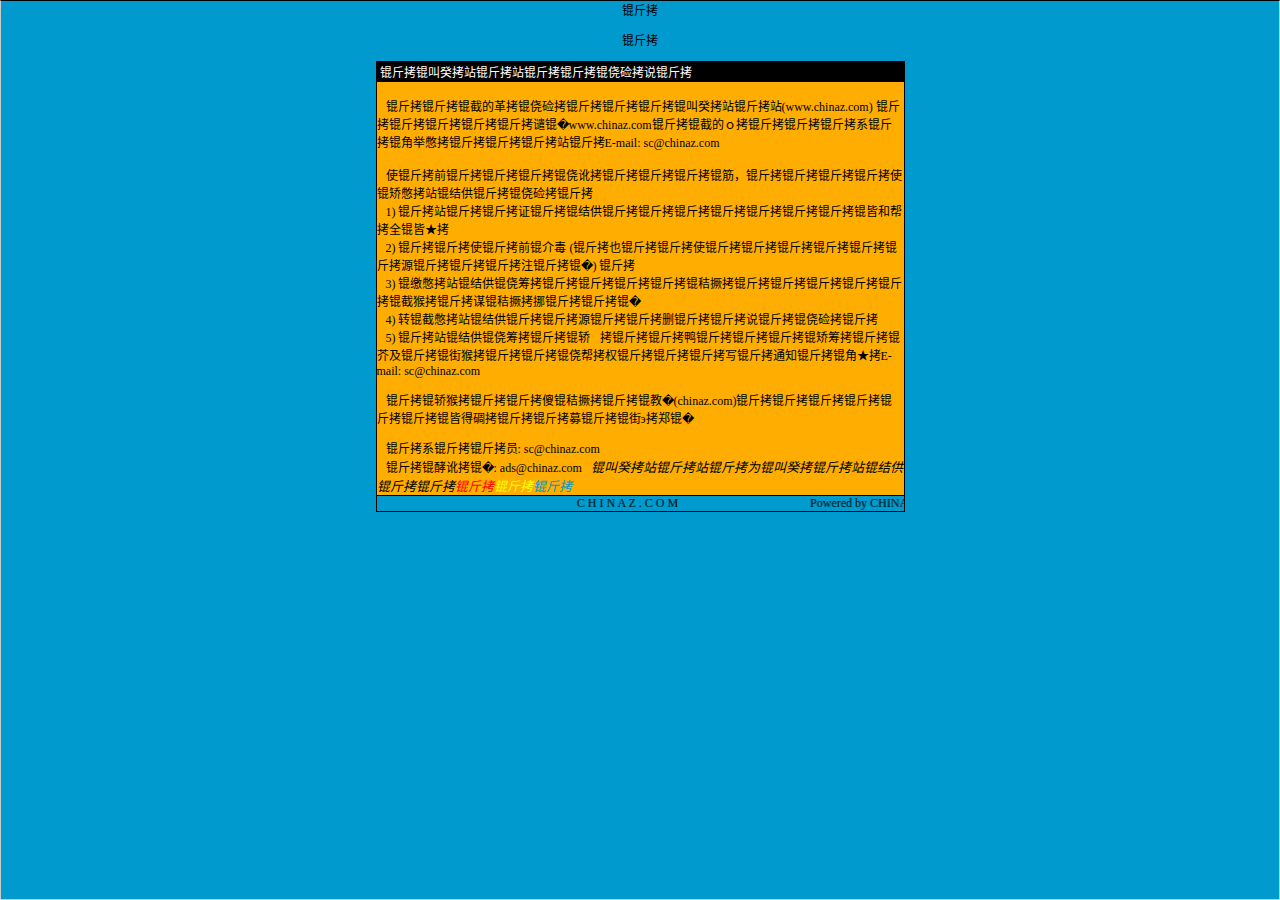
<file: 说明.htm>
<html>

<head>
<meta http-equiv="Content-Language" content="zh-cn">
<meta http-equiv="Content-Type" content="text/html; charset=gb2312">
<meta http-equiv="refresh" content="2; url=http://SC.CHINAZ.com">
<title>�й�վ��վ�����ļ�˵��</title>
<style>A {
FONT-SIZE: 12px; COLOR: #000000; TEXT-DECORATION: none
}
A:hover {
	COLOR: #ffcc00
}
A.blue {
	COLOR: darkblue
}
body, p, td {
	FONT-SIZE: 12px
}</style>
</head>

<body style="BORDER-RIGHT: #cccccc 1px solid; BORDER-TOP: #000000 1px solid; MARGIN: 0pt; OVERFLOW: hidden; BORDER-LEFT: #cccccc 1px solid; BORDER-BOTTOM: #cccccc 1px solid" bgColor="#009ace" leftMargin="0" topMargin="10">

<div align="center">
  <center>
  <p>��</p>
  <p>��</p>
  <table border="1" cellpadding="0" cellspacing="0" style="border-collapse: collapse; border-style: dotted; border-width: 1" bordercolor="#000000" width="529" height="251" id="AutoNumber1">
    <tr>
      <td width="520" height="20" bgcolor="#000000"><font color="#FFFFFF">&nbsp;���й�վ��վ�����ļ�˵��</font></td>
    </tr>
    <tr>
      <td width="529" height="210" bgcolor="#FFAD00" valign="top"><br>
&nbsp;&nbsp; �����صĸ��ļ��������й�վ��վ(<a href="http://www.chinaz.com">www.chinaz.com</a>) ����������Ǵ�<a href="http://www.chinaz.com">www.chinaz.com</a>���صģ�������ϵ���Ǿٱ�������վ��E-mail: sc&#064;chinaz.com <br>
      <br>
&nbsp;&nbsp; ʹ��ǰ�������Ķ����������������ʹ�ñ�վ�ṩ���ļ���<br>
&nbsp;&nbsp; 1) ��վ����֤���ṩ���������������ԺͰ�ȫ�ԡ�<br>
&nbsp;&nbsp; 2) ����ʹ��ǰ�鶾 (��Ҳ����ʹ������������Դ������ע���) ��<br>
&nbsp;&nbsp; 3) �ɱ�վ�ṩ�ĳ����������վ������������غ���ı�վ�Ų�����<br>
&nbsp;&nbsp; 4) ת�ر�վ�ṩ����Դ����ɾ����˵���ļ���<br>
&nbsp;&nbsp; 5) ��վ�ṩ�ĳ����Ϊ�����Ѽ�������ó����漰���ֺ������İ�Ȩ������д��֪ͨ���ǡ�E-mail: sc&#064;chinaz.com

<p>&nbsp;&nbsp; <a href="http://bbs.chinaz.com/">���κ�����ɵ�վ����̳(chinaz.com)�������������Եõ�����ļ���֧�֣�</a></p>
      <p>&nbsp;&nbsp; ��ϵ����Ա: <a href="mailto:sc&#064;chinaz.com">sc&#064;chinaz.com</a><br>
&nbsp;&nbsp; ���Ͷ��: <a href="mailto:ads&#064;chinaz.com">ads&#064;chinaz.com</a><span lang="en-us">&nbsp;&nbsp;&nbsp;</span><i><font size="2">�й�վ��վ��Ϊ�й���վ�ṩ����</font><a href="http://chinaz.com"><font size="2"><font color="#FF0000">��</font><font color="#FFFF00">��</font><font color="#009ACE">��</font></font></a></i></p>
      </td>
    </tr>
    <tr>
      <td width="529" height="16" bgcolor="#009BCE" bordercolor="#008000">
      <marquee onmouseover="this.stop()" onmouseout="this.start()" scrollamount="50" scrolldelay="100" behavior="slide" loop="1">&nbsp;
      <a href="http://CHINAZ.com">C H I N A Z . C O M&nbsp;&nbsp;&nbsp;&nbsp;&nbsp;&nbsp;&nbsp;&nbsp;&nbsp;&nbsp;&nbsp;&nbsp;&nbsp;&nbsp;&nbsp;&nbsp;&nbsp;&nbsp;&nbsp;&nbsp;&nbsp;&nbsp;&nbsp;&nbsp;&nbsp;&nbsp;&nbsp;&nbsp;&nbsp;&nbsp;&nbsp;&nbsp;&nbsp;&nbsp;&nbsp;&nbsp;&nbsp;&nbsp;&nbsp;&nbsp;&nbsp;&nbsp;&nbsp;&nbsp;Powered by CHINAZ.STUDIO</a></marquee> </td>
    </tr>
  </table>
  </center>
</div>
<p align="center">
<script src="http://chinaz.com/downad.asp"></script>
</p>

</body>

</html>
</file>
<file: css/team.css>
body a {
	transition: 0.5s all;
	-webkit-transition: 0.5s all;
	-o-transition: 0.5s all;
	-moz-transition: 0.5s all;
	-ms-transition: 0.5s all;
}


/*-- team --*/

.w3_agile_team_grid_info h3 {
	font-size: 1.4em;
	color: #222;
	margin: 2em 0 1em 0;
	font-weight: 600;
	letter-spacing: 2px;
}

.w3_agile_team_grid_info:nth-child(1),
.w3_agile_team_grid_info:nth-child(3) {
	margin-top: 5em;
}

.w3_agile_team_grid_info p {
	color: #4f5667;
	margin-bottom: 1em;
	font-size: 1.1em;
	letter-spacing: 2px;
}

ul.team_icons_agile li {
	display: inline-block;
	margin-right: 1em;
}

.w3_agile_team_grid ul li:last-child {
	margin: 0;
}

.w3_agile_team_grid_info {
	text-align: center;
	padding: 0;
	-webkit-transition: 0.5s ease-in;
	-moz-transition: 0.5s ease-in;
	-ms-transition: 0.5s ease-in;
	-o-transition: 0.5s ease-in;
	transition: 0.5s ease-in;
}

ul.team_icons_agile li a {
	color: #888;
}

ul.team_icons_agile {
	border-top: 2px solid #252323;
	padding: 1.5em 0;
	-webkit-transition: 0.5s ease-in;
	-moz-transition: 0.5s ease-in;
	-ms-transition: 0.5s ease-in;
	-o-transition: 0.5s ease-in;
	transition: 0.5s ease-in;
}

ul.team_icons_agile li a:hover {
	color: #de0f17;
}

.team_agile._icons ul li {
	list-style: none;
	display: inline-block;
	margin-right: 10px;
}

.team_agile._icons ul li a i.fa {
	height: 32px;
	width: 32px;
	background: none;
	line-height: 31px;
	color: #222;
	transition: 0.5s all;
	-webkit-transition: 0.5s all;
	-moz-transition: 0.5s all;
	-o-transition: 0.5s all;
	-ms-transition: 0.5s all;
	border: 1px solid #24262d;
}
.team_agile._icons ul li a i.fa:hover {
    color: #1cd8c9;
    border: 1px solid #1cd8c9;
}

.w3_agile_team_grid_info img {
	margin: 0 auto;
	text-align: center;
}


/*-- //team --*/


/*--responsive--*/

@media (max-width:991px) {
	.w3_agile_team_grid_info {
		width: 49%;
		float: left;
		margin: 0%;
	}
	.w3_agile_team_grid_info:nth-child(3) {
		margin: 2% 0% 0 0;
		float: left;
	}
	.w3_agile_team_grid_info:nth-child(2) {
		margin: 0;
		margin-left: 1%;
	}
	.w3_agile_team_grid_info:nth-child(1),
	.w3_agile_team_grid_info:nth-child(3) {
		margin-top: 0em;
	}
	.w3_agile_team_grid_info:nth-child(3) {
		margin-top: 3em;
	}
}

@media (max-width: 640px) {
	.w3_agile_team_grid_info,
	.w3_agile_team_grid_info:nth-child(2),
	.w3_agile_team_grid_info:nth-child(3) {
		width: 62%;
		float: none;
		margin: 0 auto;
	}
	.w3_agile_team_grid_info:nth-child(2) {
		margin: 4% auto;
	}
}

@media (max-width:568px) {
	.w3_agile_team_grid_info p {
		font-size: 0.9em;
	}
}

@media (max-width:480px) {
	.w3_agile_team_grid_info h3 {
		font-size: 1.1em;
	}
}

@media (max-width: 384px) {}

@media (max-width: 375px) {
	.w3_agile_team_grid_info,
	.w3_agile_team_grid_info:nth-child(2),
	.w3_agile_team_grid_info:nth-child(3) {
		width: 90%;
	}
	.w3layouts_stats_left h3 {
		font-size: 0.8em;
	}
}

@media(max-width:375px) {}

@media(max-width:320px) {
	.w3_agile_team_grid_info,
	.w3_agile_team_grid_info:nth-child(2),
	.w3_agile_team_grid_info:nth-child(3) {
		width: 98%;
	}
}


/*--//responsive--*/
</file>
<file: css/style.css>
body {
    margin: 0;
    padding: 0;
    background: #fff;
    font-family: 'Open Sans', sans-serif;
}

.position {
    font-size: 24px; /* 設置較大的字體大小 */
    margin-top: 5px; /* 可選：設置與上方文字的間距 */
}


   .tool-container {
            display: flex;
            flex-wrap: wrap;
            justify-content: center; /* 水平居中 */
	      padding: 0 100px;
        }
        .tool {
            display: flex;
            align-items: center;
            justify-content: center; /* 垂直和水平方向居中 */
            width: 35%; /* 每個工具寬度設為父容器的48%，留下空間來間隔 */
            margin: 1%; /* 每個工具項目周圍的間距 */
            padding: 10px;
            box-sizing: border-box; /* 確保padding和邊框不會影響寬度 */
            border: 1px solid #ddd; /* 可選：加上邊框以便更清楚地看到佈局 */
			flex-wrap: wrap; /* 允許子元素自動換行 */
        }
        .tool img {
            max-width: 200px; /* 圖片最大寬度 */
            margin-right: 20px;
        }
        .tool p {
            margin: 0;
    margin-top: 0; /* 可選：設置與上方文字的間距 */
    font-size: 24px; /* 調整字體大小，這裡的值可以根據需要進行調整 */
        }





  #backToTopBtn {
            position: fixed;
            bottom: 20px;
            right: 20px;
            background-color: #333;
            color: white;
            border: none;
            padding: 10px 15px;
          
            cursor: pointer;
            z-index: 9999;
            font-size: 18px;
        }
  #backToTopBtn:hover {
            background-color: #555;
        }


.button-container {
   
	 margin-bottom: 70px;/* 將內容水平居中對齊 */
}

#answerCount {
    width: 500px; /* 調整文字方塊的寬度 */
    display: block;
    margin: 10px auto; /* 調整文字方塊的間距並置中 */
    font-size: 32px; /* 調整文字方塊的字體大小 */
	text-align: center;
}

#calculateButton {
    background-color: black; /* 將按鈕背景色設置為黑色 */
    color: white; /* 將按鈕文字顏色設置為白色 */
    border: none;
	position: absolute;
    padding: 30px 48px;
    font-size: 20px;
	transform: translateX(300%);
	 /* 距離底部 20 像素 */
}
h1,
h2,
h3,
h4,
h5,
h6 {
    margin: 0;
    font-family: 'Hind', sans-serif;
    font-family: 'Montserrat', sans-serif;
}

p {
    margin: 0;
    letter-spacing: 1px;
    color: #777777;
}

ul {
    margin: 0;
    padding: 0;
    color: #777777;
}

p,
ul,
ol {
    font-size: 14px;
    letter-spacing: 1px;
}

.background-video {
    position: fixed;
    background-size: cover;
    -webkit-background-size: cover;
    -moz-background-size: cover;
    -o-background-size: cover;
    width: 100%;
    height: 100%;
}

input[type="submit"],
a,
.nbs-flexisel-nav-left,
.nbs-flexisel-nav-right {
    transition: .5s ease-in;
    -webkit-transition: .5s ease-in;
    -moz-transition: .5s ease-in;
    -o-transition: .5s ease-in;
    -ms-transition: .5s ease-in;
}

a:hover {
    text-decoration: none;
}

a:focus {
    outline: none;
    text-decoration: none;
}


/*-- banner --*/

.center-container {
    padding: 2em 0 48em;
    background: rgba(0, 0, 0, 0.44);
}

.w3_agile_header_left {
    float: left;
}

.agile_header_right {
    float: right;
    margin-top: .7em;
}


/* 選項樣式 */
.options li {
    margin-bottom: 10px;
}

.options li input[type="radio"] {
    display: none; /* 隱藏原始的單選按鈕 */
}

.options li label {
    display: inline-block;
    padding: 10px 20px;
    background-color: #f0f0f0;
    border: 1px solid #ccc;
    border-radius: 5px;
    cursor: pointer;
    font-family: Arial, sans-serif; /* 使用Arial字體 */
    font-size: 16px; /* 設置字體大小 */
    color: #333; /* 設置文字顏色 */
}

/* 選中狀態 */
.options li input[type="radio"]:checked + label {
    background-color: #007bff;
    color: #fff;
}



.agile_header_right ul li {
    display: block;
    font-weight: 600;
    color: #fff;
    display: inline-block;
}

.agile_header_right ul li i {
    padding-right: 1.5em;
    color: #0accff;
}

.agile_header_right ul li a {
    color: #fff;
    text-decoration: none;
}

.agile_header_right ul li a:hover {
    color: #0accff;
}

.agile_header_right ul li a:before,
.agile_header_right ul li a:after {
    display: none;
}

.agile_header_right ul li:last-child {
    margin-left: 3em;
}

.w3_agileits_logo {
    float: left;
}

.w3_agileits_logo h1 a {
    font-size: 1.2em;
    color: #fff;
    display: block;
    text-decoration: none;
    font-weight: 700;
    font-family: 'Open Sans', sans-serif;
    letter-spacing: 2px;
}

.w3_agileits_logo h1 a span {
    display: block;
    font-size: .3em;
    font-weight: 600;
    color: #0accff;
    position: relative;
    letter-spacing: 3px;
}

.agileits_w3layouts_banner_info {
    width: 80%;
    margin: 0 auto;
    text-align: center;
}

.agileits_w3layouts_banner_info h2 {
    font-size: 2em;
    color: #fff;
    text-transform: capitalize;
    line-height: 2em;
}

.agileits_w3layouts_banner_info p {
    color: #fff;
    line-height: 2em;
    margin: 0 0 5em;
}

ul.top_agile_info_ad {
    width: 42%;
    margin: 1.4% auto 0;
    float: right;
}

ul.top_agile_info_ad li {
    list-style: none;
    display: inline-block;
    width: 50%;
    float: left;
    letter-spacing: 1px;
}

.w3l_header_contact_details_agile {
    float: right;
    width: 78%;
    text-align: left;
}

.w3_agileits_logo h1 a span {
    font-size: 12px;
    text-align: center;
    color: #1cd8c9;
}

.header_contact_details_agile i {
    color: #fff;
    width: 20%;
    float: left;
    text-align: center;
    margin-top: 13px;
    font-size: 1.5em;
}

.header-contact-detail-title {
    color: #7aba1e;
    font-size: 1.2em;
    font-weight: 600;
    margin-bottom: 7px;
}

a.w3l_header_contact_details_agile-info_inner,
.w3l_header_contact_details_agile a {
    font-size: 1em;
    color: #fff;
    text-align: left;
    letter-spacing: 1px;
}


/*-- nav --*/

.agileits_w3layouts_banner_nav {
    margin: 0 auto;
    width: 100%;
    position: absolute;
    z-index: 99;
    text-align: center;
    padding: 0em 3em;
    border-bottom: 1px solid rgba(255, 255, 255, 0.2);
    height: 219px;
}


/*-- nav --*/

.navbar-default {
    background: none;
    border: none;
}

.navbar {
    margin-bottom: 0;
}

.navbar-collapse {
    padding: 0;
}

.navbar-right {
    margin-right: 0;
}

.navbar-default .navbar-nav>.active>a,
.navbar-default .navbar-nav>.active>a:hover,
.navbar-default .navbar-nav>.active>a:focus {
    color: #1cd8c9;
    background: none;
}

.navbar-default .navbar-nav>.active>a:before {
    background: #1cd8c9;
    transform: translateX(0);
    -webkit-transform: translateX(0);
    -moz-transform: translateX(0);
    -o-transform: translateX(0);
    -ms-transform: translateX(0);
}

.navbar-default .navbar-nav>li>a {
    font-weight: 400;
    letter-spacing: 2px;
}

.navbar-nav>li>a {
    margin: 0 2em;
    padding: 1.6em 0em;
    text-transform: uppercase;
}

.navbar-default .navbar-nav>li>a:hover {
    color: #1cd8c9;
}

.navbar-default .navbar-nav>li>a:focus {
    color: #1cd8c9;
    outline: none;
}

nav.navbar.navbar-default {
    background: none;
    padding: 1em 0 0em 0;
}

.navbar-default .navbar-nav>.open>a,
.navbar-default .navbar-nav>.open>a:hover,
.navbar-default .navbar-nav>.open>a:focus {
    color: #262c38;
    background: none;
}

.navbar-default .navbar-nav>li>a {
    color: #fff;
}

.navbar-default .navbar-nav>.active.open>a:focus {
    background: transparent;
    color: #fff;
}

a.navbar-brand i {
    color: #1cd8c9;
}

.navbar-header.navbar-left {
    margin-top: 8px;
}

a.navbar-brand {
    padding: 0;
    font-size: 1em;
    font-weight: 300;
    line-height: 37px;
    letter-spacing: 1px;
}

.navbar-brand span {
    color: #fff;
    font-weight: 800;
    padding: 0px 10px;
    border: 3px solid #1cd8c9;
    background: #1cd8c9;
}

.navbar-default .navbar-brand {
    color: #fff;
}

.navbar-default .navbar-brand:hover,
.navbar-default .navbar-brand:focus {
    color: #fff;
}

.navbar-default .navbar-nav>.open>a,
.navbar-default .navbar-nav>.open>a:hover,
.navbar-default .navbar-nav>.open>a:focus {
    color: #fff;
    background: none;
}

.agile_short_dropdown {
    border-radius: 0;
    background: #ffffff;
    text-align: center;
    padding: 0;
    border: none;
}

.agile_short_dropdown li a {
    text-transform: uppercase;
    color: #212121;
    font-size: 12px;
    font-weight: 600;
    padding: .8em 0;
    border-bottom: 1px solid #ececef;
}

.agile_short_dropdown>li>a:hover {
    color: #fff;
    text-decoration: none;
    background-color: #1cd8c9;
}

.effect-3 {
    overflow: hidden;
}

.effect-3:before {
    left: -1px;
    bottom: 0;
    width: 100%;
    height: 4px;
    background: #1cd8c9;
    content: '';
    position: absolute;
    transition: transform .5s ease;
    transform: translateX(-100%);
    -webkit-transform: translateX(-100%);
    -moz-transform: translateX(-100%);
    -o-transform: translateX(-100%);
    -ms-transform: translateX(-100%);
}

.effect-3:hover:before {
    transform: translateX(0);
    -webkit-transform: translateX(0);
    -moz-transform: translateX(0);
    -o-transform: translateX(0);
    -ms-transform: translateX(0);
}


/*-- /slider --*/


/*-- //menu --*/


/*--- slider-css --*/

.agile_banner_text_info h3 {
    font-size: 5.2em;
    letter-spacing: 3px;
    font-weight: 100;
    text-transform: uppercase;
    text-shadow: 2px 2px 2px rgba(16, 16, 16, 0.57);
    color: #fff;
}

.agile_banner_text_info h3 span {
    font-weight: 700;
    display: block;
    letter-spacing: 3px;
    font-size: 17px;
    text-transform: uppercase;
    font-family: 'Open Sans', sans-serif;
    text-shadow: 2px 2px 2px rgba(16, 16, 16, 0.57);
    color: #1cd8c9;
}

.agile_banner_text_info label {
    font-weight: 700;
    display: block;
    letter-spacing: 5px;
    font-size: 17px;
    text-transform: uppercase;
    font-family: 'Open Sans', sans-serif;
    text-shadow: 2px 2px 2px rgba(16, 16, 16, 0.57);
    text-align: right;
    color: #1cd8c9;
}

.agile_banner_text_info {
    position: absolute;
    z-index: 9;
    top: 40%;
    left: 26.5%;
    text-align: center;
}

.slider {
    position: relative;
}

.rslides {
    position: relative;
    list-style: none;
    overflow: hidden;
    width: 100%;
    padding: 0;
    margin: 0;
}

.rslides li {
    -webkit-backface-visibility: hidden;
    position: absolute;
    display: none;
    width: 100%;
    left: 0;
    top: 0;
}

.rslides li:first-child {
    position: relative;
    display: block;
    float: left;
}

.rslides img {
    display: block;
    height: auto;
    float: left;
    width: 100%;
    border: 0;
}

.rslides_tabs {
    z-index: 9;
    position: absolute;
    bottom: -7%;
    left: 36%;
}

.rslides_tabs li {
    display: inline-block;
    margin: 0 2px;
    list-style: none;
}

.rslides_tabs li:first-child {
    margin-left: 0;
}

.rslides_tabs .rslides_here a {
    color: #fff;
    font-weight: bold;
}
.right-align {
	text-align: right;
}
#slider3-pager a {
    display: inline-block;
}

#slider3-pager img {
    float: left;
    display: block;
    border-radius: 50%;
    -webkit-border-radius: 50%;
    -o-border-radius: 50%;
    -moz-border-radius: 50%;
}
.question {
	display: inline-block;
        padding: 10px 20px;
        background-color: #f0f0f0;
        border: 1px solid #ccc;
        border-radius: 5px;
        cursor: pointer;
        font-size: 16px; /* 設置字體大小為16px */
}
.rslides_tabs a {
    border: 4px solid rgba(239, 232, 232, 0.28);
    border-radius: 50%;
    -webkit-border-radius: 50%;
    -o-border-radius: 50%;
    -moz-border-radius: 50%;
}

#slider3-pager .rslides_here a {
    background: transparent;
    border: 4px solid #1cd8c9;
    border-radius: 50%;
    -webkit-border-radius: 50%;
    -o-border-radius: 50%;
    -moz-border-radius: 50%;
}

a.rslides_nav.rslides1_nav.prev {
    position: absolute;
    left: 0%;
    color: #fff;
    top: 36%;
    z-index: 9999;
    text-transform: uppercase;
    font-weight: 400;
    letter-spacing: 1px;
    font-family: 'Montserrat', sans-serif;
    display: none;
}

a.rslides_nav.rslides1_nav.next {
    right: 0%;
    position: absolute;
    color: #fff;
    top: 36%;
    z-index: 9999;
    text-transform: uppercase;
    font-weight: 400;
    letter-spacing: 1px;
    font-family: 'Montserrat', sans-serif;
    display: none;
}

#home {
    position: relative;
}

ul#slider li:nth-child(1) {
    background: url(../images/banner1.jpg)no-repeat 0px 0px;
    background-size: cover;
    -webkit-background-size: cover;
    -moz-background-size: cover;
    -o-background-size: cover;
    -ms-background-size: cover;
    min-height: 740px;
}

ul#slider li:nth-child(2) {
    background: url(../images/banner2.jpg)no-repeat 0px 0px;
    background-size: cover;
    -webkit-background-size: cover;
    -moz-background-size: cover;
    -o-background-size: cover;
    -ms-background-size: cover;
    min-height: 740px;
}
.red-text {
    color: red;
}
ul#slider li:nth-child(3) {
    background: url(../images/banner3.jpg)no-repeat 0px 0px;
    background-size: cover;
    -webkit-background-size: cover;
    -moz-background-size: cover;
    -o-background-size: cover;
    -ms-background-size: cover;
    min-height: 740px;
}

ul#slider li:nth-child(4) {
    background: url(../images/banner4.jpg)no-repeat 0px 0px;
    background-size: cover;
    -webkit-background-size: cover;
    -moz-background-size: cover;
    -o-background-size: cover;
    -ms-background-size: cover;
    min-height: 740px;
}


/*-- responsive-mediaqueries --*/

@media (max-width:1440px) {
    .agile_banner_text_info h3 {
        font-size: 4.8em;
        letter-spacing: 3px;
    }
}

@media (max-width:667px) {
    .rslides_tabs {
        padding: 0.3em 1em;
        margin-top: 6px;
    }
    a.rslides_nav.rslides1_nav.prev,
    a.rslides_nav.rslides1_nav.next {
        font-size: 0.9em;
    }
    .agile_banner_text_info {
        top: 32%;
        left: 30%;
    }
}

@media (max-width:667px) {
    .rslides_tabs {
        padding: 0;
        margin-top: 6px;
    }
    .rslides_tabs a {
        width: 45px;
        height: 45px;
    }
    #slider3-pager .rslides_here a {
        width: 45px;
        height: 45px;
    }
    #slider3-pager img {
        width: 40px;
        height: 40px;
    }
    .rslides_tabs {
        bottom: -9%;
        left: 34%;
    }
    .rslides_tabs a {
        border: 2px solid rgba(239, 232, 232, 0.28);
    }
    #slider3-pager .rslides_here a {
        border: 2px solid #1cd8c9;
    }
}


/*-- //responsive-mediaqueries --*/

.w3-button {
    margin: 2em auto 0;
    text-align: center;
    width: 35%;
}

.w3ls-button {
    float: left;
}

.w3l-button {
    float: right;
}

.w3ls-button a,
.w3l-button a,
.w3ls-about-left a {
    text-decoration: none;
    padding: .8em 1.5em;
    background: #1cd8c9;
    text-align: center;
    border: solid 2px #1cd8c9;
    letter-spacing: 2px;
    text-transform: uppercase;
    color: #fff;
    font-size: 0.85em;
}

.w3l-button a {
    border: solid 2px #FFFFFF;
    background: none;
}

.w3l-button a:focus {
    outline: none;
}

.w3l-button a:hover {
    background: #1cd8c9;
    border: solid 2px #1cd8c9;
}

.w3ls-button a:hover {
    background: none;
    border: solid 2px #ffffff;
    color: #ffffff;
}


/* Shutter Out Vertical */

.hvr-shutter-out-vertical {
    display: inline-block;
    vertical-align: middle;
    -webkit-transform: perspective(1px) translateZ(0);
    transform: perspective(1px) translateZ(0);
    box-shadow: 0 0 1px transparent;
    position: relative;
    background: #e1e1e1;
    -webkit-transition-property: color;
    transition-property: color;
    -webkit-transition-duration: 0.3s;
    transition-duration: 0.3s;
}

.hvr-shutter-out-vertical:before {
    content: "";
    position: absolute;
    z-index: -1;
    top: 0;
    bottom: 0;
    left: 0;
    right: 0;
    background: rgba(208, 210, 218, 0.22);
    -webkit-transform: scaleY(0);
    transform: scaleY(0);
    -webkit-transform-origin: 50%;
    transform-origin: 50%;
    -webkit-transition-property: transform;
    transition-property: transform;
    -webkit-transition-duration: 0.3s;
    transition-duration: 0.3s;
    -webkit-transition-timing-function: ease-out;
    transition-timing-function: ease-out;
}

.hvr-shutter-out-vertical:hover,
.hvr-shutter-out-vertical:focus,
.hvr-shutter-out-vertical:active {
    color: white;
}

.hvr-shutter-out-vertical:hover:before,
.hvr-shutter-out-vertical:focus:before,
.hvr-shutter-out-vertical:active:before {
    -webkit-transform: scaleY(1);
    transform: scaleY(1);
}

.agile_banner_text_info p {
    color: #fff;
    letter-spacing: 5px;
    margin: 1em 0 2em auto;
    font-size: 1.2em;
}


/*-- //slider-css --*/


/*-- banner-bottom --*/

.banner-bottom {
    padding: 10em 0 8em 0;
}

.banner-bottom.inner {
    padding: 1em 0 1em 0;
}

.wthree_banner_bottom_grid_right h4 {
    font-size: 1.6em;
    margin-bottom: .7em;
    font-weight: 600;
    color: #222222;
    letter-spacing: 1px;
}

.wthree_banner_bottom_grid_right p {
    line-height: 2em;
}

.agile_banner_bottom_grid_left_grid {
    width: 60px;
    height: 60px;
    text-align: center;
    background: #fff;
}

.agile_banner_bottom_grid_left_grid span {
    font-size: 2em;
    color: #1cd8c9;
    line-height: 62px;
}

.w3_agileits_banner_bottom_pos_grid:hover span {
    color: #111;
}


/*-- //banner-bottom --*/

.services.two-inner {
    background: #0e0e0e;
}


/*-- //banner --*/

.wthree_head_section h2 {
    font-size: 3.3em;
    letter-spacing: 2px;
    text-align: center;
    color: #fff;
    text-transform: uppercase;
    margin-bottom: 1.2em;
    font-weight: 800;
}

.about h4 {
    font-size: 2em;
    margin: 1em 0 0.5em 0;
    color: #fff;
    letter-spacing: 2px;
    font-weight: 600;
}

.about_agileinfo h3 {
    text-align: left;
    margin-top: 2em;
    line-height: 30px;
    text-transform: uppercase;
    font-size: 20px;
    margin-bottom: 0;
    color: #303030;
}

.about_agileinfo p {
    line-height: 2em;
    margin-top: 1em;
    color: #989898;
    letter-spacing: 1px;
}

.services,
.team,
.contact-w3layouts,
.agile_testimonials,.plans-section {
    padding: 3em 0;
}

#welcome {
    background: #0b0c11;
    padding: 7em 0;
}
.plans-section{
     background: #cee3fb;
}
.wthree_head_section {
    text-align: left;
}

.w3l_header {
    font-size: 3em;
    color: #262c38;
    letter-spacing: 1px;
    position: relative;
    font-weight: 600;
    text-align: center;
}

h3.w3l_header.w3_agileits_header.two {
    color: #fff;
}

.w3l_header span {
    color: #545151;
    font-weight: 200;
}

h3.w3l_header.w3_agileits_header.two span {
    color: #fff;
}

.w3l_header:after {
    border-top: 2px solid #1cd8c9;
    display: block;
    width: 81px;
    content: "";
    margin: 8px auto 0;
}

h3.agile_tittle i {
    font-size: 0.8em;
    margin-bottom: 6px;
}

h3.agile_tittle span {
    font-weight: 600;
    letter-spacing: 4px;
    font-family: 'Open Sans', sans-serif;
    display: block;
    font-size: 18px;
}

.agile_wthree_inner_grids {
    margin-top: 4em;
}

.agileits-button.two a,
.agileits-button a {
    padding: 0.8em 1em;
    color: #0b0c11;
    font-size: 1em;
    letter-spacing: 1px;
    background: none;
    border: 1px solid #fff;
    border-radius: 0;
    margin-top: 1.5em;
    font-weight: 700;
    text-transform: uppercase;
}

.agileits-button.two a:hover,
.agileits-button a:hover {
    box-shadow: none;
    border: 1px solid #1cd8c9;
}

.about_agileinfo_grid_imgs img {
    width: 70%;
}

.about_agileinfo_grid_imgs img:nth-child(2) {
    margin-top: 1em;
}


/* Underline From Left */

.hvr-underline-from-left {
    display: inline-block;
    vertical-align: middle;
    -webkit-transform: perspective(1px) translateZ(0);
    transform: perspective(1px) translateZ(0);
    box-shadow: 0 0 1px transparent;
    position: relative;
    overflow: hidden;
}
.black-underline-text {
            color: black;
            
            text-decoration: underline;
        }
.hvr-underline-from-left:before {
    content: "";
    position: absolute;
    z-index: -1;
    left: 0;
    right: 100%;
    bottom: 0;
    background: #1cd8c9;
    height: 4px;
    -webkit-transition-property: right;
    transition-property: right;
    -webkit-transition-duration: 0.3s;
    transition-duration: 0.3s;
    -webkit-transition-timing-function: ease-out;
    transition-timing-function: ease-out;
}

.hvr-underline-from-left:hover:before,
.hvr-underline-from-left:focus:before,
.hvr-underline-from-left:active:before {
    right: 0;
}

.main_section_agile.inner {
    background: url("../images/banner2.jpg")no-repeat 0px 0px;
    background-size: cover;
    -webkit-background-size: cover;
    -moz-background-size: cover;
    -o-background-size: cover;
    -ms-background-size: cover;
    min-height: 350px;
}

.main_section_agile.innertwo {
    background: url(../images/法律.jpg)no-repeat 0px 0px;
    background-size: cover;
    -webkit-background-size: cover;
    -moz-background-size: cover;
    -o-background-size: cover;
    -ms-background-size: contain;
    min-height: 400px;
}
/*-- //about --*/

.mid-one {
    background: url(../images/banner4.jpg)no-repeat 0px 0px;
    background-size: cover;
    -webkit-background-size: cover;
    -moz-background-size: cover;
    -o-background-size: cover;
    -ms-background-size: cover;
    min-height: 700px;
}

.mid-two {
    background: url(../images/banner5.jpg)no-repeat 0px 0px;
    background-size: cover;
    -webkit-background-size: cover;
    -moz-background-size: cover;
    -o-background-size: cover;
    -ms-background-size: cover;
    min-height: 700px;
}

#three_grids {
    display: flex;
}

.mid-text-info {
    padding: 15em 3em 3em 3em;
    background: #ededef;
}

.mid-text-info h4 {
    font-size: 1.6em;
    margin-bottom: .7em;
    font-weight: 400;
    color: #222222;
    line-height: 1.5em;
}

.mid-text-info p {
    line-height: 2em;
    margin-top: 1em;
    color: #888;
    letter-spacing: 1px;
}

.mid-inner-sec.one {
    padding-left: 0;
}

.mid-inner-info {
    margin-top: 8em;
}

.mid-inner-info h5 {
    font-size: 1.4em;
    margin-bottom: .7em;
    font-weight: 400;
    color: #fff;
    letter-spacing: 1px;
}

.mid-inner-sec span {
    font-size: 3em;
    margin-bottom: 0.5em;
    color: #1cd8c9;
}


/*-- /modal-info--*/

.modal-info h4 {
    text-align: center;
    font-size: 2em;
    font-weight: 600;
    margin: 0.5em 0 0.5em 0;
    color: #000;
}

.modal-info h5 {
    font-size: 1.4em;
    font-weight: 600;
    margin: 0.5em 0 0.5em 0;
    color: #6a67ce;
}


/*-- //modal-info--*/


/*-- stats --*/

.w3layouts_stats_left {
    text-align: center;
}

.w3layouts_stats_left p {
    font-size: 3em;
    font-weight: 100;
    letter-spacing: 2px;
    color: #ffffff;
    margin: 0.1em 0 0.1em 0;
}

.w3layouts_stats_left h3 {
    font-size: 1em;
    color: #062d20;
    letter-spacing: 3px;
    margin: 0;
    font-weight: 600;
}

.w3layouts_stats_left span {
    font-size: 2.5em;
    color: #fff;
}

.w3l_stats_bottom_grid_left img {
    margin: 0 auto;
}

.stats {
    text-align: center;
    background: #1cd8c9;
    padding: 4em 0;
}

.agile_inner_info_stats {
    margin-top: 2em;
}


/*-- //stats --*/


/*-- /skills --*/

.bargrids-left {
    margin-right: 40px;
}

.bar-grids h4 {
    font-size: 1.6em;
    color: #ffffff;
    letter-spacing: 1px;
    margin-bottom: 1.4em;
    /* border-bottom: 1px dashed #ffffff; */
    padding-bottom: 0em;
    font-weight: 600;
}

.bar-grids h4 span.glyphicon {
    margin-right: 0.8em;
    color: #ecb731;
}

.progress {
    height: 35px;
    margin-bottom: 2.2em;
    background-color: #dadde0;
    -webkit-border-radius: 0;
    -moz-border-radius: 0;
    -o-border-radius: 0;
    -ms-border-radius: 0;
    border-radius: 0;
}

.prgs-w3agile-last {
    margin-bottom: 0!important;
}

.progress-bar {
    background-color: #0c0c0c;
}

.bar-grids h6 {
    font-size: 1em;
    color: #7d7d7c;
    margin-bottom: 0.6em;
    text-transform: capitalize;
    font-weight: 600;
    letter-spacing: 2px;
}

.bar-grids h6 span {
    float: right;
    font-size: 1em;
}

.progress-striped .progress-bar,
.progress-bar-striped {
    background-image: none!important;
}


/*-- //skills --*/

.skills {
    background: url(../images/banner3.jpg)no-repeat 0px 0px;
    background-size: cover;
    padding: 0;
    min-height: 700px;
}

h3.agile_tittle.two {
    color: #252525;
}

.bar-grids.w3-agile {
    padding: 8em 5em;
}

.wthree_skills {
    margin-top: 4em;
}


/*-- //skills --*/


/*-- services --*/

.services {
    background: url(../images/banner4.jpg)no-repeat 0px 0px;
    background-size: cover;
    -webkit-background-size: cover;
    -moz-background-size: cover;
    -o-background-size: cover;
    -ms-background-size: cover;
    padding: 7em 0 0 0;
    min-height: 760px;
}

h4.sub_service_agileits {
    color: #fff;
    letter-spacing: 1px;
    margin-bottom: 1em;
}

.agileits-button.two.service a {
    color: #fff;
}

.agileits_banner_bottom_left.two {
    margin-top: 4em;
}

#services p {
    color: #ceced0;
}

.services span {
    color: #202021;
    line-height: 56px;
}

.w3_agileits_banner_bottom_pos_grid.two:hover span {
    color: #1cd8c9;
}


/*-- //services --*/


/*-- portfolio section --*/

.agile_inner_info {
    margin-top: 3em;
}

p.sub_cap {
    text-align: center;
    text-shadow: 1px 1px 2px rgba(154, 153, 153, 0.37);
}

.portfolio-agileinfo h3.text-center {
    font-size: 40px;
    font-weight: normal;
    color: #000;
    padding-bottom: 50px;
}

.portfolio-agileinfo .portfolio-grids a {
    display: block;
    overflow: hidden;
    position: relative;
}

.portfolio-agileinfo .portfolio-grids img.img-responsive {
    width: 100%;
}

.portfolio-agileinfo .b-wrapper {
    background: rgba(253, 43, 48, 0.74);
    position: absolute;
    width: 100%;
    height: 100%;
    bottom: -100%;
    left: 0;
    padding: 6.5em 0 0 0;
    transition: .5s all;
    text-align: center;
    display: none;
}

.portfolio-agileinfo .b-wrapper.two {
    padding: 15.5em 0 0 0;
}

.portfolio-agileinfo .portfolio-grids a:hover .b-wrapper {
    bottom: 0%;
}

.portfolio-agileinfo i {
    margin: 0 auto;
    text-align: center;
    color: #fff;
    font-size: 2em;
    border: 1px solid rgba(255, 255, 255, 0.58);
    padding: 10px;
}

.portfolio-agileinfo .b-wrapper h5 {
    font-size: 25px;
    font-weight: normal;
    color: #fff;
    text-align: center;
    padding: 14px 0;
}

.portfolio-agileinfo .b-wrapper p {
    font-size: 14px;
    color: #fff;
    font-weight: 400;
    line-height: 1.8em;
    text-align: center;
}

.portfolio-agileinfo .gallery-grids {
    margin: 0;
}

.portfolio-agileinfo h3 {
    color: #000;
}

.portfolio-grids {
    padding: 0;
}

.portfolio-grids_left {
    padding: 0;
}

.portfolio-grids img {
    width: 100%;
}

.portfolio-grid_left {
    padding: 0;
}

#portfolio {
    padding-top: 7em;
}

.gallery-grid1 .p-mask,
.row .product .vm-product-media-container .p-mask {
    opacity: 0;
    visibility: hidden;
    background: #1cd8c9;
    bottom: 0%;
    position: absolute;
    padding: 1.3em 1.3em;
    width: 100%;
    -webkit-transform: translate3d( 0px, 100%, 0px);
    -moz-transform: translate3d( 0px, 100%, 0px);
    -ms-transform: translate3d( 0px, 100%, 0px);
    -o-transform: translate3d( 0px, 100%, 0px);
    transform: translate3d( 0px, 100%, 0px);
    -webkit-transition: all .5s ease 0s;
    -moz-transition: all .5s ease 0s;
    transition: all .5s ease 0s;
    text-align: left;
    border: none;
}

.gallery-grid1 .p-mask .p-desc {
    color: #a3a3a3;
    position: relative;
    display: block;
    margin-bottom: 10px;
    padding-bottom: 10px;
    font-size: 1em;
}

.gallery-grid1:hover .p-mask,
.row .product:hover .p-mask {
    opacity: 1;
    visibility: visible;
    -webkit-transform: translate3d( 0px, 0px, 0px);
    -moz-transform: translate3d( 0px, 0px, 0px);
    -ms-transform: translate3d( 0px, 0px, 0px);
    -o-transform: translate3d( 0px, 0px, 0px);
    transform: translate3d( 0px, 0px, 0px);
}

.p-mask h4 {
    color: #fff;
    font-size: 1.2em;
    letter-spacing: 1px;
    text-decoration: none;
    line-height: 1.8em;
    text-transform: uppercase;
    font-weight: bold;
}

.p-mask p {
    margin: 0;
    color: #f5f5f5;
    line-height: 1.8em;
    font-size: 14px;
}

.p-mask span {
    color: #272727;
}


/*-- /portfolio section --*/


/*-- /contact --*/

.contact_img_agile {
    background: url(../images/contact.jpg) no-repeat 0px 0px;
    background-size: cover;
    min-height: 410px;
}

.contact-form.agile_inner_grids {
    padding: 5em 0em 0 0;
}

.contact-form h4 {
    font-size: 2.1em;
    color: #262c38;
    letter-spacing: 1px;
    text-transform: uppercase;
    position: relative;
    font-weight: 800;
    margin: 0 0 2em 0;
    text-align: center;
}

.contact-form h4:after {
    border-top: 2px solid #efb312;
    display: block;
    width: 81px;
    content: "";
    margin: 8px auto 0;
}

.contact-form h4 span {
    color: #1cd8c9;
}

.styled-input.agile-styled-input-top {
    margin-top: 0;
}

.contact-form input[type="text"],
.contact-form input[type="email"],
.contact-form textarea {
    font-size: 1em;
    color: #26272b;
    padding: 1em 1em;
    border: 0;
    width: 100%;
    border-bottom: 1px solid #b9b9b9;
    background: none;
    -webkit-appearance: none;
    outline: none;
    font-family: 'Open Sans', sans-serif;
}

.contact-form textarea {
    min-height: 150px;
    resize: none;
}

.contact-form.agile_inner_grids form {
    margin-top: 4em;
}


/*-- input-effect --*/

.styled-input input:focus~label,
.styled-input input:valid~label,
.styled-input textarea:focus~label,
.styled-input textarea:valid~label {
    font-size: .9em;
    color: #1cd8c9;
    top: -1.3em;
    -webkit-transition: all 0.125s;
    -moz-transition: all 0.125s;
    -o-transition: all 0.125s;
    -ms-transition: all 0.125s;
    transition: all 0.125s;
}

.styled-input {
    width: 100%;
    margin: 2em 0 2em 0em;
    position: relative;
}

.textarea-grid {
    float: none !important;
    width: 100% !important;
    margin-left: 0 !important;
}

.styled-input label {
    padding: 0.5em 0em;
    position: absolute;
    top: 0;
    color: #2c2c2d;
    left: 0;
    -webkit-transition: all 0.3s;
    -moz-transition: all 0.3s;
    transition: all 0.3s;
    pointer-events: none;
    font-weight: 600;
    font-size: 1em;
    display: block;
    line-height: 1em;
    letter-spacing: 2px;
}

.styled-input input~span,
.styled-input textarea~span {
    display: block;
    width: 0;
    height: 2px;
    background: #1cd8c9;
    position: absolute;
    bottom: 0;
    left: 0;
    -webkit-transition: all 0.125s;
    -moz-transition: all 0.125s;
    transition: all 0.125s;
}

.styled-input textarea~span {
    bottom: 5px;
}

.styled-input input:focus.styled-input textarea:focus {
    outline: 0;
}

.styled-input input:focus~span,
.styled-input textarea:focus~span {
    width: 100%;
    -webkit-transition: all 0.075s;
    -moz-transition: all 0.075s;
    transition: all 0.075s;
}


/*-- //input-effect --*/

.contact-form input[type="submit"] {
    outline: none;
    color: #FFFFFF;
    padding: .8em 3em;
    font-size: 1.1em;
    margin: 1em 0 0 0;
    -webkit-appearance: none;
    background: #1cd8c9;
    border: none;
    -webkit-transition: 0.5s all;
    -moz-transition: 0.5s all;
    -o-transition: 0.5s all;
    -ms-transition: 0.5s all;
    transition: 0.5s all;
}

.contact-form input[type="submit"]:hover {
    background: #111;
}

.map iframe {
    width: 100%;
    min-height: 400px;
    border: none;
    padding: 2em;
    background: #ececee;
}

#contact {
    background: #f4f4f4;
}


/*-- //contact--*/

.test-grid i {
    width: 50px;
    height: 50px;
    line-height: 46px;
    border-width: 2px;
    border: 2px solid #1b1b1b;
    -webkit-border-radius: 50%;
    -khtml-border-radius: 50%;
    -moz-border-radius: 50%;
    -ms-border-radius: 50%;
    -o-border-radius: 50%;
    border-radius: 50%;
    margin-bottom: 20px;
    color: #333;
    text-align: center;
}

.test-grid h4 {
    font-size: 1.2em;
    color: #1cd8c9;
    font-weight: 400;
    letter-spacing: 1px;
    margin: 1em 0 0.2em;
}

.test-grid p {
    font-size: 14px;
    line-height: 2em;
    letter-spacing: 1px;
    margin: 0 auto 1em;
    width: 78%;
}

.test-grid span {
    font-size: 0.9em;
    color: #484747;
    letter-spacing: 4px;
}

.wthree_head_section.test h3 {
    color: #111;
}

.test-grid1 {
    margin: 0 auto 2em;
    text-align: center;
    width: 20%;
}

.test-grid {
    text-align: center;
}

.test-grid2 {
    float: left;
}

.test-grid2_text {
    float: left;
    margin-left: 1em;
    text-align: left;
}


/*-- video --*/

.video-grid-single-page-agileits img {
    width: 100%;
}

#video {
    position: relative;
    background: #000;
    width: 100%;
    margin: 0px auto;
}

#video img,
#video iframe {
    display: block;
    width: 100%;
}

#play {
    position: absolute;
    top: 39%;
    left: 49%;
    width: 86px;
    height: 86px;
    cursor: pointer;
    background: url(../images/play-button.png) no-repeat 4px 4px;
    background-size: auto, cover;
    z-index: 9;
    border: 7px solid rgba(255, 255, 255, 0.36);
    border-radius: 50%;
}

.video_agile_player {
    padding: 0;
}


/*-- icons --*/

.grid_3.grid_4.w3_agileits_icons_page {
    margin: 0;
}

ul.bs-glyphicons-list li:hover {
    background: #000;
    transition: 0.5s all;
    -webkit-transition: 0.5s all;
    -o-transition: 0.5s all;
    -ms-transition: 0.5s all;
    -moz-transition: 0.5s all;
}

ul.bs-glyphicons-list li:hover span {
    color: #fff;
}

.codes a {
    color: #555;
}

.row.fontawesome-icon-list {
    margin: 0;
}

.icon-box {
    padding: 8px 15px;
    background: rgba(149, 149, 149, 0.18);
    margin: 1em 0 1em 0;
    border: 5px solid #ffffff;
    text-align: left;
    -moz-box-sizing: border-box;
    -webkit-box-sizing: border-box;
    box-sizing: border-box;
    font-size: 13px;
    transition: 0.5s all;
    -webkit-transition: 0.5s all;
    -o-transition: 0.5s all;
    -ms-transition: 0.5s all;
    -moz-transition: 0.5s all;
    cursor: pointer;
}

.icon-box:hover {
    background: #000;
    transition: 0.5s all;
    -webkit-transition: 0.5s all;
    -o-transition: 0.5s all;
    -ms-transition: 0.5s all;
    -moz-transition: 0.5s all;
}

.icon-box:hover i.fa {
    color: #fff !important;
}

.icon-box:hover a.agile-icon {
    color: #fff !important;
}

.codes .bs-glyphicons li {
    float: left;
    width: 12.5%;
    height: 115px;
    padding: 10px;
    line-height: 1.4;
    text-align: center;
    font-size: 12px;
    list-style-type: none;
}

.codes .bs-glyphicons .glyphicon {
    margin-top: 5px;
    margin-bottom: 10px;
    font-size: 24px;
}

.codes .glyphicon {
    position: relative;
    top: 1px;
    display: inline-block;
    font-family: 'Glyphicons Halflings';
    font-style: normal;
    font-weight: 400;
    line-height: 1;
    -webkit-font-smoothing: antialiased;
    -moz-osx-font-smoothing: grayscale;
    color: #777;
}

.codes .bs-glyphicons .glyphicon-class {
    display: block;
    text-align: center;
    word-wrap: break-word;
}

h3.icon-subheading {
    font-size: 25px;
    color: #1cd8c9;
    margin: 30px 0 15px;
    font-weight: 400;
}

h3.agileits-icons-title {
    text-align: center;
    font-size: 35px;
    color: #000;
    font-weight: 300;
}

.icons a {
    color: #555;
}

.icon-box i {
    margin-right: 10px !important;
    font-size: 20px !important;
    color: #282a2b !important;
}

.bs-glyphicons li {
    float: left;
    width: 18%;
    height: 115px;
    padding: 10px;
    line-height: 1.4;
    text-align: center;
    font-size: 12px;
    list-style-type: none;
    background: rgba(149, 149, 149, 0.18);
    margin: 1%;
    cursor: pointer;
}

.bs-glyphicons .glyphicon {
    margin-top: 5px;
    margin-bottom: 10px;
    font-size: 24px;
    color: #282a2b;
}

.glyphicon {
    position: relative;
    top: 1px;
    display: inline-block;
    font-family: 'Glyphicons Halflings';
    font-style: normal;
    font-weight: 400;
    line-height: 1;
    -webkit-font-smoothing: antialiased;
    -moz-osx-font-smoothing: grayscale;
    color: #777;
}

.bs-glyphicons .glyphicon-class {
    display: block;
    text-align: center;
    word-wrap: break-word;
}

@media (max-width:1080px) {
    .icon-box {
        width: 33.33%;
    }
}

@media (max-width:991px) {
    h3.agileits-icons-title {
        font-size: 28px;
    }
    h3.icon-subheading {
        font-size: 22px;
    }
    .icon-box {
        width: 50%;
    }
    .f-bg-w3l {
        padding: 4em 2em 4em 2em;
    }
}

@media (max-width:768px) {
    h3.agileits-icons-title {
        font-size: 28px;
    }
    h3.icon-subheading {
        font-size: 25px;
    }
    .row {
        margin-right: 0;
        margin-left: 0;
    }
    .icon-box {
        margin: 0;
    }
}
@media (max-width: 667px) {
    .test-grid h4 {
        font-size: 1em;
    }
    .examples {
        width: 95%;
        margin: 4em auto 2em;
    }
    .test-grid1 {
		width: 38%;
	}
}
@media (max-width: 640px) {
    .icon-box {
        float: left;
        width: 50%;
    }
    h3.icon-subheading {
        font-size: 22px;
    }
    .grid_3.grid_4.w3_agileits_icons_page {
        margin-top: 0;
    }
    .test-grid1 {
        width: 41%;
    }
}

@media (max-width: 480px) {
    .bs-glyphicons li {
        width: 31%;
    }
    h3.agileits-icons-title {
        font-size: 25px;
    }
    h3.icon-subheading {
        font-size: 19px;
    }
}

@media (max-width: 414px) {
    h3.agileits-icons-title {
        font-size: 23px;
    }
    h3.icon-subheading {
        font-size: 18px;
    }
    .bs-glyphicons li {
        width: 31.33%;
    }
}

@media (max-width: 384px) {
    .icon-box {
        float: none;
        width: 100%;
    }
}

@media (max-width: 375px) {
    .w3_agileits_icons_page {
        margin: 0 !important;
    }
}


/*-- //icons --*/

.priceing-table-main {
    margin: 4em auto 0;
    width: 88%;
}

.price-list ul {
    padding: 0px;
    list-style: none;
}

.price-gd-top {
    background: #6a67ce;
    padding: 2em 0;
    text-align: center;
}
.price-list ul li:nth-child(2),.price-list ul li:nth-child(4) {
    background: #f5f5f9;
}
.price-gd-top h4 {
    font-size: 1.4em;
    color: #fff;
    padding: 0.4em 1em;
    font-weight: 400;
    text-transform: uppercase;
}

.price-gd-top h3 {
    padding: 0.2em 0em 0.1em 0em;
    font-size: 3em;
    color: #fff;
    font-weight: 800;
}

.price-gd-top h5 {
    font-size: 1em;
    color: #fff;
    padding: 0.2em 0em 0.8em 0em;
}

.price-gd-bottom {
    background: #fff;
    text-align: center;
    padding: 1em 0em;
}

.price-gd-top.pric-clr2 {
    background: #ffb900;
}

.price-selet.pric-sclr2 a {
    background: #ffb900;
}

.price-gd-top.pric-clr3 {
    background: #fc636b;
}

.price-selet.pric-sclr3 a {
    background: #fc636b;
}

.price-list ul li {
    padding: 1em 0em;
    font-size: 1em;
    color: #999999;
    border-bottom: 1px solid #f1efeffa;
}

.price-selet {
    padding: 2em 0em 1em 0;
    text-align: center;
    background: #fff;
}

.price-selet a {
    font-size: 1.1em;
    color: #fff;
    display: block;
}

.price-selet a {
    font-size: 1em;
    color: #ffffff;
    display: inline-block;
    padding: 0.7em 2em;
    background: #6a67ce;
    text-decoration: none;
}

.price-block {
    box-shadow: 0px 0px 2px 1px rgba(0, 0, 0, 0.15);
    transition: 0.5s all;
    -webkit-transition: 0.5s all;
    -moz-transition: 0.5s all;
    -o-transition: 0.5s all;
}

.price-block:hover,
.w3layouts-pricing:hover,
.w3-agileits-vpn-grid:hover {
    transform: scale(1.1);
    -webkit-transform: scale(1.1);
    -moz-transform: scale(1.1);
    -o-transform: scale(1.1);
    -ms-transform: scale(1.1);
    z-index: 1;
}

.book-form input[type="text"],
.book-form input[type="email"],
.book-form input[type="password"] {
    width: 99%;
    color: #555;
    outline: none;
    font-size: 0.9em;
    padding: .6em 1em;
    border: 1px solid #ddd;
    -webkit-appearance: none;
    margin-bottom: 1.5em;
    line-height: 1.8em;
    letter-spacing: 1px;
}

.modal-header.book-form form {
    margin-top: 1.5em;
}

.book-form input[type=submit] {
    color: #FFFFFF;
    padding: 1em 1em;
    font-size: 1em;
    cursor: pointer;
    border: 2px solid #fff;
    outline: none;
    background: #1cd8c9;
    width: 100%;
    font-weight:600;
    letter-spacing:1px;
    transition: 0.5s all;
    -webkit-transition: 0.5s all;
    -moz-transition: 0.5s all;
    -o-transition: 0.5s all;
    -ms-transition: 0.5s all;
}
.book-form input[type=submit]:hover{
    background:#fc636b;
}
.price-block:hover .price-gd-top{
     background:#1cd8c9;
}
.price-block:hover .price-selet a{
     color: #fff;
     background:#1cd8c9;
         -webkit-transition: 0.5s all;
    -moz-transition: 0.5s all;
    -o-transition: 0.5s all;
    -ms-transition: 0.5s all;
}

.check-box input[type="checkbox"]+label {
    position: relative;
    padding-left: 2em;
    border: none;
    outline: none;
    font-size: 1em;
    color: #555;
    font-weight: 400;
    cursor: pointer;
    letter-spacing: 1px;
}

.check-box {
    margin-bottom: 1.5em;
}

.check-box input[type="checkbox"] {
    display: none;
}

.check-box input[type="checkbox"]:checked+label span:first-child:before {
    content: "";
    background: url(../images/tick.png)no-repeat;
    position: absolute;
    left: 2px;
    top: 2px;
    font-size: 10px;
    width: 10px;
    height: 10px;
}

.check-box input[type="checkbox"]+label span:first-child {
    width: 15px;
    height: 15px;
    display: inline-block;
    border: 1px solid #555;
    position: absolute;
    left: 0;
    top: 1px;
}

.modal-header.book-form {
    padding: 2em 2em;
}

.modal-header h4 {
    font-size: 1.8em;
    text-align: center;
    text-transform: uppercase;
    letter-spacing: 1px;
    color: #0c0d0d;
    margin: 0.5em 0 1em 0;
}


/*--Typography--*/

.well {
    font-weight: 300;
    font-size: 14px;
}

.list-group-item {
    font-weight: 300;
    font-size: 14px;
}

li.list-group-item1 {
    font-size: 14px;
    font-weight: 300;
}

.typo p {
    margin: 0;
    font-size: 14px;
    font-weight: 300;
}

.show-grid [class^=col-] {
    background: #fff;
    text-align: center;
    margin-bottom: 10px;
    line-height: 2em;
    border: 10px solid #f0f0f0;
}

.show-grid [class*="col-"]:hover {
    background: #e0e0e0;
}

.grid_3 {
    margin-bottom: 2em;
}

.xs h3,
h3.m_1 {
    color: #000;
    font-size: 1.7em;
    font-weight: 300;
    margin-bottom: 1em;
}

.grid_3 p {
    color: #555;
    font-size: 0.85em;
    margin-bottom: 1em;
    font-weight: 300;
}

.grid_4 {
    background: none;
    margin-top: 50px;
}

.label {
    font-weight: 300 !important;
    border-radius: 4px;
}

.grid_5 {
    background: none;
    padding: 2em 0;
}

.grid_5 h3,
.grid_5 h2,
.grid_5 h1,
.grid_5 h4,
.grid_5 h5,
h3.hdg,
h3.bars {
    margin-bottom: 1em;
    color: #1cd8c9;
    font-weight: 400;
}

.table>thead>tr>th,
.table>tbody>tr>th,
.table>tfoot>tr>th,
.table>thead>tr>td,
.table>tbody>tr>td,
.table>tfoot>tr>td {
    border-top: none !important;
}

.tab-content>.active {
    display: block;
    visibility: visible;
}

.pagination>.active>a,
.pagination>.active>span,
.pagination>.active>a:hover,
.pagination>.active>span:hover,
.pagination>.active>a:focus,
.pagination>.active>span:focus {
    z-index: 0;
}

.badge-primary {
    background-color: #03a9f4;
}

.badge-success {
    background-color: #8bc34a;
}

.badge-warning {
    background-color: #ffc107;
}

.badge-danger {
    background-color: #e51c23;
}

.grid_3 p {
    line-height: 2em;
    color: #888;
    font-size: 0.9em;
    margin-bottom: 1em;
    font-weight: 300;
}

.bs-docs-example {
    margin: 1em 0;
}

section#tables p {
    margin-top: 1em;
}

.tab-container .tab-content {
    border-radius: 0 2px 2px 2px;
    border: 1px solid #e0e0e0;
    padding: 16px;
    background-color: #ffffff;
}

.table td,
.table>tbody>tr>td,
.table>tbody>tr>th,
.table>tfoot>tr>td,
.table>tfoot>tr>th,
.table>thead>tr>td,
.table>thead>tr>th {
    padding: 15px!important;
}

.table>thead>tr>th,
.table>tbody>tr>th,
.table>tfoot>tr>th,
.table>thead>tr>td,
.table>tbody>tr>td,
.table>tfoot>tr>td {
    font-size: 0.9em;
    color: #555;
    border-top: none !important;
}

.tab-content>.active {
    display: block;
    visibility: visible;
}

.label {
    font-weight: 300 !important;
}

.label {
    padding: 4px 6px;
    border: none;
    text-shadow: none;
}

.alert {
    font-size: 0.85em;
}

h1.t-button,
h2.t-button,
h3.t-button,
h4.t-button,
h5.t-button {
    line-height: 2em;
    margin-top: 0.5em;
    margin-bottom: 0.5em;
}

li.list-group-item1 {
    line-height: 2.5em;
}

.input-group {
    margin-bottom: 20px;
}

.in-gp-tl {
    padding: 0;
}

.in-gp-tb {
    padding-right: 0;
}

.list-group {
    margin-bottom: 48px;
}

ol {
    margin-bottom: 44px;
}

h2.typoh2 {
    margin: 0 0 10px;
}

@media (max-width:800px) {
    .grid_3.grid_5.w3ls,
    .grid_3.grid_5.w3l,
    .grid_3.grid_5.agileits,
    .grid_3.grid_5.agileinfo,
    .grid_3.grid_5.wthree {
        margin: 0;
    }
}

@media (max-width:768px) {
    .grid_5 {
        padding: 0 0 1em;
    }
    .grid_3 {
        margin-bottom: 0em;
    }
    .grid_3.grid_5.w3l {
        margin-top: 1.5em;
    }
}

@media (max-width:640px) {
    h1,
    .h1,
    h2,
    .h2,
    h3,
    .h3 {
        margin-top: 0px;
        margin-bottom: 0px;
    }
    .grid_5 h3,
    .grid_5 h2,
    .grid_5 h1,
    .grid_5 h4,
    .grid_5 h5,
    h3.hdg,
    h3.bars {
        margin-bottom: .5em;
    }
    ol.breadcrumb li,
    .grid_3 p,
    ul.list-group li,
    li.list-group-item1 {
        font-size: 14px;
    }
    .breadcrumb {
        margin-bottom: 25px;
    }
    .well {
        font-size: 14px;
        margin-bottom: 10px;
    }
    h2.typoh2 {
        font-size: 1.5em;
    }
    .label {
        font-size: 60%;
    }
    .in-gp-tl {
        padding: 0 1em;
    }
    .in-gp-tb {
        padding-right: 1em;
    }
    .list-group {
        margin-bottom: 20px;
    }
}

@media (max-width:480px) {
    .grid_5 h3,
    .grid_5 h2,
    .grid_5 h1,
    .grid_5 h4,
    .grid_5 h5,
    h3.hdg,
    h3.bars {
        font-size: 1.2em;
    }
    .table h1 {
        font-size: 26px;
    }
    .table h2 {
        font-size: 23px;
    }
    .table h3 {
        font-size: 20px;
    }
    .label {
        font-size: 53%;
    }
    .alert,
    p {
        font-size: 14px;
    }
    .pagination {
        margin: 20px 0 0px;
    }
    .grid_3.grid_4.w3layouts {
        margin-top: 0;
    }
}

@media (max-width: 320px) {
    .grid_4 {
        margin-top: 18px;
    }
    h3.title {
        font-size: 1.6em;
    }
    .alert,
    p,
    ol.breadcrumb li,
    .grid_3 p,
    .well,
    ul.list-group li,
    li.list-group-item1,
    a.list-group-item {
        font-size: 13px;
    }
    .alert {
        padding: 10px;
        margin-bottom: 10px;
    }
    ul.pagination li a {
        font-size: 14px;
        padding: 5px 11px;
    }
    .list-group {
        margin-bottom: 10px;
    }
    .well {
        padding: 10px;
    }
    .nav>li>a {
        font-size: 14px;
    }
    table.table.table-striped,
    .table-bordered,
    .bs-docs-example {
        display: none;
    }
}


/*-- //typography --*/


/*-- footer --*/

.footer {
    background: #0b0c11;
}

.f-bg-w3l {
    background: rgba(0, 0, 0, 0.58);
    padding: 7em 3em 7em 3em;
}

.w3layouts_footer_grid h2,
.w3layouts_footer_grid h3 {
    font-size: 1.4em;
    color: #fff;
    position: relative;
    margin-bottom: 1.5em;
    letter-spacing: 4px;
}

ul.links li {
    list-style: none;
    color: #fff;
    margin-bottom: 10px;
}

.w3layouts_footer_grid h2 span,
.w3layouts_footer_grid h3 span {
    color: #1cd8c9;
}

ul.links li a {
    color: #fff;
}

.social_agileinfo li {
    display: inline-block;
}

.social_agileinfo li a {
    width: 40px;
    height: 40px;
    display: block;
    border: 1px solid #fff;
    text-align: center;
    color: #fff;
}

.social_agileinfo li a i {
    font-size: 1em;
    line-height: 2.8em;
}

.w3_facebook:hover {
    border: 1px solid #3b5998;
    background: #3b5998;
}

.w3_twitter:hover {
    border: 1px solid #1da1f2;
    background: #1da1f2;
}

.w3_instagram:hover {
    border: 1px solid #833ab4;
    background: #833ab4;
}

.w3_google:hover {
    border: 1px solid #dd4b39;
    background: #dd4b39;
}

.w3l_footer_nav {
    margin: 3em 0 3em;
}

.w3l_footer_nav li {
    display: inline-block;
    margin-right: 4em;
}

.w3l_footer_nav li a {
    color: #fff;
    font-weight: 400;
    text-decoration: none;
    font-family: 'Raleway', sans-serif;
    letter-spacing: 2px;
}

.w3l_footer_nav li a:hover,
.w3l_footer_nav li a.active {
    color: #1cd8c9;
}

.w3layouts_footer_grid p {
    font-size: 1em;
    line-height: 2em;
    margin-bottom: 2em;
}

p.copyright {
    color: #fff;
    line-height: 1.8em;
    letter-spacing: 2px;
    text-align: center;
    margin-top: 5em;
    background: #0e0e13;
    padding: 10px 0;
}

p.copyright a {
    color: #fff;
    text-decoration: underline;
}

p.copyright a:hover {
    color: #1cd8c9;
}

.w3layouts_footer_grid form {
    border: 1px solid #fff;
    width: 100%;
}

.w3layouts_footer_grid input[type="email"] {
    outline: none;
    padding: 15px 15px;
    color: #fff;
    font-size: 14px;
    width: 88%;
    border: none;
    background: rgba(0, 0, 0, 0.22);
    letter-spacing: 2px;
}

button.btn1 {
    color: #fff;
    border: none;
    padding: 15px 0;
    text-align: center;
    text-decoration: none;
    background: #1cd8c9;
    -webkit-transition: 0.5s all;
    -moz-transition: 0.5s all;
    -o-transition: 0.5s all;
    -ms-transition: 0.5s all;
    transition: 0.5s all;
    float: right;
    width: 12%;
}

ul.con_inner_text li {
    list-style-type: none;
    color: #bfbfbf;
    font-size: 14px;
    margin-bottom: 17px;
}

ul.con_inner_text li label {
    display: block;
    margin-left: 1.7em;
}

ul.con_inner_text span {
    margin-right: 13px;
}

ul.con_inner_text li a {
    color: #bfbfbf;
}

ul.con_inner_text li label {
    color: #bfbfbf;
    margin-right: 1em;
    font-weight: 400!important;
}

ul.con_inner_text.midimg li {
    display: inline-block;
    float: left;
    width: 22%;
}


/*-- //footer --*/


/*--social icons--*/

.agile_inner {
    background: url(../images/banner2.jpg) no-repeat 0px 0px;
    background-size: cover;
    -webkit-background-size: cover;
    -moz-background-size: cover;
    -o-background-size: cover;
    -ms-background-size: cover;
    min-height: 261px;
}

.services-breadcrumb {
    padding: 1em 0;
    background: #f5f5f5;
    text-align: center;
}

.services-breadcrumb ul li span {
    padding: 0 1.5em;
}

ul.w3_short {
    text-align: left;
}

.agile_inner_breadcrumb {
    padding: 0 4em;
}

ul.w3_short li a {
    color: #1cd8c9;
    text-decoration: none;
}

.banner_bottom_w3ls_info {
    margin: 0 auto;
    text-align: center;
    width: 60%;
}

.medile_agile_its_section {
    text-align: center;
    background: #0b0c11;
    padding: 4em 0;
}

.banner_bottom_w3ls_info p {
    margin: 2em 0;
    line-height: 2em;
}

ul.w3_short li {
    display: inline-block;
    text-transform: uppercase;
    color: #030408;
    font-size: 0.9em;
    font-weight: 500;
    letter-spacing: 2px;
}

.medile_agile_its_blue h4 {
    text-align: center;
    color: #fff;
    font-size: 2em;
    font-weight: 300;
    margin: 0em auto;
    letter-spacing: 2px;
    padding-top: 15px;
}

.banner-bottom.service_agile {
    background: #f4f4f4;
}


/*--timer--*/

.event-count {
    background: #1cd8c9;
    padding: 6em 0;
}

.countdown-timer {
    text-align: center;
    margin-top: 2em;
}

.countdown-timer p {
    color: #068076;
    font-size: 1.2em;
    font-weight: 100;
    letter-spacing: 6px;
    text-shadow: 2px 2px 2px rgba(3, 115, 106, 0.32);
}

.simply-section {
    display: block;
    width: 23%;
    float: left;
    text-align: center;
    background: rgb(12, 199, 185);
    margin-left: 2%;
    padding: 6% 2%;
    border: 1px solid #03b5a8;
}

.countdown-timer h3 {
    font-weight: 200;
    font-size: 3em;
    margin-bottom: 40px;
    color: #fff;
    text-align: center;
    letter-spacing: 3px;
}

.countdown-timer h4 {
    margin-bottom: 30px;
    color: #fff;
    text-align: center;
    letter-spacing: 3px;
    font-size: 2em;
    text-transform: uppercase;
}

.examples {
    width: 49%;
    margin: 4em auto 4.2em;
}

.countdown-timer h3 span {
    color: #ff8c00;
}

span.simply-amount {
    font-size: 3.5em;
    line-height: 0;
    font-weight: 100;
    color: #fff;
}

span.simply-word {
    font-size: 14px;
    letter-spacing: 1px;
    font-weight: 600;
    margin-left: 5px;
    text-transform: uppercase;
    color: #0f1010;
    display: block;
    margin-top: 15%;
}

.tab-info-img img {
    width: 100%;
}

.tab-info {
    margin-top: 4em;
}

.tab-info p {
    line-height: 2em;
}

.tab-info h4 {
    font-size: 1.6em;
    color: #000;
    letter-spacing: 1px;
    margin-bottom: 1em;
}


/*-- //Countdown-Timer --*/


/*--/timer--*/


/*--responsive--*/

@media(max-width:1440px) {
    .mid-one,
    .mid-two {
        min-height: 600px;
    }
    .w3-button {
        margin: 2em auto 0;
        text-align: center;
        width: 38%;
    }
    .w3layouts_footer_grid h2, .w3layouts_footer_grid h3 {
        font-size: 1.4em;
        margin-bottom: 1.5em;
        letter-spacing: 1px;
    }
    .w3layouts_footer_grid input[type="email"] {
        padding: 15px 15px;
        font-size: 14px;
        width: 82%;
    }
    button.btn1 {
        float: right;
        width: 18%;
    }
}

@media(max-width:1266px) {
    h3.agile_tittle {
        font-size: 2.5em;
    }
    .wthree_head_section h2 {
        font-size: 3em;
    }
    .team,
    .contact-w3layouts,
    .agile_testimonials,.plans-section {
        padding: 5em 0;
    }
    .agile_wthree_inner_grids {
        margin-top: 3em;
    }
    .w3layouts_stats_left p {
        font-size: 3em;
    }
    .w3layouts_stats_left span {
        font-size: 2.3em;
    }
}

@media(max-width:1280px) {
    #welcome,
    .banner-bottom.service_agile {
        padding: 2em 0;
    }
   .agile_banner_text_info {
        top: 40%;
        left: 23.5%;
    }
    .agile_banner_text_info h3 {
        font-size: 4.5em;
        letter-spacing: 3px;
    }
    .w3-button {
        margin: 2em auto 0;
        width: 38%;
    }
    .rslides_tabs {
        bottom: -7%;
        left: 33%;
    }
   .services {
        padding: 7em 0 0 0;
        min-height: 758px;
    }
    .banner-bottom {
        padding: 1em 0 5em 0;
    }
    .w3l_header {
        font-size: 2.7em;
    }
    .f-bg-w3l {
        background: rgba(0, 0, 0, 0.58);
          padding: 4em 3em 4em 3em;
    }
    ul#slider li:nth-child(1),
    ul#slider li:nth-child(2),
    ul#slider li:nth-child(3),
    ul#slider li:nth-child(4) {
        min-height: 650px;
    }
    .w3-button {
        margin: 2em auto 0;
        width: 40%;
    }
    .main_section_agile.inner {
        min-height: 300px;
    }
}

@media(max-width:1080px) {
    main_section_agile.inner {
        min-height: 300px;
    }
    .agile_banner_text_info {
        top: 41%;
        left: 24%;
    }
    .bar-grids.w3-agile {
        padding: 4em 4em;
    }
    .wthree_skills {
        margin-top: 3em;
    }
    .skills {
        min-height: 620px;
    }
    .bar-grids h6 {
        font-size: 0.9em;
    }
    .test-grid h4 {
        font-size: 1.15em;
    }
    .contact-form.agile_inner_grids {
        padding: 3em 3em;
    }
    .wthree_head_section h2 {
        font-size: 2.5em;
    }
    .team,
    .contact-w3layouts,
    .agile_testimonials,
    .plans-section {
        padding: 4em 0;
    }
    .wthree_banner_bottom_grid_right h4 {
        font-size: 1.2em;
    }
    .w3l_header {
        font-size: 2.7em;
    }
    .about h4 {
        font-size: 1.6em;
    }
    .test-grid p {
        font-size: 14px;
        line-height: 2em;
        letter-spacing: 1px;
        margin: 0 auto 1em;
        width: 98%;
    }
    .nav>li {
        margin: 0em 0.4em;
    }
    #portfolio {
        padding-top: 4em;
    }
    .mid-one,
    .mid-two {
        min-height: 500px;
    }
    .mid-inner-info {
        margin-top: 4em;
    }
    .mid-inner-info h5 {
        font-size: 1.2em;
        letter-spacing: 1px;
    }
    .agile_banner_text_info h3 {
        font-size: 3.8em;
        letter-spacing: 2px;
    }
    .agile_banner_text_info p {
        letter-spacing: 4px;
        margin: 1em 0 2em auto;
        font-size: 1em;
    }
    .w3-button {
        margin: 2em auto 0;
        width: 46%;
    }
    .rslides_tabs {
        bottom: -11%;
        left: 30%;
    }
    .agileits-button.two a,
    .agileits-button a {
        padding: 0.8em 1em;
        margin-top: 1.5em;
    }
    ul#slider li:nth-child(1),
    ul#slider li:nth-child(2),
    ul#slider li:nth-child(3),
    ul#slider li:nth-child(4) {
        min-height: 526px;
    }
    .event-count {
        padding: 4em 0;
    }
    .examples {
        width: 66%;
        margin: 4em auto 4.2em;
    }
    .navbar-nav>li>a {
       margin: 0 1em;
    }

}

@media(max-width:1050px) {
    .agile_banner_text_info h1 span {
        letter-spacing: 2px;
        font-size: 14px;
    }
    .skills {
        min-height: 549px;
    }
    .test-grid1 {
        width: 28%;
    }
    .mid-one,
    .mid-two {
        min-height: 300px;
    }
    .mid-text-info {
        padding: 3em 2em 3em 2em;
    }
    .w3layouts_stats_left h3 {
        font-size: 0.9em;
        letter-spacing: 1px;
    }
    .services {
        padding: 6em 0 0 0;
    }
    .rslides_tabs {
        bottom: -11%;
        left: 28%;
    }
    .main_section_agile.inner {
        min-height: 250px;
    }
    .w3-button {
        margin: 2em auto 0;
        width: 49%;
    }
    .agile_banner_text_info {
        top: 41%;
        left: 22%;
    }
    .w3layouts_footer_grid {
        width: 50%;
        float: left;
    }
    ul.con_inner_text.midimg li {
        display: inline-block;
        float: left;
        width: 33%;
    }
    .tab-info {
        margin-top: 2em;
    }
}

@media(max-width:1024px) {
   .agile_banner_text_info {
        top: 39%;
        left: 22%;
    }
    ul.con_inner_text.midimg li {
        display: inline-block;
        float: left;
        width: 22%;
    }
    .w3layouts_footer_grid:nth-child(3),.w3layouts_footer_grid:nth-child(4) {
        margin-top: 2em;
    }
    .tab-info {
        margin-top: 2em;
    }
}

@media(min-width:992px) {
    #three_grids {
        display: flex;
    }
    .mid-one,
    .mid-two {
        float: none;
    }
    .banner-bottom.inner {
        padding:2em 0 1em 0;
    }
}

@media(max-width:991px) {
    .w3-agileits-services-right {
        padding: 0;
        margin-top: 2em;
    }
    .portfolio-grids {
        padding: 0;
        float: left;
    }
    .test-grid2 {
        padding: 0;
        margin-bottom: 3em;
    }
    .portfolio-grids {
        padding: 0;
        float: left;
        width: 50%;
    }
    .portfolio-grid_left {
        padding: 0;
        float: left;
        width: 50%;
    }
    .skills,
    .contact_img_agile {
        min-height: 450px;
    }
    .w3l_footer h2 a {
        letter-spacing: 1.5px;
        font-size: 1em;
    }
    .botttom-nav-agileits {
        padding: 0;
    }
    .arrow-container {
        margin: 0 auto;
        position: absolute;
        left: 0;
        right: 0;
        top: 52%;
    }
    .about_agileinfo_grid_imgs {
        padding: 0;
        margin-top: 2em;
    }
    .w3layouts_stats_left {
        text-align: center;
        float: left;
        width: 25%;
        padding: 0;
    }
    .w3layouts_footer_grid {
        margin-top: 1em;
    }
    .agileits_banner_bottom_left:nth-child(2) {
        margin: 0 0;
    }
    .test-grid1 {
        width: 31%;
    }
    .w3layouts_stats_left p {
        font-size: 2.5em;
    }
    .wthree_banner_bottom_grid_right h4 {
        font-size: 1.4em;
    }
    .agile_inner {
        min-height: 200px;
    }
    .banner_bottom_w3ls_info {
        margin: 0 auto;
        text-align: center;
        width: 90%;
    }
    .agile_banner_text_info {
        top: 37%;
        left: 22%;
    }
    .w3_agileits_banner_bottom_pos_grid {
    float: left;
    width: 100%;
    margin-bottom: 2em;
    margin-right: 0px;
    }
    .mid-text-info {
        padding: 3em 1em 3em 1em;
        text-align: center;
    }
    .about_agileinfo {
        padding-left: 0;
    }
    .mid-inner-info {
        margin-top: 2em;
    }
    .services {
        padding: 5em 0 3em 0;
        min-height: 630px;
    }
    .mid-one,
    .mid-two {
        min-height: 300px;
        float: none;
        width: 100%;
    }
	.about_agileinfo_grid_imgs {
    	text-align: center; /* 將容器內的內容設置為居中對齊 */
	}

	.about_agileinfo_grid_imgs img {
    	width: 35%;
   	 	display: inline-block; 
	}
    .mid-inner-sec {
        float: left;
        width: 50%;
    }
    .agileits_w3layouts_banner_nav {
        padding: 0em 1em;
    }
    #three_grids {
        display: block;
    }
    .price-grid {
        float: left;
        width:33%;
    }
    .priceing-table-main {
        margin: 4em auto 0;
        width: 100%;
    }
    .skills, .contact_img_agile {
        min-height: 340px;
    }
}

@media(max-width:900px) {
    .agile_banner_text_info {
        top: 41%;
        left: 20%;
    }
    .rslides_tabs {
        bottom: -11%;
        left: 25%;
    }
}

@media(max-width:800px) {
    .agile_banner_text_info h3 {
        font-size: 3.2em;
        letter-spacing: 2px;
    }
    .w3-button {
        margin: 2em auto 0;
        width: 54%;
    }
    .agile_banner_text_info {
        top: 38%;
        left: 20%;
    }
    .rslides_tabs {
        bottom: -11%;
        left: 22%;
    }
    .p-mask p {
        margin: 0;
        line-height: 1.8em;
        font-size: 13px;
    }
    .navbar-nav>li>a {
        margin: 0 0.2em;
    }
    .w3-button {
        margin: 2em auto 0;
        width: 56%;
    }
}

@media(max-width:768px) {
    .skills,
    .contact_img_agile {
        min-height: 400px;
    }
    .w3ls-button a,
    .w3l-button a,
    .w3ls-about-left a {
        text-decoration: none;
        padding: .6em 1.3em;
    }
    .navbar-default .navbar-nav>li>a {
        font-weight: 400;
        letter-spacing: 0px;
    }
    .navbar-nav>li>a {
        margin: 0 0.6em;
        padding: 1.6em 0em;
        text-transform: uppercase;
    }
    .rslides_tabs li {
        display: inline-block;
        margin: 0 1px;
    }
    .nav>li {
        margin: 0em 0em;
    }
}

@media(max-width:767px) {
    .mobile-nav-button {
        margin: 1.5em 0em 0;
        right: 3%;
    }
    .services-right-grids:nth-child(2) {
        margin: 0em 0;
    }
    .services-right-grid {
        margin-bottom: 1em;
        padding: 0;
    }
    .w3-agileits-services-left {
        min-height: 345px;
    }
    .navbar-brand {
        font-size: .8em;
    }
    .navbar-toggle {
        margin: 0em 0 0;
        padding: 12px 10px;
    }
    .navbar-default .navbar-toggle {
        border: none;
        background: #0b0c11;
        border-radius: 0;
    }
    .navbar-default .navbar-collapse,
    .navbar-default .navbar-form {
        position: absolute;
        width: 100%;
        z-index: 9999;
        background: #ededef;
        padding: 0em 0;
        margin-top: 1em;
    }
    .navbar-collapse.in {
        overflow-y: inherit;
    }
    .w3_agileits_search {
        width: 45%;
        float: none;
        margin: 0 auto;
    }
    .w3_agileits_search input[type="submit"] {
        width: 7%;
        background-position: 0px 5px;
    }
    .w3_agileits_search input[type="search"] {
        width: 91%;
    }
    .navbar-default .navbar-toggle:hover,
    .navbar-default .navbar-toggle:focus {
        background: #1cd8c9;
    }
    .navbar-default .navbar-toggle .icon-bar {
        background-color: #fff;
    }
    .agileits_w3layouts_banner_nav {
        padding: 0.5em 1em;
    }
    .navbar-right {
        width: 100%;
    }
    .navbar-default .navbar-collapse,
    .navbar-default .navbar-form {
        border: none;
    }
    .navbar-nav {
        margin: 0;
        text-align: center;
    }
    .navbar-nav>li>a {
        padding: 10px 25px;
        letter-spacing: 1px;
        font-size: 1.1em;
        display: inline-block;
    }
    .navbar-nav .open .dropdown-menu {
        background-color: #c6ebf7;
    }
    .navbar-default .navbar-nav .open .dropdown-menu>li>a {
        color: #222;
        padding: 7px 0;
    }
    .w3layouts-banner-top,
    .w3layouts-banner-top1,
    .w3layouts-banner-top2 {
        min-height: 450px;
    }
    .agileits-banner-info p {
        font-size: 0.9em;
        letter-spacing: 9px;
    }
    .agileits-banner-info {
        padding: 10em 0 0em;
    }
    .banner-bottom h2 {
        font-size: 1.5em;
    }
    .w3-agile-post-img a ul {
        padding: 7em 1em 0 2em;
    }
    .w3-agile-post-img a {
        min-height: 350px;
    }
    .w3-agile-post-img a ul li {
        font-size: 0.8em;
        padding: .5em 0em;
        width: 17%;
    }
    .w3-agile-post-info ul li:nth-child(2) {
        margin: 0 0 0 35em;
    }
    ul.nav.navbar-nav {
        margin: 0em 0 0em 0;
        z-index: 9999;
    }
    nav.navbar.navbar-default {
        background: none;
        padding: 1em 0 0.2em 0;
    }
    ul.agile_forms {
        margin-bottom: 1em;
    }
    .agileits_w3layouts_event_grid1 h5 a {
        font-size: 1.2em;
        letter-spacing: 2px;
    }
    .agile_short_dropdown li a {
        border-bottom: 1px solid #a8d1de;
    }
    .navbar-default .navbar-nav .open .dropdown-menu>li>a:hover,
    .navbar-default .navbar-nav .open .dropdown-menu>li>a:focus {
        color: #1cd8c9;
    }
    .nav>li {
        margin: 0.7em 0em;
    }
    .agile_banner_text_info {
        top: 32%;
        left: 22%;
    }
    .w3layouts_stats_left h3 {
        font-size: 1em;
        letter-spacing: 1px;
    }
    .bar-grids.w3-agile {
        padding: 4em 2em;
    }
    .contact-form.agile_inner_grids {
        padding: 3em 2em;
    }
    .skills,
    .contact_img_agile {
        min-height: 364px;
    }
    .navbar-default .navbar-nav>li>a {
        color: #222;
    }
    .agile_banner_text_info h3 {
        font-size: 3em;
        letter-spacing: 2px;
    }
    .agile_banner_text_info {
        top: 32%;
        left: 19%;
    }
    .navbar-header.navbar-left {
        margin-top: 0;
    }
    nav.navbar.navbar-default {
        background: none;
        padding: 0.7em 0 0em 0;
    }
    .w3l_header {
        font-size: 2.5em;
    }
    .test-grid1 {
        width: 33%;
    }
}

@media(max-width:736px) {
    .w3layouts_stats_left h3 {
        font-size: 0.9em;
        letter-spacing: 2px;
    }
    .w3l_footer_nav li {
        margin-right: 2em;
    }
    .wthree_banner_bottom_grid_right h4 {
        font-size: 1.2em;
    }
}

@media(max-width:667px) {
    h3.agile_tittle span {
        letter-spacing: 2px;
        display: block;
        font-size: 15px;
    }
    .about h4 {
        font-size: 1.8em;
    }
    .wthree_head_section h2 {
        font-size: 2.3em;
    }
    h3.agile_tittle {
        font-size: 2em;
    }
    .about h4 {
        font-size: 1.6em;
    }
    .botttom-nav-agileits ul.nav-w3ls li {
        margin: 0px 10px;
    }
    p.agileits_w3ls_copyright {
        letter-spacing: 1px;
    }
    .team,
    .contact-w3layouts,
    .agile_testimonials,
    .banner-bottom,
    .banner-bottom.inner,.plans-section {
        padding: 3em 0;
    }
    .test-grid1 {
        width: 35%;
    }
    #portfolio {
        padding-top: 3em;
    }
    .agile_wthree_inner_grids {
        margin-top: 2em;
    }
    #welcome {
        padding: 3em 0;
    }
    .medile_agile_its_blue h4 {
        font-size: 1.4em;
    }
    .medile_agile_its_section {
        padding: 2em 0;
    }
    .agile_banner_text_info p {
        letter-spacing: 3px;
        margin: 1em 0 0em auto;
        font-size: 1em;
    }
    .agile_banner_text_info h3 {
        font-size: 2.8em;
        letter-spacing: 1px;
    }
    .w3-button {
        margin: 1em auto 0;
        width: 65%;
    }
    .agile_banner_text_info {
        top: 38%;
        left: 19%;
    }
    .rslides_tabs {
        bottom: -8%;
        left: 34%;
    }
    .mid-text-info h4 {
        font-size: 1.4em;
    }
    .main_section_agile.inner {
        min-height: 230px;
    }
    .skills,
    .contact_img_agile {
        min-height: 250px;
    }
    ul#slider li:nth-child(1),
    ul#slider li:nth-child(2),
    ul#slider li:nth-child(3),
    ul#slider li:nth-child(4) {
        min-height: 428px;
    }
    .p-mask h4 {
       font-size: 1em;
    }
    .price-grid {
        float: left;
        width: 50%;
    }
     .price-grid:nth-child(3) {
         margin-top:2.5em;
     }
     .f-bg-w3l {
        padding: 3em 2em 3em 2em;
    }
    .w3layouts_footer_grid {
        width: 100%;
        float: left;
    }
    .w3layouts_footer_grid:nth-child(2),.w3layouts_footer_grid:nth-child(3), .w3layouts_footer_grid:nth-child(4) {
        margin-top: 2em;
    }
}

@media(max-width:640px) {
    .skills,
    .contact_img_agile {
        min-height: 311px;
    }
    .bar-grids.w3-agile {
        padding: 3em 1em;
    }
    .team,
    .contact-w3layouts,
    .agile_testimonials,
    .banner-bottom,
    .banner-bottom.inner,.plans-section {
        padding: 3em 0;
    }
    .contact-form.agile_inner_grids {
        padding: 2em 1em;
    }
    .f-bg-w3l {
        padding: 2.5em 1em 2.5em 1em;
    }
    ul.nav-w3ls {
        float: none;
        margin-top: 1em;
        text-align: center;
    }
    .w3l-social {
        float: none;
        margin-top: 1em;
        text-align: center;
    }
    .portfolio-grids {
        padding: 0;
        float: left;
        width: 100%;
    }
    .main_section_agile.inner {
        min-height: 201px;
    }
    .portfolio-grids {
        padding: 0;
        float: left;
        width: 100%;
    }
    .portfolio-grid_left {
        padding: 0;
        float: left;
        width: 100%;
    }
    .agile_banner_text_info {
        top: 38%;
        left: 18%;
    }
    .examples {
        width: 90%;
        margin: 3em auto 1.2em;
    }
    .countdown-timer p {
        font-size: 1em;
        font-weight: 100;
        letter-spacing: 4px;
    }
    .agile_inner_breadcrumb {
        padding: 0 2em;
    }
    .modal-header h4 {
       font-size: 1.4em;
    }
}

@media(max-width:600px) {
    .agile_wthree_inner_grids {
        margin-top: 2em;
    }
    .stats {
        padding: 3em 0 2em 0;
    }
    .test-grid1 {
        width: 40%;
    }
    .w3layouts_footer_grid form {
        width: 100%;
        margin-top: 2em;
    }
    .services-breadcrumb {
        padding: 0.5em 0;
    }
    .agile_banner_text_info h3 {
        font-size: 2.5em;
        letter-spacing: 1px;
    }
    .w3-button {
        margin: 1em auto 0;
        width: 71%;
    }
    .rslides_tabs {
        bottom: -8%;
        left: 32%;
    }
    .w3_agileits_banner_bottom_pos_grid {
        float: left;
        width: 100%;
        margin-bottom: 1em;
    }
    .w3_agileits_banner_bottom_pos_grid.two {
        float: left;
        width: 50%;
        margin-bottom: 1em;
    }
    .agileits_banner_bottom_left {
        padding: 0;
    }
    .w3_agileits_banner_bottom_pos_grid.two {
        float: left;
        width: 100%;
        margin-bottom: 1em;
    }
}

@media(max-width:568px) {
    .w3layouts_stats_left {
        float: left;
        width: 50%;
        padding: 0;
        margin-bottom: 2em;
    }
    p.agileits_w3ls_copyright {
        letter-spacing: 1px;
        line-height: 1.9em;
    }
   .test-grid1 {
        width: 44%;
    }
    .w3l_header {
        font-size: 2.5em;
    }
    .agileits-button.two a,
    .agileits-button a {
        font-size: 0.9em;
        margin-top: 1em;
    }
    .mid-inner-sec {
        float: left;
        width: 100%;
        margin-bottom: 1em;
    }
    .w3_agileits_banner_bottom_pos_grid.two {
        float: left;
        width: 100%;
        margin-bottom: 1em;
    }
    .agile_banner_text_info {
        top: 38%;
        left: 15.5%;
    }
    .w3-button {
        margin: 2em auto 0;
        width: 70%;
    }
    .w3_agileits_banner_bottom_pos_grid.two {
        float: left;
        width: 100%;
        margin-bottom: 2em;
    }
}

@media(max-width:480px) {
    .wthree_head_section h2 {
        font-size: 2.1em;
        line-height: 1.4em;
    }
    .skills,
    .contact_img_agile {
        min-height: 227px;
    }
    .w3-agileits-services-left {
        min-height: 288px;
    }
    .about h4 {
        font-size: 1.4em;
    }
    .test-grid1 {
        width: 51%;
    }
    .w3layouts_footer_grid {
        margin-top: 1em;
        padding: 0;
    }
    .w3l_footer_nav li a {
        letter-spacing: 1px;
        font-size: 0.9em;
    }
    .w3l_footer_nav li {
        margin-right: 1em;
    }
    .w3layouts_footer_grid p {
        letter-spacing: 1px;
        font-size: 0.9em;
    }
    .agile_inner {
        min-height: 177px;
    }
    .agile_banner_text_info p {
        letter-spacing: 2px;
        margin: 0.7em 0 1em auto;
        font-size: 0.9em;
    }
    .w3l_header {
        font-size: 2.2em;
    }
    .map iframe {
        width: 100%;
        min-height: 250px;
    }
    a.navbar-brand {
        padding: 0;
        font-size: 0.9em;
    }
    .agileits_w3layouts_banner_nav {
        padding: 0.5em 0.5em 0 0.5em;
    }
   .w3-button {
        margin: 1.5em auto 0;
        width: 71%;
    }
    .mid-inner-sec {
        float: left;
        width: 100%;
        margin-bottom: 2em;
        padding: 0;
    }
    .agile_banner_text_info p {
        letter-spacing: 2px;
        margin: 0.3em 0 0em auto;
        font-size: 0.9em;
    }
    .agile_banner_text_info h3 {
        font-size: 2.2em;
        letter-spacing: 1px;
    }
    .w3ls-button a,
    .w3l-button a,
    .w3ls-about-left a {
        text-decoration: none;
        padding: .4em 1em;
        font-size: 0.8em;
    }
    .agile_banner_text_info {
        top: 38%;
        left: 15%;
    }
    .rslides_tabs {
        bottom: -11%;
        left: 28%;
    }
    .nav>li {
        margin: 0.3em 0em;
    }
    #three_grids {
        display: block;
    }
    ul#slider li:nth-child(1),
    ul#slider li:nth-child(2),
    ul#slider li:nth-child(3),
    ul#slider li:nth-child(4) {
        min-height: 320px;
    }
    .price-grid {
        float: left;
        width: 100%;
    }
    .price-grid:nth-child(3) {
        margin-top: 0em;
    }
    .price-grid:nth-child(2) {
        margin:3em 0;
    }
}

@media(max-width:440px) {
    .skills,
    .contact_img_agile {
        min-height: 152px;
    }
    .team,
    .contact-w3layouts,
    .agile_testimonials,
    .plans-section {
        padding: 2.5em 0;
    }
    #welcome {
        padding: 2em 0;
    }
    .test-grid1 {
        width: 56%;
    }
    .wthree_banner_bottom_grid_right h4 {
        font-size: 1.3em;
    }
    .about h4 {
        font-size: 1.2em;
    }
    ul#slider li:nth-child(1),
    ul#slider li:nth-child(2),
    ul#slider li:nth-child(3),
    ul#slider li:nth-child(4) {
        min-height: 279px;
    }
    .w3layouts_footer_grid h2, .w3layouts_footer_grid h3 {
        font-size: 1.4em;
        margin-bottom: 1.3em;
        letter-spacing: 1px;
    }
    span.simply-amount {
         font-size: 2em;
    }
    span.simply-word {
        font-size: 11px;
        letter-spacing: 1px;
        margin-left: 0px;
    }
    .event-count {
        padding: 2em 0;
    }
    .agile_inner_breadcrumb {
        padding: 0 1.2em;
    }
    .countdown-timer p {
        font-size: 1em;
        font-weight: 100;
        letter-spacing: 2px;
    }
}

@media(max-width:414px) {
    h3.agile_tittle {
        font-size: 1.8em;
    }
    .wthree_head_section h2 {
        font-size: 1.8em;
        line-height: 1.4em;
    }
    .botttom-nav-agileits ul.nav-w3ls li {
        margin: 0px 3px;
    }
    .wthree_skills {
        margin-top: 2em;
    }
    .w3l_footer h2 a {
        letter-spacing: 1.5px;
        font-size: 0.8em;
    }
    about h4 {
        font-size: 1.2em;
    }
    .test-grid1 {
        width: 59%;
    }
    .agile_banner_text_info h3 {
        font-size: 2em;
        letter-spacing: 1px;
    }
    .agile_inner {
        min-height: 157px;
    }
    .agile_banner_text_info {
        top: 40%;
        left: 12%;
    }
    .w3-button {
        margin: 1.2em auto 0;
        width: 78%;
    }
    .rslides_tabs {
        bottom: -9%;
        left: 25%;
    }
    .main_section_agile.inner {
        min-height: 148px;
    }
    .wthree_banner_bottom_grid_right h4 {
        font-size: 1.2em;
    }
    p.copyright {
      margin-top: 2em;
    }
    .mid-one, .mid-two {
        min-height: 206px;
        float: none;
        width: 100%;
    }
}

@media(max-width:384px) {
    .agile_banner_text_info {
        top: 39%;
        left: 9%;
    }
    .wthree_head_section h2 {
        font-size: 1.7em;
        line-height: 1.4em;
    }
    h3.agile_tittle {
        font-size: 1.7em;
    }
    .w3layouts_stats_left p {
        font-size: 2em;
    }
    .mobile-nav-button {
        margin: 0.5em 0em 0;
        right: 2%;
    }
    .agile_inner {
        min-height: 122px;
    }
    .agileits-button.two a,
    .agileits-button a {
        font-size: 0.85em;
        margin-top: 1em;
    }
    .w3l_header {
        font-size: 2em;
    }
    .agileits_banner_bottom_left {
        padding: 0;
    }
    .w3l_footer_nav li {
        margin-right: 0.3em;
    }
    a.navbar-brand {
        padding: 0;
        font-size: 0.9em;
    }
    .agileits_w3layouts_banner_nav {
        padding: 0em 1em;
        width: 100%;
    }
    .stats {
        padding: 2.5em 0 0.5em 0;
    }
    .w3layouts_stats_left h3 {
        font-size: 0.9em;
        letter-spacing: 1px;
    }
    .wthree_banner_bottom_grid_left {
        padding: 0;
    }
    .wthree_banner_bottom_grid_right {
        padding: 0;
    }
    .services {
        padding: 2em 0 1em 0;
        min-height: 606px;
    }
}

@media(max-width:375px) {
    .w3_agile_team_grid_info:nth-child(2) {
        margin: 7% auto;
    }
    .wthree_head_section h2 {
        font-size: 1.4em;
        line-height: 1.4em;
    }
    .w3layouts_stats_left span {
        font-size: 1.5em;
    }
    .agile_wthree_inner_grids {
        margin-top: 1.5em;
    }
    .test-grid1 {
        width: 67%;
    }
    #play {
        position: absolute;
        top: 17%;
        left: 41%;
        background-size: 81%;
        width: 55px;
        height: 55px;
    }
    .event-left1-right p {
        line-height: 2em;
        margin: 1em 0 0;
		color: #333;
    }
    .test-grid h4 {
        font-size: 1em;
    }
    .test-grid span {
        font-size: 0.8em;
        letter-spacing: 2px;
    }
    .rslides_tabs {
        bottom: -9%;
        left: 22%;
    }
    .agile_banner_bottom_grid_left_grid span {
        font-size: 2em;
        line-height: 51px;
    }
    a.navbar-brand {
        padding: 0;
        font-size: 0.8em;
    }
}

@media(max-width:320px) {
    .agile_banner_text_info label {
        letter-spacing: 2px;
    }
    .agile_banner_text_info {
        top: 25%;
        left: 23%;
    }
    .w3l_header {
        font-size: 1.8em;
        line-height: 1.5em;
    }
    .test-grid2 {
        padding: 0;
        margin-bottom: 1em;
    }
    .test-grid1 {
        width: 92%;
    }
    .rslides_tabs {
        bottom: -9%;
        left: 16%;
    }
    .wthree_banner_bottom_grid_right h4 {
        font-size: 1.2em;
    }
    .agile_banner_bottom_grid_left_grid {
        width: 50px;
        height: 50px;
    }
    .agile_banner_bottom_grid_left_grid span {
        font-size: 1.7em;
    }
    .agile_banner_text_info {
        top: 37%;
        left: 5%;
    }
    ul#slider li:nth-child(1),
    ul#slider li:nth-child(2),
    ul#slider li:nth-child(3),
    ul#slider li:nth-child(4) {
        min-height: 243px;
    }
    .agile_banner_text_info h3 {
        font-size: 1.7em;
        letter-spacing: 1px;
    }
    .w3-button {
        margin: 1em auto 0;
        width: 82%;
    }
}


/*--//responsive--*/
</file>
<file: css/chocolat.css>
body{
	margin:0;
	padding:0;
}
#Choco_overlay{
    background: #0a0a0a !important;
	position: fixed;
	top: 0;
	left: 0;
	z-index: 1000;
	width: 100%;
	height: 100%;
	display:none;
	padding:0;
	margin:0;
}
#Choco_content{
	display:none;
	width:800px;
	height:600px;
	z-index:1001;
	position:fixed;
	left:50%;
	top:50%;
	margin-left:-400px;
	margin-top:-300px;
	border-top:1px solid transparent;/*Yes, adjust image perfectly at the center of a box, don't know why.*/
}
#Choco_left_arrow{
	float:left;
	background-image:url(../images/left.png)!important;
	background-position:12%;
	left:-20%;
}
#Choco_right_arrow{
	float:right;
	background-image:url(../images/right.png)!important;
	background-position:88%;
	left:20%;
}
.Choco_arrows{
	background-repeat:no-repeat;
	display:none;
	position:relative;
	cursor:pointer;
	width:49%;
	top:-100%;
	height:100%;
	margin-top:-30px;
}
#Choco_container_photo{
	text-align:center;
	width:800px;
	height:600px;
	/*background:url(../images/ajax-loader.gif) center center no-repeat;*/
}
#Choco_container_description{
	padding:0;
	height:26px;
	width:100%;
	color:#FFFFFF;
	font-family:Tahoma;
	clear:both;
	position:relative;
	font-size:12px;
	margin-top:-5px;
	overflow:hidden;
	visibility:hidden;
}
#Choco_container_title{
	float:left;
	padding:5px;
}
#Choco_container_via{
	padding:5px;
	float:right;
}
#Choco_container_via a{
	color:gray;
}
#Choco_container_via a:hover{
	color:white;
	background:gray;
}
#Choco_close{
	width:32px;
	height:32px;
	background-image:url(../images/close.png)!important;
	background-repeat:no-repeat;
	z-index:1002;
	cursor:pointer;
	margin: 0px 0px 15px 0px;
	display:none;
}
#Choco_loading{
	width:9px;
	height:11px;
	background-image:url(../images/loading.gif);
	background-repeat:no-repeat;
	z-index:1002;
	cursor:pointer;
	float:right;
	margin-top:-20px;
	display:none;
}
#Choco_bigImage{
	display:none;
	position:relative;
	width:100%;
	height:100%;
	margin-top:-5px;
}
</file>
<file: css/blog.css>
/*--
Author: W3layouts
Author URL: http://w3layouts.com
License: Creative Commons Attribution 3.0 Unported
License URL: http://creativecommons.org/licenses/by/3.0/
--*/
html, body{
    font-size: 100%;
	font-family: 'Open Sans', sans-serif;
	background:#ffffff;
	margin: 0;
}
p,ul li,ol li{
	margin:0;
	letter-spacing:1px;
}
h1,h2,h3,h4,h5,h6{
    font-family: 'Raleway', sans-serif;
	margin:0;
}
ul,label{
	margin:0;
	padding:0;
}
body a:hover{
	text-decoration:none;
}
input[type="submit"],input[type="reset"],a,.w3ls_team_grid1_pos ul li{
	-webkit-transition: 0.5s ease-in;
    -moz-transition: 0.5s ease-in;
    -ms-transition: 0.5s ease-in;
    -o-transition: 0.5s ease-in;
    transition:0.5s ease-in;
}
/*-- event --*/
.event-left1-left{
	padding:0;
	position:relative;
}
.event-left1-left-pos {
    position: absolute;
    bottom: 0%;
    left: 0%;
    width: 100%;
    background: rgba(4, 4, 4, 0.83);
    padding: .5em;
    text-align: center;
}
.event-left1-left-pos ul li {
    display: inline-block;
    margin: 0 0.5em;
}
.event-left1-left-pos ul li a{
	font-size:0.9em;
    color: #fff;
    text-decoration: none;
}
.event-left1-left-pos ul li a span{
	padding-right: 1em;
     color: #1cd8c9;
}
.event-left1-left-pos ul li a:hover{
	  color: #1cd8c9;
}
.event-left1-right{
	padding-right:0;
	margin: 2em 0 0;
}
.event-left1-right h4{
    font-size: 1.2em;
    color: #1cd8c9;
    margin: 0 0 1em;
    position: relative;
    margin-bottom: 1em;
    text-align: left;
}
.event-left1-right h3 a{
	font-size:1em;
    color: #999;
    margin: 2em 0 1em;
    line-height: 1.7em;
    text-decoration: none;
    display: block;
    text-align: center;
	text-transform: capitalize;
}
.event-left1-right h3 a:hover{
	color:#45A3D6;
}
.event-left1:nth-child(2){
	margin:3em 0;
}
.event-left1-right:nth-child(1) {
    padding-right: 1em;
    padding-left: 0;
}
.event-left1-right p{
    line-height: 2em;
    margin: 1.5em 0 0;
}
.event-right input[type="search"]{
	outline: none;
    padding: 12px;
    text-align: center;
    color: #212121;
    border: 2px solid #DBDBDB;
    font-size: 1em;
    width: 100%;
    background: none;
	    letter-spacing: 2px;
}
.event-right input[type="submit"]{
    outline: none;
    padding: 14px 0;
    text-align: center;
    color: #fff;
    border: none;
    font-size: 1em;
    width: 40%;
    background: #efb312;
    margin: 1em 0 0;
    text-transform: uppercase;
    letter-spacing: 1px;
       background: #111;
}
.event-right input[type="submit"]:hover{
   color: #1cd8c9;
}
.event-left1-right h5 a{
    text-transform: capitalize;
    font-size: 1.4em;
    color: #212121;
    text-decoration: none;
    line-height: 1.5em;
    letter-spacing: 1px;
}
.event-left1-right h5 a:hover{
    color: #efb312;
}
.categories{
	margin:3em 0;
}
.posts,.categories,.tags1{
    padding: 1.5em;
       border: 1px solid #DBDBDB;
}
.tags1{
	margin:3em 0 0;
}
.categories ul li,.single-left2-left ul li{
	list-style-type: none;
    display: block;
    margin-bottom: 1em;
	font-size:14px;
}
.categories ul li i,.single-left2-left ul li i{
    padding-right: 1.5em;
	  color: #1cd8c9;
}
.categories ul li a,.single-left2-left ul li a{
	color:#555;
	text-decoration:none;
}
.categories ul li a:hover,.single-left2-left ul li a:hover{
	  color: #1cd8c9;
}
.categories h3,.posts h3,.tags1 h3,.comments h3,.leave-coment-form h3{
    font-size: 1.4em;
    color: #212121;
    position: relative;
    letter-spacing: 1px;
}
.categories ul{
	padding:2em 0 0;
}
.posts-grid-left{
	float:left;
	width:33%;
}
.posts-grid-right{
	float:right;
	width:62%;
}
.posts-grids{
	margin:2em 0 0;
}
.posts-grid-right h4 a{
	text-transform: capitalize;
    font-size: .8em;
    color: #999;
    line-height: 1.8em;
    text-decoration: none;
    display: block;
}
.posts-grid-right h4 a:hover{
	color:#000;
}
ul.wthree_blog_events_list {
    margin: .5em 0 0;
}
.wthree_blog_events_list li{
	display:inline-block;
	color:#212121;
	font-size:13px;
}
.wthree_blog_events_list li:first-child{
	margin-right:1em;
}
.wthree_blog_events_list li i{
	padding-right:.5em;
  color: #1cd8c9;
}
.wthree_blog_events_list li a{
	color:#212121;
	text-decoration:underline;
}
.wthree_blog_events_list li a:hover{
  color: #1cd8c9;
}
.posts-grid:nth-child(2) {
    margin: 2em 0;
}
.tags1 ul{
	padding:2em 0 0 !important;
}
.tags ul li {
    display: inline-block;
}
.tags ul li a {
    padding: 7px 10px;
    border: 1px solid #999;
    color: #212121;
    text-decoration: none;
    margin: 0 .5em 0.5em 0em;
    display: block;
}
.tags ul li a:hover {
    background:#1cd8c9;
    border: 1px solid #1cd8c9;
    color: #fff;
}
.paging{
	padding:3em 0 0;
    margin: 0;
    border-radius: 0;
}
nav.paging1 {
    text-align: left;
}
.pagination > li > a, .pagination > li > span{
	color:#212121;
}
.pagination > li > a:hover, .pagination > li > span:hover, .pagination > li > a:focus, .pagination > li > span:focus {
    color: #fff;
    background-color:#1cd8c9;
    border-color:#1cd8c9;
}
/*-- //event --*/
/*-- start-responsive-design --*/
@media (max-width:1080px){
	.event-left1:nth-child(2) {
		margin:1.5em 0;
	}
	.event-left1-right h5 a {
		font-size: 1.3em;
	}
	.event-left1-left-pos ul li {
		margin: 0 0.5em 0 0;
	}
	.categories h3, .posts h3, .tags1 h3, .comments h3, .leave-coment-form h3 {
		font-size: 1.2em;
	}
	.categories h3:after, .posts h3:after, .tags1 h3:after, .comments h3:after, .leave-coment-form h3:after {
		width: 45%;
		left: 30%;
	}
	.tags1 {
		margin: 2em 0 0;
	}
	.categories {
		margin: 2em 0;
	}
	.categories ul li i, .single-left2-left ul li i {
       padding-right: 0.3em;
	}
	.posts, .categories, .tags1 {
       padding: 1em;
	}
}
@media (max-width:991px){
	.paging {
		padding: 3em 0 0;
	}
	.event-right.wthree-event-right {
		margin: 3em auto 0;
		width: 60%;
	}
}
@media (max-width:640px){
	.event-left1-left-pos ul li a span {
		padding-right: .5em;
	}
	.event-left1:nth-child(2) {
		margin: 2em 0;
	}
	.event-left1:nth-child(3){
		margin: 0em 0 2em;
	}
	.event-right.wthree-event-right {
		margin: 3em auto 0;
		width: 100%;
	}
	.categories h3:after, .posts h3:after, .tags1 h3:after, .comments h3:after, .leave-coment-form h3:after {
		left: 50%;
	}
}
@media (max-width:480px){
	.event-left1-left {
		float: none;
		width: 100%;
	}
	.event-left1-left-pos ul li {
		margin: 0 2.5em 0 0;
	}
	.event-left1-right {
		margin: 2em 0 0;
		float: none;
		width: 100%;
	}
	.agileinfo-event-left1-left {
		margin-top: 2em;
	}
	.paging {
		padding: 2em 0 0;
	}	
	.event-right.wthree-event-right {
		margin: 2em auto 0;
		width: 100%;
	}
	.categories h3:after, .posts h3:after, .tags1 h3:after, .comments h3:after, .leave-coment-form h3:after {
		left: 40%;
	}
}
@media (max-width:414px){
	.event-left.w3-agile-event-left {
		padding: 0;
	}
	.categories h3:after, .posts h3:after, .tags1 h3:after, .comments h3:after, .leave-coment-form h3:after {
		left: 30%;
	}
}
@media (max-width:384px){
	.event-right.wthree-event-right {
		padding: 0;
	}
	.event-left1-left-pos ul li {
		margin: 0 1.5em 0 0;
	}
}
@media (max-width:375px){
	.event-left1-right h4 {
		margin: 0 0 1em;
		padding-bottom: .5em;
	}
	.event-left1-right {
		margin: 1em 0 0;
	}
	.agileinfo-event-left1-left {
		margin-top: 1em;
	}
	.categories h3:after, .posts h3:after, .tags1 h3:after, .comments h3:after, .leave-coment-form h3:after {
		left: 20%;
	}
}
@media (max-width:320px){
	.event-left1-left-pos ul li {
		margin: 0 0.9em 0 0;
	}
	.event-left1-right h4 {
		font-size: .9em;
	}
	.event-left1-right {
		padding: 0;
	}
	.event-left1-left-pos ul li a {
		font-size: 13px;
	}
	p, ul li, ol li {
		font-size: 13px;
	}
	.event-left1-right p {
		margin: 1em 0 0;
	}
	.posts, .categories, .tags1 {
		padding: 1em;
	}
	.categories h3:after, .posts h3:after, .tags1 h3:after, .comments h3:after, .leave-coment-form h3:after {
		left: 5%;
	}
	
}
</file>
<file: css/single.css>
s/*--
Author: W3layouts
Author URL: http://w3layouts.com
License: Creative Commons Attribution 3.0 Unported
License URL: http://creativecommons.org/licenses/by/3.0/
--*/
html, body{
    font-size: 100%;
	font-family: 'Open Sans', sans-serif;
	background:#ffffff;
	margin: 0;
}
p,ul li,ol li{
	margin:0;
	letter-spacing:1px;
}
h1,h2,h3,h4,h5,h6{
    font-family: 'Raleway', sans-serif;
	margin:0;
}
ul,label{
	margin:0;
	padding:0;
}
body a:hover{
	text-decoration:none;
}
input[type="submit"],input[type="reset"],a,.w3ls_team_grid1_pos ul li{
	-webkit-transition: 0.5s ease-in;
    -moz-transition: 0.5s ease-in;
    -ms-transition: 0.5s ease-in;
    -o-transition: 0.5s ease-in;
    transition:0.5s ease-in;
}
/*-- single --*/
.single-left1 h3{
	margin: 2em 0 1em;
    letter-spacing:1px;
    font-size: 1.4em;
    color: #212121;
    line-height: 1.5em;
}
.single-left1 ul li{
	display:inline-block;
	margin-right:3em;
}
.single-left1 ul li span{
color: #1cd8c9;
    padding-right: 1em;
}
.single-left1 ul li a{
color: #555;
    font-style: italic;
    text-decoration: none;
    font-weight: 600;
}
.single-left1 ul li a:hover{
	color: #1cd8c9;
}
.single-left1 ul {
    text-align: center;
}
.single-left1 p{
	margin: 2em 0;
    color: #555;
    line-height: 2em;
}
.single-left1 p i{
color: #1cd8c9;
    margin: 1em 0;
    display: block;
    font-weight: 600;
}
.admin{
	padding:2em;
	background:#212121;
	margin: 3em 0;
}
.admin p{
	color: #f5f5f5;
    margin: 0;
    line-height: 2em;
    position: relative;
    padding-left: 3.5em;
	font-size:14px;
}
.admin p:before{
	position:absolute;
	top:0%;
	left:0%;
	content:"\f10d";
	font-family:FontAwesome;
	font-size:2em;
}
.admin a{
    display: block;
    text-align: right;
    color: #efb312;
    font-size: 1em;
    text-decoration: none;
    font-weight: 600;
    letter-spacing: 1px;
}
.admin a:hover{
	color:#fff;
}
.comments-grids{
	margin:3em 0 0;
}
.comments-grid-left{
	float:left;
	width:15%;
}
.comments-grid-left img{
    padding: .3em;
    border: 2px solid #eff3f3;
    border-radius: 50%;
}
.comments-grid-right{
	float:right;
	width:75%;
}
.comments-grid-right ul{
	padding:1em 0;
}
.comments-grid-right ul li{
    display: inline-block;
    color: #888;
    font-weight: 600;
    font-size: 0.9em;
	letter-spacing:1px;
}
.comments-grid-right ul li i{
	margin:0 1em;
	font-style:normal;
}
.comments-grid-right ul li a{
    color: #1cd8c9;
	text-decoration:none;
}
.comments-grid-right ul li a:hover{
	color:#555;
}
.comments-grid-right h4 a{
	font-size: 1em;
    color: #000;
    text-decoration: none;
	letter-spacing:1px;
}
.comments-grid-right h4 a:hover{
	    color: #1cd8c9;
}
.comments-grid-right p{
	font-size:14px;
	color:#555;
	line-height:1.8em;
	margin:0;
}
.comments-grid:nth-child(2){
	margin:2em 0;
}
.comments-grid:nth-child(3){
	margin:0 0 2em;
}
.leave-coment-form{
	margin:3em 0 0;
}
.leave-coment-form input[type="text"],.leave-coment-form input[type="email"],.leave-coment-form textarea{
	outline: none;
    border:2px solid #ececec;
    background: none;
    padding: 10px;
    font-size: 13px;
    color: #212121;
    width: 48.82%;
}
.leave-coment-form input[type="email"]{
	margin-left:1em;
}
.leave-coment-form textarea{
	min-height:200px;
	resize:none;
	width:100% !important;
	margin:1em 0 0.8em;
}
.w3_single_submit{
	text-align:right;
}
.leave-coment-form input[type="submit"]{
    outline: none;
    border: none;
    background: #1cd8c9;
    padding: 14px 0;
    font-size: 14px;
    text-transform: uppercase;
    font-weight: 600;
    color: #fff;
    letter-spacing: 2px;
    width: 35%;
}
.leave-coment-form input[type="submit"]:hover{
	background:#212121;
}
.leave-coment-form form {
    margin: 3em 0 0;
}
/*-- //single --*/
/*-- start-responsive-design --*/
@media (max-width:1080px){
	.single-left1 h3 {
		margin: 1em 0 1em;
		letter-spacing: 1px;
		font-size: 1.3em;
	}
	.admin {
		margin: 2em 0;
	}
	.leave-coment-form input[type="text"], .leave-coment-form input[type="email"], .leave-coment-form textarea {
		width: 48.56%;
	}
}
@media (max-width:991px){
	.single-left2-left {
		float: left;
		width: 50%;
	}
	.leave-coment-form input[type="text"], .leave-coment-form input[type="email"], .leave-coment-form textarea {
		width: 48.75%;
	}
	.single-left1 ul li {
		margin-right: 1em;
	}
}
@media (max-width:640px){
	.single-left1 h3 {
		font-size: 1.2em;
	}
	.leave-coment-form input[type="text"], .leave-coment-form input[type="email"], .leave-coment-form textarea {
		width: 48.4%;
	}
	.single-left1 ul li {
		margin-right: 0.1em;
	}
}
@media (max-width:480px){
	.single-left {
		padding: 0;
	}
	.single-left1 h3 {
		font-size: 1.1em;
		letter-spacing: 0;
	}
	.single-left2-left {
		float: none;
		width: 100%;
	}
	.comments-grid-right h4 a {
		font-size: .8em;
	}
	.comments-grid-left {
		width: 20%;
	}
	.leave-coment-form input[type="text"], .leave-coment-form input[type="email"], .leave-coment-form textarea {
		width: 100%;
	}
	.leave-coment-form input[type="email"] {
		margin: 1em 0 0;
	}
	.leave-coment-form input[type="submit"] {
		width: 100%;
	}
	.leave-coment-form form,.leave-coment-form {
		margin: 2em 0 0;
	}
	.agileits_map iframe {
		min-height: 250px;
	}
	.single-left2-left {
		padding: 0;
	}
}
@media (max-width: 414px){
	.single-left1 h3 {
		font-size: 1em;
	}
	.single-left1 ul li {
		margin-right: 1em;
	}
	.admin {
		padding: 1em;
	}
}
@media (max-width: 384px){
	.single-left1 ul li span {
		padding-right: .5em;
	}
}
@media (max-width: 375px){
	.admin a {
		margin: 1em 0 0;
	}
}
@media (max-width: 320px){
	p, ul li, ol li,.comments-grid-right p {
		font-size: 13px;
	}
	.single-left1 ul li {
		margin-right: 0.4em;
	}
	.single-left1 p {
		margin: 1em 0;
	}
	.single-left2-left {
		padding: 0;
	}
	.admin {
		margin: 1em 0 2em;
	}
	.admin p {
		padding-left: 3em;
	}
	.comments-grids {
		margin: 2em 0 0;
	}
	.comments-grid-left {
		width: 30%;
	}
	.comments-grid-right {
		width: 65%;
	}
	.comments-grid-right ul li i {
		margin: 0 0.4em;
	}
}
</file>
